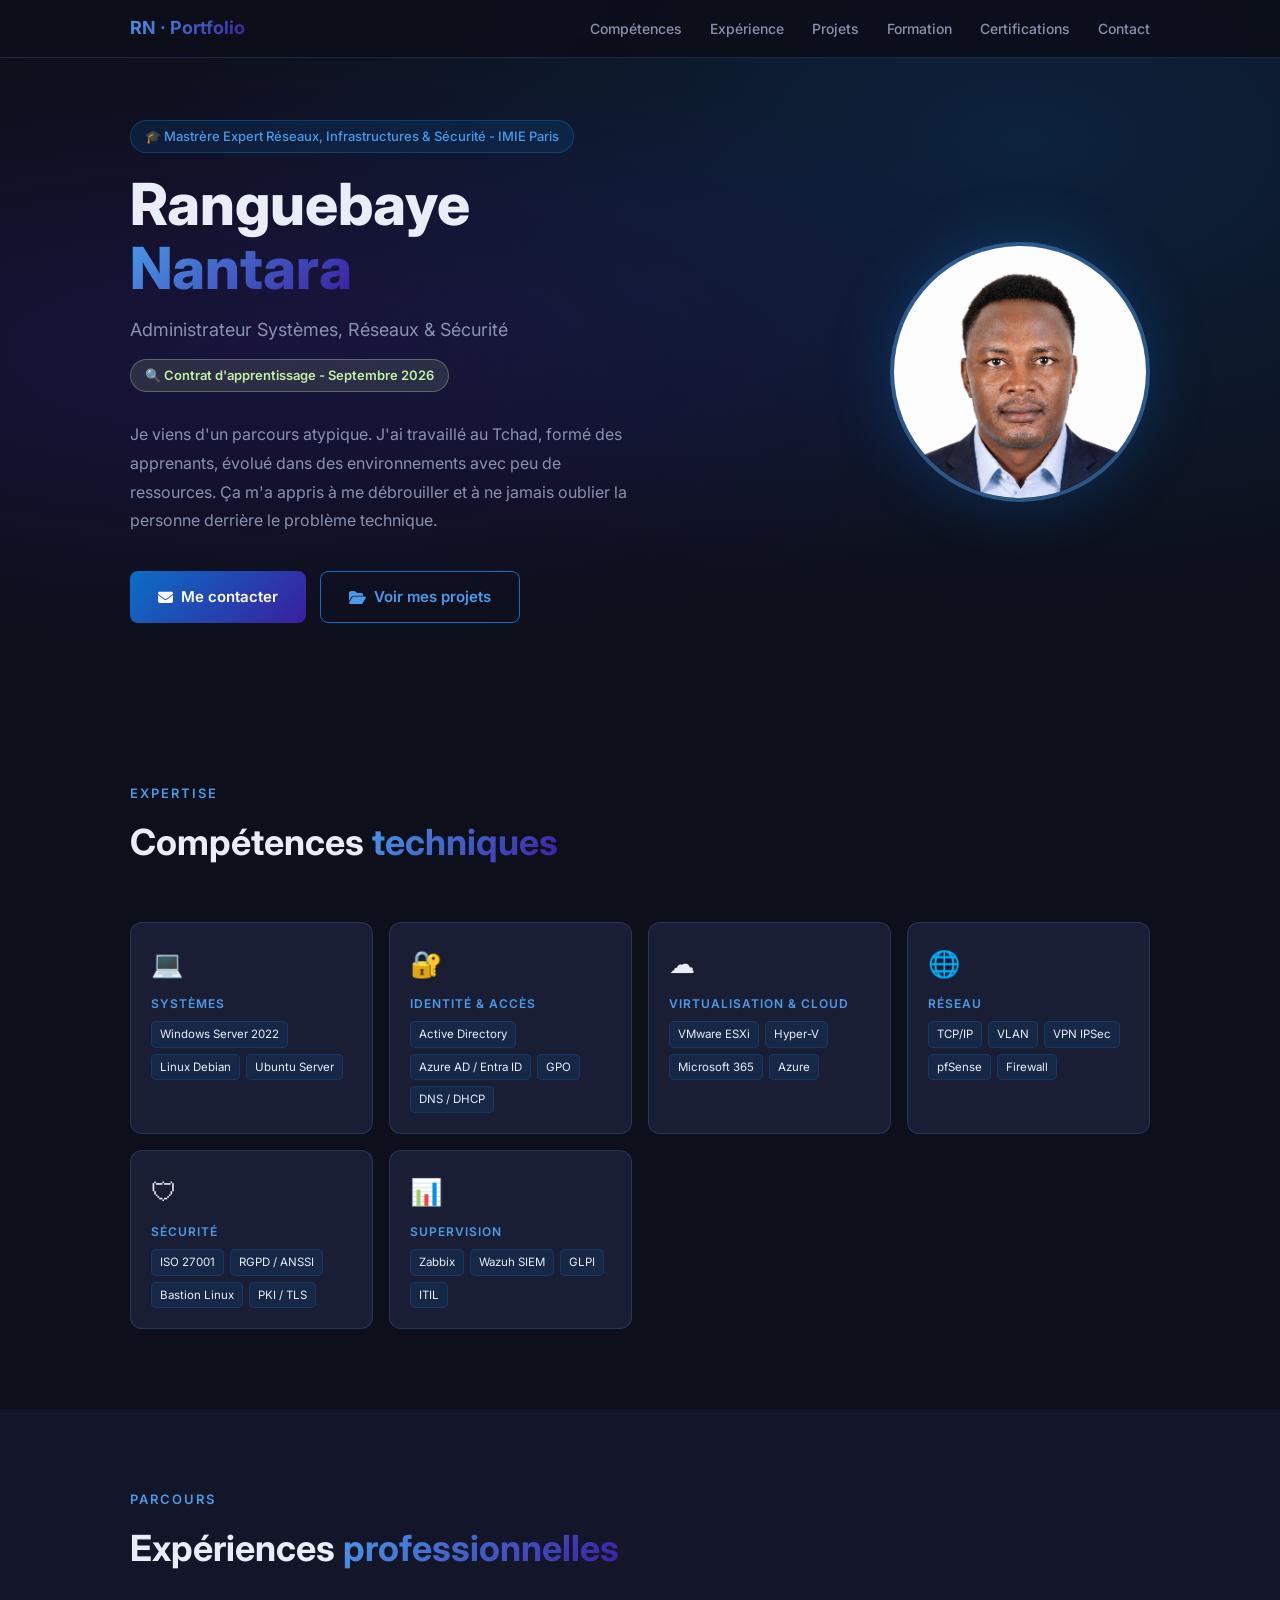
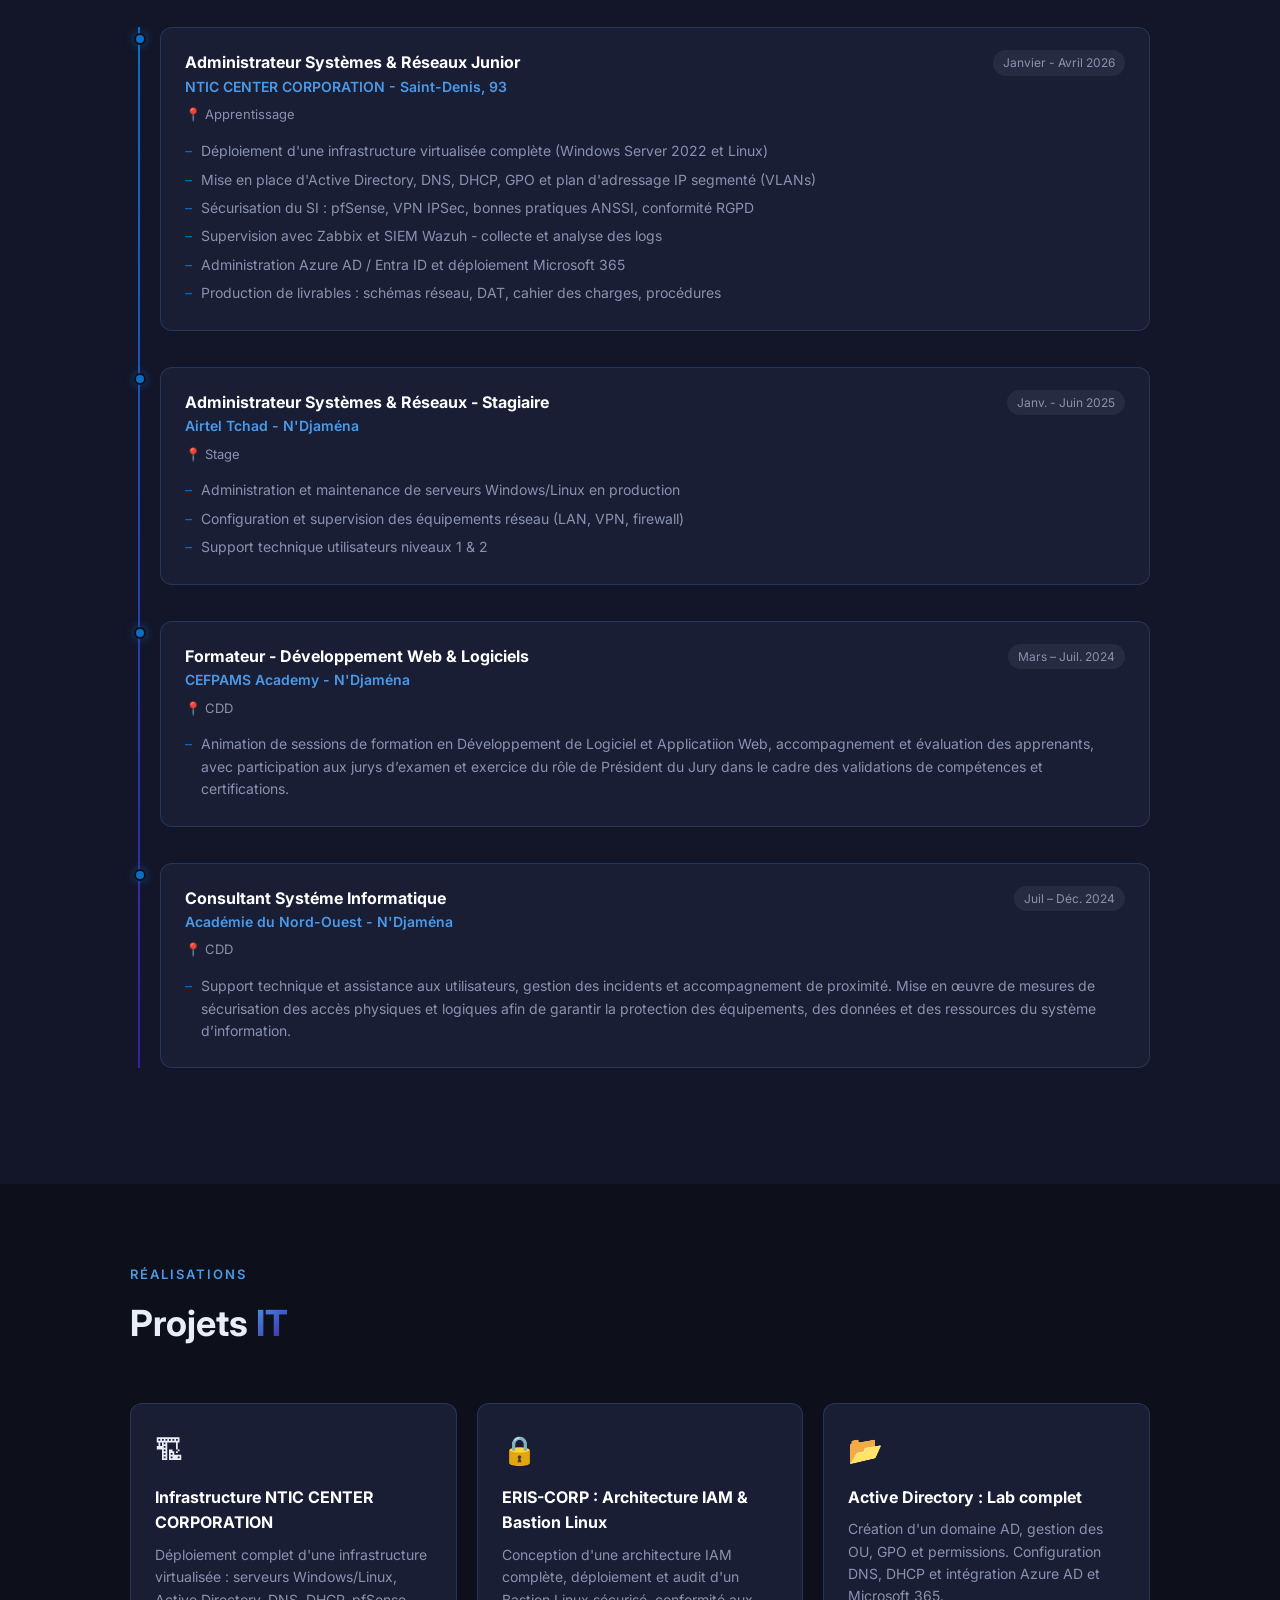
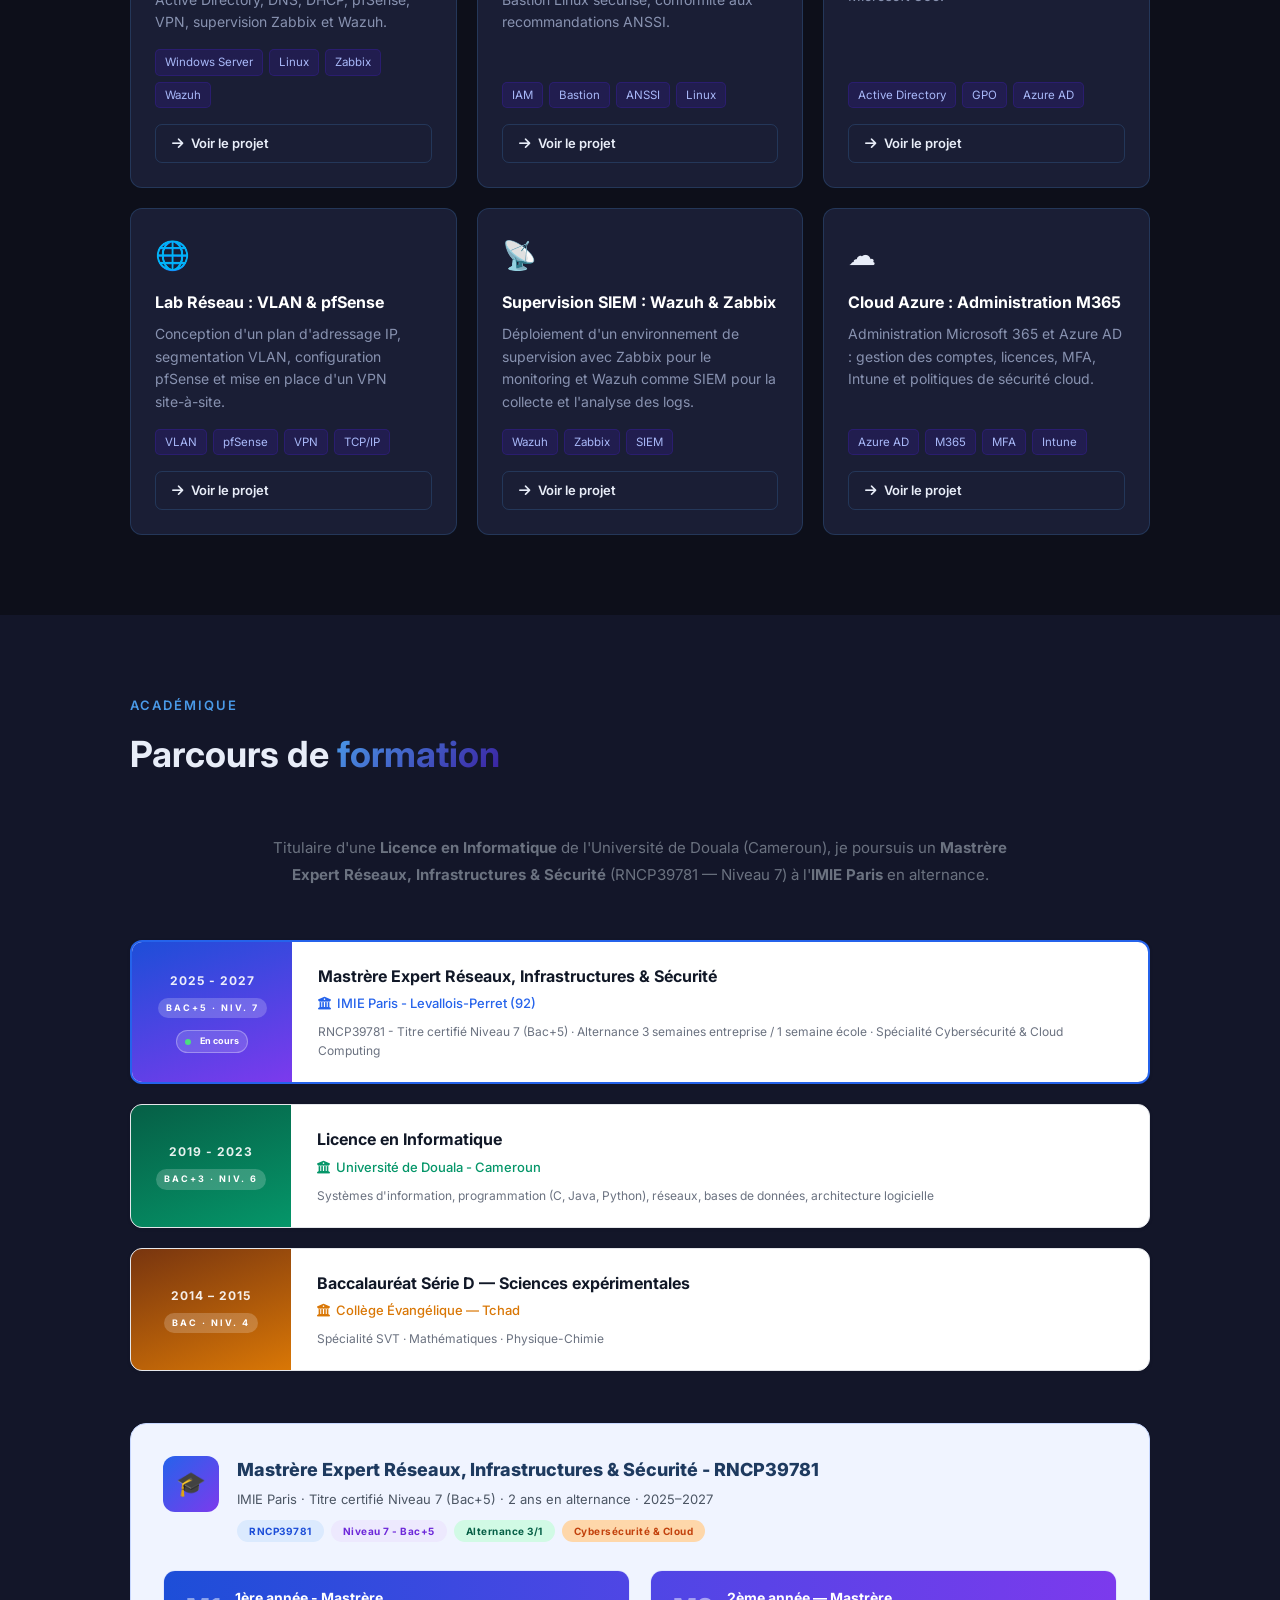
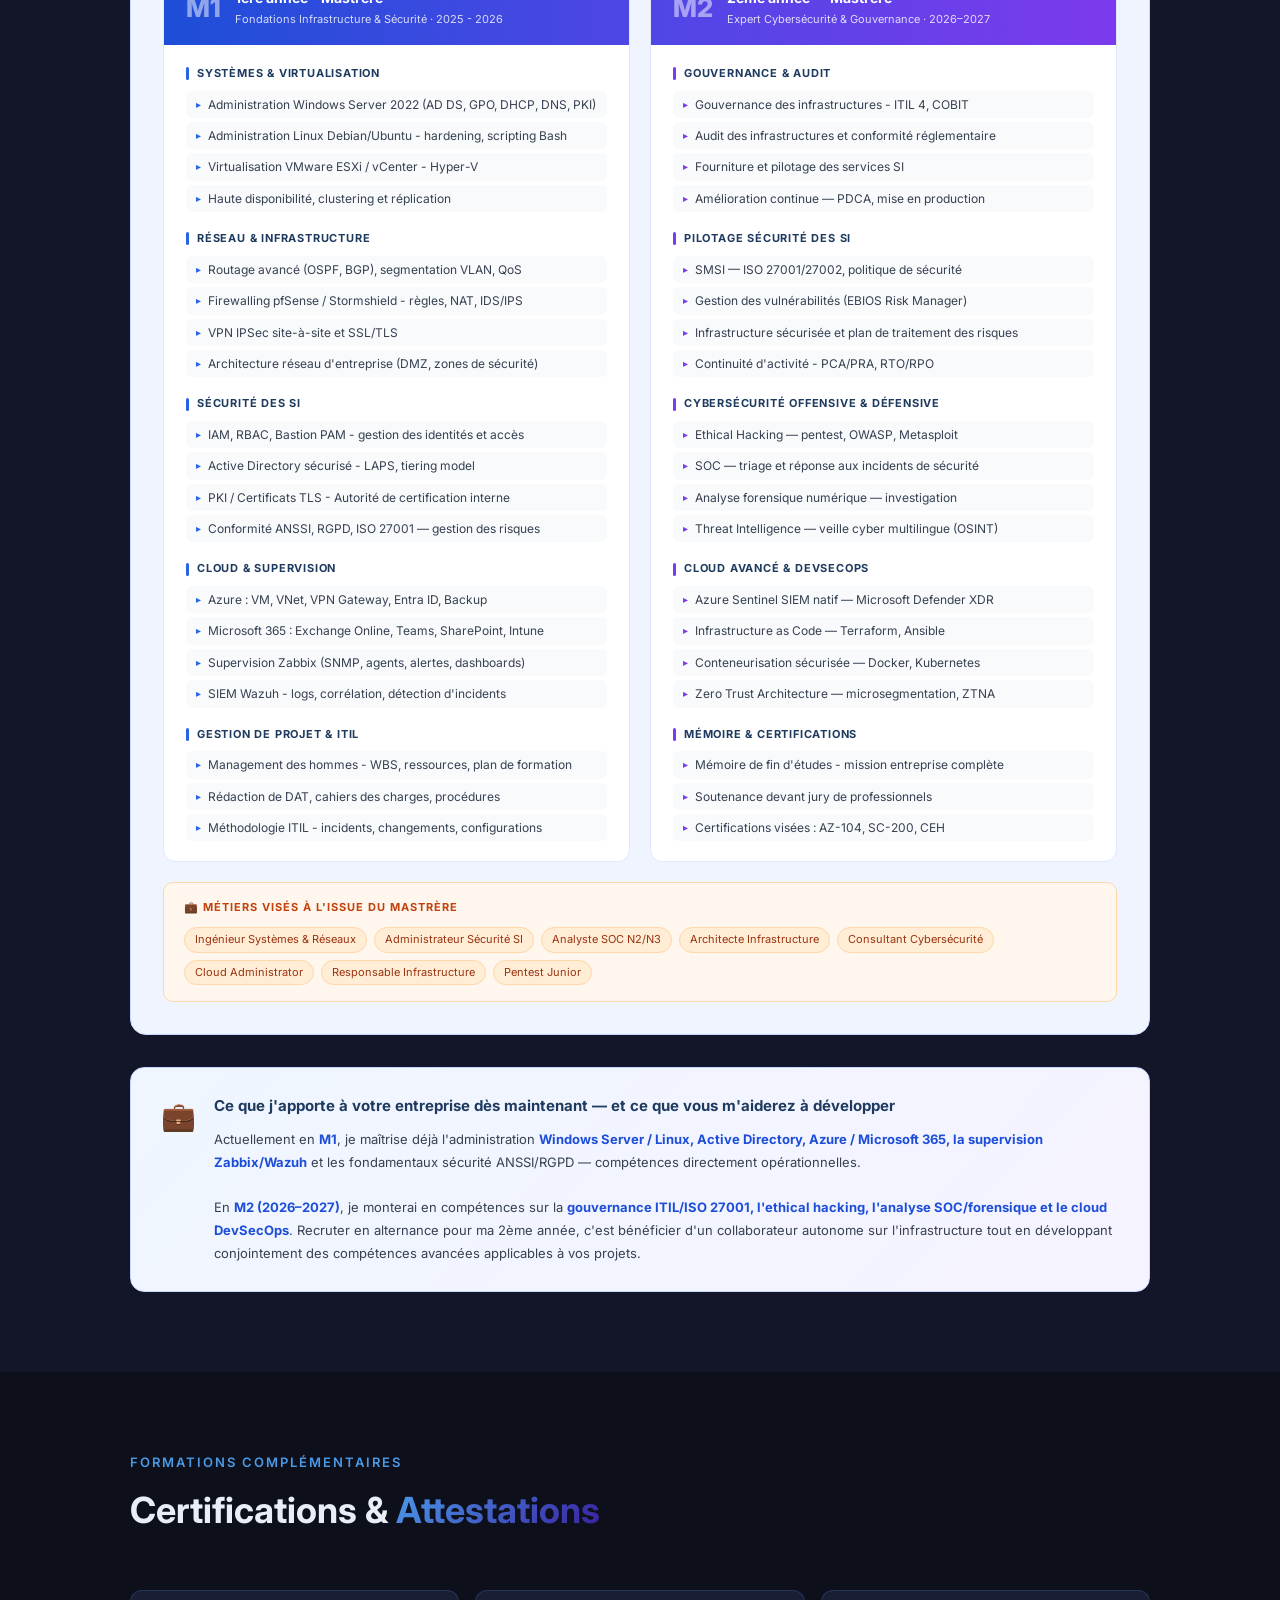
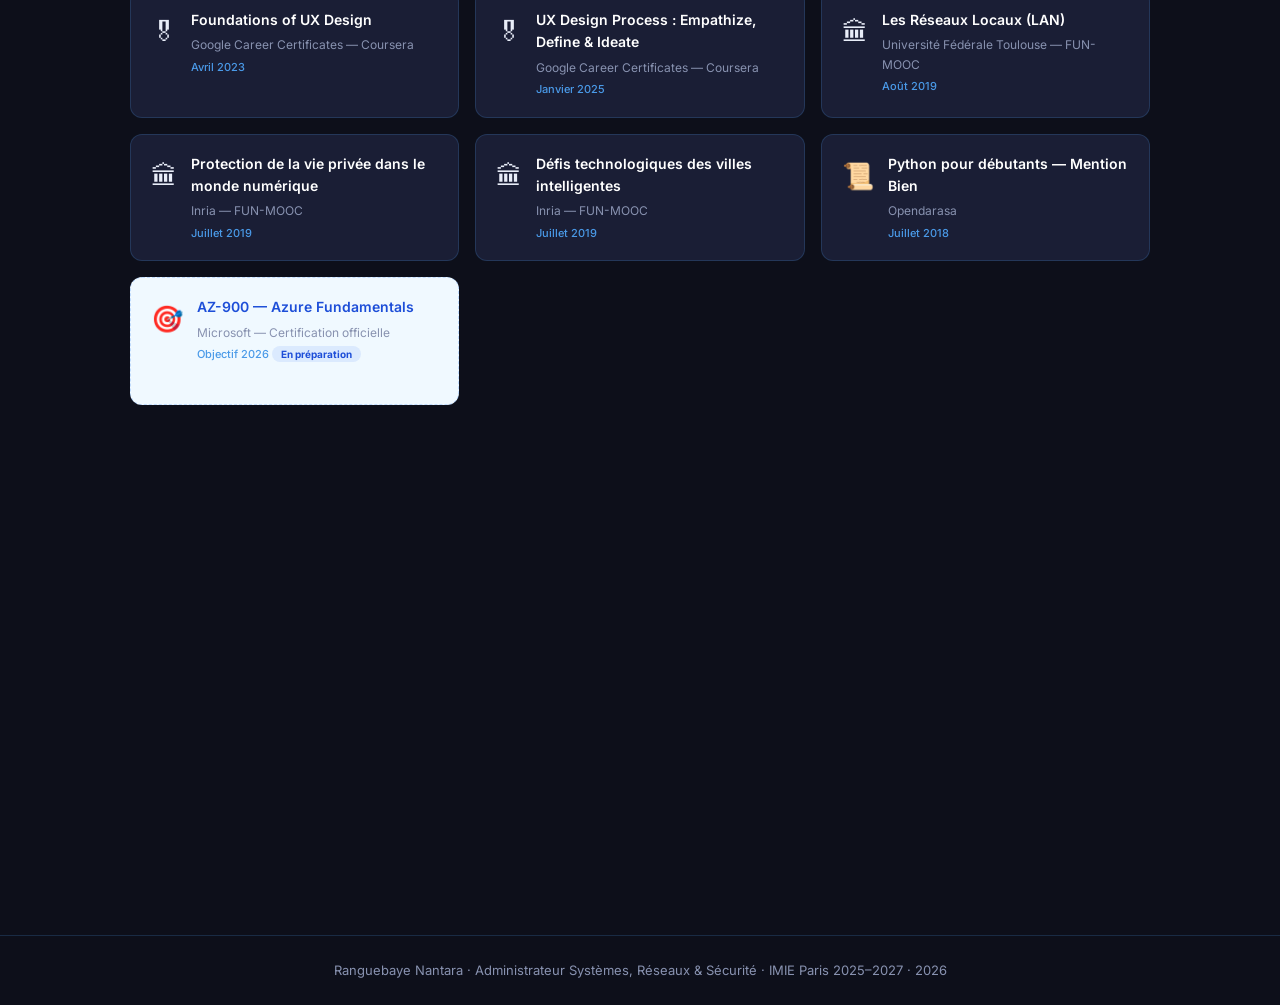
<file: index.html>
<!DOCTYPE html>
<html lang="fr">
<head>
  <meta charset="UTF-8" />
  <meta name="viewport" content="width=device-width, initial-scale=1.0"/>
  <title>Ranguebaye Nantara - Portfolio IT</title>
  <link href="https://fonts.googleapis.com/css2?family=Inter:wght@300;400;500;600;700;800&display=swap" rel="stylesheet"/>
  <link rel="stylesheet" href="https://cdnjs.cloudflare.com/ajax/libs/font-awesome/6.5.0/css/all.min.css"/>
  <link rel="stylesheet" href="assets/css/style.css"/>
  <style>
.formation-intro{font-size:15px;color:#6b7280;line-height:1.8;max-width:740px;margin:0 auto 52px;text-align:center}
.edu-timeline{display:flex;flex-direction:column;gap:20px;margin-bottom:52px}
.edu-item{display:grid;grid-template-columns:160px 1fr;background:#fff;border:1px solid #e5e7eb;border-radius:12px;overflow:hidden;box-shadow:0 1px 4px rgba(0,0,0,.05);transition:box-shadow .25s}
.edu-item:hover{box-shadow:0 6px 24px rgba(0,0,0,.1)}
.edu-left{background:linear-gradient(160deg,#1e3a5f 0%,#2563eb 100%);color:#fff;padding:24px 16px;display:flex;flex-direction:column;justify-content:center;align-items:center;text-align:center;gap:8px}
.edu-year{font-size:12px;font-weight:700;letter-spacing:1px;opacity:.9}
.edu-level-badge{font-size:9px;font-weight:700;letter-spacing:2px;background:rgba(255,255,255,.2);padding:3px 8px;border-radius:20px;text-transform:uppercase}
.edu-right{padding:22px 26px}
.edu-title{font-size:16px;font-weight:700;color:#111827;margin-bottom:4px}
.edu-school{font-size:13px;font-weight:500;color:#2563eb;margin-bottom:8px}
.edu-detail{font-size:12px;color:#6b7280;line-height:1.6}
.edu-current{border:2px solid #2563eb}
.edu-current .edu-left{background:linear-gradient(160deg,#1d4ed8 0%,#7c3aed 100%)}
.badge-enc{display:inline-flex;align-items:center;gap:5px;background:rgba(255,255,255,.15);border:1px solid rgba(255,255,255,.3);color:#fff;font-size:9px;font-weight:700;padding:3px 8px;border-radius:20px;margin-top:4px}
.dot-green{width:6px;height:6px;border-radius:50%;background:#4ade80;animation:pg 1.5s infinite;display:inline-block;margin-right:4px}
@keyframes pg{0%,100%{opacity:1}50%{opacity:.3}}
.rncp-block{background:#f0f4ff;border:1.5px solid #c7d7ff;border-radius:16px;padding:32px;margin-bottom:32px}
.rncp-header{display:flex;align-items:flex-start;gap:18px;margin-bottom:28px}
.rncp-logo{width:56px;height:56px;background:linear-gradient(135deg,#2563eb,#7c3aed);border-radius:12px;display:flex;align-items:center;justify-content:center;color:#fff;font-size:24px;flex-shrink:0}
.rncp-title{font-size:18px;font-weight:800;color:#1e3a5f;margin-bottom:4px}
.rncp-sub{font-size:13px;color:#4b5563;margin-bottom:10px}
.rncp-badges{display:flex;flex-wrap:wrap;gap:7px}
.rb{font-size:10px;font-weight:700;letter-spacing:.5px;padding:3px 12px;border-radius:20px}
.rb.b{background:#dbeafe;color:#1d4ed8}.rb.p{background:#ede9fe;color:#6d28d9}
.rb.g{background:#d1fae5;color:#065f46}.rb.o{background:#fed7aa;color:#c2410c}
.rncp-years{display:grid;grid-template-columns:1fr 1fr;gap:20px}
.yc{background:#fff;border:1px solid #e0e7ff;border-radius:12px;overflow:hidden}
.yh{background:linear-gradient(90deg,#1d4ed8,#4f46e5);color:#fff;padding:16px 22px;display:flex;align-items:center;gap:14px}
.yh.m2{background:linear-gradient(90deg,#4f46e5,#7c3aed)}
.yn{font-size:26px;font-weight:800;opacity:.5;line-height:1}
.yl{font-size:14px;font-weight:700}.ysl{font-size:11px;opacity:.8;margin-top:2px}
.yb{padding:20px 22px}
.mb{margin-bottom:18px}.mb:last-child{margin-bottom:0}
.mn{font-size:11px;font-weight:700;color:#1e3a5f;letter-spacing:.8px;text-transform:uppercase;margin-bottom:8px;display:flex;align-items:center;gap:8px}
.mn::before{content:'';width:3px;height:13px;background:#2563eb;border-radius:2px;flex-shrink:0}
.yc.m2 .mn::before{background:#7c3aed}
.mi{list-style:none;display:flex;flex-direction:column;gap:4px}
.mi li{font-size:12px;color:#374151;padding:5px 10px;background:#f8fafc;border-radius:6px;display:flex;align-items:flex-start;gap:7px;line-height:1.45}
.mi li::before{content:'\25B8';color:#2563eb;flex-shrink:0;margin-top:1px;font-size:10px}
.yc.m2 .mi li::before{color:#7c3aed}
.deb{margin-top:20px;background:#fff7ed;border:1px solid #fed7aa;border-radius:10px;padding:16px 20px}
.debt{font-size:11px;font-weight:700;color:#c2410c;letter-spacing:1px;text-transform:uppercase;margin-bottom:10px}
.debg{display:flex;flex-wrap:wrap;gap:7px}
.debtag{font-size:11px;background:#ffedd5;border:1px solid #fed7aa;color:#9a3412;padding:3px 10px;border-radius:20px}
.enote{background:linear-gradient(135deg,#eff6ff,#f5f3ff);border:1.5px solid #c7d7ff;border-radius:14px;padding:26px 30px;margin-top:28px;display:flex;gap:18px}
.enote-ico{font-size:28px;flex-shrink:0}
.enote-t{font-size:15px;font-weight:700;color:#1e3a5f;margin-bottom:10px}
.enote-b{font-size:13px;color:#374151;line-height:1.75}
.enote-b strong{color:#1d4ed8}
@media(max-width:768px){.edu-item{grid-template-columns:1fr}.rncp-years{grid-template-columns:1fr}.rncp-block{padding:18px}.enote{flex-direction:column}}
  </style>
</head>
<body>

<nav class="nav">
  <div class="container">
    <a href="index.html" class="nav-logo">RN · Portfolio</a>
    <ul class="nav-links">
      <li><a href="#competences">Compétences</a></li>
      <li><a href="#experience">Expérience</a></li>
      <li><a href="#projets">Projets</a></li>
      <li><a href="#formation">Formation</a></li>
      <li><a href="#certifications">Certifications</a></li>
      <li><a href="#contact">Contact</a></li>
    </ul>
    <div class="nav-burger" id="burger"><span></span><span></span><span></span></div>
  </div>
  <div class="nav-mobile" id="nav-mobile">
    <a href="#competences">Compétences</a><a href="#experience">Expérience</a>
    <a href="#projets">Projets</a><a href="#formation">Formation</a>
    <a href="#certifications">Certifications</a><a href="#contact">Contact</a>
  </div>
</nav>

<section class="hero" id="accueil">
  <div class="container">
    <div class="hero-content fade-in">
      <div class="hero-tag">🎓 Mastrère Expert Réseaux, Infrastructures & Sécurité - IMIE Paris</div>
      <h1>Ranguebaye<br><span class="gradient-text">Nantara</span></h1>
      <div class="hero-subtitle">Administrateur Systèmes, Réseaux & Sécurité</div>
      <div class="hero-badge">🔍 Contrat d'apprentissage - Septembre 2026</div>
      <p class="hero-desc">Je viens d'un parcours atypique. J'ai travaillé au Tchad, formé des apprenants, évolué dans des environnements avec peu de ressources. Ça m'a appris à me débrouiller et à ne jamais oublier la personne derrière le problème technique.</p>
      <div class="hero-btns">
        <a href="#contact" class="btn btn-primary"><i class="fa-solid fa-envelope"></i> Me contacter</a>
        <a href="#projets" class="btn btn-secondary"><i class="fa-solid fa-folder-open"></i> Voir mes projets</a>
      </div>
    </div>
    <div class="hero-photo fade-in"><img src="assets/img/photos.png" alt="Ranguebaye Nantara"/></div>
  </div>
</section>

<section id="competences" class="section-pad">
  <div class="container">
    <div class="section-label">Expertise</div>
    <h2 class="section-title">Compétences <span class="gradient-text">techniques</span></h2>
    <div class="skills-grid">
      <div class="card skill-card card-lift fade-in"><div class="skill-icon">💻</div><div class="skill-cat">Systèmes</div><div class="skill-tags"><span class="tag">Windows Server 2022</span><span class="tag">Linux Debian</span><span class="tag">Ubuntu Server</span></div></div>
      <div class="card skill-card card-lift fade-in"><div class="skill-icon">🔐</div><div class="skill-cat">Identité & Accès</div><div class="skill-tags"><span class="tag">Active Directory</span><span class="tag">Azure AD / Entra ID</span><span class="tag">GPO</span><span class="tag">DNS / DHCP</span></div></div>
      <div class="card skill-card card-lift fade-in"><div class="skill-icon">☁</div><div class="skill-cat">Virtualisation & Cloud</div><div class="skill-tags"><span class="tag">VMware ESXi</span><span class="tag">Hyper-V</span><span class="tag">Microsoft 365</span><span class="tag">Azure</span></div></div>
      <div class="card skill-card card-lift fade-in"><div class="skill-icon">🌐</div><div class="skill-cat">Réseau</div><div class="skill-tags"><span class="tag">TCP/IP</span><span class="tag">VLAN</span><span class="tag">VPN IPSec</span><span class="tag">pfSense</span><span class="tag">Firewall</span></div></div>
      <div class="card skill-card card-lift fade-in"><div class="skill-icon">🛡</div><div class="skill-cat">Sécurité</div><div class="skill-tags"><span class="tag">ISO 27001</span><span class="tag">RGPD / ANSSI</span><span class="tag">Bastion Linux</span><span class="tag">PKI / TLS</span></div></div>
      <div class="card skill-card card-lift fade-in"><div class="skill-icon">📊</div><div class="skill-cat">Supervision</div><div class="skill-tags"><span class="tag">Zabbix</span><span class="tag">Wazuh SIEM</span><span class="tag">GLPI</span><span class="tag">ITIL</span></div></div>
    </div>
  </div>
</section>

<div class="bg-alt">
<section id="experience" class="section-pad">
  <div class="container">
    <div class="section-label">Parcours</div>
    <h2 class="section-title">Expériences <span class="gradient-text">professionnelles</span></h2>
    <div class="timeline">

      <div class="timeline-item fade-in">
        <div class="timeline-dot"></div>
        <div class="card timeline-card">
          <div class="timeline-header">
            <div><div class="timeline-title">Administrateur Systèmes & Réseaux Junior</div><div class="timeline-company">NTIC CENTER CORPORATION - Saint-Denis, 93</div></div>
            <span class="timeline-date">Janvier - Avril 2026</span>
          </div>
          <div class="timeline-lieu">📍 Apprentissage</div>
          <ul class="timeline-list">
            <li>Déploiement d'une infrastructure virtualisée complète (Windows Server 2022 et Linux)</li>
            <li>Mise en place d'Active Directory, DNS, DHCP, GPO et plan d'adressage IP segmenté (VLANs)</li>
            <li>Sécurisation du SI : pfSense, VPN IPSec, bonnes pratiques ANSSI, conformité RGPD</li>
            <li>Supervision avec Zabbix et SIEM Wazuh - collecte et analyse des logs</li>
            <li>Administration Azure AD / Entra ID et déploiement Microsoft 365</li>
            <li>Production de livrables : schémas réseau, DAT, cahier des charges, procédures</li>
          </ul>
        </div>
      </div>

      <div class="timeline-item fade-in">
        <div class="timeline-dot"></div>
        <div class="card timeline-card">
          <div class="timeline-header">
            <div><div class="timeline-title">Administrateur Systèmes & Réseaux - Stagiaire</div><div class="timeline-company">Airtel Tchad - N'Djaména</div></div>
            <span class="timeline-date">Janv. - Juin 2025</span>
          </div>
          <div class="timeline-lieu">📍 Stage</div>
          <ul class="timeline-list">
            <li>Administration et maintenance de serveurs Windows/Linux en production</li>
            <li>Configuration et supervision des équipements réseau (LAN, VPN, firewall)</li>
            <li>Support technique utilisateurs niveaux 1 & 2</li>
          </ul>
        </div>
      </div>

      <div class="timeline-item fade-in">
        <div class="timeline-dot"></div>
        <div class="card timeline-card">
          <div class="timeline-header">
            <div><div class="timeline-title">Formateur - Développement Web & Logiciels</div><div class="timeline-company">CEFPAMS Academy - N'Djaména</div></div>
            <span class="timeline-date">Mars – Juil. 2024</span>
          </div>
          <div class="timeline-lieu">📍 CDD</div>
          <ul class="timeline-list">
            <li>Animation de sessions de formation en Développement de Logiciel et Applicatiion Web, accompagnement et évaluation des apprenants, avec participation aux jurys d’examen et exercice du rôle de Président du Jury dans le cadre des validations de compétences et certifications.</li>
           
          </ul>
        </div>
      </div>

      <div class="timeline-item fade-in">
        <div class="timeline-dot"></div>
        <div class="card timeline-card">
          <div class="timeline-header">
            <div><div class="timeline-title">Consultant Systéme Informatique</div><div class="timeline-company">Académie du Nord-Ouest - N'Djaména</div></div>
            <span class="timeline-date">Juil – Déc. 2024</span>
          </div>
          <div class="timeline-lieu">📍 CDD</div>
          <ul class="timeline-list">
            <li>Support technique et assistance aux utilisateurs, gestion des incidents et accompagnement de proximité. Mise en œuvre de mesures de sécurisation des accès physiques et logiques afin de garantir la protection des équipements, des données et des ressources du système d’information.
</li>
            
          </ul>
        </div>
      </div>

    </div>
  </div>
</section>
</div>

<section id="projets" class="section-pad">
  <div class="container">
    <div class="section-label">Réalisations</div>
    <h2 class="section-title">Projets <span class="gradient-text">IT</span></h2>
    <div class="projects-grid">
      <div class="card project-card card-lift fade-in"><div class="project-icon">🏗</div><div class="project-title">Infrastructure NTIC CENTER CORPORATION</div><p class="project-desc">Déploiement complet d'une infrastructure virtualisée : serveurs Windows/Linux, Active Directory, DNS, DHCP, pfSense, VPN, supervision Zabbix et Wazuh.</p><div class="project-tags"><span class="tag-purple">Windows Server</span><span class="tag-purple">Linux</span><span class="tag-purple">Zabbix</span><span class="tag-purple">Wazuh</span></div><a href="projets/infrastructure-ntic.html" class="btn btn-sm btn-outline"><i class="fa-solid fa-arrow-right"></i> Voir le projet</a></div>
      <div class="card project-card card-lift fade-in"><div class="project-icon">🔒</div><div class="project-title">ERIS-CORP : Architecture IAM & Bastion Linux</div><p class="project-desc">Conception d'une architecture IAM complète, déploiement et audit d'un Bastion Linux sécurisé, conformité aux recommandations ANSSI.</p><div class="project-tags"><span class="tag-purple">IAM</span><span class="tag-purple">Bastion</span><span class="tag-purple">ANSSI</span><span class="tag-purple">Linux</span></div><a href="projets/eris-corp-iam.html" class="btn btn-sm btn-outline"><i class="fa-solid fa-arrow-right"></i> Voir le projet</a></div>
      <div class="card project-card card-lift fade-in"><div class="project-icon">📂</div><div class="project-title">Active Directory : Lab complet</div><p class="project-desc">Création d'un domaine AD, gestion des OU, GPO et permissions. Configuration DNS, DHCP et intégration Azure AD et Microsoft 365.</p><div class="project-tags"><span class="tag-purple">Active Directory</span><span class="tag-purple">GPO</span><span class="tag-purple">Azure AD</span></div><a href="projets/active-directory-lab.html" class="btn btn-sm btn-outline"><i class="fa-solid fa-arrow-right"></i> Voir le projet</a></div>
      <div class="card project-card card-lift fade-in"><div class="project-icon">🌐</div><div class="project-title">Lab Réseau : VLAN & pfSense</div><p class="project-desc">Conception d'un plan d'adressage IP, segmentation VLAN, configuration pfSense et mise en place d'un VPN site-à-site.</p><div class="project-tags"><span class="tag-purple">VLAN</span><span class="tag-purple">pfSense</span><span class="tag-purple">VPN</span><span class="tag-purple">TCP/IP</span></div><a href="projets/reseau-vlan-pfsense.html" class="btn btn-sm btn-outline"><i class="fa-solid fa-arrow-right"></i> Voir le projet</a></div>
      <div class="card project-card card-lift fade-in"><div class="project-icon">📡</div><div class="project-title">Supervision SIEM : Wazuh & Zabbix</div><p class="project-desc">Déploiement d'un environnement de supervision avec Zabbix pour le monitoring et Wazuh comme SIEM pour la collecte et l'analyse des logs.</p><div class="project-tags"><span class="tag-purple">Wazuh</span><span class="tag-purple">Zabbix</span><span class="tag-purple">SIEM</span></div><a href="projets/wazuh-zabbix.html" class="btn btn-sm btn-outline"><i class="fa-solid fa-arrow-right"></i> Voir le projet</a></div>
      <div class="card project-card card-lift fade-in"><div class="project-icon">☁</div><div class="project-title">Cloud Azure : Administration M365</div><p class="project-desc">Administration Microsoft 365 et Azure AD : gestion des comptes, licences, MFA, Intune et politiques de sécurité cloud.</p><div class="project-tags"><span class="tag-purple">Azure AD</span><span class="tag-purple">M365</span><span class="tag-purple">MFA</span><span class="tag-purple">Intune</span></div><a href="projets/cloud-azure-m365.html" class="btn btn-sm btn-outline"><i class="fa-solid fa-arrow-right"></i> Voir le projet</a></div>
    </div>
  </div>
</section>

<div class="bg-alt">
<section id="formation" class="section-pad">
  <div class="container">
    <div class="section-label">Académique</div>
    <h2 class="section-title">Parcours de <span class="gradient-text">formation</span></h2>

    <p class="formation-intro">Titulaire d'une <strong>Licence en Informatique</strong> de l'Université de Douala (Cameroun), je poursuis un <strong>Mastrère Expert Réseaux, Infrastructures & Sécurité</strong> (RNCP39781 — Niveau 7) à l'<strong>IMIE Paris</strong> en alternance.</p>

    <div class="edu-timeline">

      <div class="edu-item edu-current fade-in">
        <div class="edu-left">
          <div class="edu-year">2025 - 2027</div>
          <div class="edu-level-badge">Bac+5 · Niv. 7</div>
          <span class="badge-enc"><span class="dot-green"></span>En cours</span>
        </div>
        <div class="edu-right">
          <div class="edu-title">Mastrère Expert Réseaux, Infrastructures & Sécurité</div>
          <div class="edu-school"><i class="fa-solid fa-building-columns" style="margin-right:6px"></i>IMIE Paris - Levallois-Perret (92)</div>
          <div class="edu-detail">RNCP39781 - Titre certifié Niveau 7 (Bac+5) · Alternance 3 semaines entreprise / 1 semaine école · Spécialité Cybersécurité & Cloud Computing</div>
        </div>
      </div>

      <div class="edu-item fade-in">
        <div class="edu-left" style="background:linear-gradient(160deg,#065f46 0%,#059669 100%)">
          <div class="edu-year">2019 - 2023</div>
          <div class="edu-level-badge">Bac+3 · Niv. 6</div>
        </div>
        <div class="edu-right">
          <div class="edu-title">Licence en Informatique</div>
          <div class="edu-school" style="color:#059669"><i class="fa-solid fa-building-columns" style="margin-right:6px"></i>Université de Douala - Cameroun</div>
          <div class="edu-detail">Systèmes d'information, programmation (C, Java, Python), réseaux, bases de données, architecture logicielle</div>
        </div>
      </div>

      <div class="edu-item fade-in">
        <div class="edu-left" style="background:linear-gradient(160deg,#78350f 0%,#d97706 100%)">
          <div class="edu-year">2014 – 2015</div>
          <div class="edu-level-badge">Bac · Niv. 4</div>
        </div>
        <div class="edu-right">
          <div class="edu-title">Baccalauréat Série D — Sciences expérimentales</div>
          <div class="edu-school" style="color:#d97706"><i class="fa-solid fa-building-columns" style="margin-right:6px"></i>Collège Évangélique — Tchad</div>
          <div class="edu-detail">Spécialité SVT · Mathématiques · Physique-Chimie</div>
        </div>
      </div>

    </div>

    <div class="rncp-block fade-in">
      <div class="rncp-header">
        <div class="rncp-logo">🎓</div>
        <div>
          <div class="rncp-title">Mastrère Expert Réseaux, Infrastructures & Sécurité - RNCP39781</div>
          <div class="rncp-sub">IMIE Paris · Titre certifié Niveau 7 (Bac+5) · 2 ans en alternance · 2025–2027</div>
          <div class="rncp-badges">
            <span class="rb b">RNCP39781</span>
            <span class="rb p">Niveau 7 - Bac+5</span>
            <span class="rb g">Alternance 3/1</span>
            <span class="rb o">Cybersécurité & Cloud</span>
          </div>
        </div>
      </div>

      <div class="rncp-years">

        <div class="yc">
          <div class="yh">
            <div class="yn">M1</div>
            <div><div class="yl">1ère année - Mastrère</div><div class="ysl">Fondations Infrastructure & Sécurité · 2025 - 2026</div></div>
          </div>
          <div class="yb">
            <div class="mb">
              <div class="mn">Systèmes & Virtualisation</div>
              <ul class="mi">
                <li>Administration Windows Server 2022 (AD DS, GPO, DHCP, DNS, PKI)</li>
                <li>Administration Linux Debian/Ubuntu - hardening, scripting Bash</li>
                <li>Virtualisation VMware ESXi / vCenter - Hyper-V</li>
                <li>Haute disponibilité, clustering et réplication</li>
              </ul>
            </div>
            <div class="mb">
              <div class="mn">Réseau & Infrastructure</div>
              <ul class="mi">
                <li>Routage avancé (OSPF, BGP), segmentation VLAN, QoS</li>
                <li>Firewalling pfSense / Stormshield - règles, NAT, IDS/IPS</li>
                <li>VPN IPSec site-à-site et SSL/TLS</li>
                <li>Architecture réseau d'entreprise (DMZ, zones de sécurité)</li>
              </ul>
            </div>
            <div class="mb">
              <div class="mn">Sécurité des SI</div>
              <ul class="mi">
                <li>IAM, RBAC, Bastion PAM - gestion des identités et accès</li>
                <li>Active Directory sécurisé - LAPS, tiering model</li>
                <li>PKI / Certificats TLS - Autorité de certification interne</li>
                <li>Conformité ANSSI, RGPD, ISO 27001 — gestion des risques</li>
              </ul>
            </div>
            <div class="mb">
              <div class="mn">Cloud & Supervision</div>
              <ul class="mi">
                <li>Azure : VM, VNet, VPN Gateway, Entra ID, Backup</li>
                <li>Microsoft 365 : Exchange Online, Teams, SharePoint, Intune</li>
                <li>Supervision Zabbix (SNMP, agents, alertes, dashboards)</li>
                <li>SIEM Wazuh - logs, corrélation, détection d'incidents</li>
              </ul>
            </div>
            <div class="mb">
              <div class="mn">Gestion de projet & ITIL</div>
              <ul class="mi">
                <li>Management des hommes - WBS, ressources, plan de formation</li>
                <li>Rédaction de DAT, cahiers des charges, procédures</li>
                <li>Méthodologie ITIL - incidents, changements, configurations</li>
              </ul>
            </div>
          </div>
        </div>

        <div class="yc m2">
          <div class="yh m2">
            <div class="yn">M2</div>
            <div><div class="yl">2ème année — Mastrère</div><div class="ysl">Expert Cybersécurité & Gouvernance · 2026–2027</div></div>
          </div>
          <div class="yb">
            <div class="mb">
              <div class="mn">Gouvernance & Audit</div>
              <ul class="mi">
                <li>Gouvernance des infrastructures - ITIL 4, COBIT</li>
                <li>Audit des infrastructures et conformité réglementaire</li>
                <li>Fourniture et pilotage des services SI</li>
                <li>Amélioration continue — PDCA, mise en production</li>
              </ul>
            </div>
            <div class="mb">
              <div class="mn">Pilotage Sécurité des SI</div>
              <ul class="mi">
                <li>SMSI — ISO 27001/27002, politique de sécurité</li>
                <li>Gestion des vulnérabilités (EBIOS Risk Manager)</li>
                <li>Infrastructure sécurisée et plan de traitement des risques</li>
                <li>Continuité d'activité - PCA/PRA, RTO/RPO</li>
              </ul>
            </div>
            <div class="mb">
              <div class="mn">Cybersécurité offensive & défensive</div>
              <ul class="mi">
                <li>Ethical Hacking — pentest, OWASP, Metasploit</li>
                <li>SOC — triage et réponse aux incidents de sécurité</li>
                <li>Analyse forensique numérique — investigation</li>
                <li>Threat Intelligence — veille cyber multilingue (OSINT)</li>
              </ul>
            </div>
            <div class="mb">
              <div class="mn">Cloud avancé & DevSecOps</div>
              <ul class="mi">
                <li>Azure Sentinel SIEM natif — Microsoft Defender XDR</li>
                <li>Infrastructure as Code — Terraform, Ansible</li>
                <li>Conteneurisation sécurisée — Docker, Kubernetes</li>
                <li>Zero Trust Architecture — microsegmentation, ZTNA</li>
              </ul>
            </div>
            <div class="mb">
              <div class="mn">Mémoire & Certifications</div>
              <ul class="mi">
                <li>Mémoire de fin d'études - mission entreprise complète</li>
                <li>Soutenance devant jury de professionnels</li>
                <li>Certifications visées : AZ-104, SC-200, CEH</li>
              </ul>
            </div>
          </div>
        </div>

      </div>

      <div class="deb" style="margin-top:20px">
        <div class="debt">💼 Métiers visés à l'issue du Mastrère</div>
        <div class="debg">
          <span class="debtag">Ingénieur Systèmes & Réseaux</span>
          <span class="debtag">Administrateur Sécurité SI</span>
          <span class="debtag">Analyste SOC N2/N3</span>
          <span class="debtag">Architecte Infrastructure</span>
          <span class="debtag">Consultant Cybersécurité</span>
          <span class="debtag">Cloud Administrator</span>
          <span class="debtag">Responsable Infrastructure</span>
          <span class="debtag">Pentest Junior</span>
        </div>
      </div>

    </div>

    <div class="enote fade-in">
      <div class="enote-ico">💼</div>
      <div>
        <div class="enote-t">Ce que j'apporte à votre entreprise dès maintenant — et ce que vous m'aiderez à développer</div>
        <div class="enote-b">
          Actuellement en <strong>M1</strong>, je maîtrise déjà l'administration <strong>Windows Server / Linux, Active Directory, Azure / Microsoft 365, la supervision Zabbix/Wazuh</strong> et les fondamentaux sécurité ANSSI/RGPD — compétences directement opérationnelles.<br><br>
          En <strong>M2 (2026–2027)</strong>, je monterai en compétences sur la <strong>gouvernance ITIL/ISO 27001, l'ethical hacking, l'analyse SOC/forensique et le cloud DevSecOps</strong>. Recruter en alternance pour ma 2ème année, c'est bénéficier d'un collaborateur autonome sur l'infrastructure tout en développant conjointement des compétences avancées applicables à vos projets.
        </div>
      </div>
    </div>

  </div>
</section>
</div>

<section id="certifications" class="section-pad">
  <div class="container">
    <div class="section-label">Formations complémentaires</div>
    <h2 class="section-title">Certifications & <span class="gradient-text">Attestations</span></h2>
    <div class="certs-grid">
      <div class="card cert-card fade-in"><div class="cert-icon">🎖</div><div><div class="cert-name">Foundations of UX Design</div><div class="cert-org">Google Career Certificates — Coursera</div><div class="cert-date">Avril 2023</div></div></div>
      <div class="card cert-card fade-in"><div class="cert-icon">🎖</div><div><div class="cert-name">UX Design Process : Empathize, Define & Ideate</div><div class="cert-org">Google Career Certificates — Coursera</div><div class="cert-date">Janvier 2025</div></div></div>
      <div class="card cert-card fade-in"><div class="cert-icon">🏛</div><div><div class="cert-name">Les Réseaux Locaux (LAN)</div><div class="cert-org">Université Fédérale Toulouse — FUN-MOOC</div><div class="cert-date">Août 2019</div></div></div>
      <div class="card cert-card fade-in"><div class="cert-icon">🏛</div><div><div class="cert-name">Protection de la vie privée dans le monde numérique</div><div class="cert-org">Inria — FUN-MOOC</div><div class="cert-date">Juillet 2019</div></div></div>
      <div class="card cert-card fade-in"><div class="cert-icon">🏛</div><div><div class="cert-name">Défis technologiques des villes intelligentes</div><div class="cert-org">Inria — FUN-MOOC</div><div class="cert-date">Juillet 2019</div></div></div>
      <div class="card cert-card fade-in"><div class="cert-icon">📜</div><div><div class="cert-name">Python pour débutants — Mention Bien</div><div class="cert-org">Opendarasa</div><div class="cert-date">Juillet 2018</div></div></div>
      <div class="card cert-card fade-in" style="border:1.5px dashed #bfdbfe;background:#f0f9ff"><div class="cert-icon">🎯</div><div><div class="cert-name" style="color:#1d4ed8">AZ-900 — Azure Fundamentals</div><div class="cert-org">Microsoft — Certification officielle</div><div class="cert-date">Objectif 2026  <span style="background:#dbeafe;color:#1d4ed8;font-size:10px;font-weight:700;padding:2px 9px;border-radius:12px">En préparation</span></div></div></div>
      <div class="card cert-card fade-in" style="border:1.5px dashed #bfdbfe;background:#f0f9ff"><div class="cert-icon">🎯</div><div><div class="cert-name" style="color:#1d4ed8">SC-900 — Security, Compliance & Identity</div><div class="cert-org">Microsoft — Certification officielle</div><div class="cert-date">Objectif 2026  <span style="background:#dbeafe;color:#1d4ed8;font-size:10px;font-weight:700;padding:2px 9px;border-radius:12px">En préparation</span></div></div></div>
    </div>
  </div>
</section>

<section id="contact" class="section-pad">
  <div class="container">
    <div class="contact-box fade-in">
      <h3>Travaillons ensemble</h3>
      <p>Je recherche un contrat d'apprentissage pour septembre 2026.<br>Rythme 3 semaines entreprise / 1 semaine école.</p>
      <div class="contact-links">
        <a href="mailto:rngnan@gmail.com" class="contact-link"><i class="fa-solid fa-envelope"></i> rngnan@gmail.com</a>
        <a href="mailto:nantara.ranguebaye@imie-paris.fr" class="contact-link"><i class="fa-solid fa-envelope"></i> Email IMIE</a>
        <a href="https://www.linkedin.com/in/ranguebaye-nantara-84957b2b6" target="_blank" class="contact-link"><i class="fa-brands fa-linkedin"></i> LinkedIn</a>
        <a href="https://github.com/Rang235" target="_blank" class="contact-link"><i class="fa-brands fa-github"></i> GitHub</a>
        <a href="tel:+33759293953" class="contact-link"><i class="fa-solid fa-phone"></i> +33 7 59 29 39 53</a>
      </div>
    </div>
  </div>
</section>

<footer>
  <p>Ranguebaye Nantara  ·  Administrateur Systèmes, Réseaux & Sécurité  ·  IMIE Paris 2025–2027  ·  <span id="year"></span></p>
</footer>
<script src="assets/js/main.js"></script>
</body>
</html>
</file>
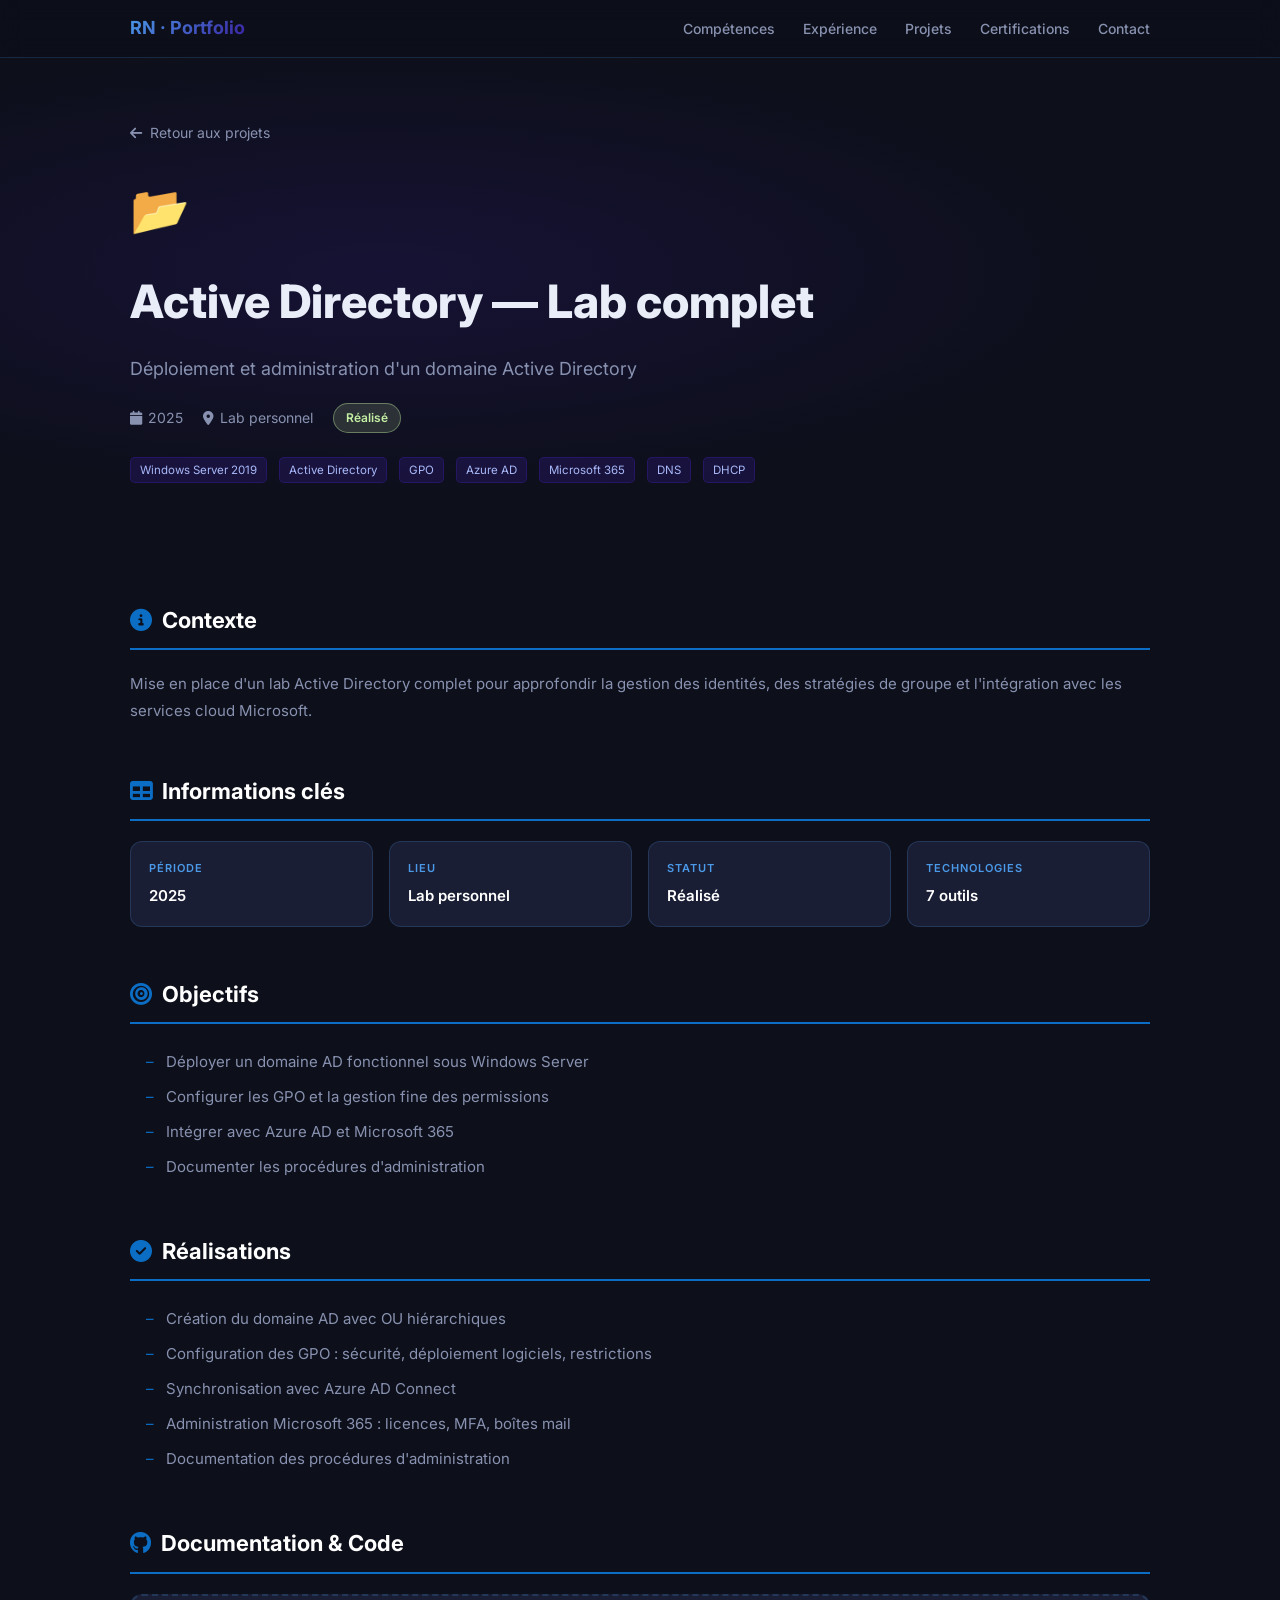
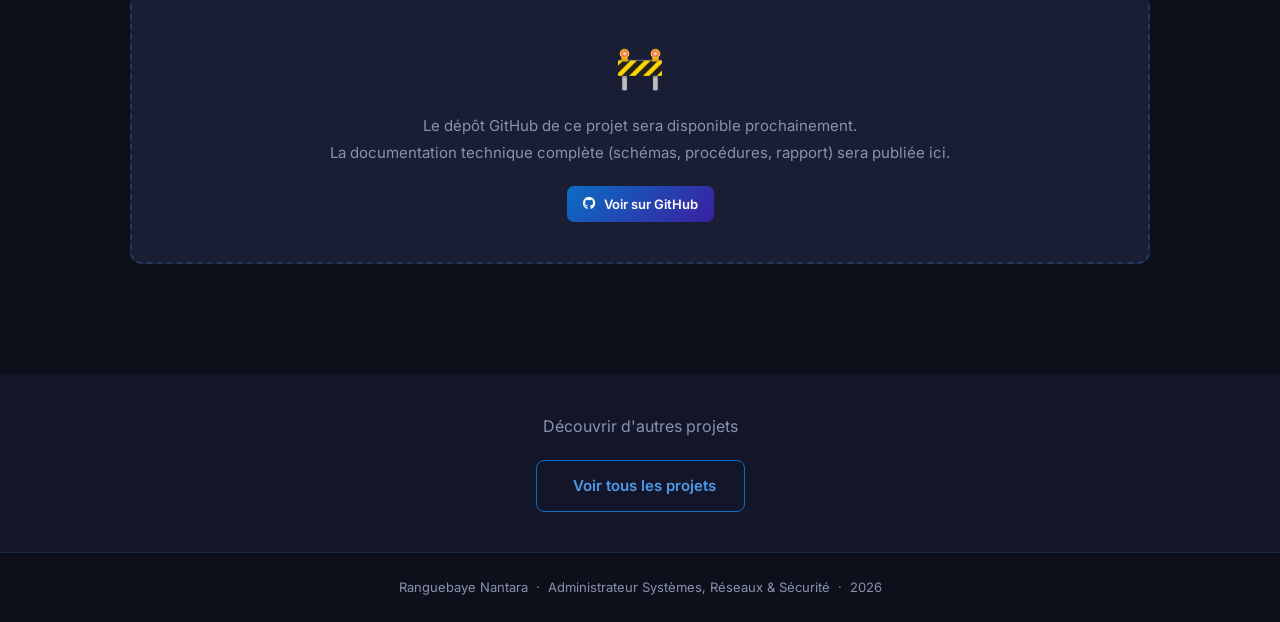
<file: projets/active-directory-lab.html>
<!DOCTYPE html>
<html lang="fr">
<head>
  <meta charset="UTF-8" />
  <meta name="viewport" content="width=device-width, initial-scale=1.0"/>
  <title>Active Directory — Lab complet — Ranguebaye Nantara</title>
  <link href="https://fonts.googleapis.com/css2?family=Inter:wght@300;400;500;600;700;800&display=swap" rel="stylesheet"/>
  <link rel="stylesheet" href="https://cdnjs.cloudflare.com/ajax/libs/font-awesome/6.5.0/css/all.min.css"/>
  <link rel="stylesheet" href="../assets/css/style.css"/>
</head>
<body>

<!-- ══ NAV ══════════════════════════════════════ -->
<nav class="nav">
  <div class="container">
    <a href="../index.html" class="nav-logo">RN · Portfolio</a>
    <ul class="nav-links">
      <li><a href="../index.html#competences">Compétences</a></li>
      <li><a href="../index.html#experience">Expérience</a></li>
      <li><a href="../index.html#projets">Projets</a></li>
      <li><a href="../index.html#certifications">Certifications</a></li>
      <li><a href="../index.html#contact">Contact</a></li>
    </ul>
    <div class="nav-burger" id="burger"><span></span><span></span><span></span></div>
  </div>
  <div class="nav-mobile" id="nav-mobile">
    <a href="../index.html#competences">Compétences</a>
    <a href="../index.html#experience">Expérience</a>
    <a href="../index.html#projets">Projets</a>
    <a href="../index.html#certifications">Certifications</a>
    <a href="../index.html#contact">Contact</a>
  </div>
</nav>

<!-- ══ HERO PROJET ═══════════════════════════════ -->
<section class="project-hero">
  <div class="container">
    <a href="../index.html#projets" class="project-back fade-in">
      <i class="fa-solid fa-arrow-left"></i> Retour aux projets
    </a>
    <div class="fade-in">
      <div style="font-size:48px;margin-bottom:16px;">📂</div>
      <h1>Active Directory — Lab complet</h1>
      <p style="font-size:18px;color:var(--muted);margin-bottom:20px;">Déploiement et administration d'un domaine Active Directory</p>
      <div class="project-hero-meta">
        <span class="meta-item"><i class="fa-solid fa-calendar"></i> 2025</span>
        <span class="meta-item"><i class="fa-solid fa-location-dot"></i> Lab personnel</span>
        <span class="status-badge status-done">Réalisé</span>
      </div>
      <div style="display:flex;gap:12px;flex-wrap:wrap;margin-top:20px;">
        <span class="tag-purple">Windows Server 2019</span><span class="tag-purple">Active Directory</span><span class="tag-purple">GPO</span><span class="tag-purple">Azure AD</span><span class="tag-purple">Microsoft 365</span><span class="tag-purple">DNS</span><span class="tag-purple">DHCP</span>
      </div>
    </div>
  </div>
</section>

<!-- ══ CONTENU ═══════════════════════════════════ -->
<section class="project-content">
  <div class="container">

    <!-- Contexte -->
    <div class="content-section fade-in">
      <h2><i class="fa-solid fa-circle-info" style="color:var(--imie-blue);margin-right:10px;"></i>Contexte</h2>
      <p>Mise en place d'un lab Active Directory complet pour approfondir la gestion des identités, des stratégies de groupe et l'intégration avec les services cloud Microsoft.</p>
    </div>

    <!-- Informations clés -->
    <div class="content-section fade-in">
      <h2><i class="fa-solid fa-table" style="color:var(--imie-blue);margin-right:10px;"></i>Informations clés</h2>
      <div class="info-grid">
        <div class="info-card"><div class="info-label">Période</div><div class="info-value">2025</div></div>
        <div class="info-card"><div class="info-label">Lieu</div><div class="info-value">Lab personnel</div></div>
        <div class="info-card"><div class="info-label">Statut</div><div class="info-value">Réalisé</div></div>
        <div class="info-card"><div class="info-label">Technologies</div><div class="info-value">7 outils</div></div>
      </div>
    </div>

    <!-- Objectifs -->
    <div class="content-section fade-in">
      <h2><i class="fa-solid fa-bullseye" style="color:var(--imie-blue);margin-right:10px;"></i>Objectifs</h2>
      <ul><li>Déployer un domaine AD fonctionnel sous Windows Server</li><li>Configurer les GPO et la gestion fine des permissions</li><li>Intégrer avec Azure AD et Microsoft 365</li><li>Documenter les procédures d'administration</li></ul>
    </div>

    <!-- Réalisations -->
    <div class="content-section fade-in">
      <h2><i class="fa-solid fa-check-circle" style="color:var(--imie-blue);margin-right:10px;"></i>Réalisations</h2>
      <ul><li>Création du domaine AD avec OU hiérarchiques</li><li>Configuration des GPO : sécurité, déploiement logiciels, restrictions</li><li>Synchronisation avec Azure AD Connect</li><li>Administration Microsoft 365 : licences, MFA, boîtes mail</li><li>Documentation des procédures d'administration</li></ul>
    </div>

    <!-- Documentation -->
    <div class="content-section fade-in">
      <h2><i class="fa-brands fa-github" style="color:var(--imie-blue);margin-right:10px;"></i>Documentation & Code</h2>
      <div class="coming-soon-box">
        <div style="font-size:40px;">🚧</div>
        <p>Le dépôt GitHub de ce projet sera disponible prochainement.<br>La documentation technique complète (schémas, procédures, rapport) sera publiée ici.</p>
        <a href="#" class="btn btn-primary btn-sm" style="margin-top:20px;display:inline-flex;" style="opacity:0.5;pointer-events:none;">
          <i class="fa-brands fa-github"></i> Voir sur GitHub
        </a>
      </div>
    </div>

  </div>
</section>

<!-- ══ NAVIGATION PROJETS ════════════════════════ -->
<div class="bg-alt" style="padding:40px 0;">
  <div class="container" style="text-align:center;">
    <p style="color:var(--muted);margin-bottom:20px;">Découvrir d'autres projets</p>
    <a href="../index.html#projets" class="btn btn-secondary"><i class="fa-solid fa-grid-2"></i> Voir tous les projets</a>
  </div>
</div>

<!-- ══ FOOTER ════════════════════════════════════ -->
<footer>
  <p>Ranguebaye Nantara &nbsp;·&nbsp; Administrateur Systèmes, Réseaux & Sécurité &nbsp;·&nbsp; <span id="year"></span></p>
</footer>

<script src="../assets/js/main.js"></script>
</body>
</html>
</file>
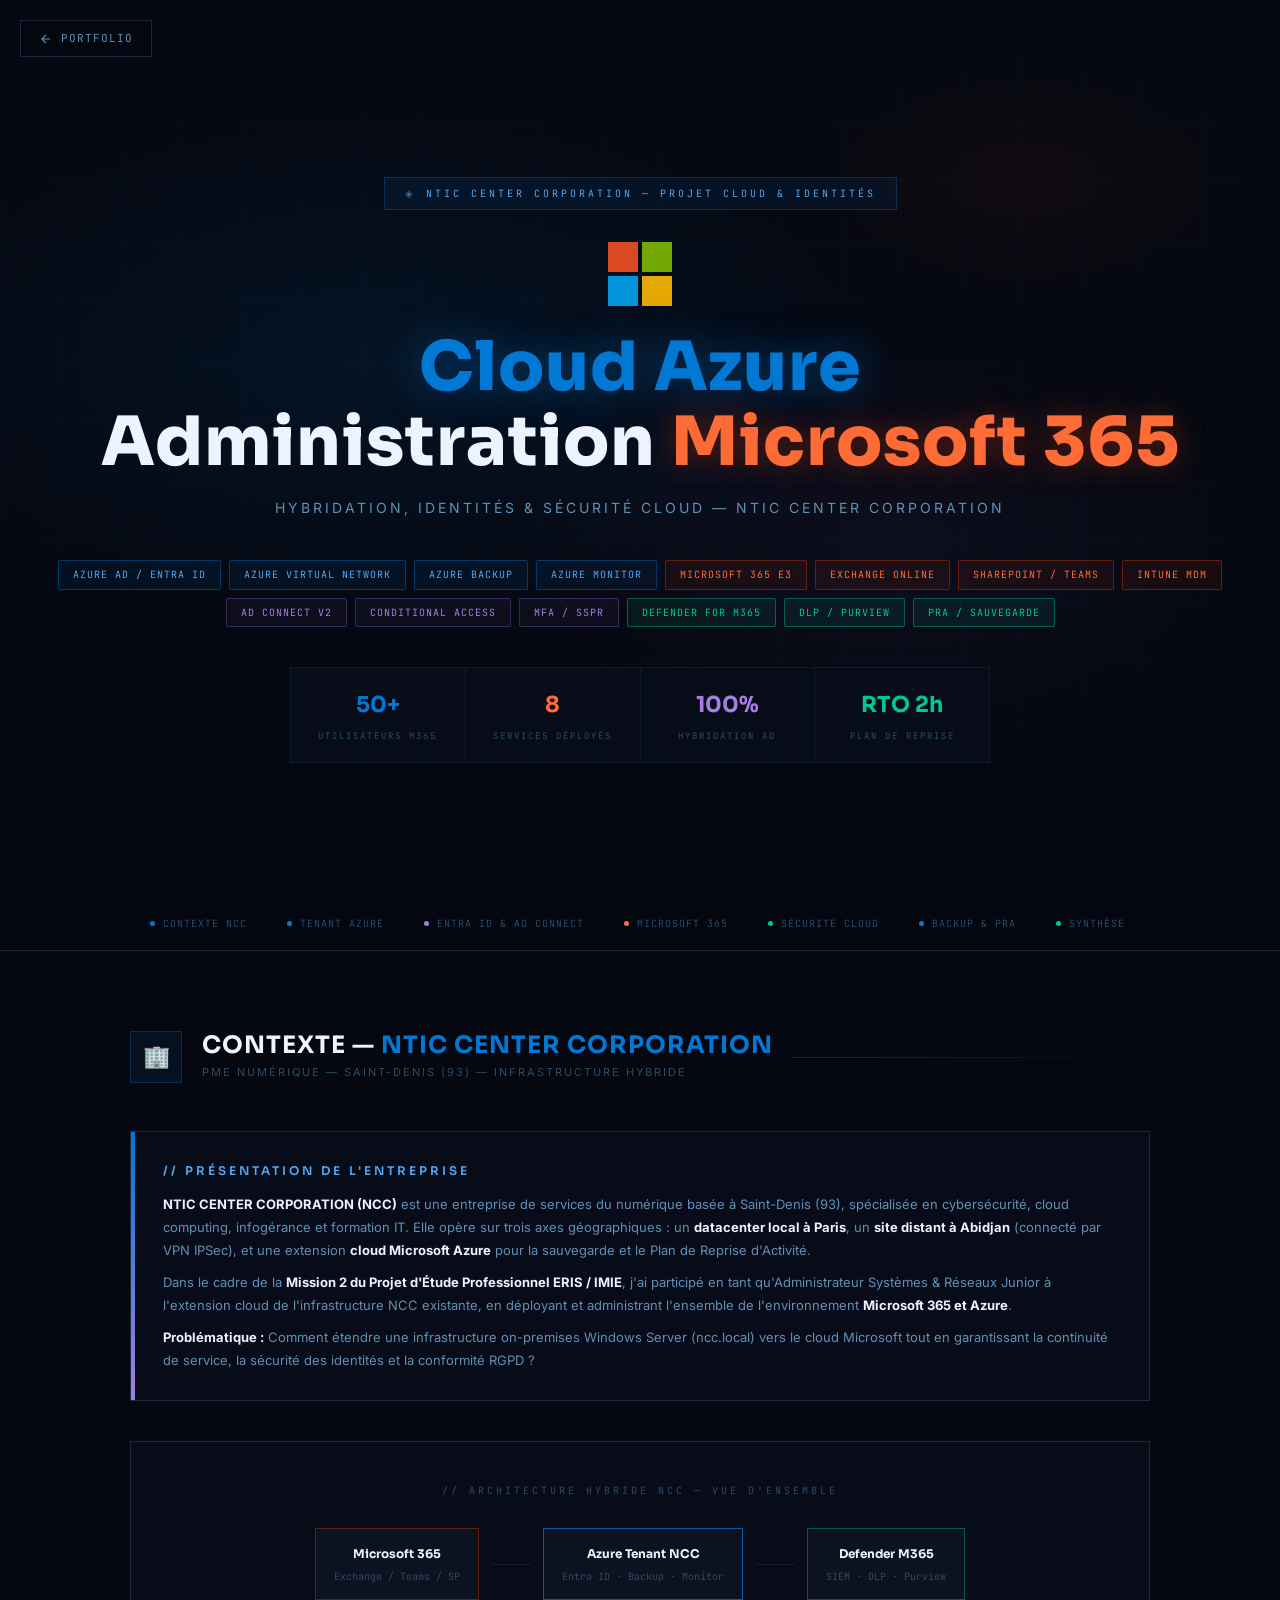
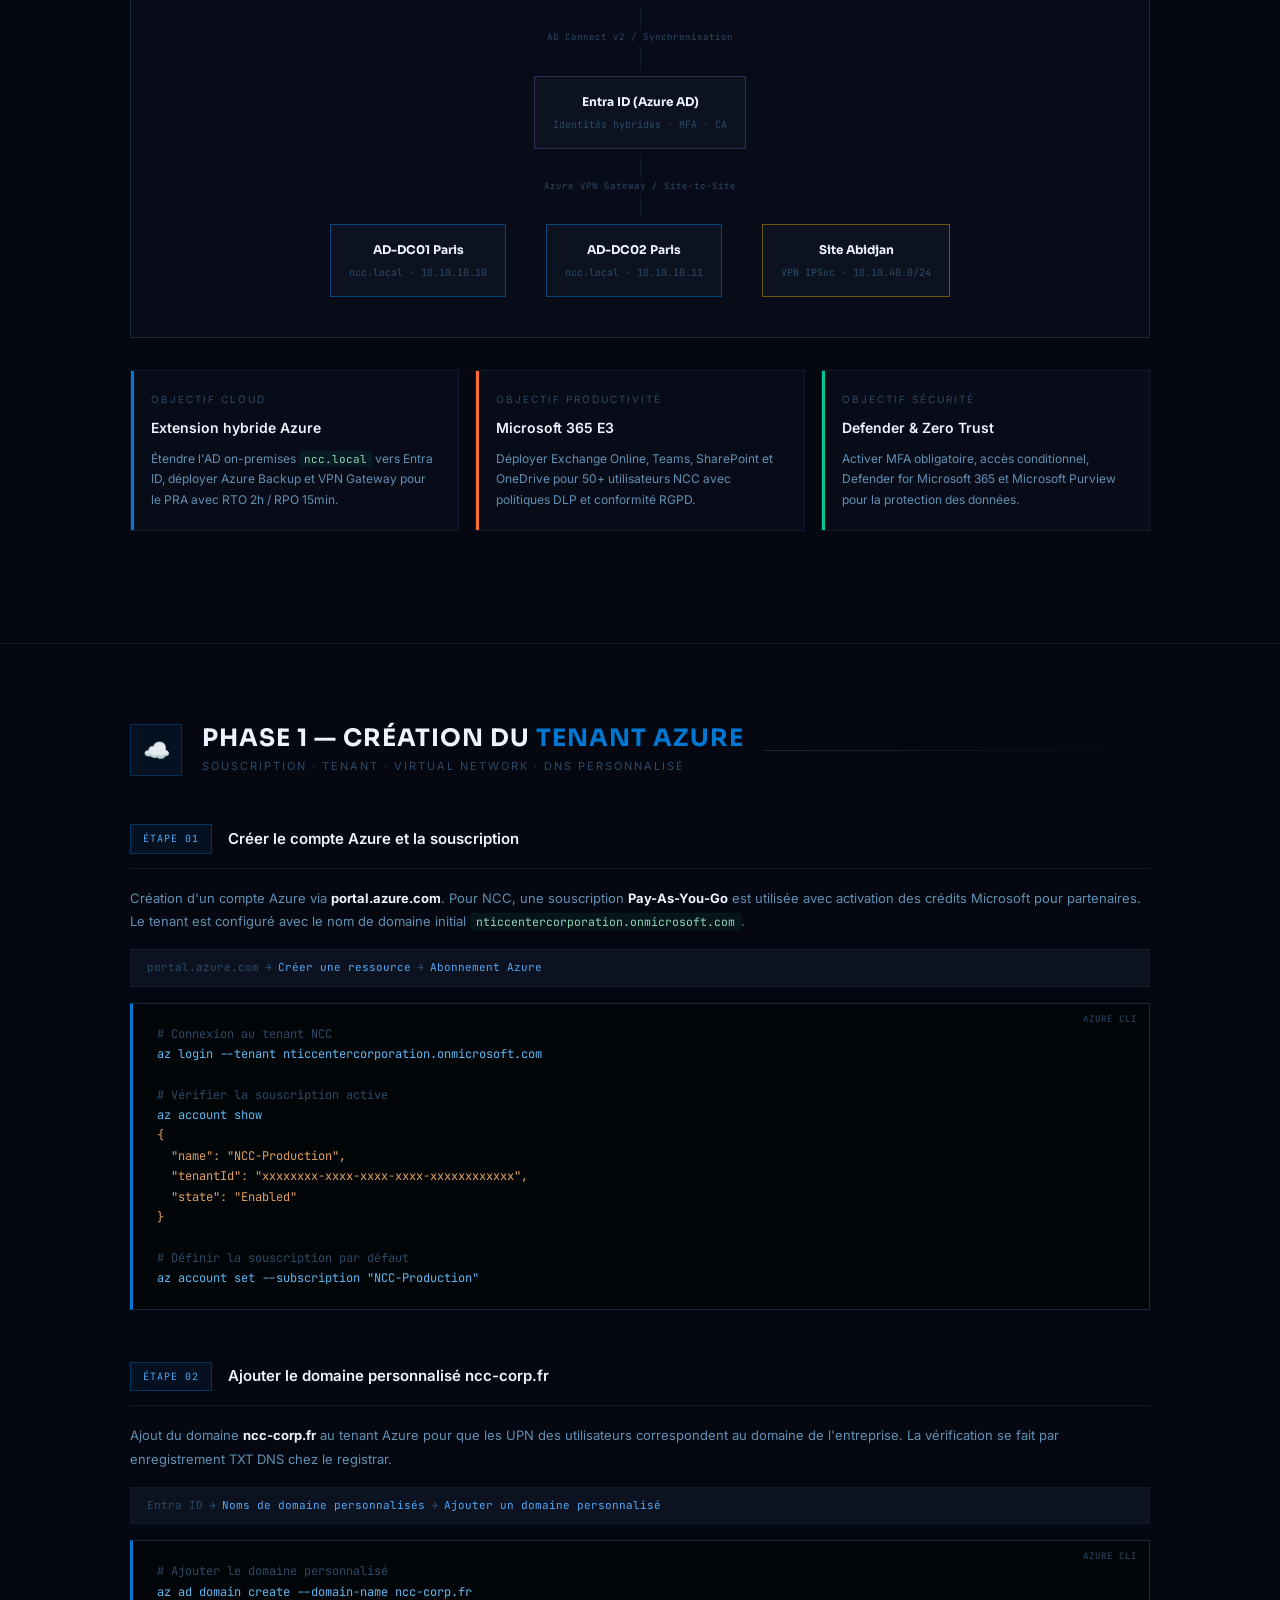
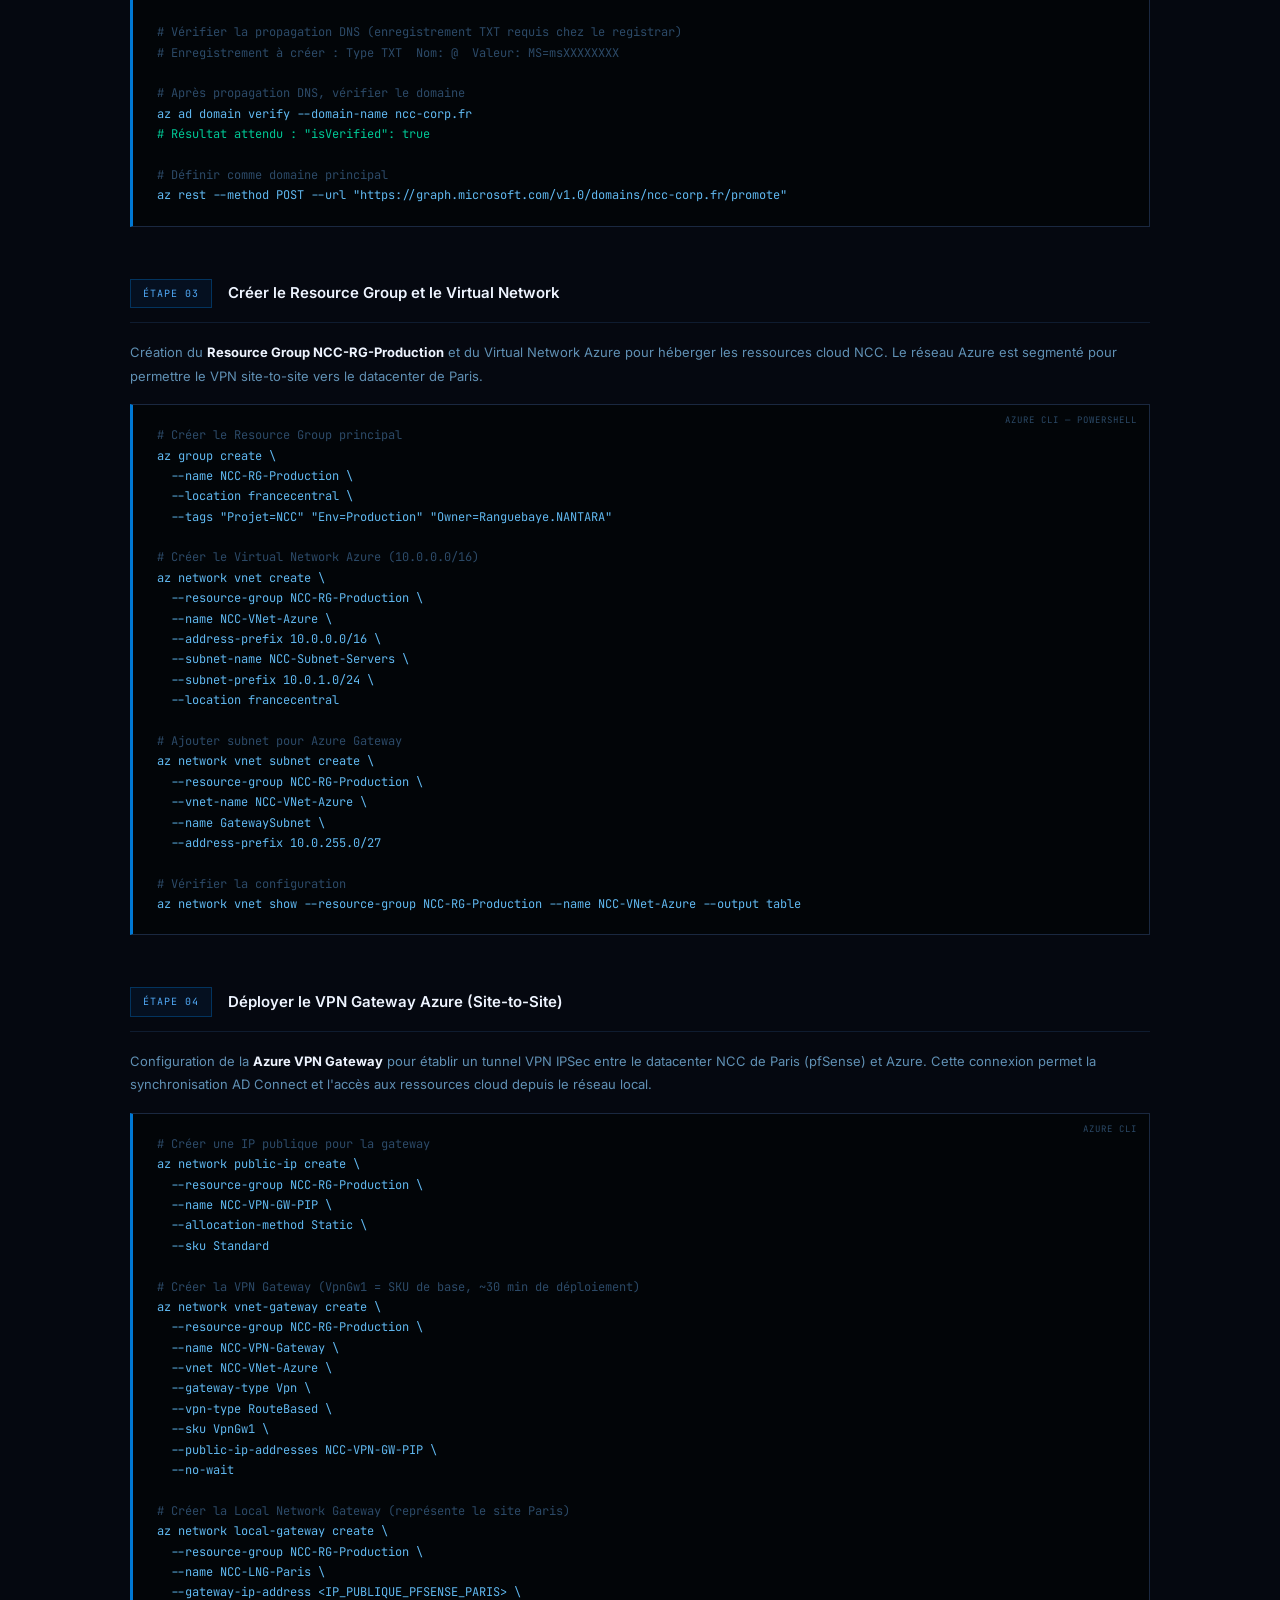
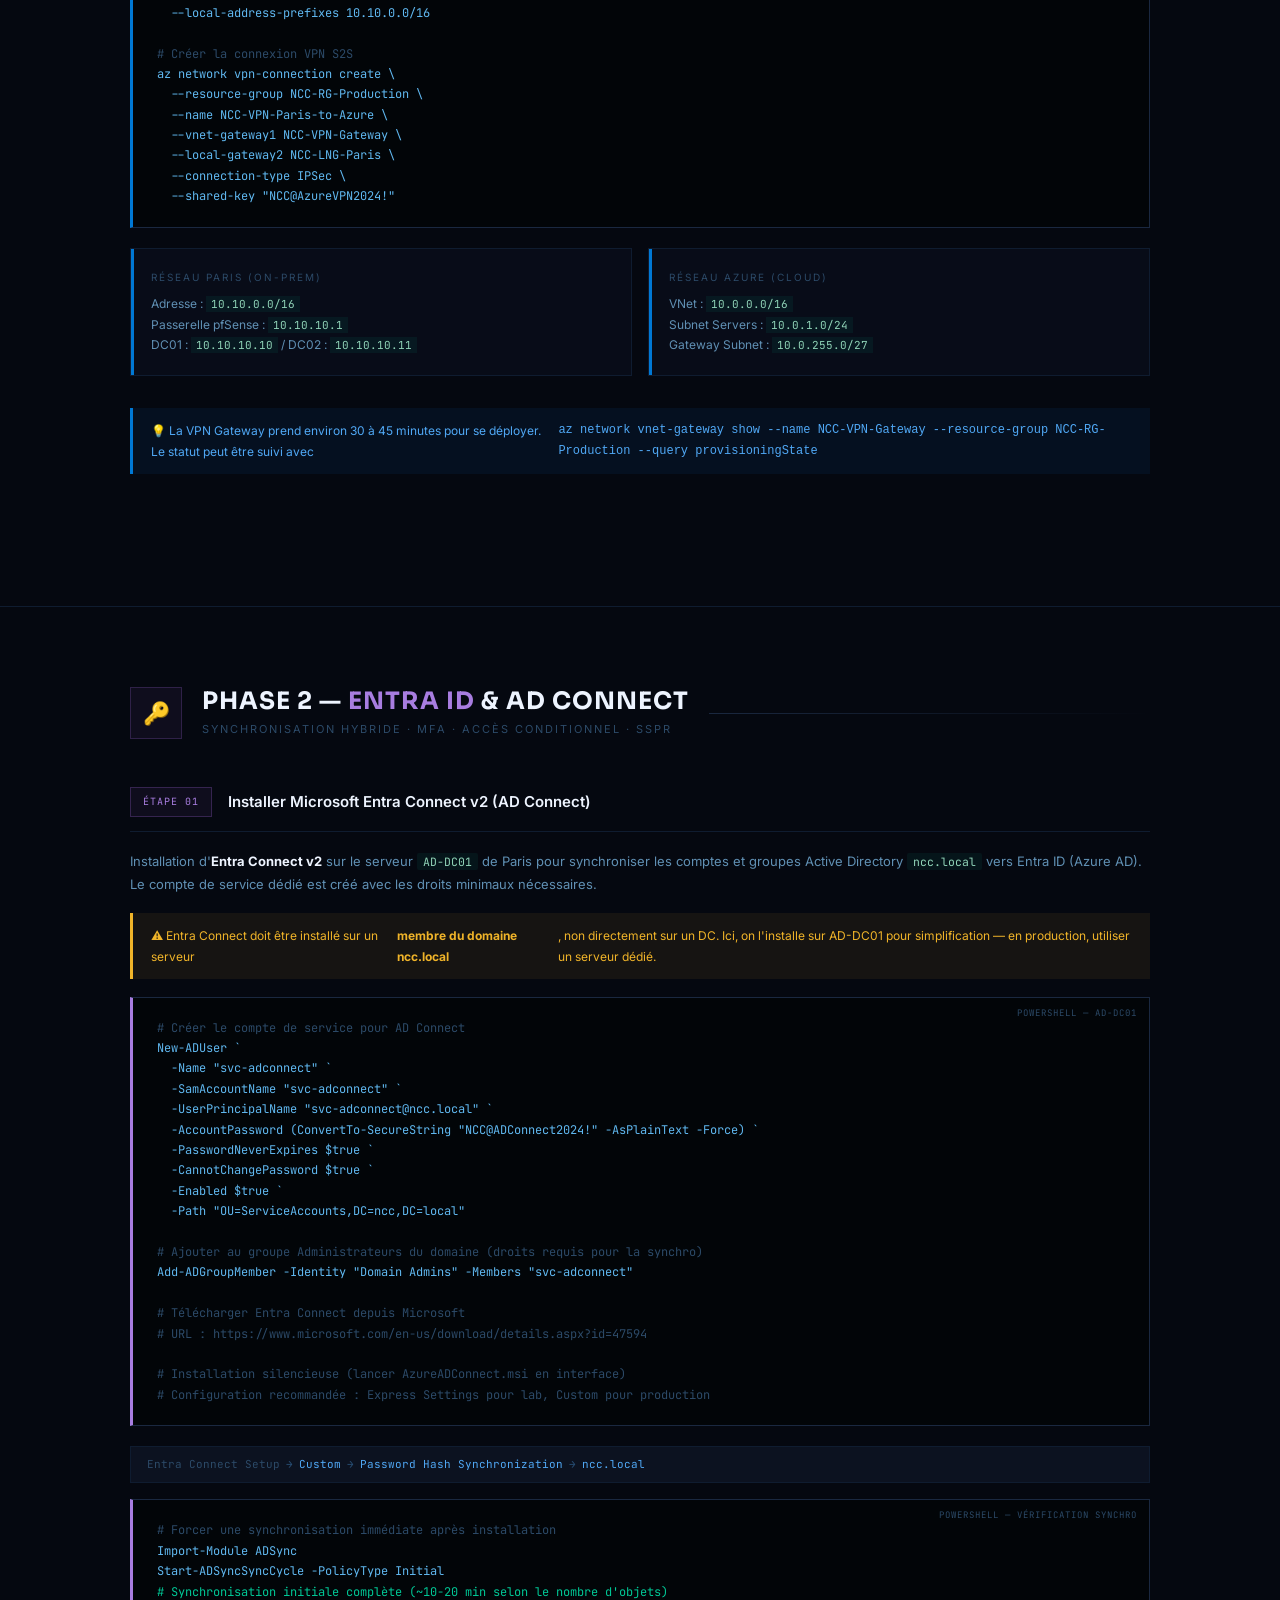
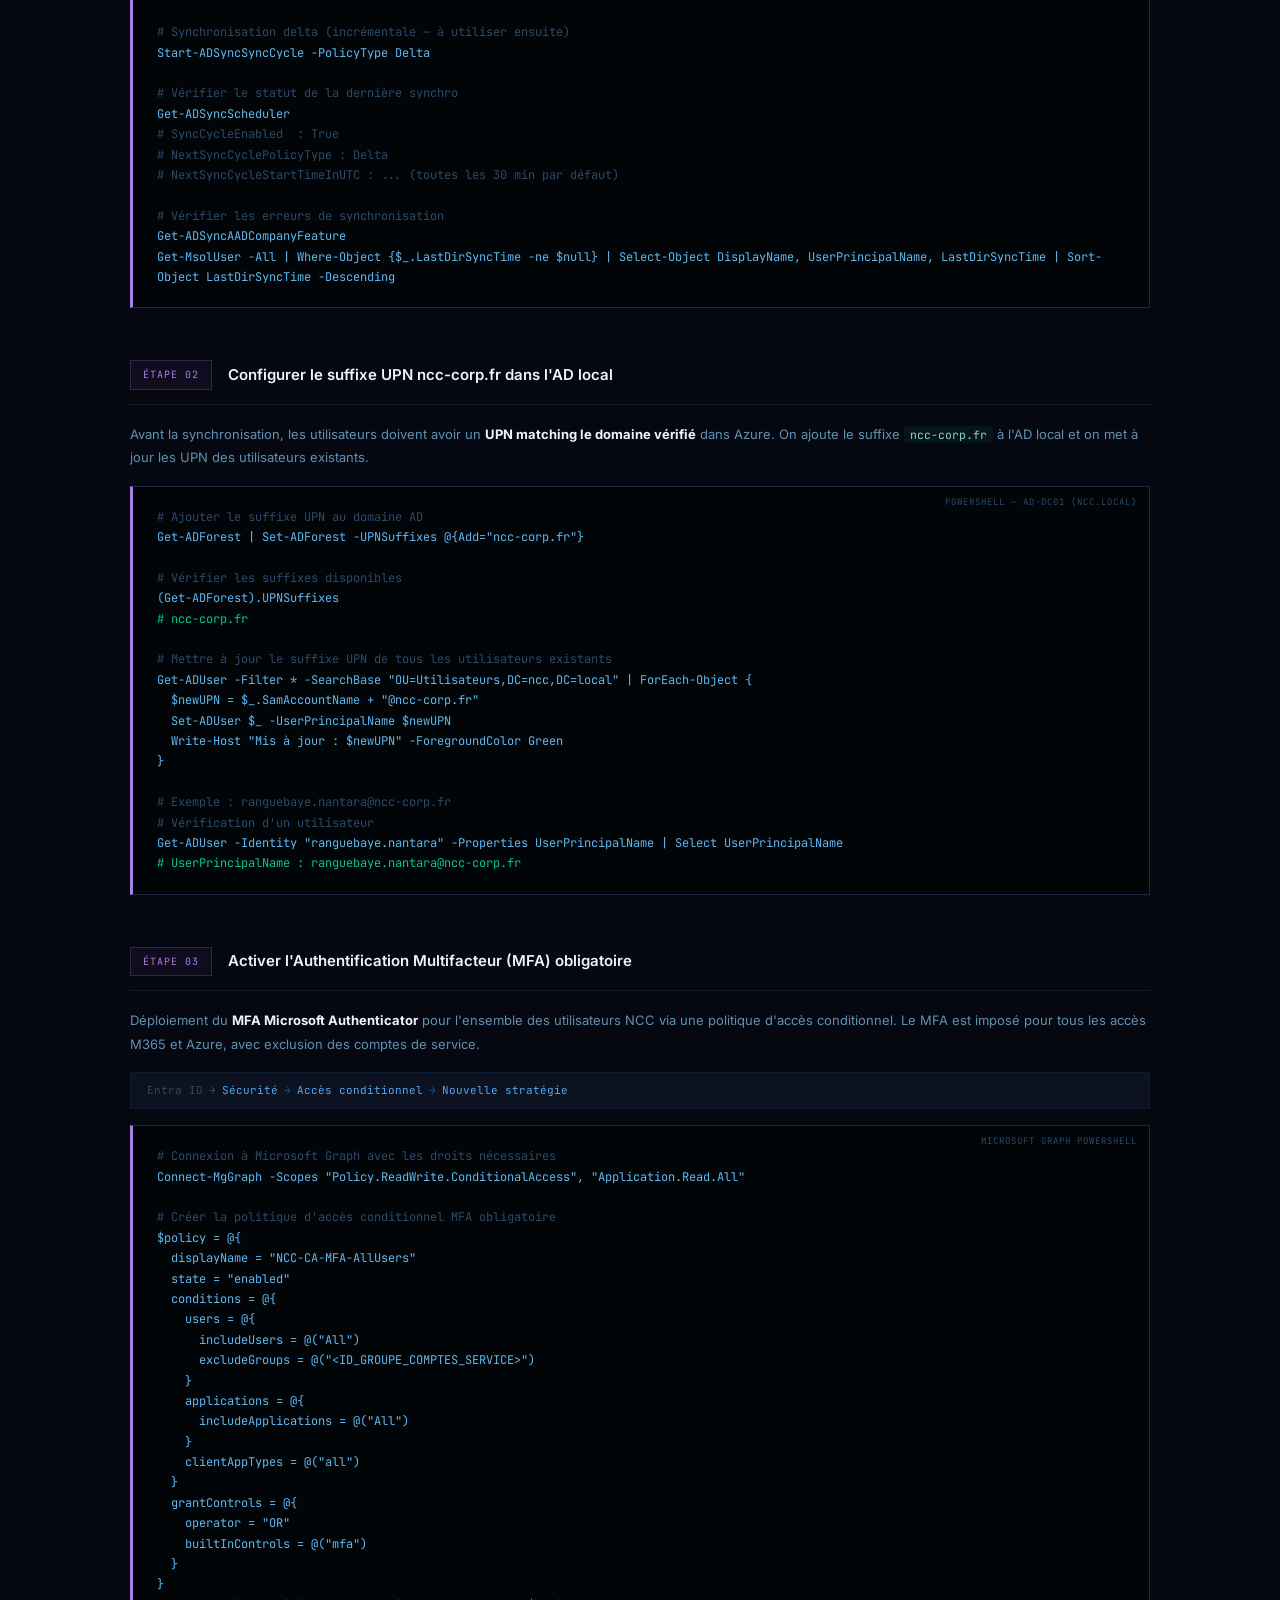
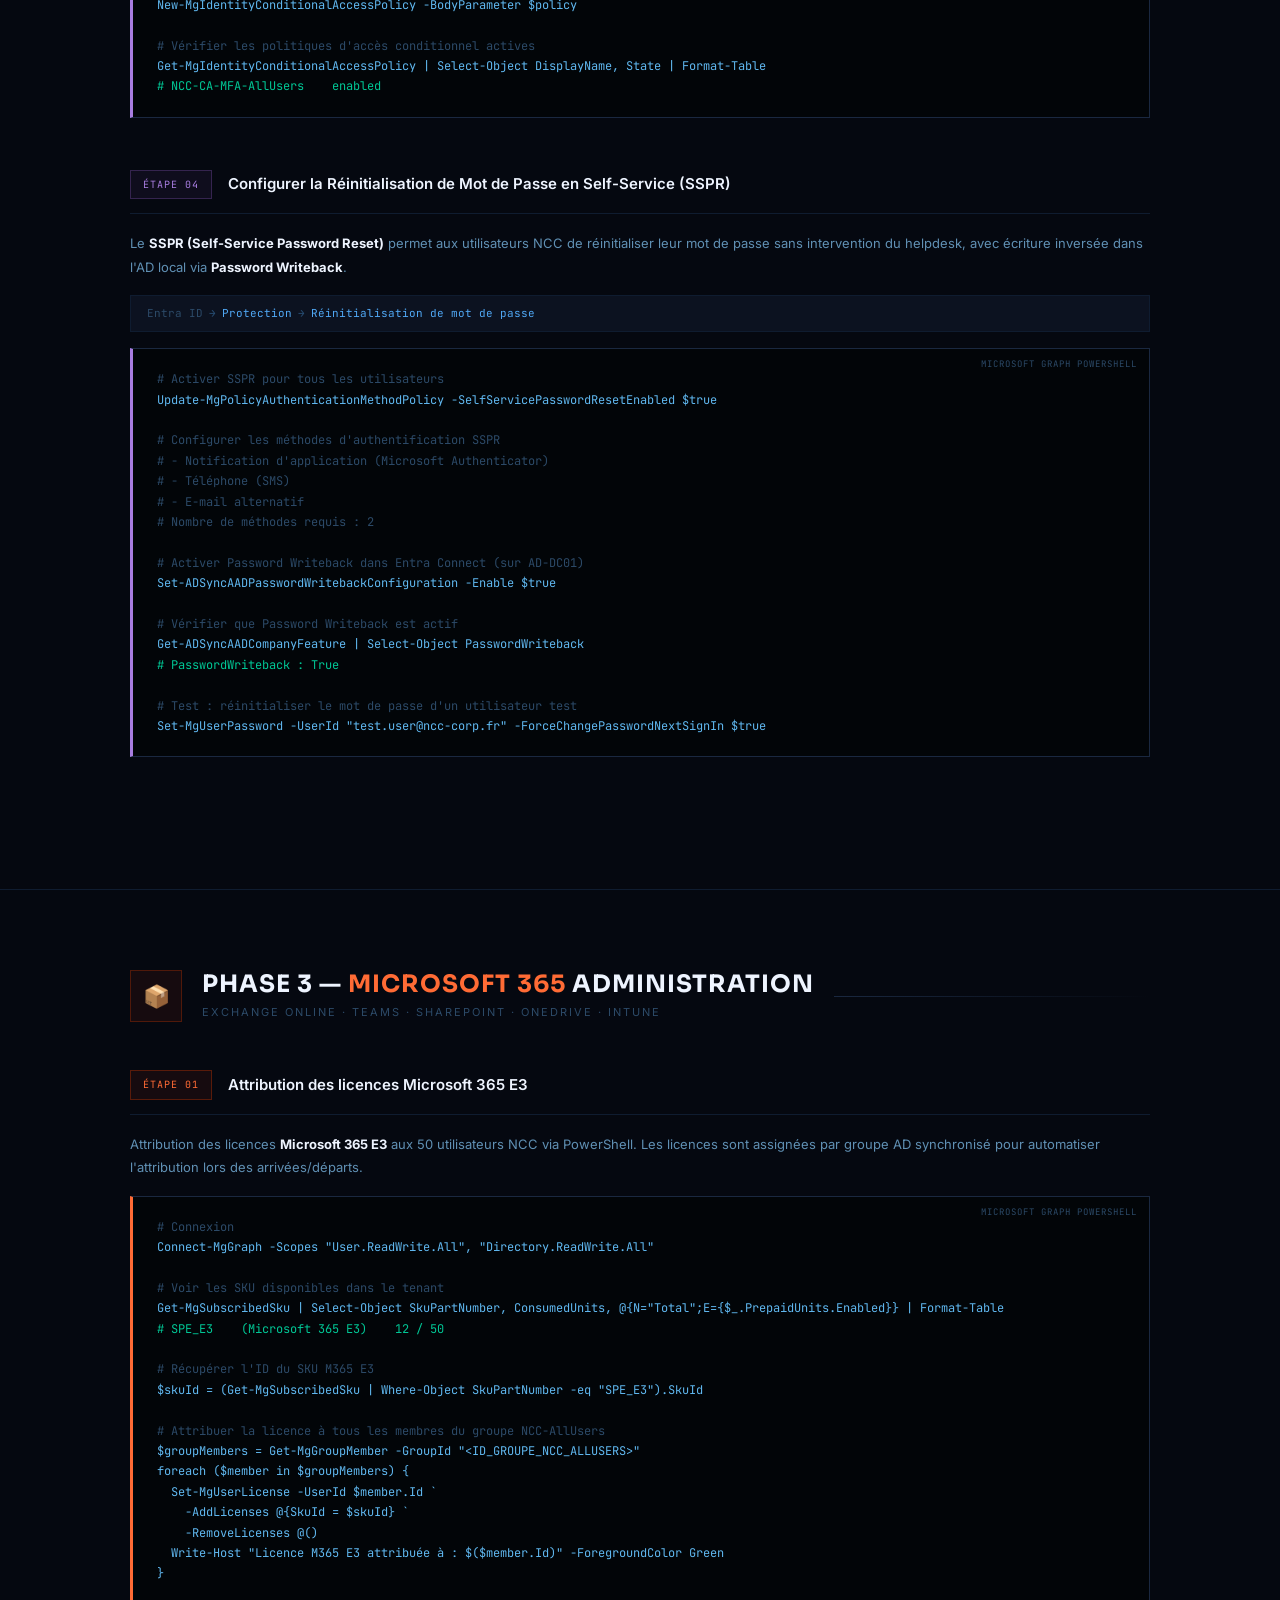
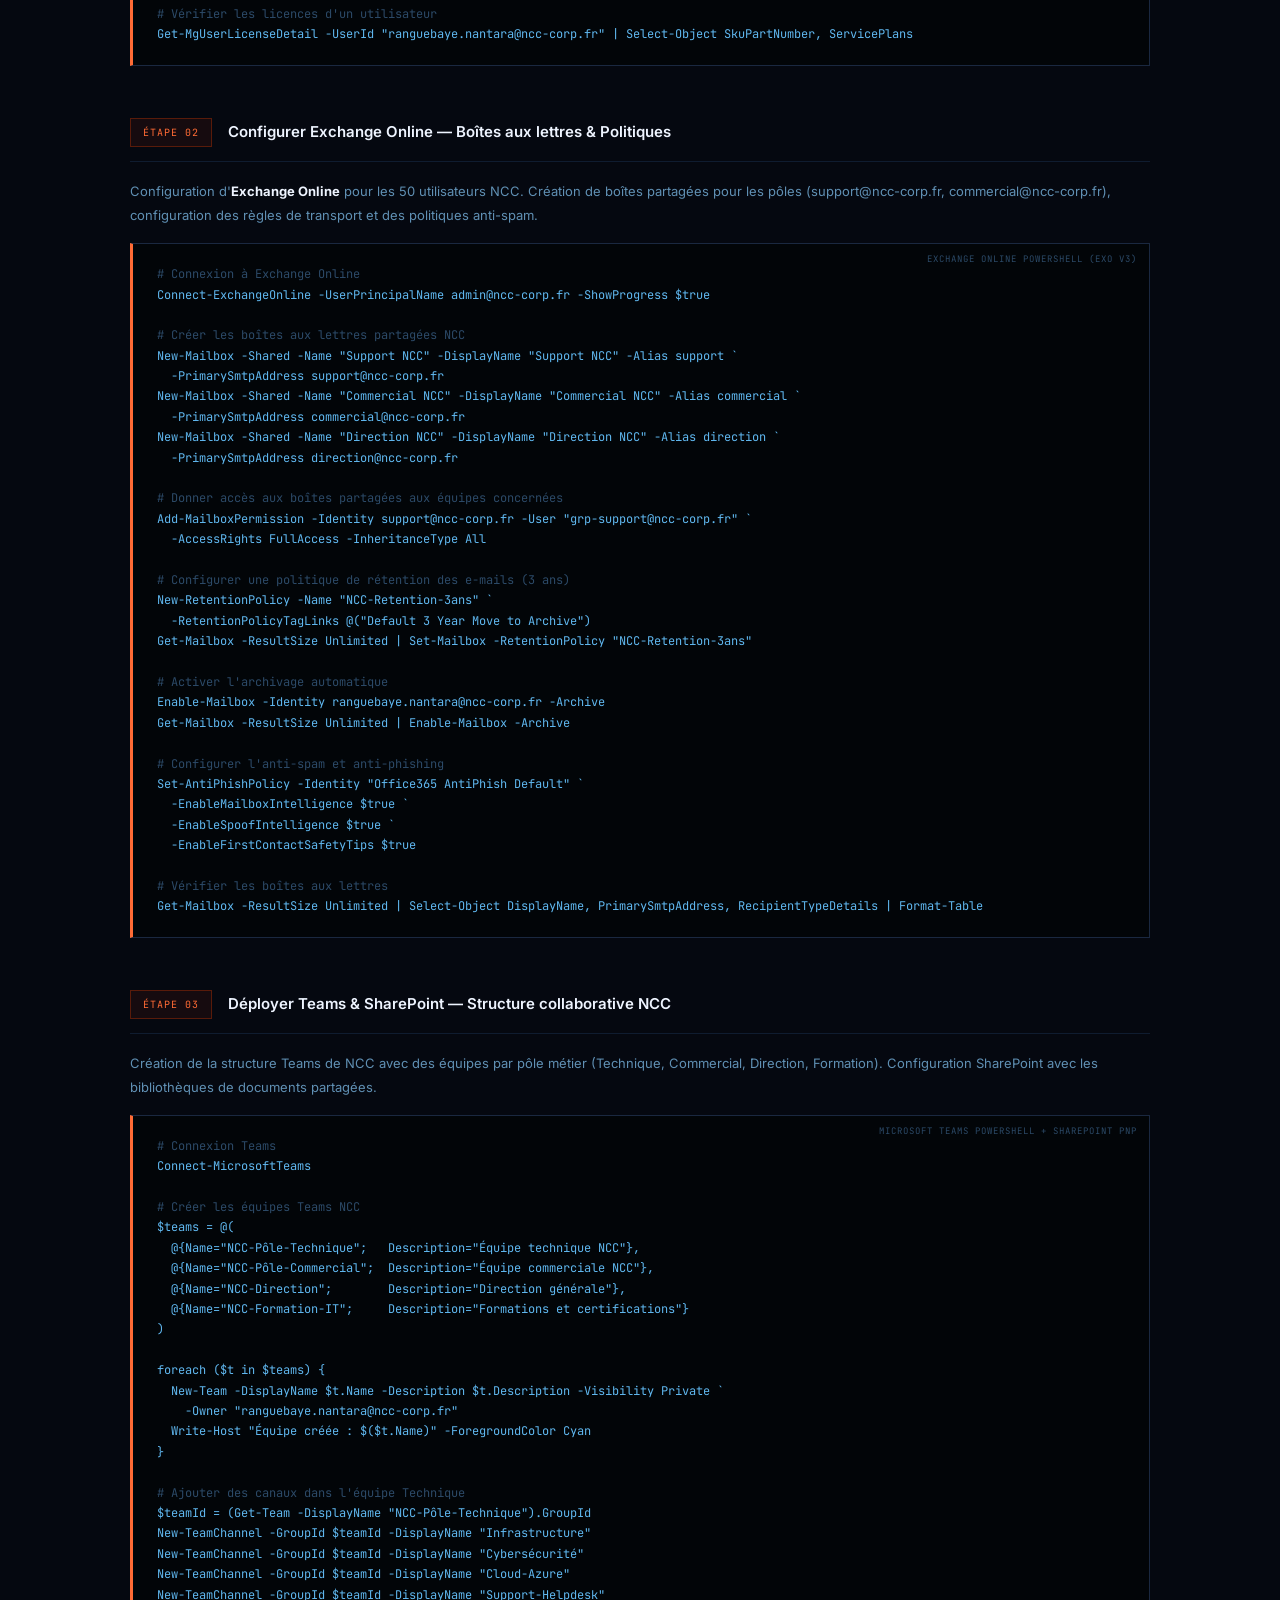
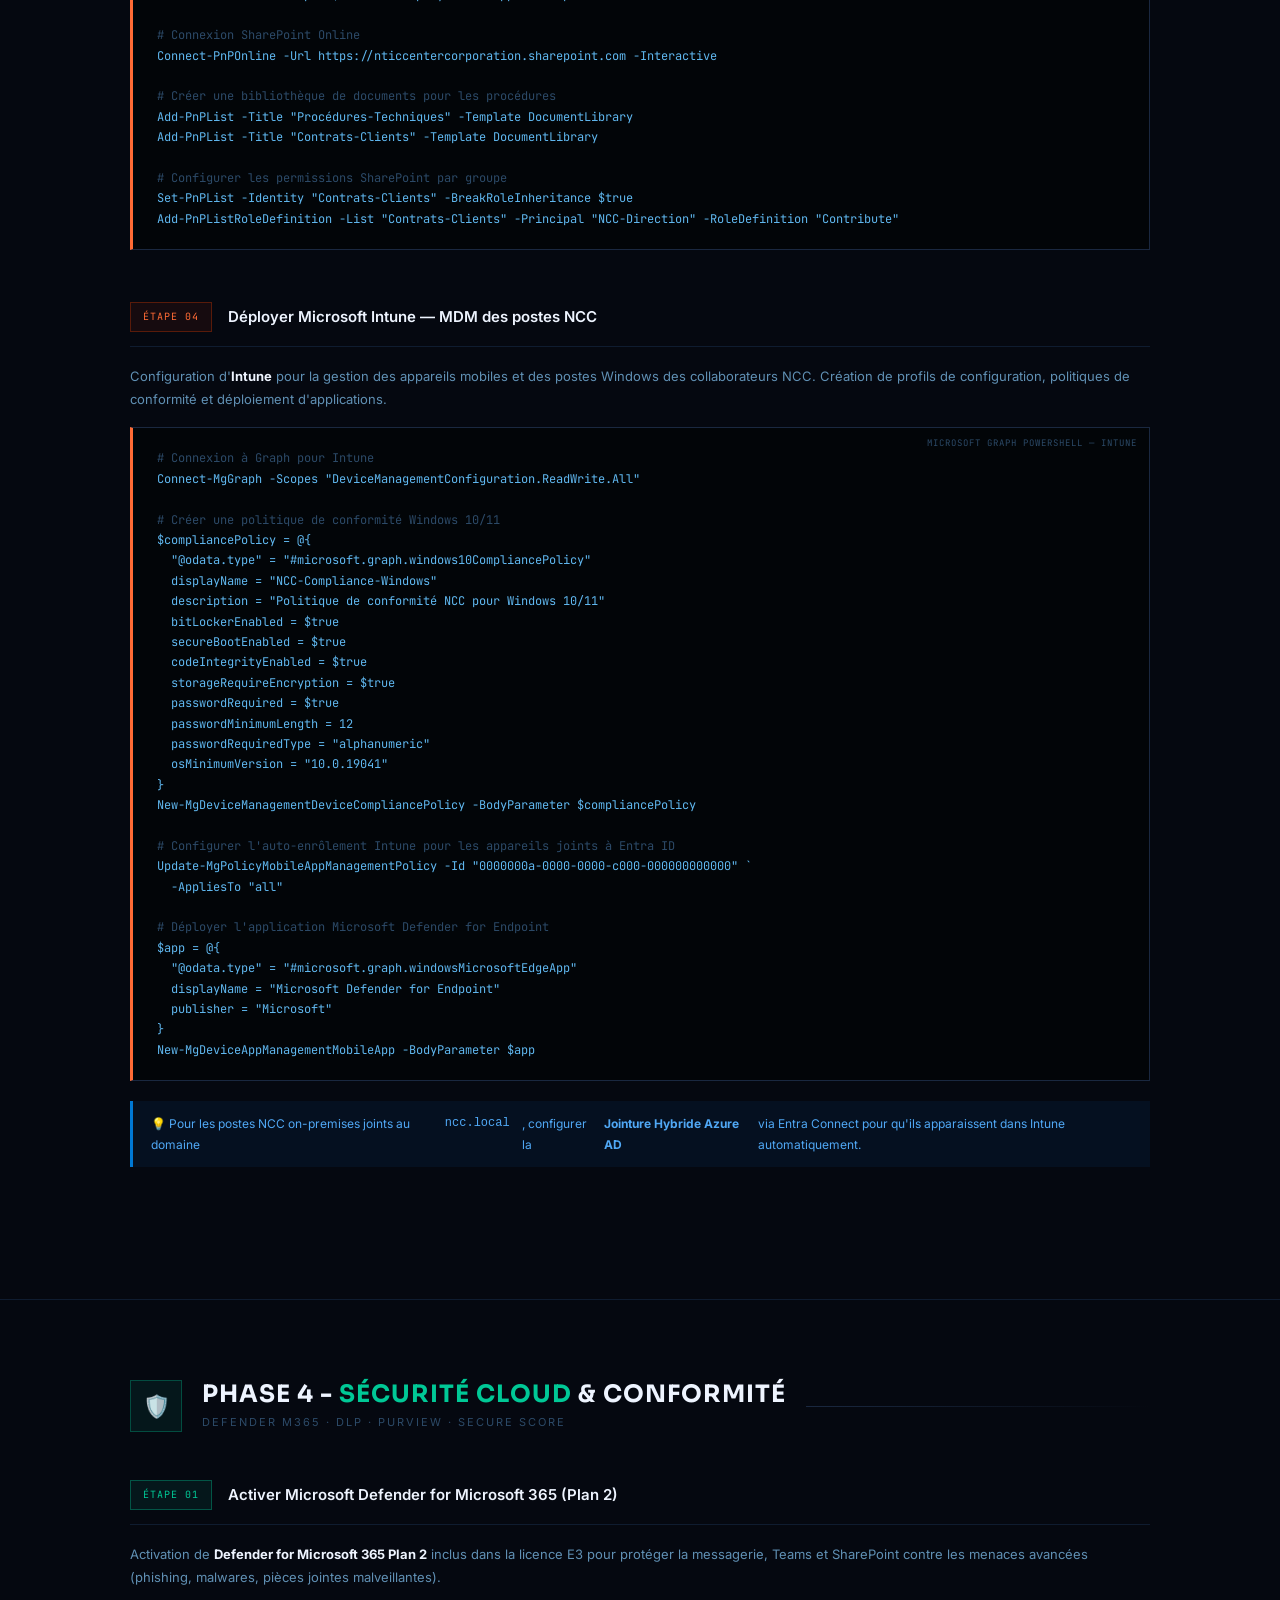
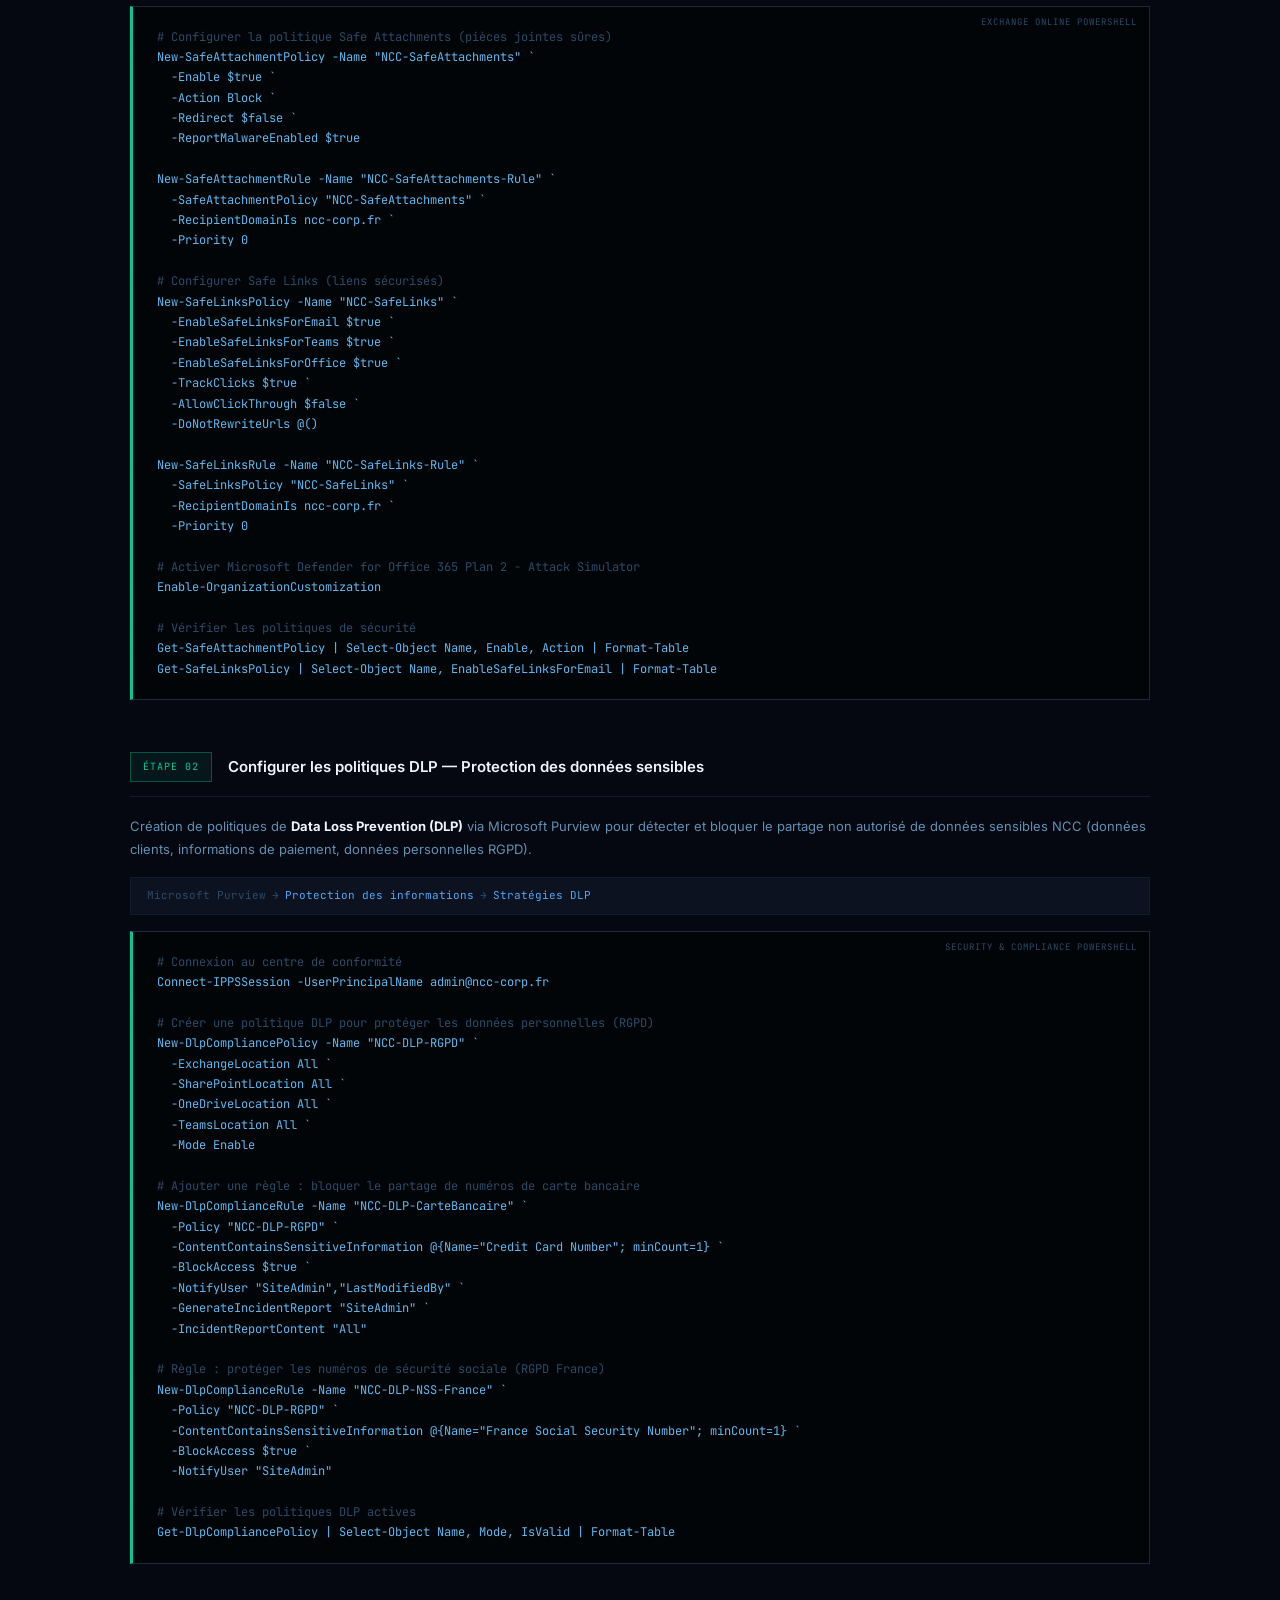
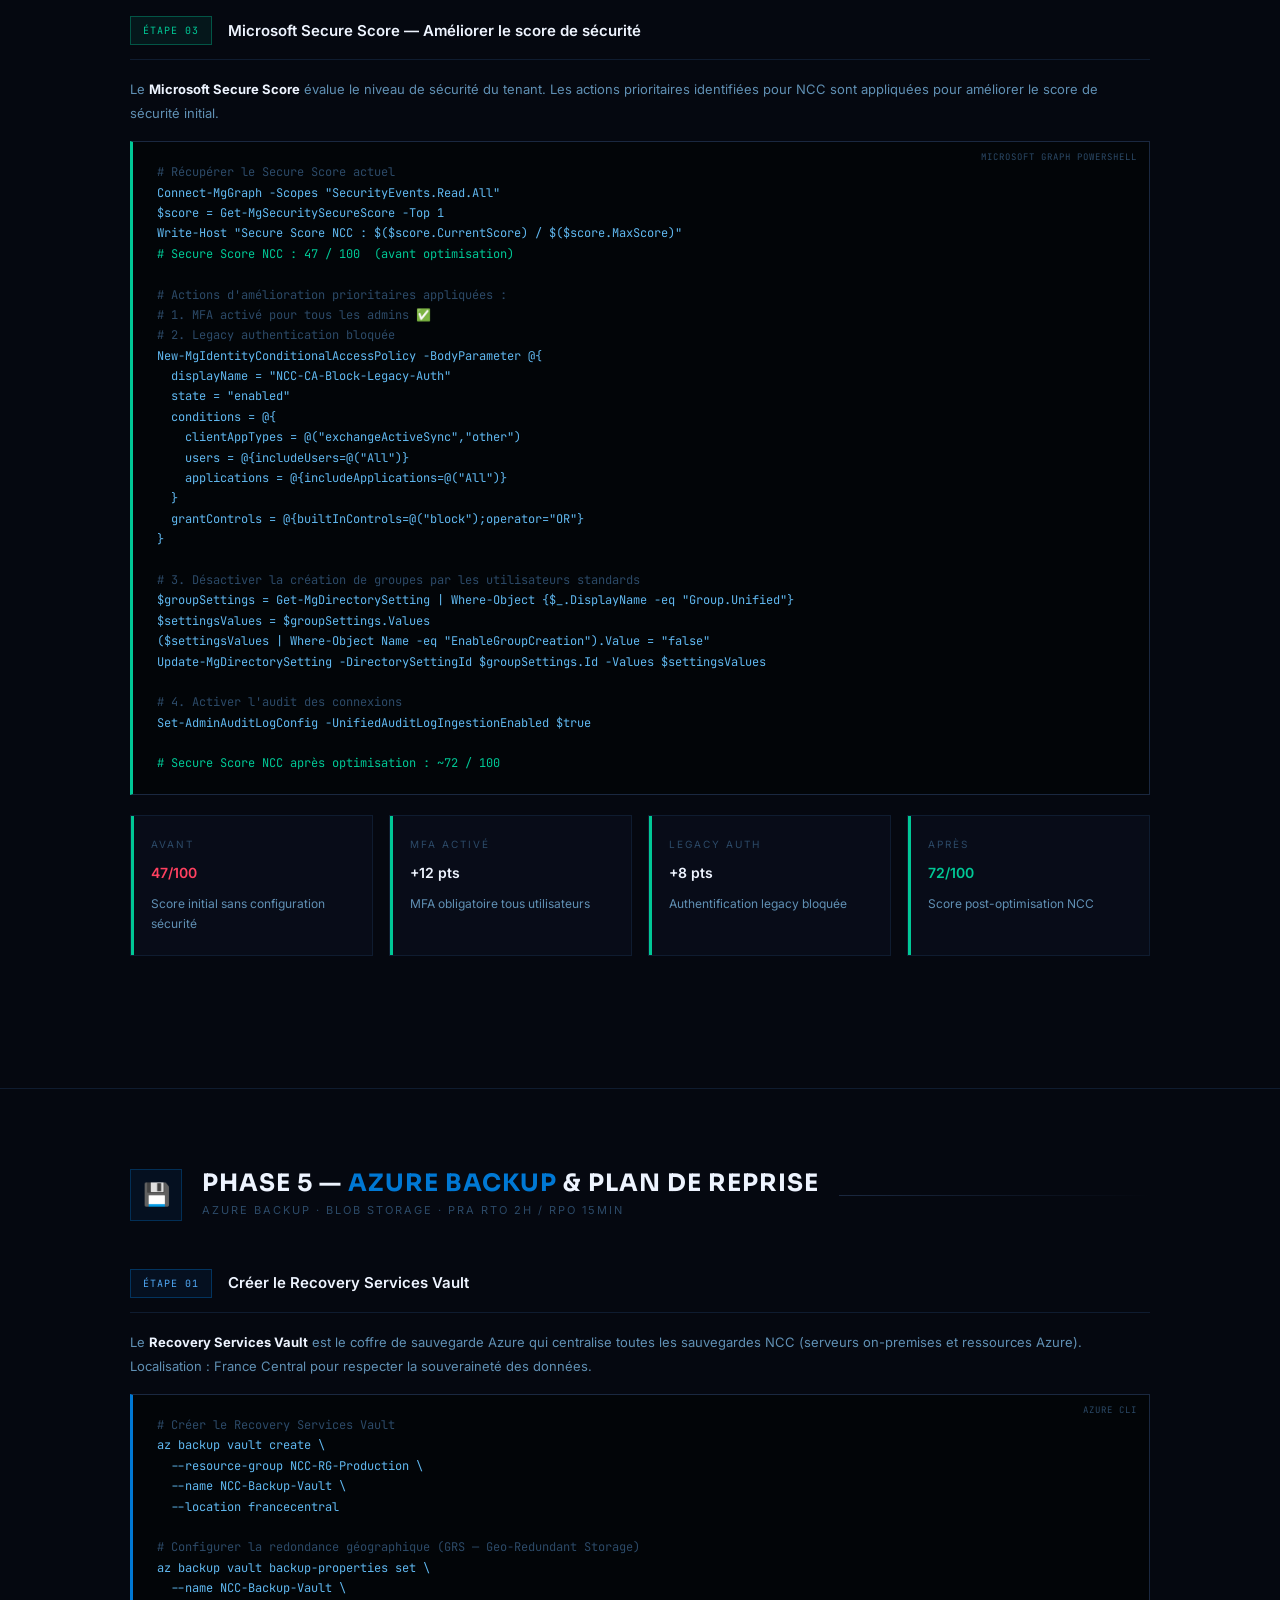
<file: projets/cloud-azure-m365.html>
<!DOCTYPE html>
<html lang="fr">
<head>
<meta charset="UTF-8">
<meta name="viewport" content="width=device-width, initial-scale=1.0">
<title>Cloud Azure & Administration M365 — NTIC CENTER CORPORATION</title>
<link href="https://fonts.googleapis.com/css2?family=Sora:wght@300;400;500;600;700;800&family=JetBrains+Mono:wght@300;400;600&family=Inter:wght@300;400;500;600&display=swap" rel="stylesheet">
<style>
:root{
  --bg:#050810;--bg2:#080c18;--bg3:#0c1220;--bg4:#101828;
  --border:#1a2840;--border2:#0f1c30;
  --azure:#0078d4;--azure2:#005a9e;--azure-l:#50a8f5;
  --azure-bg:rgba(0,120,212,.08);
  --m365:#d83b01;--m365-l:#ff6b35;--m365-bg:rgba(216,59,1,.08);
  --entra:#7b52ab;--entra-l:#a87de0;--entra-bg:rgba(123,82,171,.08);
  --green:#00c896;--green-bg:rgba(0,200,150,.08);
  --gold:#f0b429;--red:#ff4060;
  --text:#c4d8f0;--text2:#6090b4;--text3:#2c4a68;
  --white:#eef4ff;
  --mono:'JetBrains Mono',monospace;
  --head:'Sora',sans-serif;
  --body:'Inter',sans-serif;
}
*{margin:0;padding:0;box-sizing:border-box}
html{scroll-behavior:smooth}
body{background:var(--bg);color:var(--text);font-family:var(--body);font-size:13.5px;line-height:1.75;overflow-x:hidden}
body::after{content:'';position:fixed;inset:0;background:repeating-linear-gradient(0deg,transparent,transparent 3px,rgba(0,120,212,.01) 3px,rgba(0,120,212,.01) 4px);pointer-events:none;z-index:9999}

/* BACK */
.back-btn{position:fixed;top:20px;left:20px;z-index:200;display:flex;align-items:center;gap:8px;background:rgba(5,8,16,.92);border:1px solid var(--border);color:var(--text2);font-family:var(--mono);font-size:11px;letter-spacing:1px;padding:8px 18px;text-decoration:none;text-transform:uppercase;transition:all .3s;backdrop-filter:blur(12px)}
.back-btn:hover{border-color:var(--azure);color:var(--azure)}
.back-btn svg{width:14px;height:14px;flex-shrink:0}

/* HERO */
.hero{position:relative;min-height:100vh;display:flex;flex-direction:column;justify-content:center;align-items:center;text-align:center;padding:120px 40px 80px;overflow:hidden}
.hero-bg{position:absolute;inset:0;
  background:
    radial-gradient(ellipse 70% 50% at 30% 40%,rgba(0,120,212,.1) 0%,transparent 60%),
    radial-gradient(ellipse 50% 40% at 70% 60%,rgba(123,82,171,.08) 0%,transparent 60%),
    radial-gradient(ellipse 40% 30% at 80% 20%,rgba(216,59,1,.06) 0%,transparent 50%)}
.hero-grid{position:absolute;inset:0;
  background-image:linear-gradient(rgba(0,120,212,.04) 1px,transparent 1px),linear-gradient(90deg,rgba(0,120,212,.04) 1px,transparent 1px);
  background-size:60px 60px}

.hero-badge{position:relative;display:inline-flex;align-items:center;gap:10px;background:var(--azure-bg);border:1px solid rgba(0,120,212,.3);color:var(--azure-l);font-family:var(--mono);font-size:10px;letter-spacing:3px;padding:7px 20px;margin-bottom:28px;text-transform:uppercase}
.hero-badge::before{content:'◈';opacity:.6}

.hero-logo{position:relative;display:flex;align-items:center;justify-content:center;gap:16px;margin-bottom:20px}
.hero-cloud-icon{width:72px;height:72px;opacity:.9}

.hero-title{position:relative;font-family:var(--head);font-size:clamp(30px,6vw,68px);font-weight:800;color:var(--white);letter-spacing:1px;line-height:1.1;margin-bottom:16px}
.hero-title .azure{color:var(--azure);text-shadow:0 0 40px rgba(0,120,212,.5)}
.hero-title .m365{color:var(--m365-l);text-shadow:0 0 30px rgba(216,59,1,.4)}

.hero-subtitle{position:relative;font-size:14px;font-weight:400;color:var(--text2);letter-spacing:3px;text-transform:uppercase;margin-bottom:40px}

.hero-chips{position:relative;display:flex;flex-wrap:wrap;gap:8px;justify-content:center;margin-bottom:40px}
.chip{font-family:var(--mono);font-size:10px;letter-spacing:1px;padding:5px 14px;border:1px solid var(--border);color:var(--text2);text-transform:uppercase;border-radius:2px}
.chip.a{border-color:rgba(0,120,212,.4);color:var(--azure-l);background:var(--azure-bg)}
.chip.m{border-color:rgba(216,59,1,.4);color:var(--m365-l);background:var(--m365-bg)}
.chip.e{border-color:rgba(123,82,171,.4);color:var(--entra-l);background:var(--entra-bg)}
.chip.g{border-color:rgba(0,200,150,.4);color:var(--green);background:var(--green-bg)}

.hero-kpis{position:relative;display:grid;grid-template-columns:repeat(4,1fr);gap:1px;background:var(--border2);max-width:700px;width:100%;border:1px solid var(--border2)}
.kpi{background:var(--bg2);padding:18px 16px;text-align:center}
.kpi-val{font-family:var(--head);font-size:22px;font-weight:700;margin-bottom:4px}
.kpi-val.a{color:var(--azure)}.kpi-val.m{color:var(--m365-l)}.kpi-val.e{color:var(--entra-l)}.kpi-val.g{color:var(--green)}
.kpi-label{font-family:var(--mono);font-size:9px;color:var(--text3);text-transform:uppercase;letter-spacing:2px}

/* NAV */
.nav{position:sticky;top:0;z-index:100;background:rgba(5,8,16,.95);border-bottom:1px solid var(--border);backdrop-filter:blur(16px)}
.nav-inner{max-width:1100px;margin:0 auto;padding:0 40px;display:flex;gap:0;overflow-x:auto}
.nav-a{font-family:var(--mono);font-size:10px;letter-spacing:1px;text-transform:uppercase;padding:15px 20px;color:var(--text3);text-decoration:none;border-bottom:2px solid transparent;transition:all .3s;display:flex;align-items:center;gap:8px;white-space:nowrap}
.nav-a:hover{color:var(--text)}.nav-a.a:hover{color:var(--azure);border-bottom-color:var(--azure)}
.nav-a.m:hover{color:var(--m365-l);border-bottom-color:var(--m365-l)}
.nav-a.e:hover{color:var(--entra-l);border-bottom-color:var(--entra-l)}
.nav-a.g:hover{color:var(--green);border-bottom-color:var(--green)}
.ndot{width:5px;height:5px;border-radius:50%;flex-shrink:0}
.ndot.a{background:var(--azure)}.ndot.m{background:var(--m365-l)}.ndot.e{background:var(--entra-l)}.ndot.g{background:var(--green)}

/* LAYOUT */
.container{max-width:1100px;margin:0 auto;padding:0 40px}
.section{padding:80px 0;border-bottom:1px solid var(--border2)}
.section:last-child{border-bottom:none}

/* SECTION HEADER */
.sh{display:flex;align-items:flex-start;gap:20px;margin-bottom:48px}
.sh-icon{width:52px;height:52px;display:flex;align-items:center;justify-content:center;font-size:22px;flex-shrink:0}
.sh-icon.a{background:var(--azure-bg);border:1px solid rgba(0,120,212,.3)}
.sh-icon.m{background:var(--m365-bg);border:1px solid rgba(216,59,1,.3)}
.sh-icon.e{background:var(--entra-bg);border:1px solid rgba(123,82,171,.3)}
.sh-icon.g{background:var(--green-bg);border:1px solid rgba(0,200,150,.3)}
.sh-text{}
.sh-title{font-family:var(--head);font-size:clamp(16px,3vw,24px);font-weight:700;color:var(--white);letter-spacing:1px;text-transform:uppercase;line-height:1.2}
.sh-title .a{color:var(--azure)}.sh-title .m{color:var(--m365-l)}.sh-title .e{color:var(--entra-l)}.sh-title .g{color:var(--green)}
.sh-sub{font-size:11px;color:var(--text3);letter-spacing:2px;margin-top:4px;text-transform:uppercase}
.sh-line{flex:1;height:1px;background:linear-gradient(90deg,var(--border) 0%,transparent 100%);margin-top:26px}

/* CONTEXT BOX */
.ctx{background:var(--bg2);border:1px solid var(--border);padding:28px 32px;margin-bottom:40px;position:relative;overflow:hidden}
.ctx::before{content:'';position:absolute;top:0;left:0;width:4px;height:100%;background:linear-gradient(180deg,var(--azure),var(--entra-l))}
.ctx-title{font-family:var(--head);font-size:12px;font-weight:600;color:var(--azure-l);letter-spacing:3px;text-transform:uppercase;margin-bottom:12px}
.ctx p{font-size:13px;color:var(--text2);line-height:1.8;margin-bottom:8px}
.ctx p:last-child{margin-bottom:0}
.ctx strong{color:var(--white)}

/* STEP */
.step{margin-bottom:52px}
.step-hd{display:flex;align-items:center;gap:16px;margin-bottom:18px;padding-bottom:14px;border-bottom:1px solid var(--border2)}
.sn{font-family:var(--mono);font-size:10px;padding:5px 12px;flex-shrink:0;letter-spacing:1px}
.sn.a{background:var(--azure-bg);border:1px solid rgba(0,120,212,.35);color:var(--azure-l)}
.sn.m{background:var(--m365-bg);border:1px solid rgba(216,59,1,.35);color:var(--m365-l)}
.sn.e{background:var(--entra-bg);border:1px solid rgba(123,82,171,.35);color:var(--entra-l)}
.sn.g{background:var(--green-bg);border:1px solid rgba(0,200,150,.35);color:var(--green)}
.st{font-family:var(--body);font-size:15px;font-weight:600;color:var(--white)}
.sb{font-size:13px;color:var(--text2);line-height:1.8;margin-bottom:16px;padding-left:0}
.sb strong{color:var(--white)}.sb code{font-family:var(--mono);color:#90d4b8;background:rgba(0,200,150,.07);padding:1px 6px;font-size:11.5px;border-radius:2px}

/* CODE */
.code{background:#020508;border:1px solid var(--border);padding:20px 24px;margin:0 0 20px;overflow-x:auto;position:relative}
.code.a{border-left:3px solid var(--azure)}.code.m{border-left:3px solid var(--m365-l)}.code.e{border-left:3px solid var(--entra-l)}.code.g{border-left:3px solid var(--green)}
.code pre{font-family:var(--mono);font-size:12px;color:#90cce8;white-space:pre-wrap;line-height:1.7}
.code pre .cmd{color:#60b8f0}.code pre .cmt{color:var(--text3)}.code pre .val{color:#f0c060}.code pre .kw{color:var(--azure-l)}.code pre .ok{color:var(--green)}.code pre .ps1{color:#a87de0}.code pre .json{color:#e0a060}
.clabel{position:absolute;top:8px;right:12px;font-family:var(--mono);font-size:9px;letter-spacing:1px;color:var(--text3);text-transform:uppercase}

/* PATH */
.path{display:flex;align-items:center;gap:6px;font-family:var(--mono);font-size:11px;color:var(--text3);padding:8px 16px;background:var(--bg3);border:1px solid var(--border2);margin-bottom:16px}
.path span{color:var(--azure-l)}.path .sep{opacity:.4}

/* CARDS */
.cards{display:grid;gap:16px;margin-bottom:32px}
.cards.two{grid-template-columns:1fr 1fr}.cards.three{grid-template-columns:1fr 1fr 1fr}.cards.four{grid-template-columns:repeat(4,1fr)}
.card{background:var(--bg2);border:1px solid var(--border2);padding:20px;position:relative;overflow:hidden}
.card::before{content:'';position:absolute;top:0;left:0;width:3px;height:100%}
.card.a::before{background:var(--azure)}.card.m::before{background:var(--m365-l)}.card.e::before{background:var(--entra-l)}.card.g::before{background:var(--green)}.card.gold::before{background:var(--gold)}
.cl{font-size:10px;letter-spacing:2px;color:var(--text3);text-transform:uppercase;margin-bottom:8px}
.ct{font-size:14px;font-weight:600;color:var(--white);margin-bottom:8px}
.cb{font-size:12px;color:var(--text2);line-height:1.7}
.cb code{font-family:var(--mono);color:#90d4b8;background:rgba(0,200,150,.07);padding:1px 5px;font-size:11px}

/* TABLE */
.tbl{width:100%;border-collapse:collapse;margin-bottom:28px;font-size:12px}
.tbl th{background:var(--azure-bg);border:1px solid rgba(0,120,212,.2);color:var(--azure-l);font-weight:600;letter-spacing:1px;padding:10px 16px;text-align:left;text-transform:uppercase}
.tbl td{border:1px solid var(--border2);padding:10px 16px;color:var(--text2)}
.tbl tr:hover td{background:rgba(0,120,212,.03)}.tbl .mono{font-family:var(--mono);color:#90d4b8}.tbl .tag{display:inline-block;font-family:var(--mono);font-size:10px;padding:2px 8px;margin:1px;border:1px solid}
.tag.a{border-color:rgba(0,120,212,.3);color:var(--azure-l)}.tag.m{border-color:rgba(216,59,1,.3);color:var(--m365-l)}.tag.g{border-color:rgba(0,200,150,.3);color:var(--green)}

/* NOTE */
.note{display:flex;gap:12px;padding:12px 18px;margin-bottom:18px;font-size:12px}
.note.warn{background:rgba(240,180,41,.07);border-left:3px solid var(--gold);color:var(--gold)}
.note.info{background:var(--azure-bg);border-left:3px solid var(--azure);color:var(--azure-l)}
.note.ok{background:var(--green-bg);border-left:3px solid var(--green);color:var(--green)}
.note.danger{background:rgba(255,64,96,.07);border-left:3px solid var(--red);color:var(--red)}

/* ARCH */
.arch{background:var(--bg2);border:1px solid var(--border);padding:40px;margin-bottom:32px}
.arch-title{font-family:var(--mono);font-size:10px;letter-spacing:3px;color:var(--text3);text-transform:uppercase;margin-bottom:28px;text-align:center}
.arch-rows{display:flex;flex-direction:column;align-items:center;gap:0}
.arch-row{display:flex;align-items:center;justify-content:center;gap:12px;width:100%}
.arch-node{background:var(--bg3);border:1px solid var(--border);padding:14px 18px;text-align:center;min-width:150px}
.arch-node.a{border-color:rgba(0,120,212,.5)}.arch-node.m{border-color:rgba(216,59,1,.4)}.arch-node.e{border-color:rgba(123,82,171,.4)}.arch-node.g{border-color:rgba(0,200,150,.4)}
.an-title{font-family:var(--head);font-size:12px;font-weight:700;color:var(--white);margin-bottom:4px}
.an-sub{font-family:var(--mono);font-size:10px;color:var(--text3)}
.arch-arr{display:flex;flex-direction:column;align-items:center;padding:6px 0}
.arch-arr-line{width:1px;height:24px;background:var(--border);opacity:.6}
.arch-arr-lbl{font-family:var(--mono);font-size:9px;color:var(--text3);letter-spacing:1px;text-align:center}
.arch-h{width:40px;height:1px;background:var(--border);opacity:.6}

/* CHECKLIST */
.chk{list-style:none;margin-bottom:24px}
.chk li{display:flex;gap:12px;align-items:flex-start;padding:8px 0;border-bottom:1px solid var(--border2);font-size:12px;color:var(--text2)}
.ck{font-size:13px;flex-shrink:0;margin-top:1px}
.ck.a{color:var(--azure)}.ck.m{color:var(--m365-l)}.ck.e{color:var(--entra-l)}.ck.g{color:var(--green)}

/* DIV */
.div{height:1px;background:linear-gradient(90deg,transparent,var(--border),transparent);margin:40px 0}

/* FOOTER */
.footer{padding:60px 0;text-align:center;border-top:1px solid var(--border2)}
.footer-logo{font-family:var(--head);font-size:26px;font-weight:800;letter-spacing:3px;margin-bottom:12px}
.footer-logo .a{color:var(--azure)}.footer-logo .m{color:var(--m365-l)}
.footer-sub{font-size:11px;color:var(--text3);letter-spacing:1px}

@media(max-width:768px){
  .cards.two,.cards.three,.cards.four{grid-template-columns:1fr}
  .container{padding:0 20px}.hero{padding:90px 20px 60px}
  .hero-kpis{grid-template-columns:1fr 1fr}.nav-inner{overflow-x:auto}
  .back-btn{top:10px;left:10px;padding:6px 12px}
}
</style>
</head>
<body>

<!-- BACK -->
<a href="../index.html" class="back-btn">
  <svg viewBox="0 0 24 24" fill="none" stroke="currentColor" stroke-width="2"><path d="M19 12H5M12 19l-7-7 7-7"/></svg>
  Portfolio
</a>

<!-- HERO -->
<section class="hero">
  <div class="hero-bg"></div>
  <div class="hero-grid"></div>

  <div class="hero-badge">NTIC CENTER CORPORATION — Projet Cloud &amp; Identités</div>

  <div class="hero-logo">
    <svg class="hero-cloud-icon" viewBox="0 0 72 72" fill="none" xmlns="http://www.w3.org/2000/svg">
      <rect x="4" y="4" width="30" height="30" fill="#f25022"/><rect x="38" y="4" width="30" height="30" fill="#7fba00"/>
      <rect x="4" y="38" width="30" height="30" fill="#00a4ef"/><rect x="38" y="38" width="30" height="30" fill="#ffb900"/>
    </svg>
  </div>

  <h1 class="hero-title">
    <span class="azure">Cloud Azure</span><br>
    Administration <span class="m365">Microsoft 365</span>
  </h1>

  <p class="hero-subtitle">Hybridation, Identités &amp; Sécurité Cloud — NTIC CENTER CORPORATION</p>

  <div class="hero-chips">
    <span class="chip a">Azure AD / Entra ID</span>
    <span class="chip a">Azure Virtual Network</span>
    <span class="chip a">Azure Backup</span>
    <span class="chip a">Azure Monitor</span>
    <span class="chip m">Microsoft 365 E3</span>
    <span class="chip m">Exchange Online</span>
    <span class="chip m">SharePoint / Teams</span>
    <span class="chip m">Intune MDM</span>
    <span class="chip e">AD Connect v2</span>
    <span class="chip e">Conditional Access</span>
    <span class="chip e">MFA / SSPR</span>
    <span class="chip g">Defender for M365</span>
    <span class="chip g">DLP / Purview</span>
    <span class="chip g">PRA / Sauvegarde</span>
  </div>

  <div class="hero-kpis">
    <div class="kpi"><div class="kpi-val a">50+</div><div class="kpi-label">Utilisateurs M365</div></div>
    <div class="kpi"><div class="kpi-val m">8</div><div class="kpi-label">Services déployés</div></div>
    <div class="kpi"><div class="kpi-val e">100%</div><div class="kpi-label">Hybridation AD</div></div>
    <div class="kpi"><div class="kpi-val g">RTO 2h</div><div class="kpi-label">Plan de reprise</div></div>
  </div>
</section>

<!-- NAV -->
<nav class="nav">
  <div class="nav-inner">
    <a href="#contexte"   class="nav-a a"><span class="ndot a"></span>Contexte NCC</a>
    <a href="#tenant"     class="nav-a a"><span class="ndot a"></span>Tenant Azure</a>
    <a href="#entra"      class="nav-a e"><span class="ndot e"></span>Entra ID &amp; AD Connect</a>
    <a href="#m365"       class="nav-a m"><span class="ndot m"></span>Microsoft 365</a>
    <a href="#securite"   class="nav-a g"><span class="ndot g"></span>Sécurité Cloud</a>
    <a href="#backup"     class="nav-a a"><span class="ndot a"></span>Backup &amp; PRA</a>
    <a href="#synthese"   class="nav-a g"><span class="ndot g"></span>Synthèse</a>
  </div>
</nav>

<main>

<!-- ════ CONTEXTE NCC ════ -->
<section class="section" id="contexte">
<div class="container">

  <div class="sh">
    <div class="sh-icon a">🏢</div>
    <div class="sh-text">
      <h2 class="sh-title">Contexte — <span class="a">NTIC CENTER CORPORATION</span></h2>
      <p class="sh-sub">PME numérique — Saint-Denis (93) — Infrastructure hybride</p>
    </div>
    <div class="sh-line"></div>
  </div>

  <div class="ctx">
    <div class="ctx-title">// Présentation de l'entreprise</div>
    <p><strong>NTIC CENTER CORPORATION (NCC)</strong> est une entreprise de services du numérique basée à Saint-Denis (93), spécialisée en cybersécurité, cloud computing, infogérance et formation IT. Elle opère sur trois axes géographiques : un <strong>datacenter local à Paris</strong>, un <strong>site distant à Abidjan</strong> (connecté par VPN IPSec), et une extension <strong>cloud Microsoft Azure</strong> pour la sauvegarde et le Plan de Reprise d'Activité.</p>
    <p>Dans le cadre de la <strong>Mission 2 du Projet d'Étude Professionnel ERIS / IMIE</strong>, j'ai participé en tant qu'Administrateur Systèmes &amp; Réseaux Junior à l'extension cloud de l'infrastructure NCC existante, en déployant et administrant l'ensemble de l'environnement <strong>Microsoft 365 et Azure</strong>.</p>
    <p><strong>Problématique :</strong> Comment étendre une infrastructure on-premises Windows Server (ncc.local) vers le cloud Microsoft tout en garantissant la continuité de service, la sécurité des identités et la conformité RGPD ?</p>
  </div>

  <div class="arch">
    <div class="arch-title">// Architecture hybride NCC — Vue d'ensemble</div>
    <div class="arch-rows">
      <div class="arch-row">
        <div class="arch-node m">
          <div class="an-title">Microsoft 365</div>
          <div class="an-sub">Exchange / Teams / SP</div>
        </div>
        <div class="arch-h"></div>
        <div class="arch-node a" style="min-width:200px;border-color:rgba(0,120,212,.7)">
          <div class="an-title">Azure Tenant NCC</div>
          <div class="an-sub">Entra ID · Backup · Monitor</div>
        </div>
        <div class="arch-h"></div>
        <div class="arch-node g">
          <div class="an-title">Defender M365</div>
          <div class="an-sub">SIEM · DLP · Purview</div>
        </div>
      </div>
      <div class="arch-arr"><div class="arch-arr-line"></div><div class="arch-arr-lbl">AD Connect v2 / Synchronisation</div><div class="arch-arr-line"></div></div>
      <div class="arch-row">
        <div class="arch-node e" style="min-width:200px">
          <div class="an-title">Entra ID (Azure AD)</div>
          <div class="an-sub">Identités hybrides · MFA · CA</div>
        </div>
      </div>
      <div class="arch-arr"><div class="arch-arr-line"></div><div class="arch-arr-lbl">Azure VPN Gateway / Site-to-Site</div><div class="arch-arr-line"></div></div>
      <div class="arch-row" style="gap:40px">
        <div class="arch-node a">
          <div class="an-title">AD-DC01 Paris</div>
          <div class="an-sub">ncc.local · 10.10.10.10</div>
        </div>
        <div class="arch-node a">
          <div class="an-title">AD-DC02 Paris</div>
          <div class="an-sub">ncc.local · 10.10.10.11</div>
        </div>
        <div class="arch-node" style="border-color:rgba(255,185,0,.4)">
          <div class="an-title">Site Abidjan</div>
          <div class="an-sub">VPN IPSec · 10.10.40.0/24</div>
        </div>
      </div>
    </div>
  </div>

  <div class="cards three">
    <div class="card a"><div class="cl">Objectif Cloud</div><div class="ct">Extension hybride Azure</div><div class="cb">Étendre l'AD on-premises <code>ncc.local</code> vers Entra ID, déployer Azure Backup et VPN Gateway pour le PRA avec RTO 2h / RPO 15min.</div></div>
    <div class="card m"><div class="cl">Objectif Productivité</div><div class="ct">Microsoft 365 E3</div><div class="cb">Déployer Exchange Online, Teams, SharePoint et OneDrive pour 50+ utilisateurs NCC avec politiques DLP et conformité RGPD.</div></div>
    <div class="card g"><div class="cl">Objectif Sécurité</div><div class="ct">Defender &amp; Zero Trust</div><div class="cb">Activer MFA obligatoire, accès conditionnel, Defender for Microsoft 365 et Microsoft Purview pour la protection des données.</div></div>
  </div>

</div>
</section>

<!-- ════ TENANT AZURE ════ -->
<section class="section" id="tenant">
<div class="container">

  <div class="sh">
    <div class="sh-icon a">☁️</div>
    <div class="sh-text">
      <h2 class="sh-title">Phase 1 — Création du <span class="a">Tenant Azure</span></h2>
      <p class="sh-sub">Souscription · Tenant · Virtual Network · DNS personnalisé</p>
    </div>
    <div class="sh-line"></div>
  </div>

  <!-- ÉTAPE 1 -->
  <div class="step">
    <div class="step-hd"><span class="sn a">ÉTAPE 01</span><span class="st">Créer le compte Azure et la souscription</span></div>
    <p class="sb">Création d'un compte Azure via <strong>portal.azure.com</strong>. Pour NCC, une souscription <strong>Pay-As-You-Go</strong> est utilisée avec activation des crédits Microsoft pour partenaires. Le tenant est configuré avec le nom de domaine initial <code>nticcentercorporation.onmicrosoft.com</code>.</p>
    <div class="path">portal.azure.com <span class="sep">→</span> <span>Créer une ressource</span> <span class="sep">→</span> <span>Abonnement Azure</span></div>
    <div class="code a">
      <div class="clabel">Azure CLI</div>
      <pre><span class="cmt"># Connexion au tenant NCC</span>
<span class="cmd">az login --tenant nticcentercorporation.onmicrosoft.com</span>

<span class="cmt"># Vérifier la souscription active</span>
<span class="cmd">az account show</span>
<span class="json">{
  "name": "NCC-Production",
  "tenantId": "xxxxxxxx-xxxx-xxxx-xxxx-xxxxxxxxxxxx",
  "state": "Enabled"
}</span>

<span class="cmt"># Définir la souscription par défaut</span>
<span class="cmd">az account set --subscription "NCC-Production"</span></pre>
    </div>
  </div>

  <!-- ÉTAPE 2 -->
  <div class="step">
    <div class="step-hd"><span class="sn a">ÉTAPE 02</span><span class="st">Ajouter le domaine personnalisé ncc-corp.fr</span></div>
    <p class="sb">Ajout du domaine <strong>ncc-corp.fr</strong> au tenant Azure pour que les UPN des utilisateurs correspondent au domaine de l'entreprise. La vérification se fait par enregistrement TXT DNS chez le registrar.</p>
    <div class="path">Entra ID <span class="sep">→</span> <span>Noms de domaine personnalisés</span> <span class="sep">→</span> <span>Ajouter un domaine personnalisé</span></div>
    <div class="code a">
      <div class="clabel">Azure CLI</div>
      <pre><span class="cmt"># Ajouter le domaine personnalisé</span>
<span class="cmd">az ad domain create --domain-name ncc-corp.fr</span>

<span class="cmt"># Vérifier la propagation DNS (enregistrement TXT requis chez le registrar)</span>
<span class="cmt"># Enregistrement à créer : Type TXT  Nom: @  Valeur: MS=msXXXXXXXX</span>

<span class="cmt"># Après propagation DNS, vérifier le domaine</span>
<span class="cmd">az ad domain verify --domain-name ncc-corp.fr</span>
<span class="ok"># Résultat attendu : "isVerified": true</span>

<span class="cmt"># Définir comme domaine principal</span>
<span class="cmd">az rest --method POST --url "https://graph.microsoft.com/v1.0/domains/ncc-corp.fr/promote"</span></pre>
    </div>
  </div>

  <!-- ÉTAPE 3 -->
  <div class="step">
    <div class="step-hd"><span class="sn a">ÉTAPE 03</span><span class="st">Créer le Resource Group et le Virtual Network</span></div>
    <p class="sb">Création du <strong>Resource Group NCC-RG-Production</strong> et du Virtual Network Azure pour héberger les ressources cloud NCC. Le réseau Azure est segmenté pour permettre le VPN site-to-site vers le datacenter de Paris.</p>
    <div class="code a">
      <div class="clabel">Azure CLI — PowerShell</div>
      <pre><span class="cmt"># Créer le Resource Group principal</span>
<span class="cmd">az group create \
  --name NCC-RG-Production \
  --location francecentral \
  --tags "Projet=NCC" "Env=Production" "Owner=Ranguebaye.NANTARA"</span>

<span class="cmt"># Créer le Virtual Network Azure (10.0.0.0/16)</span>
<span class="cmd">az network vnet create \
  --resource-group NCC-RG-Production \
  --name NCC-VNet-Azure \
  --address-prefix 10.0.0.0/16 \
  --subnet-name NCC-Subnet-Servers \
  --subnet-prefix 10.0.1.0/24 \
  --location francecentral</span>

<span class="cmt"># Ajouter subnet pour Azure Gateway</span>
<span class="cmd">az network vnet subnet create \
  --resource-group NCC-RG-Production \
  --vnet-name NCC-VNet-Azure \
  --name GatewaySubnet \
  --address-prefix 10.0.255.0/27</span>

<span class="cmt"># Vérifier la configuration</span>
<span class="cmd">az network vnet show --resource-group NCC-RG-Production --name NCC-VNet-Azure --output table</span></pre>
    </div>
  </div>

  <!-- ÉTAPE 4 : VPN Gateway -->
  <div class="step">
    <div class="step-hd"><span class="sn a">ÉTAPE 04</span><span class="st">Déployer le VPN Gateway Azure (Site-to-Site)</span></div>
    <p class="sb">Configuration de la <strong>Azure VPN Gateway</strong> pour établir un tunnel VPN IPSec entre le datacenter NCC de Paris (pfSense) et Azure. Cette connexion permet la synchronisation AD Connect et l'accès aux ressources cloud depuis le réseau local.</p>
    <div class="code a">
      <div class="clabel">Azure CLI</div>
      <pre><span class="cmt"># Créer une IP publique pour la gateway</span>
<span class="cmd">az network public-ip create \
  --resource-group NCC-RG-Production \
  --name NCC-VPN-GW-PIP \
  --allocation-method Static \
  --sku Standard</span>

<span class="cmt"># Créer la VPN Gateway (VpnGw1 = SKU de base, ~30 min de déploiement)</span>
<span class="cmd">az network vnet-gateway create \
  --resource-group NCC-RG-Production \
  --name NCC-VPN-Gateway \
  --vnet NCC-VNet-Azure \
  --gateway-type Vpn \
  --vpn-type RouteBased \
  --sku VpnGw1 \
  --public-ip-addresses NCC-VPN-GW-PIP \
  --no-wait</span>

<span class="cmt"># Créer la Local Network Gateway (représente le site Paris)</span>
<span class="cmd">az network local-gateway create \
  --resource-group NCC-RG-Production \
  --name NCC-LNG-Paris \
  --gateway-ip-address &lt;IP_PUBLIQUE_PFSENSE_PARIS&gt; \
  --local-address-prefixes 10.10.0.0/16</span>

<span class="cmt"># Créer la connexion VPN S2S</span>
<span class="cmd">az network vpn-connection create \
  --resource-group NCC-RG-Production \
  --name NCC-VPN-Paris-to-Azure \
  --vnet-gateway1 NCC-VPN-Gateway \
  --local-gateway2 NCC-LNG-Paris \
  --connection-type IPSec \
  --shared-key "NCC@AzureVPN2024!"</span></pre>
    </div>

    <div class="cards two">
      <div class="card a"><div class="cl">Réseau Paris (On-Prem)</div><div class="cb">Adresse : <code>10.10.0.0/16</code><br>Passerelle pfSense : <code>10.10.10.1</code><br>DC01 : <code>10.10.10.10</code> / DC02 : <code>10.10.10.11</code></div></div>
      <div class="card a"><div class="cl">Réseau Azure (Cloud)</div><div class="cb">VNet : <code>10.0.0.0/16</code><br>Subnet Servers : <code>10.0.1.0/24</code><br>Gateway Subnet : <code>10.0.255.0/27</code></div></div>
    </div>

    <div class="note info">💡 La VPN Gateway prend environ 30 à 45 minutes pour se déployer. Le statut peut être suivi avec <code>az network vnet-gateway show --name NCC-VPN-Gateway --resource-group NCC-RG-Production --query provisioningState</code></div>
  </div>

</div>
</section>

<!-- ════ ENTRA ID / AD CONNECT ════ -->
<section class="section" id="entra">
<div class="container">

  <div class="sh">
    <div class="sh-icon e">🔑</div>
    <div class="sh-text">
      <h2 class="sh-title">Phase 2 — <span class="e">Entra ID</span> &amp; AD Connect</h2>
      <p class="sh-sub">Synchronisation hybride · MFA · Accès conditionnel · SSPR</p>
    </div>
    <div class="sh-line"></div>
  </div>

  <!-- ÉTAPE 1 : AD Connect -->
  <div class="step">
    <div class="step-hd"><span class="sn e">ÉTAPE 01</span><span class="st">Installer Microsoft Entra Connect v2 (AD Connect)</span></div>
    <p class="sb">Installation d'<strong>Entra Connect v2</strong> sur le serveur <code>AD-DC01</code> de Paris pour synchroniser les comptes et groupes Active Directory <code>ncc.local</code> vers Entra ID (Azure AD). Le compte de service dédié est créé avec les droits minimaux nécessaires.</p>
    <div class="note warn">⚠ Entra Connect doit être installé sur un serveur <strong>membre du domaine ncc.local</strong>, non directement sur un DC. Ici, on l'installe sur AD-DC01 pour simplification — en production, utiliser un serveur dédié.</div>
    <div class="code e">
      <div class="clabel">PowerShell — AD-DC01</div>
      <pre><span class="cmt"># Créer le compte de service pour AD Connect</span>
<span class="cmd">New-ADUser `
  -Name "svc-adconnect" `
  -SamAccountName "svc-adconnect" `
  -UserPrincipalName "svc-adconnect@ncc.local" `
  -AccountPassword (ConvertTo-SecureString "NCC@ADConnect2024!" -AsPlainText -Force) `
  -PasswordNeverExpires $true `
  -CannotChangePassword $true `
  -Enabled $true `
  -Path "OU=ServiceAccounts,DC=ncc,DC=local"</span>

<span class="cmt"># Ajouter au groupe Administrateurs du domaine (droits requis pour la synchro)</span>
<span class="cmd">Add-ADGroupMember -Identity "Domain Admins" -Members "svc-adconnect"</span>

<span class="cmt"># Télécharger Entra Connect depuis Microsoft</span>
<span class="cmt"># URL : https://www.microsoft.com/en-us/download/details.aspx?id=47594</span>

<span class="cmt"># Installation silencieuse (lancer AzureADConnect.msi en interface)</span>
<span class="cmt"># Configuration recommandée : Express Settings pour lab, Custom pour production</span></pre>
    </div>

    <div class="path">Entra Connect Setup <span class="sep">→</span> <span>Custom</span> <span class="sep">→</span> <span>Password Hash Synchronization</span> <span class="sep">→</span> <span>ncc.local</span></div>

    <div class="code e">
      <div class="clabel">PowerShell — Vérification synchro</div>
      <pre><span class="cmt"># Forcer une synchronisation immédiate après installation</span>
<span class="cmd">Import-Module ADSync</span>
<span class="cmd">Start-ADSyncSyncCycle -PolicyType Initial</span>
<span class="ok"># Synchronisation initiale complète (~10-20 min selon le nombre d'objets)</span>

<span class="cmt"># Synchronisation delta (incrémentale — à utiliser ensuite)</span>
<span class="cmd">Start-ADSyncSyncCycle -PolicyType Delta</span>

<span class="cmt"># Vérifier le statut de la dernière synchro</span>
<span class="cmd">Get-ADSyncScheduler</span>
<span class="cmt"># SyncCycleEnabled  : True</span>
<span class="cmt"># NextSyncCyclePolicyType : Delta</span>
<span class="cmt"># NextSyncCycleStartTimeInUTC : ... (toutes les 30 min par défaut)</span>

<span class="cmt"># Vérifier les erreurs de synchronisation</span>
<span class="cmd">Get-ADSyncAADCompanyFeature</span>
<span class="cmd">Get-MsolUser -All | Where-Object {$_.LastDirSyncTime -ne $null} | Select-Object DisplayName, UserPrincipalName, LastDirSyncTime | Sort-Object LastDirSyncTime -Descending</span></pre>
    </div>
  </div>

  <!-- ÉTAPE 2 : UPN suffix -->
  <div class="step">
    <div class="step-hd"><span class="sn e">ÉTAPE 02</span><span class="st">Configurer le suffixe UPN ncc-corp.fr dans l'AD local</span></div>
    <p class="sb">Avant la synchronisation, les utilisateurs doivent avoir un <strong>UPN matching le domaine vérifié</strong> dans Azure. On ajoute le suffixe <code>ncc-corp.fr</code> à l'AD local et on met à jour les UPN des utilisateurs existants.</p>
    <div class="code e">
      <div class="clabel">PowerShell — AD-DC01 (ncc.local)</div>
      <pre><span class="cmt"># Ajouter le suffixe UPN au domaine AD</span>
<span class="cmd">Get-ADForest | Set-ADForest -UPNSuffixes @{Add="ncc-corp.fr"}</span>

<span class="cmt"># Vérifier les suffixes disponibles</span>
<span class="cmd">(Get-ADForest).UPNSuffixes</span>
<span class="ok"># ncc-corp.fr</span>

<span class="cmt"># Mettre à jour le suffixe UPN de tous les utilisateurs existants</span>
<span class="cmd">Get-ADUser -Filter * -SearchBase "OU=Utilisateurs,DC=ncc,DC=local" | ForEach-Object {
  $newUPN = $_.SamAccountName + "@ncc-corp.fr"
  Set-ADUser $_ -UserPrincipalName $newUPN
  Write-Host "Mis à jour : $newUPN" -ForegroundColor Green
}</span>

<span class="cmt"># Exemple : ranguebaye.nantara@ncc-corp.fr</span>
<span class="cmt"># Vérification d'un utilisateur</span>
<span class="cmd">Get-ADUser -Identity "ranguebaye.nantara" -Properties UserPrincipalName | Select UserPrincipalName</span>
<span class="ok"># UserPrincipalName : ranguebaye.nantara@ncc-corp.fr</span></pre>
    </div>
  </div>

  <!-- ÉTAPE 3 : MFA -->
  <div class="step">
    <div class="step-hd"><span class="sn e">ÉTAPE 03</span><span class="st">Activer l'Authentification Multifacteur (MFA) obligatoire</span></div>
    <p class="sb">Déploiement du <strong>MFA Microsoft Authenticator</strong> pour l'ensemble des utilisateurs NCC via une politique d'accès conditionnel. Le MFA est imposé pour tous les accès M365 et Azure, avec exclusion des comptes de service.</p>
    <div class="path">Entra ID <span class="sep">→</span> <span>Sécurité</span> <span class="sep">→</span> <span>Accès conditionnel</span> <span class="sep">→</span> <span>Nouvelle stratégie</span></div>
    <div class="code e">
      <div class="clabel">Microsoft Graph PowerShell</div>
      <pre><span class="cmt"># Connexion à Microsoft Graph avec les droits nécessaires</span>
<span class="cmd">Connect-MgGraph -Scopes "Policy.ReadWrite.ConditionalAccess", "Application.Read.All"</span>

<span class="cmt"># Créer la politique d'accès conditionnel MFA obligatoire</span>
<span class="cmd">$policy = @{
  displayName = "NCC-CA-MFA-AllUsers"
  state = "enabled"
  conditions = @{
    users = @{
      includeUsers = @("All")
      excludeGroups = @("&lt;ID_GROUPE_COMPTES_SERVICE&gt;")
    }
    applications = @{
      includeApplications = @("All")
    }
    clientAppTypes = @("all")
  }
  grantControls = @{
    operator = "OR"
    builtInControls = @("mfa")
  }
}
New-MgIdentityConditionalAccessPolicy -BodyParameter $policy</span>

<span class="cmt"># Vérifier les politiques d'accès conditionnel actives</span>
<span class="cmd">Get-MgIdentityConditionalAccessPolicy | Select-Object DisplayName, State | Format-Table</span>
<span class="ok"># NCC-CA-MFA-AllUsers    enabled</span></pre>
    </div>
  </div>

  <!-- ÉTAPE 4 : SSPR -->
  <div class="step">
    <div class="step-hd"><span class="sn e">ÉTAPE 04</span><span class="st">Configurer la Réinitialisation de Mot de Passe en Self-Service (SSPR)</span></div>
    <p class="sb">Le <strong>SSPR (Self-Service Password Reset)</strong> permet aux utilisateurs NCC de réinitialiser leur mot de passe sans intervention du helpdesk, avec écriture inversée dans l'AD local via <strong>Password Writeback</strong>.</p>
    <div class="path">Entra ID <span class="sep">→</span> <span>Protection</span> <span class="sep">→</span> <span>Réinitialisation de mot de passe</span></div>
    <div class="code e">
      <div class="clabel">Microsoft Graph PowerShell</div>
      <pre><span class="cmt"># Activer SSPR pour tous les utilisateurs</span>
<span class="cmd">Update-MgPolicyAuthenticationMethodPolicy -SelfServicePasswordResetEnabled $true</span>

<span class="cmt"># Configurer les méthodes d'authentification SSPR</span>
<span class="cmt"># - Notification d'application (Microsoft Authenticator)</span>
<span class="cmt"># - Téléphone (SMS)</span>
<span class="cmt"># - E-mail alternatif</span>
<span class="cmt"># Nombre de méthodes requis : 2</span>

<span class="cmt"># Activer Password Writeback dans Entra Connect (sur AD-DC01)</span>
<span class="cmd">Set-ADSyncAADPasswordWritebackConfiguration -Enable $true</span>

<span class="cmt"># Vérifier que Password Writeback est actif</span>
<span class="cmd">Get-ADSyncAADCompanyFeature | Select-Object PasswordWriteback</span>
<span class="ok"># PasswordWriteback : True</span>

<span class="cmt"># Test : réinitialiser le mot de passe d'un utilisateur test</span>
<span class="cmd">Set-MgUserPassword -UserId "test.user@ncc-corp.fr" -ForceChangePasswordNextSignIn $true</span></pre>
    </div>
  </div>

</div>
</section>

<!-- ════ MICROSOFT 365 ════ -->
<section class="section" id="m365">
<div class="container">

  <div class="sh">
    <div class="sh-icon m">📦</div>
    <div class="sh-text">
      <h2 class="sh-title">Phase 3 — <span class="m">Microsoft 365</span> Administration</h2>
      <p class="sh-sub">Exchange Online · Teams · SharePoint · OneDrive · Intune</p>
    </div>
    <div class="sh-line"></div>
  </div>

  <!-- ÉTAPE 1 : Licences -->
  <div class="step">
    <div class="step-hd"><span class="sn m">ÉTAPE 01</span><span class="st">Attribution des licences Microsoft 365 E3</span></div>
    <p class="sb">Attribution des licences <strong>Microsoft 365 E3</strong> aux 50 utilisateurs NCC via PowerShell. Les licences sont assignées par groupe AD synchronisé pour automatiser l'attribution lors des arrivées/départs.</p>
    <div class="code m">
      <div class="clabel">Microsoft Graph PowerShell</div>
      <pre><span class="cmt"># Connexion</span>
<span class="cmd">Connect-MgGraph -Scopes "User.ReadWrite.All", "Directory.ReadWrite.All"</span>

<span class="cmt"># Voir les SKU disponibles dans le tenant</span>
<span class="cmd">Get-MgSubscribedSku | Select-Object SkuPartNumber, ConsumedUnits, @{N="Total";E={$_.PrepaidUnits.Enabled}} | Format-Table</span>
<span class="ok"># SPE_E3    (Microsoft 365 E3)    12 / 50</span>

<span class="cmt"># Récupérer l'ID du SKU M365 E3</span>
<span class="cmd">$skuId = (Get-MgSubscribedSku | Where-Object SkuPartNumber -eq "SPE_E3").SkuId</span>

<span class="cmt"># Attribuer la licence à tous les membres du groupe NCC-AllUsers</span>
<span class="cmd">$groupMembers = Get-MgGroupMember -GroupId "&lt;ID_GROUPE_NCC_ALLUSERS&gt;"
foreach ($member in $groupMembers) {
  Set-MgUserLicense -UserId $member.Id `
    -AddLicenses @{SkuId = $skuId} `
    -RemoveLicenses @()
  Write-Host "Licence M365 E3 attribuée à : $($member.Id)" -ForegroundColor Green
}</span>

<span class="cmt"># Vérifier les licences d'un utilisateur</span>
<span class="cmd">Get-MgUserLicenseDetail -UserId "ranguebaye.nantara@ncc-corp.fr" | Select-Object SkuPartNumber, ServicePlans</span></pre>
    </div>
  </div>

  <!-- ÉTAPE 2 : Exchange Online -->
  <div class="step">
    <div class="step-hd"><span class="sn m">ÉTAPE 02</span><span class="st">Configurer Exchange Online — Boîtes aux lettres &amp; Politiques</span></div>
    <p class="sb">Configuration d'<strong>Exchange Online</strong> pour les 50 utilisateurs NCC. Création de boîtes partagées pour les pôles (support@ncc-corp.fr, commercial@ncc-corp.fr), configuration des règles de transport et des politiques anti-spam.</p>
    <div class="code m">
      <div class="clabel">Exchange Online PowerShell (EXO v3)</div>
      <pre><span class="cmt"># Connexion à Exchange Online</span>
<span class="cmd">Connect-ExchangeOnline -UserPrincipalName admin@ncc-corp.fr -ShowProgress $true</span>

<span class="cmt"># Créer les boîtes aux lettres partagées NCC</span>
<span class="cmd">New-Mailbox -Shared -Name "Support NCC" -DisplayName "Support NCC" -Alias support `
  -PrimarySmtpAddress support@ncc-corp.fr</span>
<span class="cmd">New-Mailbox -Shared -Name "Commercial NCC" -DisplayName "Commercial NCC" -Alias commercial `
  -PrimarySmtpAddress commercial@ncc-corp.fr</span>
<span class="cmd">New-Mailbox -Shared -Name "Direction NCC" -DisplayName "Direction NCC" -Alias direction `
  -PrimarySmtpAddress direction@ncc-corp.fr</span>

<span class="cmt"># Donner accès aux boîtes partagées aux équipes concernées</span>
<span class="cmd">Add-MailboxPermission -Identity support@ncc-corp.fr -User "grp-support@ncc-corp.fr" `
  -AccessRights FullAccess -InheritanceType All</span>

<span class="cmt"># Configurer une politique de rétention des e-mails (3 ans)</span>
<span class="cmd">New-RetentionPolicy -Name "NCC-Retention-3ans" `
  -RetentionPolicyTagLinks @("Default 3 Year Move to Archive")</span>
<span class="cmd">Get-Mailbox -ResultSize Unlimited | Set-Mailbox -RetentionPolicy "NCC-Retention-3ans"</span>

<span class="cmt"># Activer l'archivage automatique</span>
<span class="cmd">Enable-Mailbox -Identity ranguebaye.nantara@ncc-corp.fr -Archive</span>
<span class="cmd">Get-Mailbox -ResultSize Unlimited | Enable-Mailbox -Archive</span>

<span class="cmt"># Configurer l'anti-spam et anti-phishing</span>
<span class="cmd">Set-AntiPhishPolicy -Identity "Office365 AntiPhish Default" `
  -EnableMailboxIntelligence $true `
  -EnableSpoofIntelligence $true `
  -EnableFirstContactSafetyTips $true</span>

<span class="cmt"># Vérifier les boîtes aux lettres</span>
<span class="cmd">Get-Mailbox -ResultSize Unlimited | Select-Object DisplayName, PrimarySmtpAddress, RecipientTypeDetails | Format-Table</span></pre>
    </div>
  </div>

  <!-- ÉTAPE 3 : Teams & SharePoint -->
  <div class="step">
    <div class="step-hd"><span class="sn m">ÉTAPE 03</span><span class="st">Déployer Teams &amp; SharePoint — Structure collaborative NCC</span></div>
    <p class="sb">Création de la structure Teams de NCC avec des équipes par pôle métier (Technique, Commercial, Direction, Formation). Configuration SharePoint avec les bibliothèques de documents partagées.</p>
    <div class="code m">
      <div class="clabel">Microsoft Teams PowerShell + SharePoint PnP</div>
      <pre><span class="cmt"># Connexion Teams</span>
<span class="cmd">Connect-MicrosoftTeams</span>

<span class="cmt"># Créer les équipes Teams NCC</span>
<span class="cmd">$teams = @(
  @{Name="NCC-Pôle-Technique";   Description="Équipe technique NCC"},
  @{Name="NCC-Pôle-Commercial";  Description="Équipe commerciale NCC"},
  @{Name="NCC-Direction";        Description="Direction générale"},
  @{Name="NCC-Formation-IT";     Description="Formations et certifications"}
)

foreach ($t in $teams) {
  New-Team -DisplayName $t.Name -Description $t.Description -Visibility Private `
    -Owner "ranguebaye.nantara@ncc-corp.fr"
  Write-Host "Équipe créée : $($t.Name)" -ForegroundColor Cyan
}</span>

<span class="cmt"># Ajouter des canaux dans l'équipe Technique</span>
<span class="cmd">$teamId = (Get-Team -DisplayName "NCC-Pôle-Technique").GroupId
New-TeamChannel -GroupId $teamId -DisplayName "Infrastructure"
New-TeamChannel -GroupId $teamId -DisplayName "Cybersécurité"
New-TeamChannel -GroupId $teamId -DisplayName "Cloud-Azure"
New-TeamChannel -GroupId $teamId -DisplayName "Support-Helpdesk"</span>

<span class="cmt"># Connexion SharePoint Online</span>
<span class="cmd">Connect-PnPOnline -Url https://nticcentercorporation.sharepoint.com -Interactive</span>

<span class="cmt"># Créer une bibliothèque de documents pour les procédures</span>
<span class="cmd">Add-PnPList -Title "Procédures-Techniques" -Template DocumentLibrary
Add-PnPList -Title "Contrats-Clients" -Template DocumentLibrary</span>

<span class="cmt"># Configurer les permissions SharePoint par groupe</span>
<span class="cmd">Set-PnPList -Identity "Contrats-Clients" -BreakRoleInheritance $true
Add-PnPListRoleDefinition -List "Contrats-Clients" -Principal "NCC-Direction" -RoleDefinition "Contribute"</span></pre>
    </div>
  </div>

  <!-- ÉTAPE 4 : Intune -->
  <div class="step">
    <div class="step-hd"><span class="sn m">ÉTAPE 04</span><span class="st">Déployer Microsoft Intune — MDM des postes NCC</span></div>
    <p class="sb">Configuration d'<strong>Intune</strong> pour la gestion des appareils mobiles et des postes Windows des collaborateurs NCC. Création de profils de configuration, politiques de conformité et déploiement d'applications.</p>
    <div class="code m">
      <div class="clabel">Microsoft Graph PowerShell — Intune</div>
      <pre><span class="cmt"># Connexion à Graph pour Intune</span>
<span class="cmd">Connect-MgGraph -Scopes "DeviceManagementConfiguration.ReadWrite.All"</span>

<span class="cmt"># Créer une politique de conformité Windows 10/11</span>
<span class="cmd">$compliancePolicy = @{
  "@odata.type" = "#microsoft.graph.windows10CompliancePolicy"
  displayName = "NCC-Compliance-Windows"
  description = "Politique de conformité NCC pour Windows 10/11"
  bitLockerEnabled = $true
  secureBootEnabled = $true
  codeIntegrityEnabled = $true
  storageRequireEncryption = $true
  passwordRequired = $true
  passwordMinimumLength = 12
  passwordRequiredType = "alphanumeric"
  osMinimumVersion = "10.0.19041"
}
New-MgDeviceManagementDeviceCompliancePolicy -BodyParameter $compliancePolicy</span>

<span class="cmt"># Configurer l'auto-enrôlement Intune pour les appareils joints à Entra ID</span>
<span class="cmd">Update-MgPolicyMobileAppManagementPolicy -Id "0000000a-0000-0000-c000-000000000000" `
  -AppliesTo "all"</span>

<span class="cmt"># Déployer l'application Microsoft Defender for Endpoint</span>
<span class="cmd">$app = @{
  "@odata.type" = "#microsoft.graph.windowsMicrosoftEdgeApp"
  displayName = "Microsoft Defender for Endpoint"
  publisher = "Microsoft"
}
New-MgDeviceAppManagementMobileApp -BodyParameter $app</span></pre>
    </div>
    <div class="note info">💡 Pour les postes NCC on-premises joints au domaine <code>ncc.local</code>, configurer la <strong>Jointure Hybride Azure AD</strong> via Entra Connect pour qu'ils apparaissent dans Intune automatiquement.</div>
  </div>

</div>
</section>

<!-- ════ SÉCURITÉ CLOUD ════ -->
<section class="section" id="securite">
<div class="container">

  <div class="sh">
    <div class="sh-icon g">🛡️</div>
    <div class="sh-text">
      <h2 class="sh-title">Phase 4 - <span class="g">Sécurité Cloud</span> &amp; Conformité</h2>
      <p class="sh-sub">Defender M365 · DLP · Purview · Secure Score</p>
    </div>
    <div class="sh-line"></div>
  </div>

  <!-- ÉTAPE 1 : Defender -->
  <div class="step">
    <div class="step-hd"><span class="sn g">ÉTAPE 01</span><span class="st">Activer Microsoft Defender for Microsoft 365 (Plan 2)</span></div>
    <p class="sb">Activation de <strong>Defender for Microsoft 365 Plan 2</strong> inclus dans la licence E3 pour protéger la messagerie, Teams et SharePoint contre les menaces avancées (phishing, malwares, pièces jointes malveillantes).</p>
    <div class="code g">
      <div class="clabel">Exchange Online PowerShell</div>
      <pre><span class="cmt"># Configurer la politique Safe Attachments (pièces jointes sûres)</span>
<span class="cmd">New-SafeAttachmentPolicy -Name "NCC-SafeAttachments" `
  -Enable $true `
  -Action Block `
  -Redirect $false `
  -ReportMalwareEnabled $true</span>

<span class="cmd">New-SafeAttachmentRule -Name "NCC-SafeAttachments-Rule" `
  -SafeAttachmentPolicy "NCC-SafeAttachments" `
  -RecipientDomainIs ncc-corp.fr `
  -Priority 0</span>

<span class="cmt"># Configurer Safe Links (liens sécurisés)</span>
<span class="cmd">New-SafeLinksPolicy -Name "NCC-SafeLinks" `
  -EnableSafeLinksForEmail $true `
  -EnableSafeLinksForTeams $true `
  -EnableSafeLinksForOffice $true `
  -TrackClicks $true `
  -AllowClickThrough $false `
  -DoNotRewriteUrls @()</span>

<span class="cmd">New-SafeLinksRule -Name "NCC-SafeLinks-Rule" `
  -SafeLinksPolicy "NCC-SafeLinks" `
  -RecipientDomainIs ncc-corp.fr `
  -Priority 0</span>

<span class="cmt"># Activer Microsoft Defender for Office 365 Plan 2 - Attack Simulator</span>
<span class="cmd">Enable-OrganizationCustomization</span>

<span class="cmt"># Vérifier les politiques de sécurité</span>
<span class="cmd">Get-SafeAttachmentPolicy | Select-Object Name, Enable, Action | Format-Table</span>
<span class="cmd">Get-SafeLinksPolicy | Select-Object Name, EnableSafeLinksForEmail | Format-Table</span></pre>
    </div>
  </div>

  <!-- ÉTAPE 2 : DLP -->
  <div class="step">
    <div class="step-hd"><span class="sn g">ÉTAPE 02</span><span class="st">Configurer les politiques DLP — Protection des données sensibles</span></div>
    <p class="sb">Création de politiques de <strong>Data Loss Prevention (DLP)</strong> via Microsoft Purview pour détecter et bloquer le partage non autorisé de données sensibles NCC (données clients, informations de paiement, données personnelles RGPD).</p>
    <div class="path">Microsoft Purview <span class="sep">→</span> <span>Protection des informations</span> <span class="sep">→</span> <span>Stratégies DLP</span></div>
    <div class="code g">
      <div class="clabel">Security & Compliance PowerShell</div>
      <pre><span class="cmt"># Connexion au centre de conformité</span>
<span class="cmd">Connect-IPPSSession -UserPrincipalName admin@ncc-corp.fr</span>

<span class="cmt"># Créer une politique DLP pour protéger les données personnelles (RGPD)</span>
<span class="cmd">New-DlpCompliancePolicy -Name "NCC-DLP-RGPD" `
  -ExchangeLocation All `
  -SharePointLocation All `
  -OneDriveLocation All `
  -TeamsLocation All `
  -Mode Enable</span>

<span class="cmt"># Ajouter une règle : bloquer le partage de numéros de carte bancaire</span>
<span class="cmd">New-DlpComplianceRule -Name "NCC-DLP-CarteBancaire" `
  -Policy "NCC-DLP-RGPD" `
  -ContentContainsSensitiveInformation @{Name="Credit Card Number"; minCount=1} `
  -BlockAccess $true `
  -NotifyUser "SiteAdmin","LastModifiedBy" `
  -GenerateIncidentReport "SiteAdmin" `
  -IncidentReportContent "All"</span>

<span class="cmt"># Règle : protéger les numéros de sécurité sociale (RGPD France)</span>
<span class="cmd">New-DlpComplianceRule -Name "NCC-DLP-NSS-France" `
  -Policy "NCC-DLP-RGPD" `
  -ContentContainsSensitiveInformation @{Name="France Social Security Number"; minCount=1} `
  -BlockAccess $true `
  -NotifyUser "SiteAdmin"</span>

<span class="cmt"># Vérifier les politiques DLP actives</span>
<span class="cmd">Get-DlpCompliancePolicy | Select-Object Name, Mode, IsValid | Format-Table</span></pre>
    </div>
  </div>

  <!-- ÉTAPE 3 : Secure Score -->
  <div class="step">
    <div class="step-hd"><span class="sn g">ÉTAPE 03</span><span class="st">Microsoft Secure Score — Améliorer le score de sécurité</span></div>
    <p class="sb">Le <strong>Microsoft Secure Score</strong> évalue le niveau de sécurité du tenant. Les actions prioritaires identifiées pour NCC sont appliquées pour améliorer le score de sécurité initial.</p>
    <div class="code g">
      <div class="clabel">Microsoft Graph PowerShell</div>
      <pre><span class="cmt"># Récupérer le Secure Score actuel</span>
<span class="cmd">Connect-MgGraph -Scopes "SecurityEvents.Read.All"
$score = Get-MgSecuritySecureScore -Top 1
Write-Host "Secure Score NCC : $($score.CurrentScore) / $($score.MaxScore)"</span>
<span class="ok"># Secure Score NCC : 47 / 100  (avant optimisation)</span>

<span class="cmt"># Actions d'amélioration prioritaires appliquées :</span>
<span class="cmt"># 1. MFA activé pour tous les admins ✅</span>
<span class="cmt"># 2. Legacy authentication bloquée</span>
<span class="cmd">New-MgIdentityConditionalAccessPolicy -BodyParameter @{
  displayName = "NCC-CA-Block-Legacy-Auth"
  state = "enabled"
  conditions = @{
    clientAppTypes = @("exchangeActiveSync","other")
    users = @{includeUsers=@("All")}
    applications = @{includeApplications=@("All")}
  }
  grantControls = @{builtInControls=@("block");operator="OR"}
}</span>

<span class="cmt"># 3. Désactiver la création de groupes par les utilisateurs standards</span>
<span class="cmd">$groupSettings = Get-MgDirectorySetting | Where-Object {$_.DisplayName -eq "Group.Unified"}
$settingsValues = $groupSettings.Values
($settingsValues | Where-Object Name -eq "EnableGroupCreation").Value = "false"
Update-MgDirectorySetting -DirectorySettingId $groupSettings.Id -Values $settingsValues</span>

<span class="cmt"># 4. Activer l'audit des connexions</span>
<span class="cmd">Set-AdminAuditLogConfig -UnifiedAuditLogIngestionEnabled $true</span>

<span class="ok"># Secure Score NCC après optimisation : ~72 / 100</span></pre>
    </div>

    <div class="cards four">
      <div class="card g"><div class="cl">Avant</div><div class="ct" style="color:var(--red)">47/100</div><div class="cb">Score initial sans configuration sécurité</div></div>
      <div class="card g"><div class="cl">MFA activé</div><div class="ct">+12 pts</div><div class="cb">MFA obligatoire tous utilisateurs</div></div>
      <div class="card g"><div class="cl">Legacy Auth</div><div class="ct">+8 pts</div><div class="cb">Authentification legacy bloquée</div></div>
      <div class="card g"><div class="cl">Après</div><div class="ct" style="color:var(--green)">72/100</div><div class="cb">Score post-optimisation NCC</div></div>
    </div>
  </div>

</div>
</section>

<!-- ════ BACKUP & PRA ════ -->
<section class="section" id="backup">
<div class="container">

  <div class="sh">
    <div class="sh-icon a">💾</div>
    <div class="sh-text">
      <h2 class="sh-title">Phase 5 — <span class="a">Azure Backup</span> &amp; Plan de Reprise</h2>
      <p class="sh-sub">Azure Backup · Blob Storage · PRA RTO 2h / RPO 15min</p>
    </div>
    <div class="sh-line"></div>
  </div>

  <!-- ÉTAPE 1 : Recovery Vault -->
  <div class="step">
    <div class="step-hd"><span class="sn a">ÉTAPE 01</span><span class="st">Créer le Recovery Services Vault</span></div>
    <p class="sb">Le <strong>Recovery Services Vault</strong> est le coffre de sauvegarde Azure qui centralise toutes les sauvegardes NCC (serveurs on-premises et ressources Azure). Localisation : France Central pour respecter la souveraineté des données.</p>
    <div class="code a">
      <div class="clabel">Azure CLI</div>
      <pre><span class="cmt"># Créer le Recovery Services Vault</span>
<span class="cmd">az backup vault create \
  --resource-group NCC-RG-Production \
  --name NCC-Backup-Vault \
  --location francecentral</span>

<span class="cmt"># Configurer la redondance géographique (GRS — Geo-Redundant Storage)</span>
<span class="cmd">az backup vault backup-properties set \
  --name NCC-Backup-Vault \
  --resource-group NCC-RG-Production \
  --backup-storage-redundancy GeoRedundant</span>

<span class="cmt"># Créer le compte de stockage Blob pour les sauvegardes complémentaires</span>
<span class="cmd">az storage account create \
  --name nccbackupstorage2024 \
  --resource-group NCC-RG-Production \
  --location francecentral \
  --sku Standard_GRS \
  --kind StorageV2 \
  --access-tier Cool</span>

<span class="cmt"># Créer le container Blob pour les sauvegardes</span>
<span class="cmd">az storage container create \
  --name ncc-backups \
  --account-name nccbackupstorage2024 \
  --public-access off</span>

<span class="ok"># Vault créé : NCC-Backup-Vault — France Central — GRS</span></pre>
    </div>
  </div>

  <!-- ÉTAPE 2 : Sauvegarde serveurs -->
  <div class="step">
    <div class="step-hd"><span class="sn a">ÉTAPE 02</span><span class="st">Configurer la sauvegarde des serveurs on-premises (MARS Agent)</span></div>
    <p class="sb">Installation de l'agent <strong>MARS (Microsoft Azure Recovery Services)</strong> sur les serveurs NCC Paris pour sauvegarder les fichiers système, les données AD et les configurations vers Azure Backup.</p>
    <div class="code a">
      <div class="clabel">PowerShell — AD-DC01 Paris</div>
      <pre><span class="cmt"># Télécharger et installer l'agent MARS</span>
<span class="cmt"># URL : https://aka.ms/azurebackup_agent</span>
<span class="cmt"># Installation via interface graphique ou silencieuse :</span>
<span class="cmd">.\MARSAgentInstaller.exe /q /nu</span>

<span class="cmt"># Enregistrer le serveur auprès du Recovery Services Vault</span>
<span class="cmd">$vaultCredentials = "&lt;Chemin_vers_fichier_vault_credentials.vaultcredentials&gt;"
Start-OBRegistration -VaultCredentials $vaultCredentials -Confirm:$false</span>

<span class="cmt"># Configurer la stratégie de sauvegarde</span>
<span class="cmd">$policy = New-OBPolicy
$schedule = New-OBSchedule -DaysOfWeek Monday,Tuesday,Wednesday,Thursday,Friday -TimesOfDay 22:00
Set-OBSchedule -Policy $policy -Schedule $schedule
$retentionPolicy = New-OBRetentionPolicy -RetentionDays 30
Set-OBRetentionPolicy -Policy $policy -RetentionPolicy $retentionPolicy</span>

<span class="cmt"># Ajouter les éléments à sauvegarder</span>
<span class="cmd">$fileSpec = New-OBFileSpec -FileSpec "C:\", "D:\Data", "C:\Windows\NTDS"
Add-OBFileSpec -Policy $policy -FileSpec $fileSpec
Set-OBPolicy -Policy $policy</span>

<span class="cmt"># Lancer une sauvegarde manuelle immédiate (test)</span>
<span class="cmd">Get-OBPolicy | Start-OBBackup</span>

<span class="cmt"># Vérifier le statut de la sauvegarde</span>
<span class="cmd">Get-OBJob | Select-Object Status, StartTime, EndTime, BytesTransferred | Format-Table</span>
<span class="ok"># Completed    2024-03-15 22:00    2024-03-15 23:14    45.2 GB</span></pre>
    </div>
  </div>

  <!-- ÉTAPE 3 : PRA -->
  <div class="step">
    <div class="step-hd"><span class="sn a">ÉTAPE 03</span><span class="st">Plan de Reprise d'Activité — RTO 2h / RPO 15min</span></div>
    <p class="sb">Définition et test du <strong>Plan de Reprise d'Activité (PRA)</strong> NCC avec Azure Site Recovery pour les VMs critiques. Objectifs : <strong>RTO 2 heures</strong> (temps de reprise maximum) et <strong>RPO 15 minutes</strong> (perte de données maximum acceptable).</p>
    <div class="code a">
      <div class="clabel">Azure CLI — Azure Site Recovery</div>
      <pre><span class="cmt"># Créer le vault ASR dédié au PRA</span>
<span class="cmd">az backup vault create \
  --resource-group NCC-RG-Production \
  --name NCC-ASR-Vault \
  --location francecentral</span>

<span class="cmt"># Configurer la réplication des VMs critiques Paris → Azure</span>
<span class="cmt"># (via interface portail : Recovery Services Vault → Site Recovery → Enable Replication)</span>
<span class="cmt"># VMs priorité P1 (RTO 2h) :</span>
<span class="cmt">#   - AD-DC01 (Contrôleur de domaine principal)</span>
<span class="cmt">#   - SRV-FILE (Serveur de fichiers)</span>
<span class="cmt">#   - SRV-APP (Applications métier)</span>

<span class="cmt"># Créer un plan de récupération ordonné</span>
<span class="cmd">az site-recovery recovery-plan create \
  --resource-group NCC-RG-Production \
  --vault-name NCC-ASR-Vault \
  --name NCC-PRA-Plan \
  --failover-deployment-model ResourceManager</span>

<span class="cmt"># Configurer les sauvegardes M365 (Exchange, SharePoint, OneDrive)</span>
<span class="cmt"># Utiliser Microsoft 365 Backup (Preview) ou solution tierce (Veeam for M365)</span>
<span class="cmd">az backup protection enable-for-mssql --resource-group NCC-RG-Production --vault-name NCC-Backup-Vault</span></pre>
    </div>

    <table class="tbl">
      <thead><tr><th>Service</th><th>Priorité</th><th>RTO</th><th>RPO</th><th>Méthode de reprise</th></tr></thead>
      <tbody>
        <tr><td><strong>AD-DC01 / DC02</strong></td><td><span class="tag g">P1</span></td><td class="mono">1h</td><td class="mono">15 min</td><td>ASR + snapshot Azure</td></tr>
        <tr><td><strong>Exchange Online</strong></td><td><span class="tag g">P1</span></td><td class="mono">30 min</td><td class="mono">0 min</td><td>Réplication M365 native</td></tr>
        <tr><td><strong>SharePoint / OneDrive</strong></td><td><span class="tag a">P2</span></td><td class="mono">2h</td><td class="mono">1h</td><td>M365 Backup / Recycle Bin</td></tr>
        <tr><td><strong>Serveur de fichiers</strong></td><td><span class="tag a">P2</span></td><td class="mono">2h</td><td class="mono">15 min</td><td>MARS Agent + Azure Backup</td></tr>
        <tr><td><strong>Applications métier</strong></td><td><span class="tag m">P3</span></td><td class="mono">4h</td><td class="mono">1h</td><td>ASR + restore Azure VM</td></tr>
      </tbody>
    </table>

    <!-- Azure Monitor -->
    <div class="step-hd" style="margin-top:32px;"><span class="sn a">ÉTAPE 04</span><span class="st">Configurer Azure Monitor &amp; Log Analytics</span></div>
    <p class="sb">Configuration d'<strong>Azure Monitor</strong> et d'un workspace <strong>Log Analytics</strong> pour la supervision centralisée des ressources Azure NCC, avec alertes automatiques et tableaux de bord.</p>
    <div class="code a">
      <div class="clabel">Azure CLI</div>
      <pre><span class="cmt"># Créer le workspace Log Analytics</span>
<span class="cmd">az monitor log-analytics workspace create \
  --resource-group NCC-RG-Production \
  --workspace-name NCC-LogAnalytics \
  --location francecentral \
  --retention-time 90</span>

<span class="cmt"># Connecter le VPN Gateway aux diagnostics</span>
<span class="cmd">az monitor diagnostic-settings create \
  --name NCC-VPN-Diagnostics \
  --resource /subscriptions/&lt;ID&gt;/resourceGroups/NCC-RG-Production/providers/Microsoft.Network/virtualNetworkGateways/NCC-VPN-Gateway \
  --workspace NCC-LogAnalytics \
  --logs '[{"category":"GatewayDiagnosticLog","enabled":true},{"category":"TunnelDiagnosticLog","enabled":true}]'</span>

<span class="cmt"># Créer une alerte : CPU > 80% sur les VMs Azure</span>
<span class="cmd">az monitor metrics alert create \
  --name "NCC-Alert-HighCPU" \
  --resource-group NCC-RG-Production \
  --scopes /subscriptions/&lt;ID&gt;/resourceGroups/NCC-RG-Production \
  --condition "avg Percentage CPU > 80" \
  --window-size 5m \
  --evaluation-frequency 1m \
  --action-group NCC-ActionGroup \
  --description "CPU > 80% détecté sur VM NCC"</span>

<span class="cmt"># Créer un Action Group pour les notifications e-mail</span>
<span class="cmd">az monitor action-group create \
  --name NCC-ActionGroup \
  --resource-group NCC-RG-Production \
  --short-name NCC-Alert \
  --email-receiver name="Admin NCC" email-address="admin@ncc-corp.fr"</span></pre>
    </div>
  </div>

</div>
</section>

<!-- ════ SYNTHÈSE ════ -->
<section class="section" id="synthese">
<div class="container">

  <div class="sh">
    <div class="sh-icon g">📊</div>
    <h2 class="sh-title">Synthèse — <span class="g">Bilan du projet Cloud NCC</span></h2>
    <div class="sh-line"></div>
  </div>

  <div class="cards three">
    <div class="card a"><div class="cl">Infrastructure Azure</div><div class="ct">Tenant + VPN + Vault</div><div class="cb">Tenant <code>ncc-corp.fr</code> créé, VPN S2S Paris ↔ Azure opérationnel, Recovery Services Vault avec redondance GRS, Log Analytics workspace configuré.</div></div>
    <div class="card e"><div class="cl">Identités hybrides</div><div class="ct">Entra ID + AD Connect</div><div class="cb">50+ utilisateurs synchronisés depuis <code>ncc.local</code>, MFA obligatoire, SSPR avec Password Writeback, accès conditionnel et blocage legacy auth.</div></div>
    <div class="card m"><div class="cl">Microsoft 365</div><div class="ct">E3 — 8 services</div><div class="cb">Exchange Online, Teams (4 équipes), SharePoint, OneDrive, Intune MDM, Defender M365, Purview DLP, Microsoft Secure Score 72/100.</div></div>
  </div>

  <div class="div"></div>

  <h3 style="font-family:var(--head);font-size:13px;font-weight:600;color:var(--gold);letter-spacing:2px;text-transform:uppercase;margin-bottom:20px;">Checklist de réalisation</h3>

  <ul class="chk">
    <li><span class="ck a">✔</span> Tenant Azure <code>nticcentercorporation.onmicrosoft.com</code> créé — Domaine <code>ncc-corp.fr</code> vérifié</li>
    <li><span class="ck a">✔</span> Virtual Network <code>10.0.0.0/16</code> — VPN Gateway Site-to-Site Paris ↔ Azure opérationnel</li>
    <li><span class="ck e">✔</span> Entra Connect v2 installé sur AD-DC01 — Synchronisation delta toutes les 30 min</li>
    <li><span class="ck e">✔</span> Suffixe UPN <code>ncc-corp.fr</code> configuré — 50 utilisateurs migrés</li>
    <li><span class="ck e">✔</span> MFA obligatoire via accès conditionnel — Authenticator déployé</li>
    <li><span class="ck e">✔</span> SSPR + Password Writeback activés — Réinitialisation autonome des mots de passe</li>
    <li><span class="ck m">✔</span> Licences M365 E3 attribuées — Exchange Online, Teams, SharePoint, OneDrive actifs</li>
    <li><span class="ck m">✔</span> Boîtes partagées créées : support@, commercial@, direction@ncc-corp.fr</li>
    <li><span class="ck m">✔</span> Intune MDM — Politique de conformité Windows 10/11 déployée</li>
    <li><span class="ck g">✔</span> Defender for M365 — Safe Attachments + Safe Links activés</li>
    <li><span class="ck g">✔</span> DLP Purview — Protection données RGPD (CB, NSS) — Mode Enable</li>
    <li><span class="ck g">✔</span> Microsoft Secure Score : 47 → 72/100 après optimisation</li>
    <li><span class="ck a">✔</span> Recovery Services Vault — Sauvegarde MARS Agent — Rétention 30 jours</li>
    <li><span class="ck a">✔</span> PRA documenté — RTO 2h / RPO 15min — Azure Site Recovery configuré</li>
    <li><span class="ck a">✔</span> Azure Monitor + Log Analytics — Alertes CPU/Disponibilité — Notifications e-mail</li>
  </ul>

  <div class="div"></div>

  <div class="cards two">
    <div class="card gold"><div class="cl">Compétences développées</div><div class="ct">Admin Azure &amp; M365</div><div class="cb">Administration Entra ID, Exchange Online PowerShell, Microsoft Graph PowerShell, Azure CLI, Intune MDM, Microsoft Purview, Azure Backup et ASR.</div></div>
    <div class="card gold"><div class="cl">Perspectives Mission 3</div><div class="ct">Évolutions prévues</div><div class="cb">Déploiement Azure AD DS pour les ressources cloud autonomes, Sentinel SIEM cloud natif, extension du PRA au site Abidjan, Autopilot pour les nouveaux postes.</div></div>
  </div>

</div>
</section>

</main>

<footer class="footer">
  <div class="container">
    <div class="footer-logo">
      <span class="a">Azure</span> <span style="color:var(--text3);font-size:16px;font-weight:300">&amp;</span> <span class="m">M365</span>
    </div>
    <p class="footer-sub">Ranguebaye NANTARA - Admin Sys &amp; Réseaux Junior - NTIC CENTER CORPORATION - Mastère ERIS / IMIE Paris</p>
  </div>
</footer>

</body>
</html>
</file>
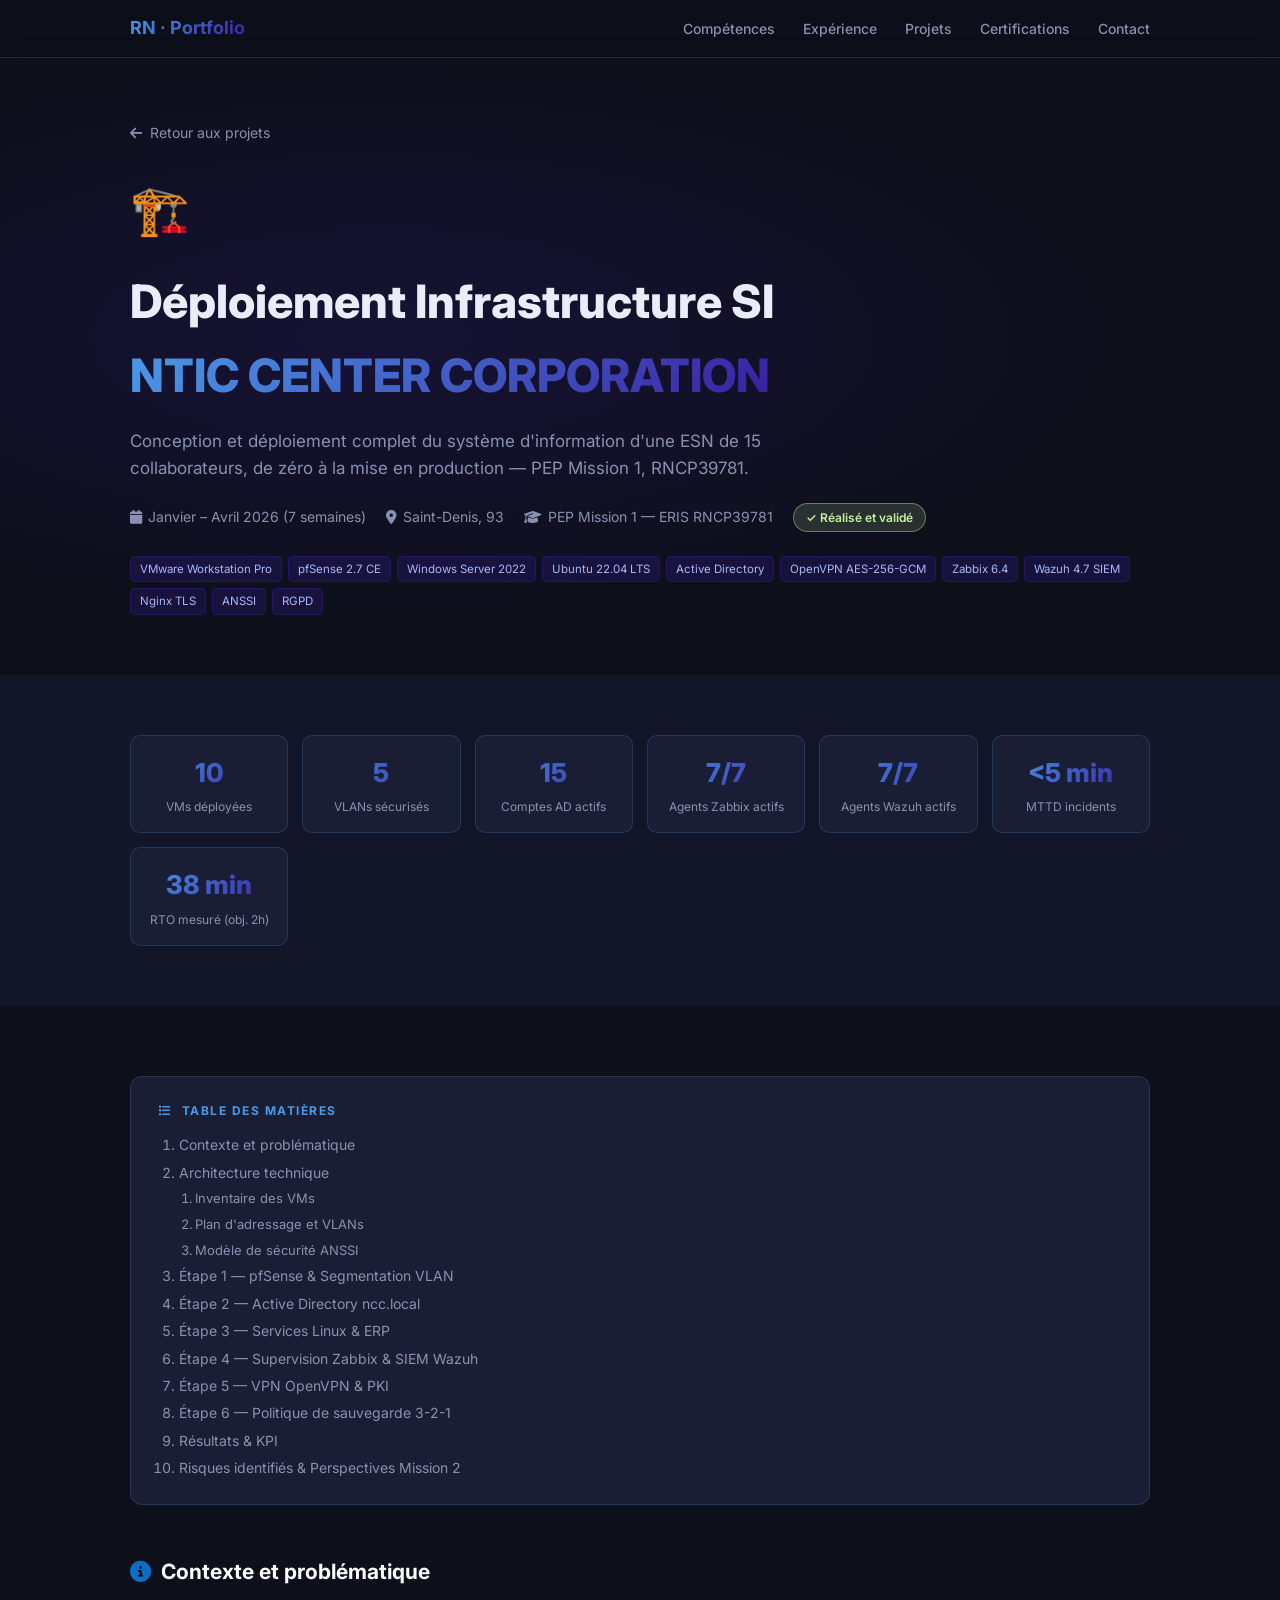
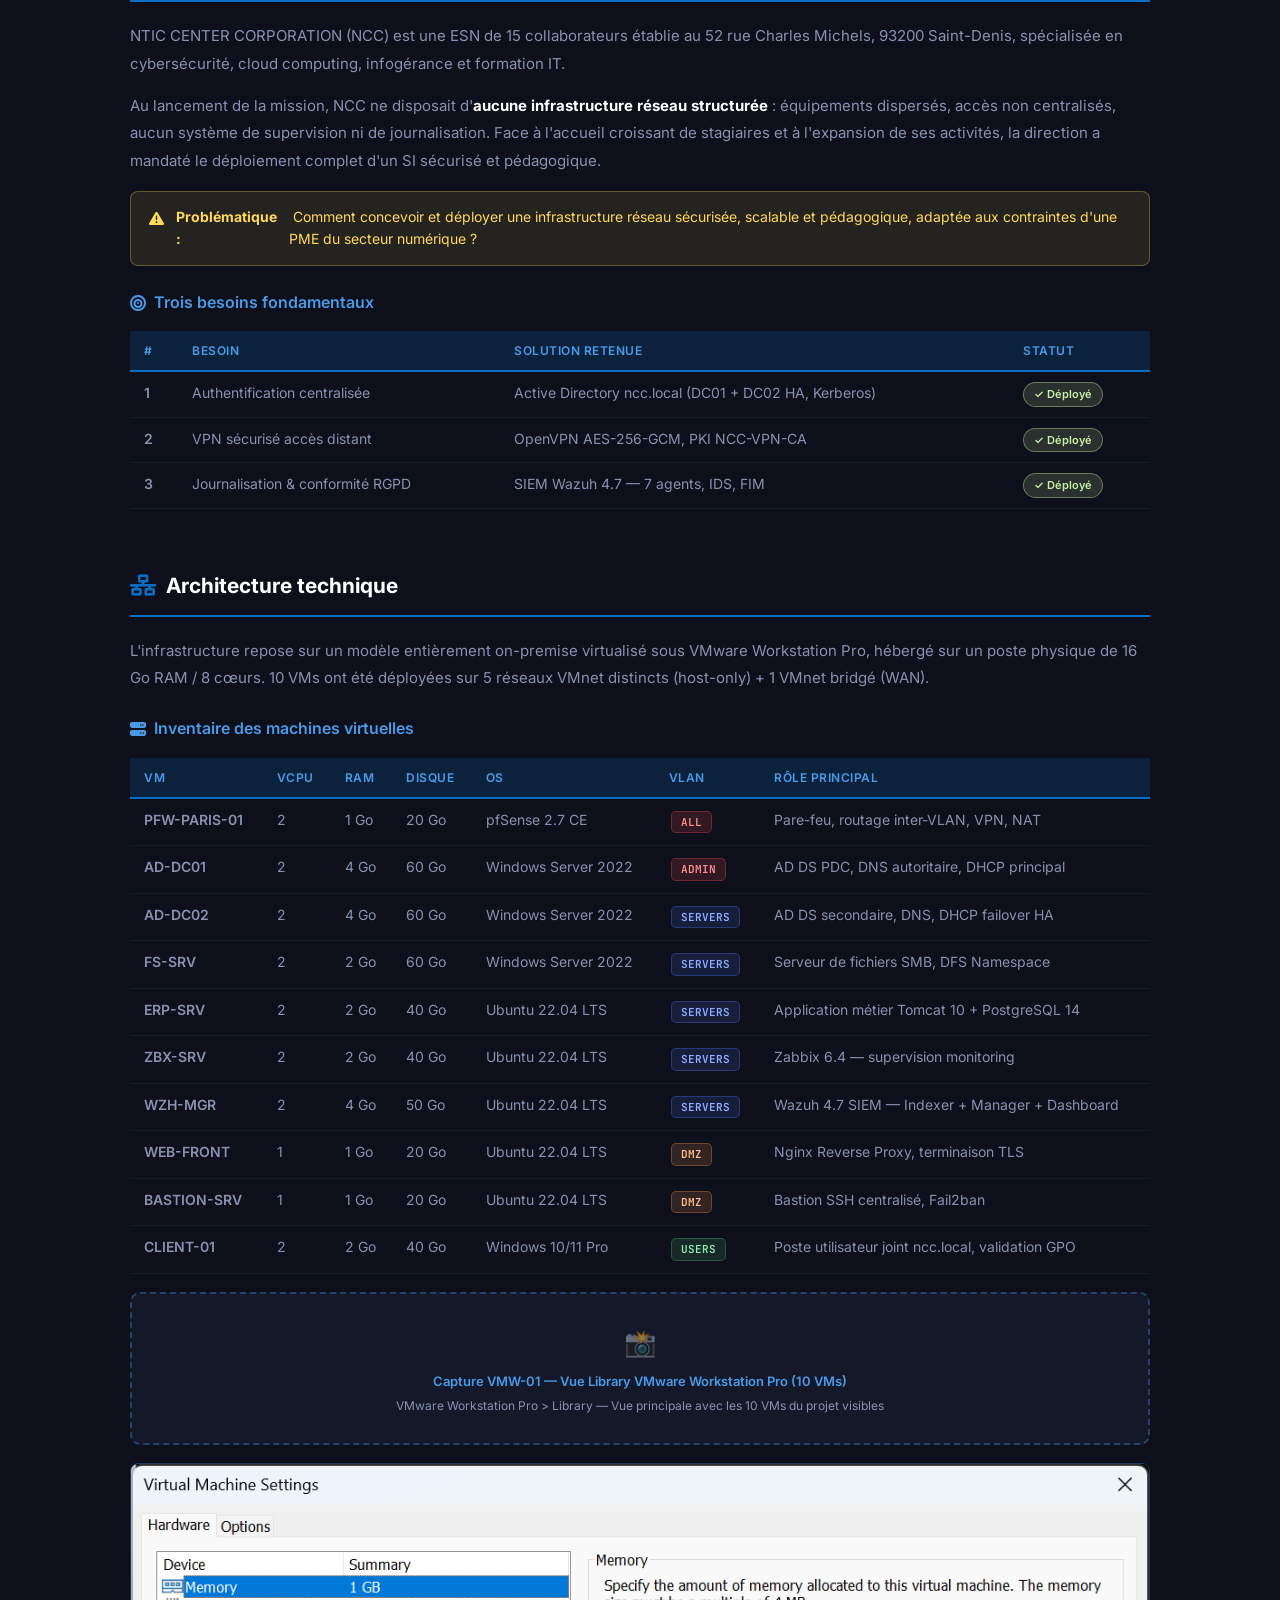
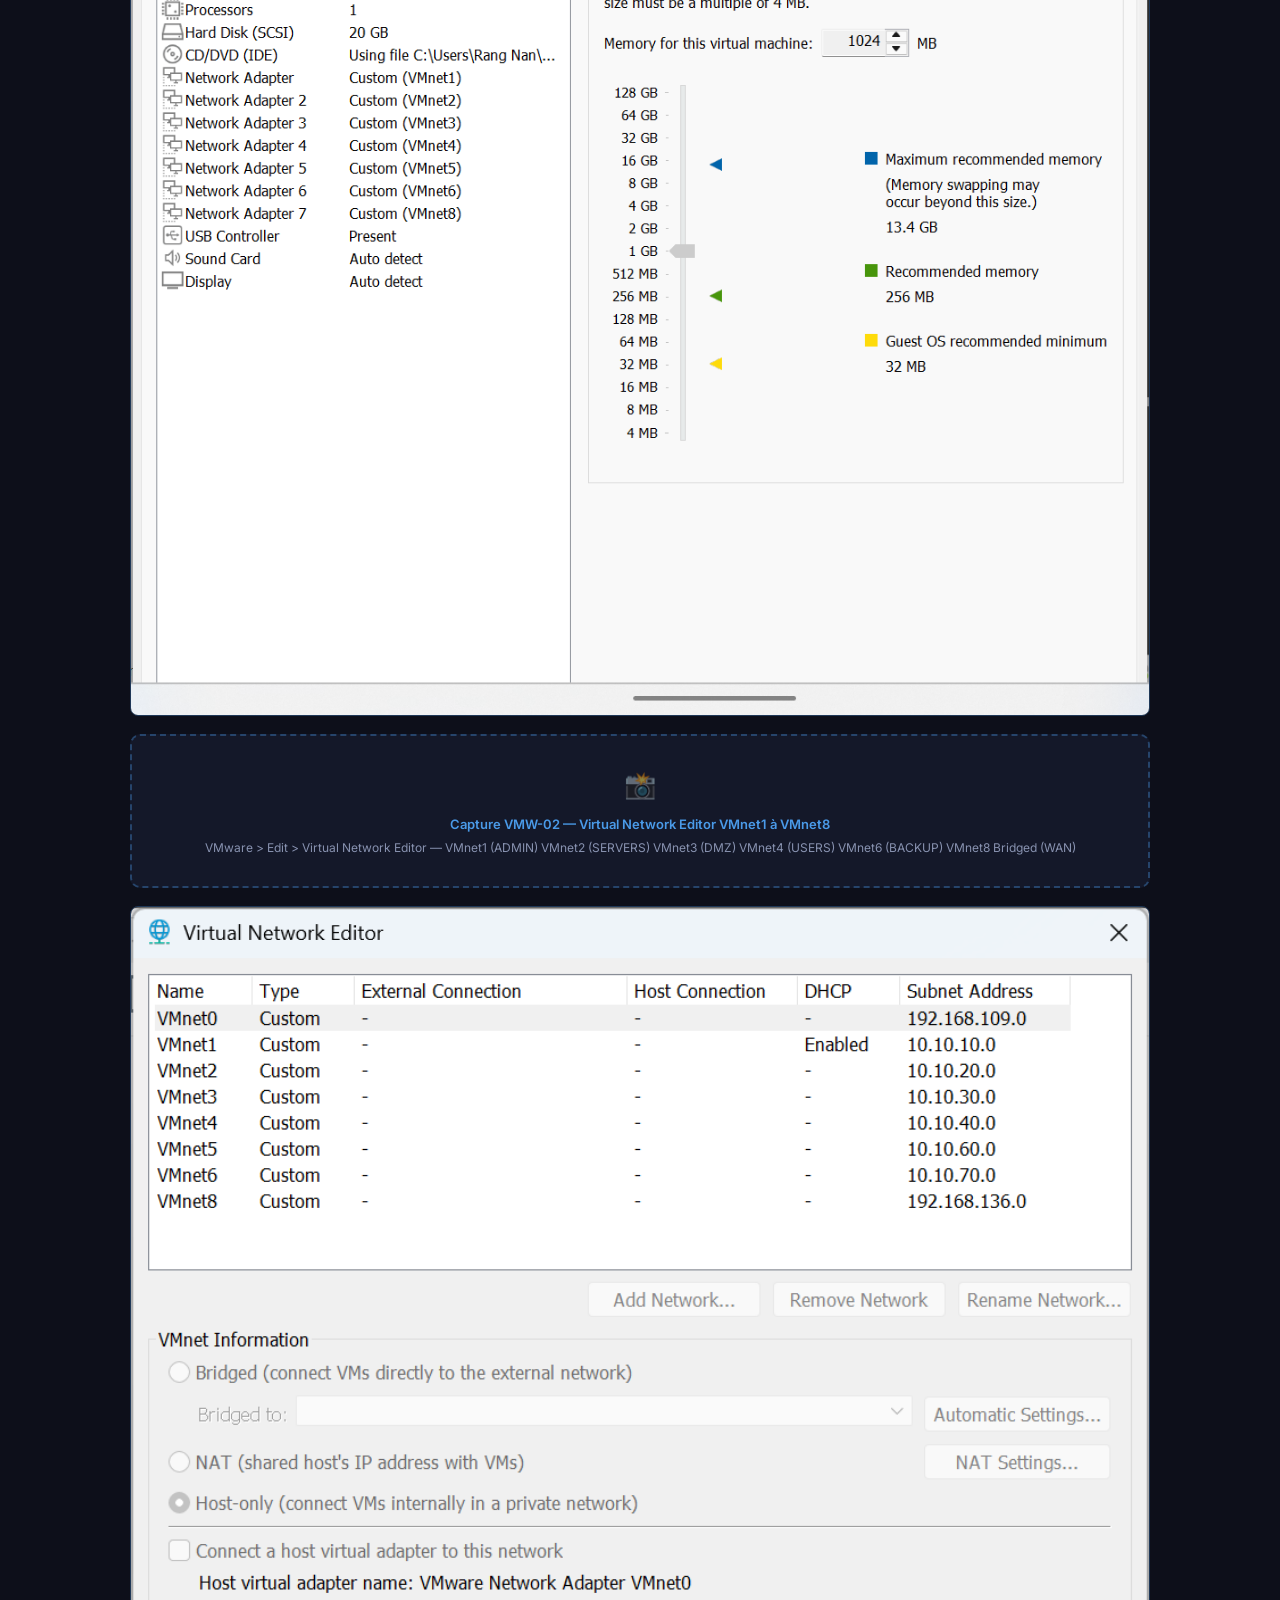
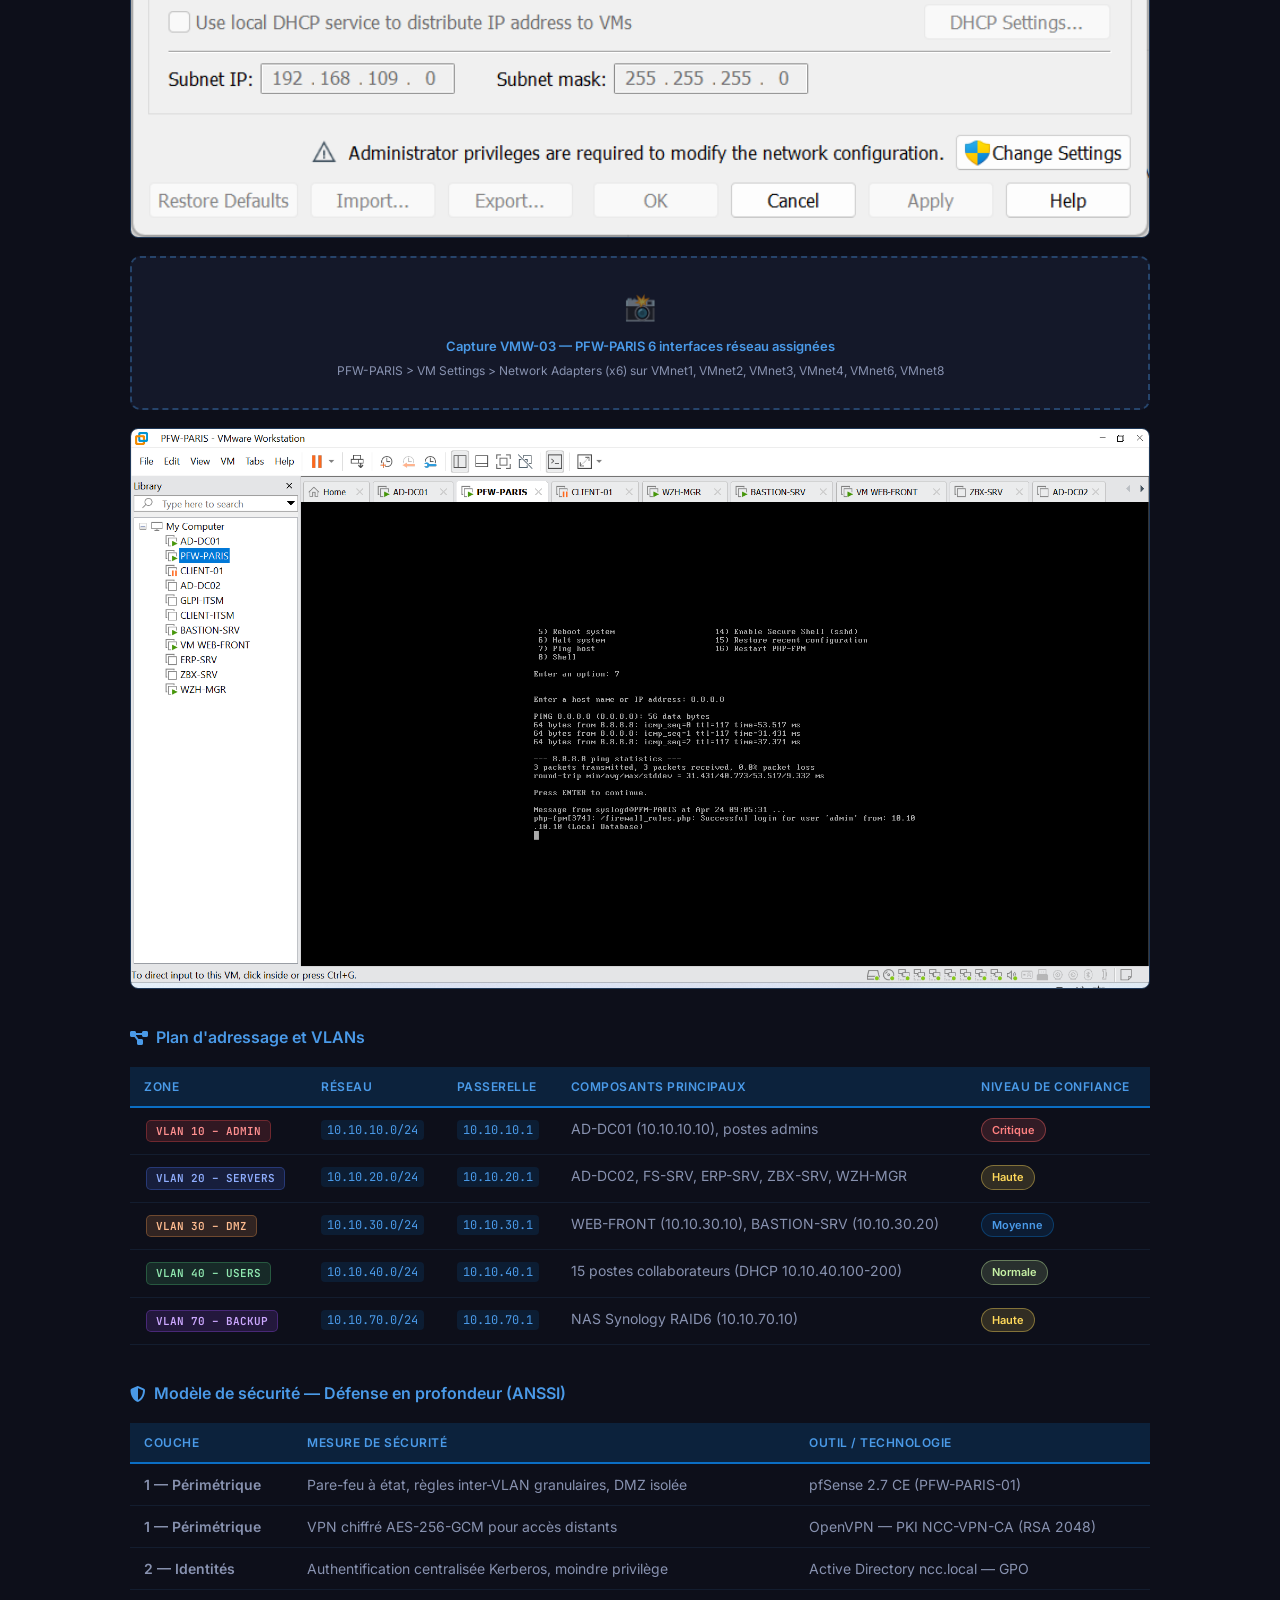
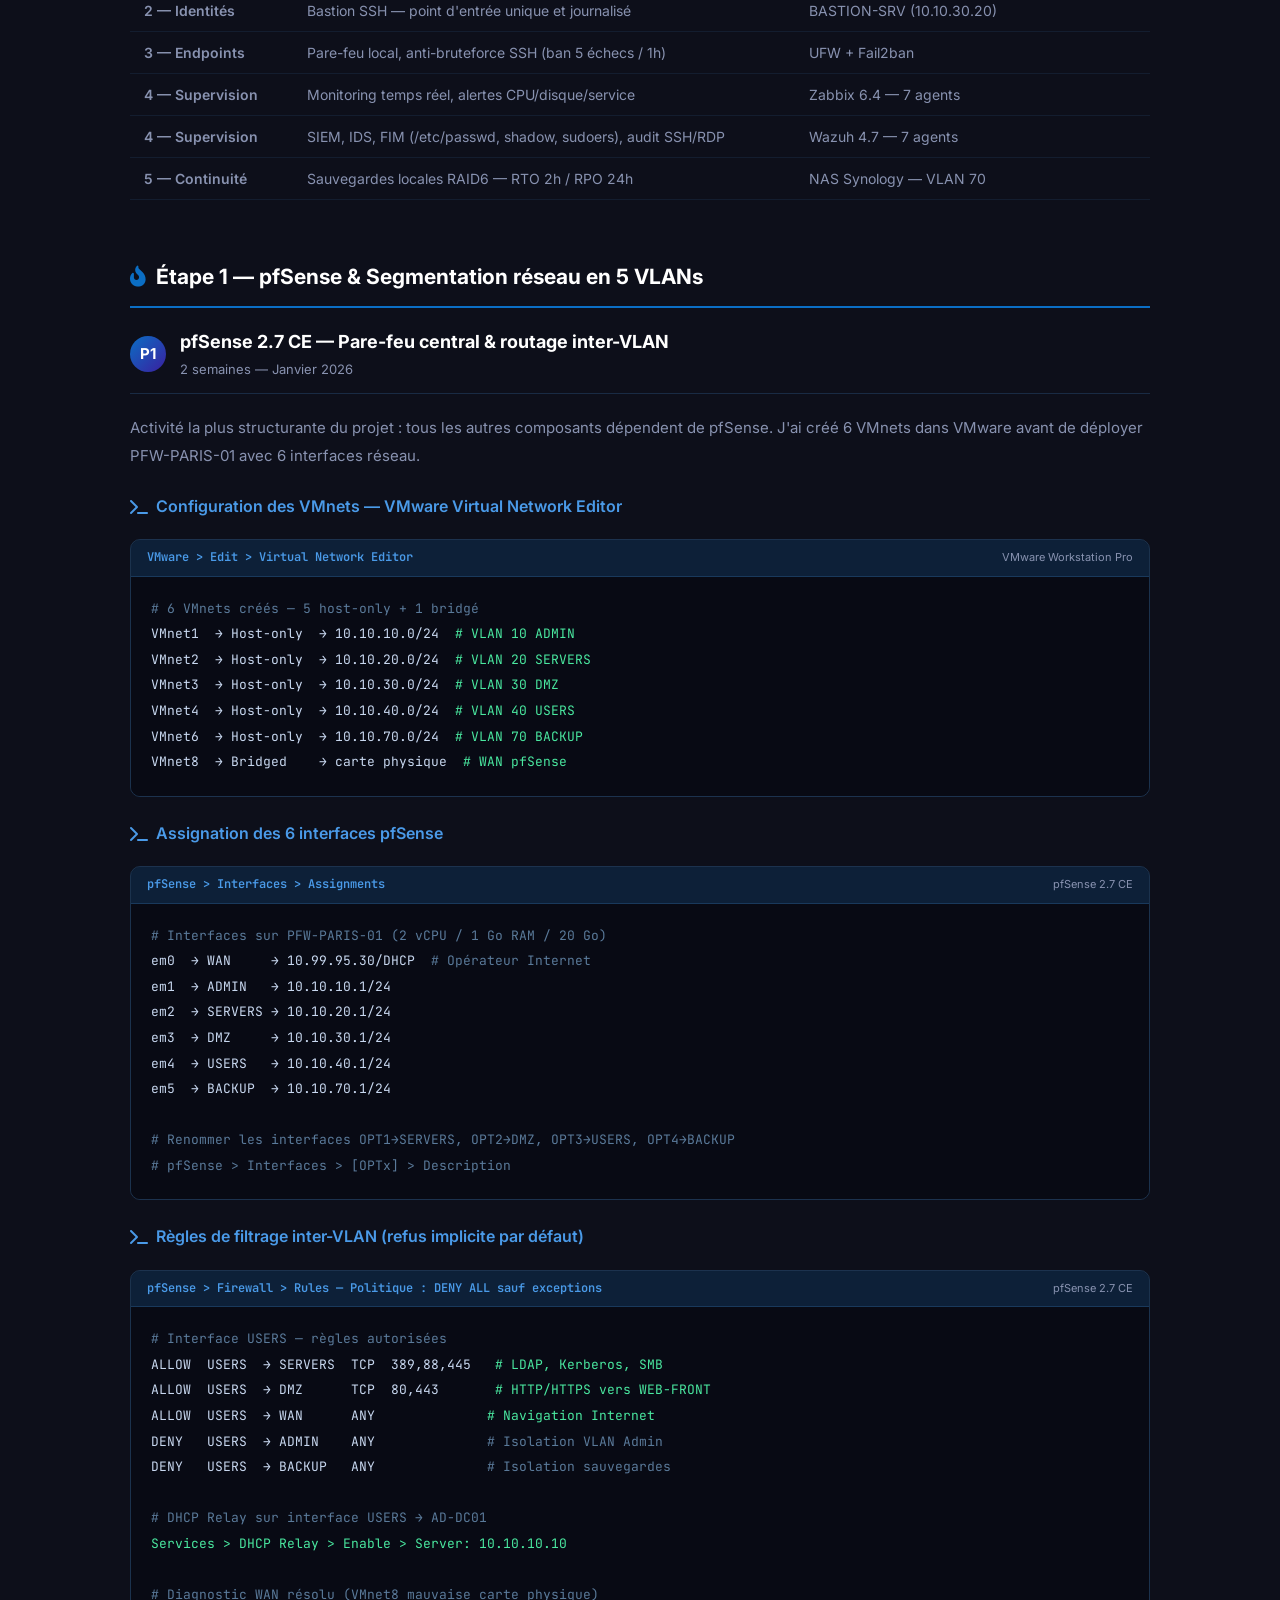
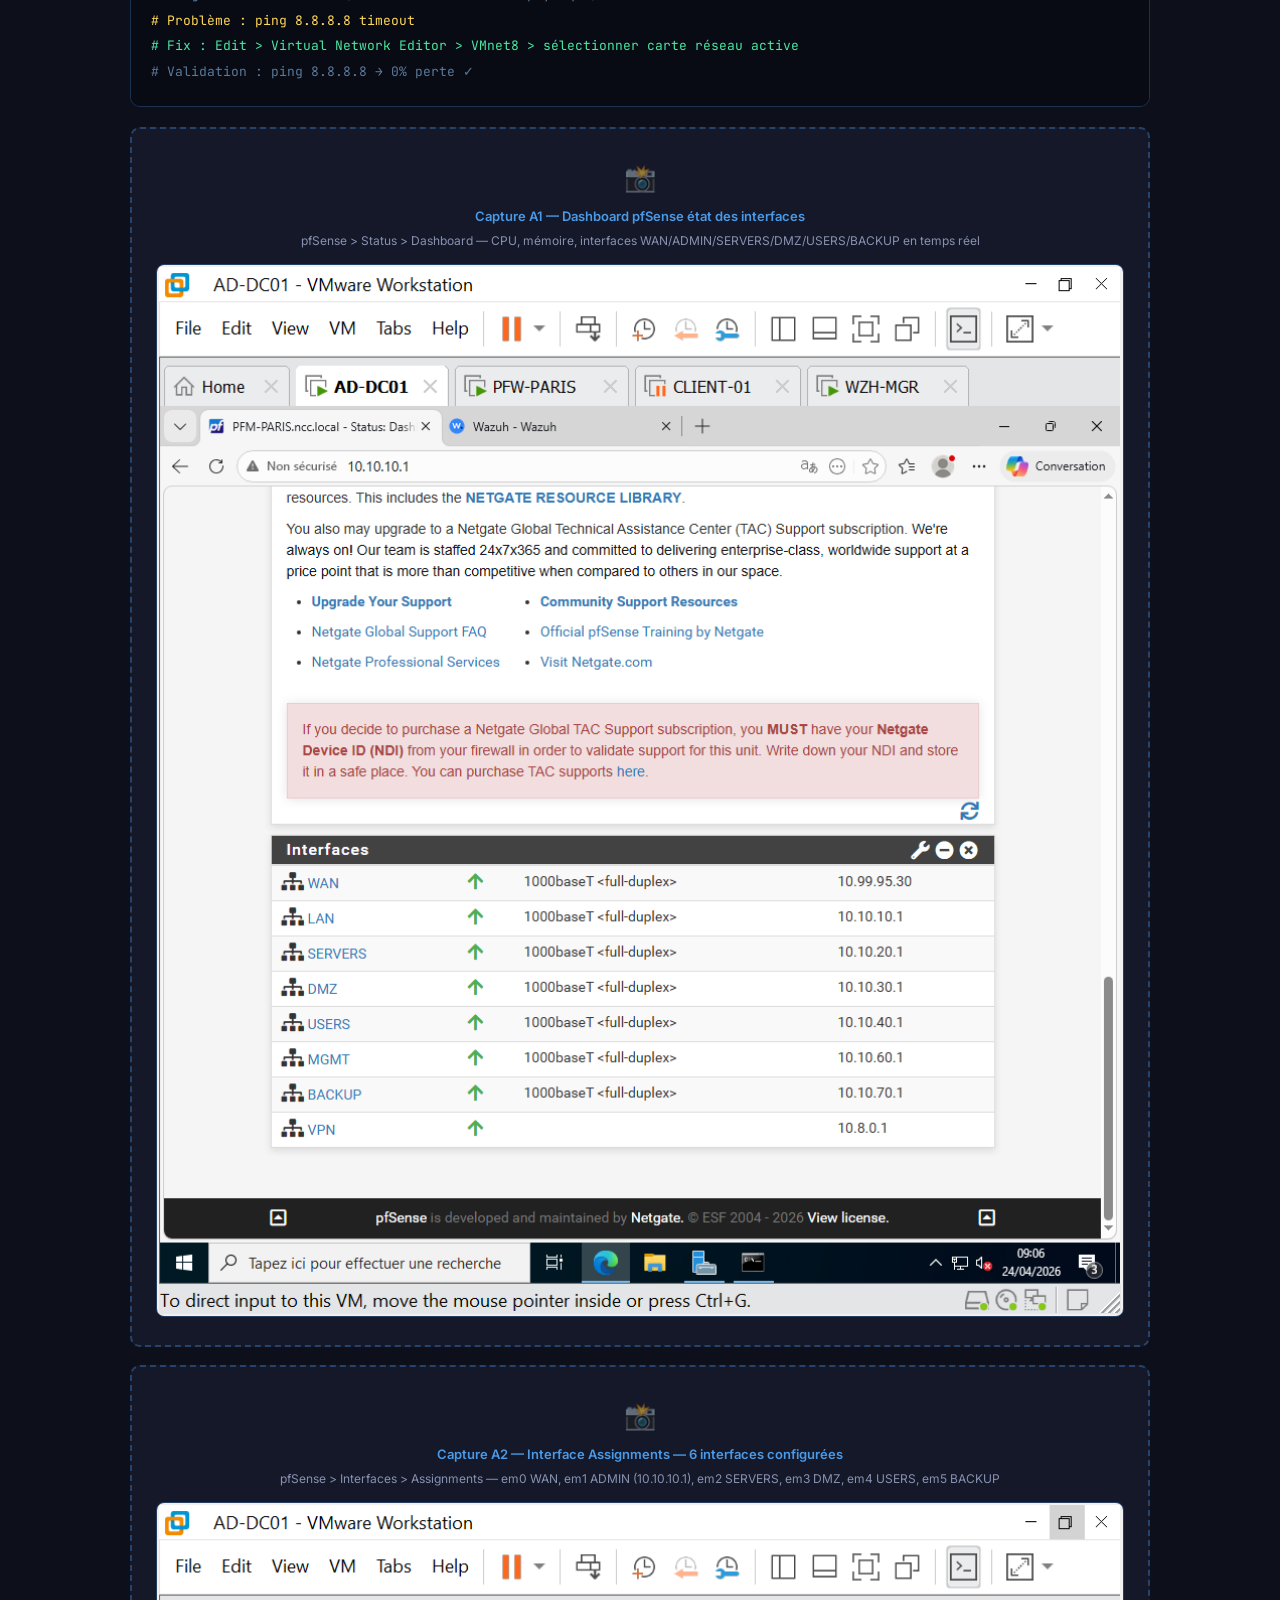
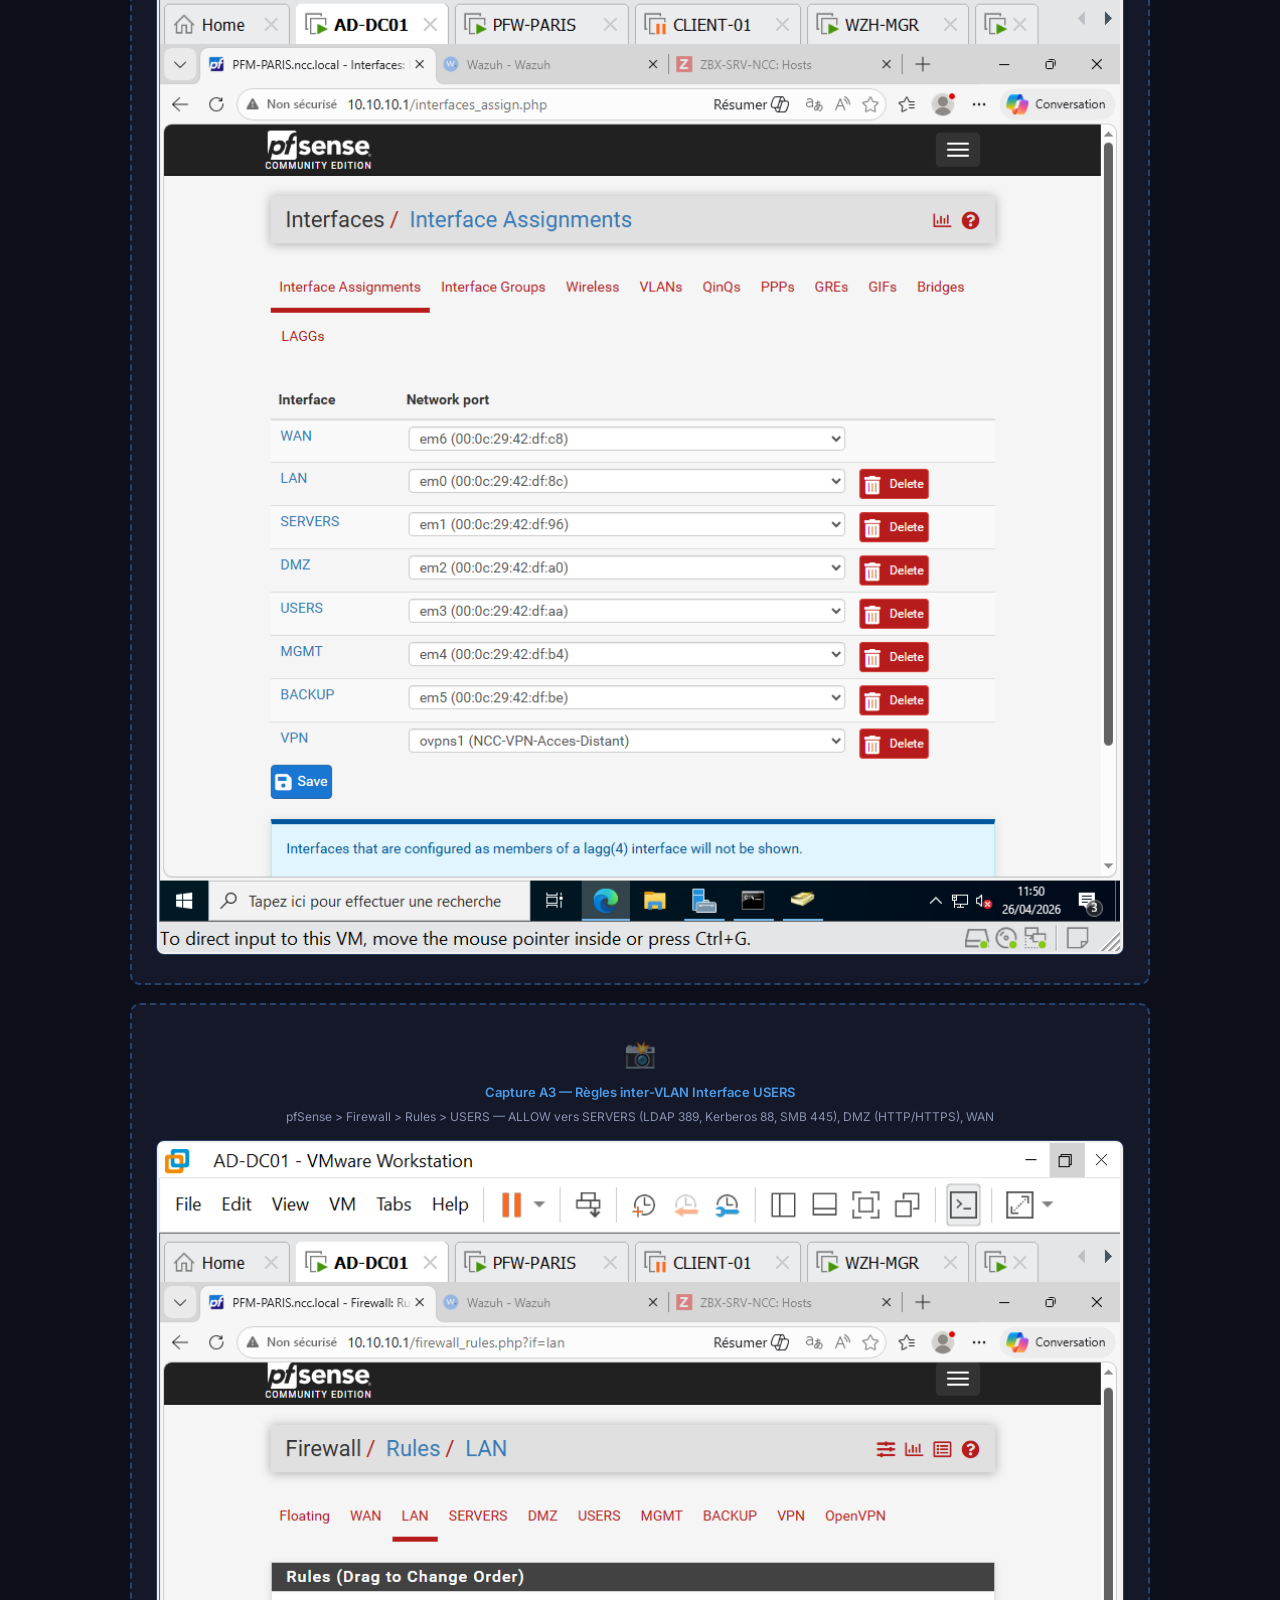
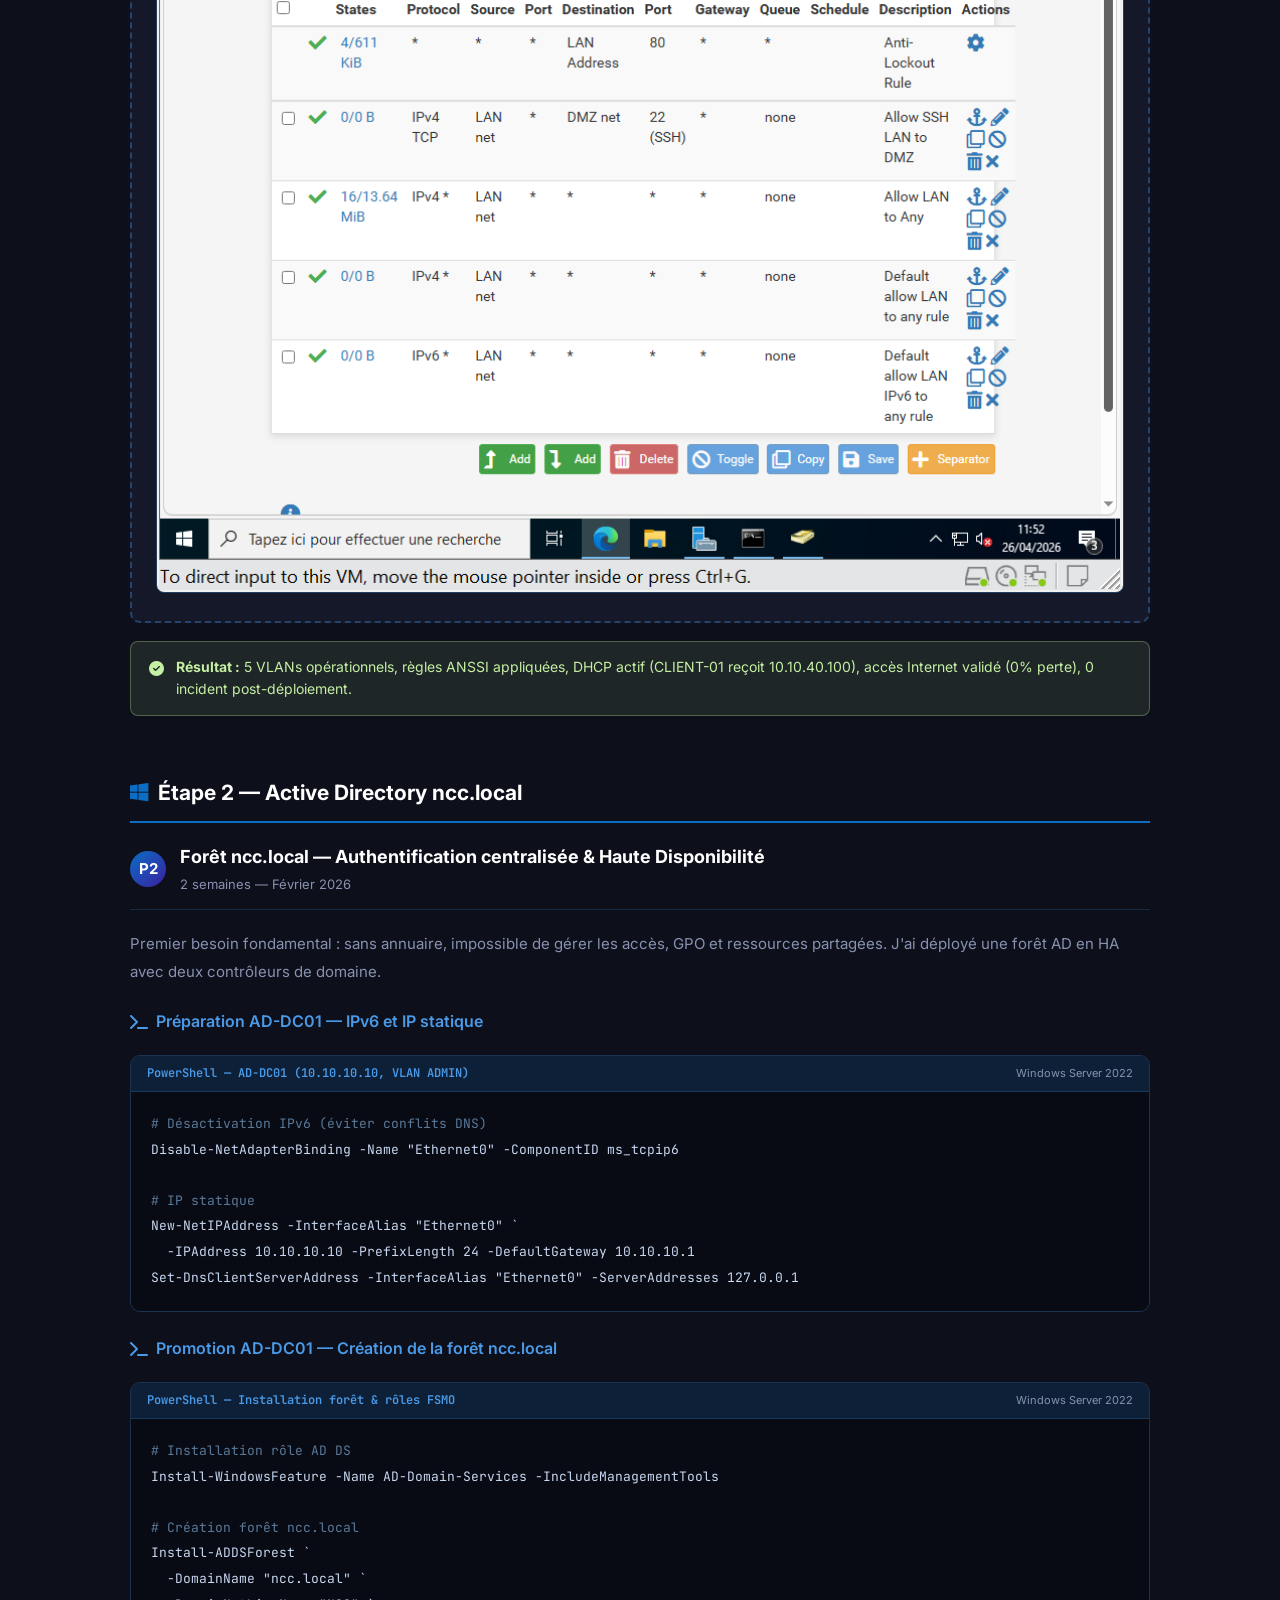
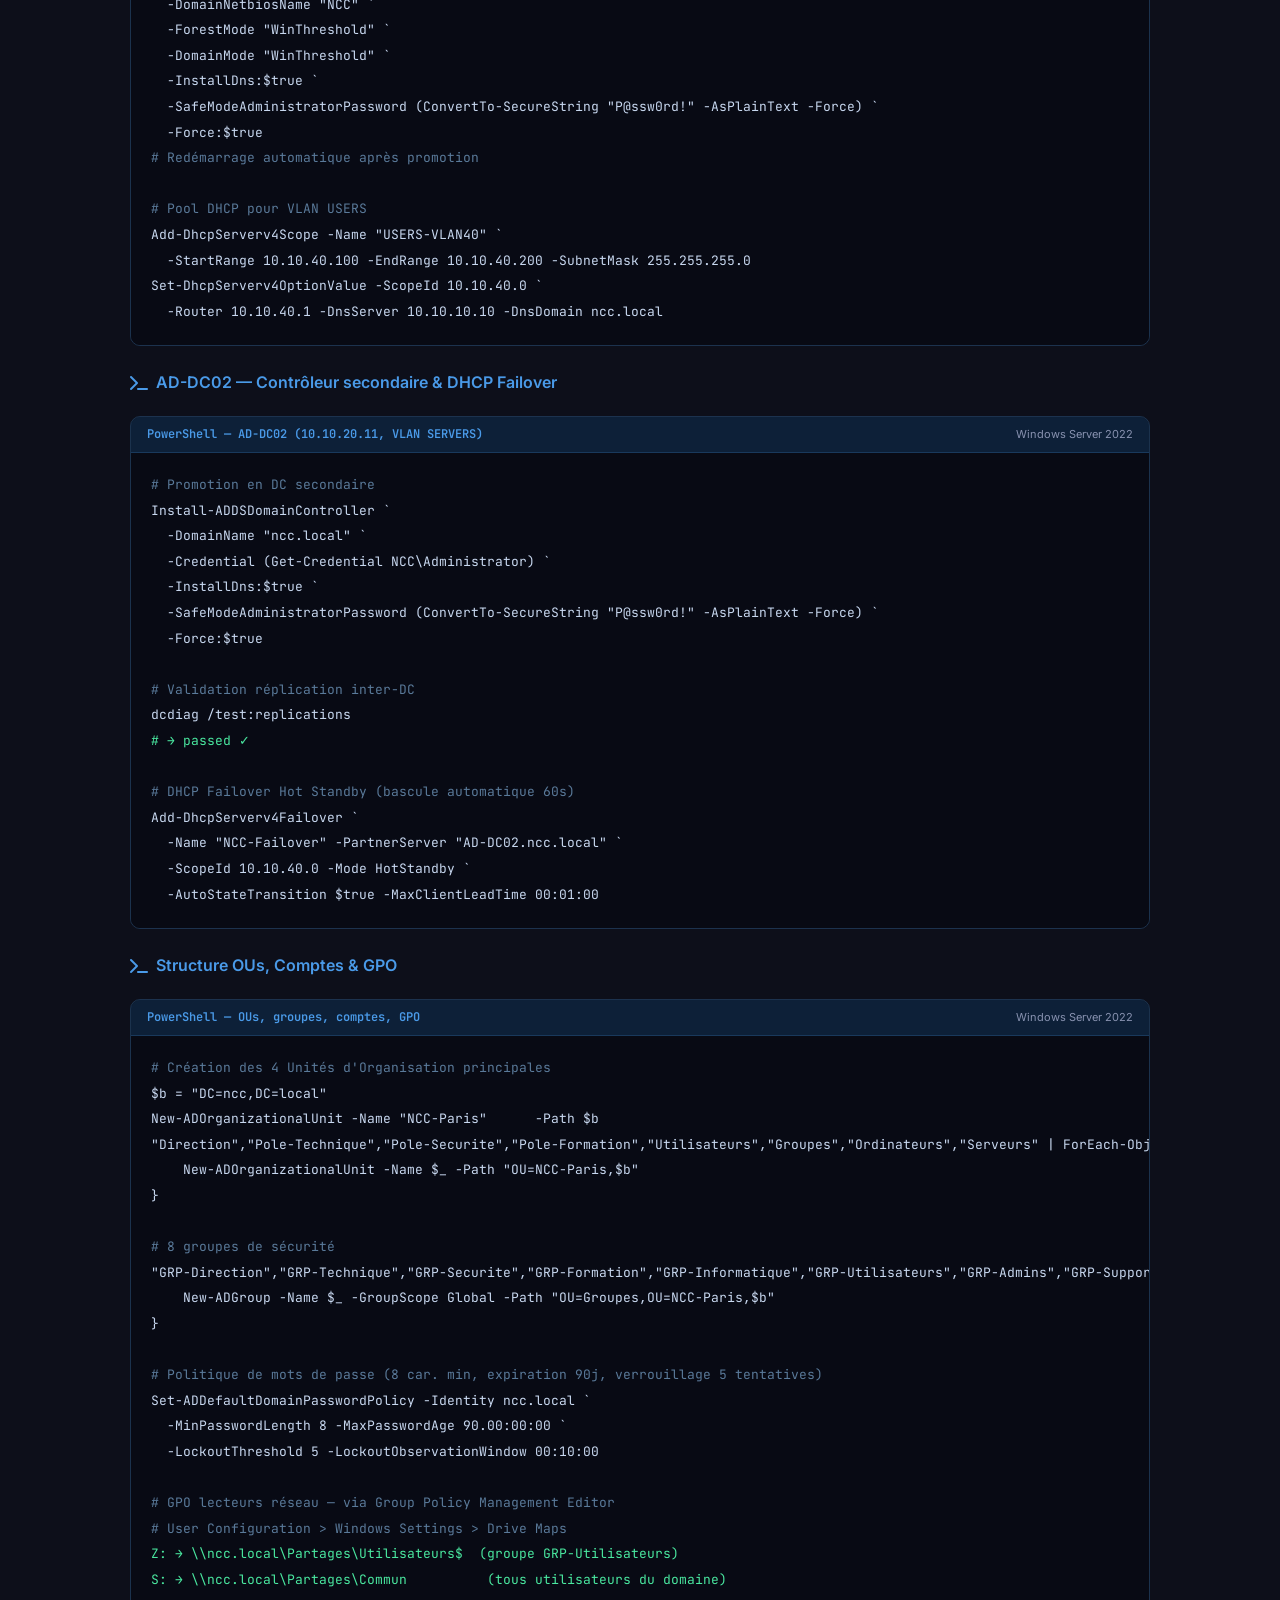
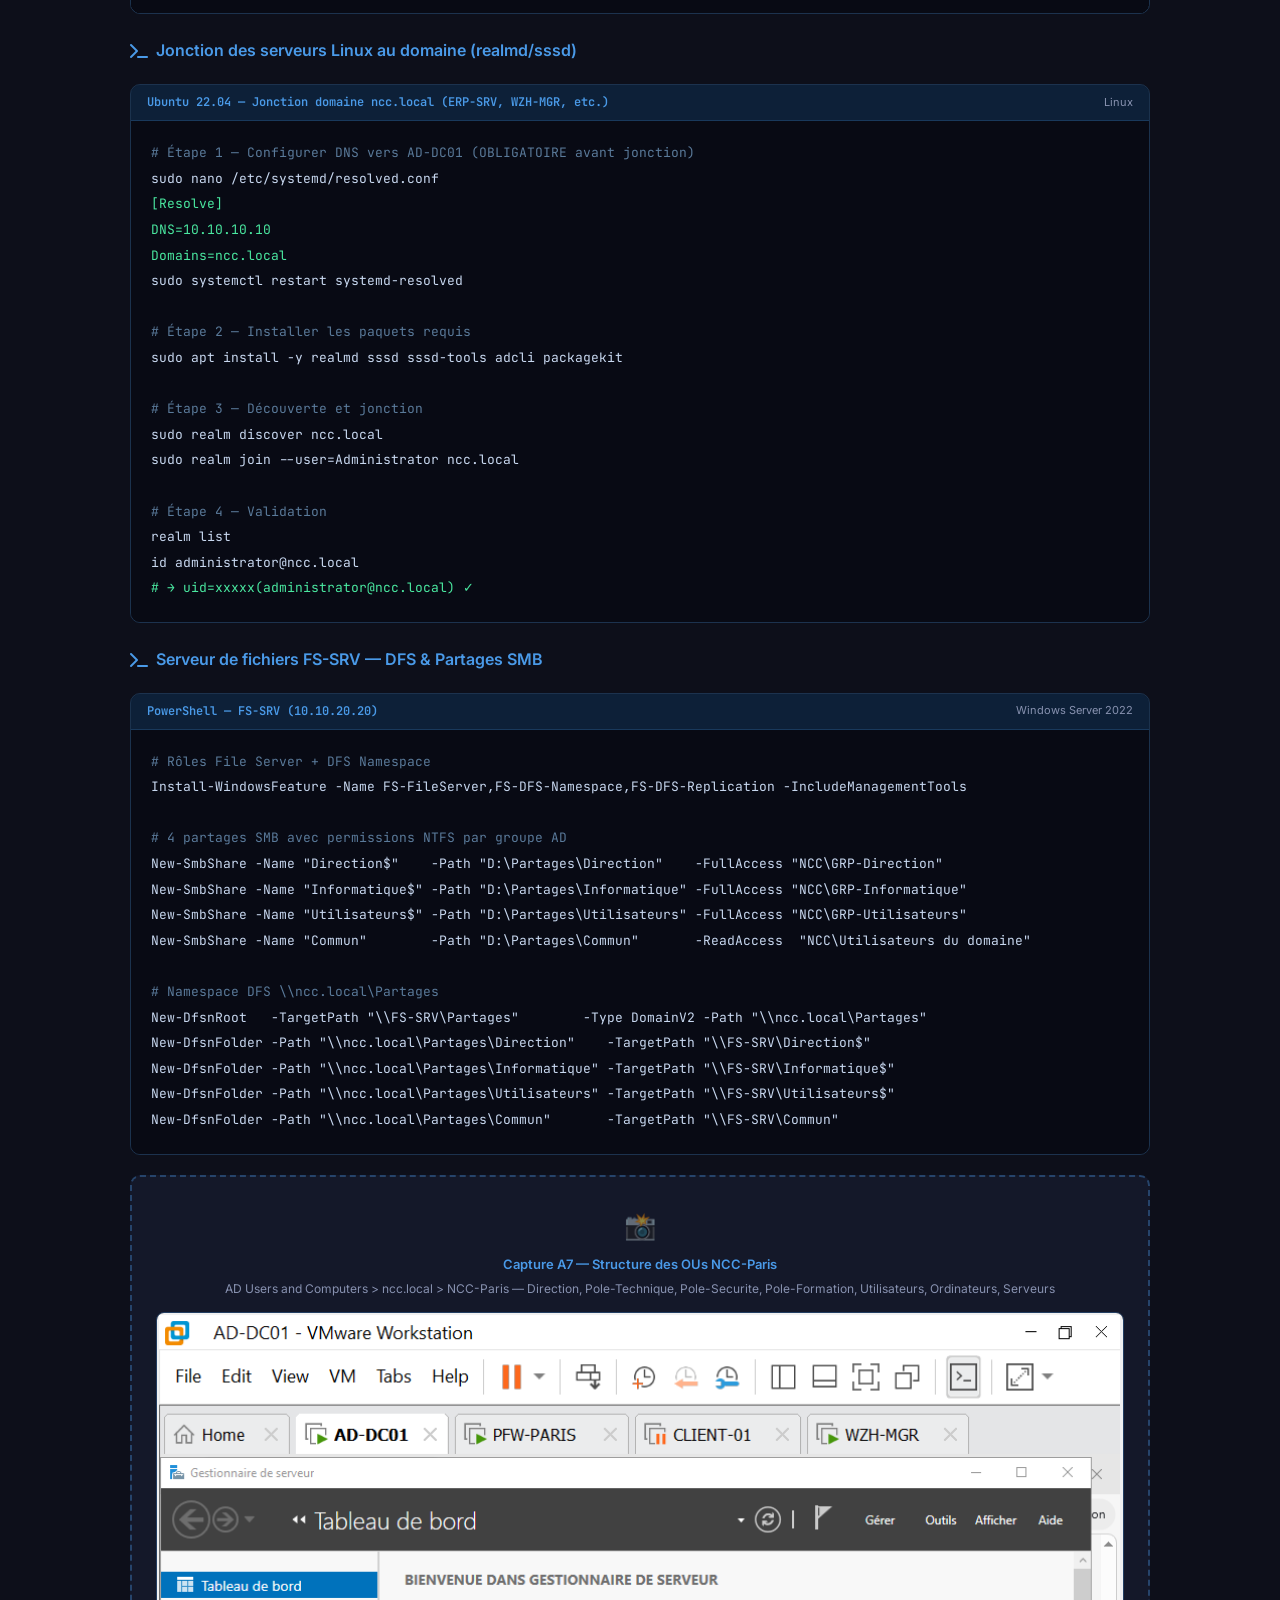
<file: projets/infrastructure-ntic.html>
<!DOCTYPE html>
<html lang="fr">
<head>
  <meta charset="UTF-8" />
  <meta name="viewport" content="width=device-width, initial-scale=1.0"/>
  <title>Infrastructure NTIC CENTER CORPORATION — Ranguebaye Nantara</title>
  <link href="https://fonts.googleapis.com/css2?family=Inter:wght@300;400;500;600;700;800&family=JetBrains+Mono:wght@400;500&display=swap" rel="stylesheet"/>
  <link rel="stylesheet" href="https://cdnjs.cloudflare.com/ajax/libs/font-awesome/6.5.0/css/all.min.css"/>
  <link rel="stylesheet" href="../assets/css/style.css"/>
  <style>
    .toc { background: var(--card); border: 1px solid var(--border); border-radius: 12px; padding: 24px 28px; margin-bottom: 50px; }
    .toc-title { font-size: 12px; font-weight: 700; color: var(--imie-light); text-transform: uppercase; letter-spacing: 1.5px; margin-bottom: 14px; }
    .toc ol { padding-left: 20px; display: flex; flex-direction: column; gap: 5px; }
    .toc li { font-size: 14px; color: var(--muted); }
    .toc a { color: var(--muted); transition: color .2s; }
    .toc a:hover { color: var(--imie-light); }
    .toc ol ol { margin-top: 4px; padding-left: 16px; }
    .toc ol ol li { font-size: 13px; }

    .cs { margin-bottom: 60px; scroll-margin-top: 85px; }
    .cs h2 { font-size: 21px; font-weight: 700; color: var(--white); margin-bottom: 20px; padding-bottom: 12px; border-bottom: 2px solid var(--imie-blue); display: flex; align-items: center; gap: 10px; }
    .cs h3 { font-size: 16px; font-weight: 600; color: var(--imie-light); margin: 24px 0 12px; display: flex; align-items: center; gap: 8px; }
    .cs p { font-size: 15px; color: var(--muted); line-height: 1.85; margin-bottom: 14px; }
    .cs ul, .cs ol { padding-left: 0; display: flex; flex-direction: column; gap: 5px; margin-bottom: 14px; }
    .cs li { font-size: 15px; color: var(--muted); padding: 4px 0 4px 22px; position: relative; line-height: 1.6; }
    .cs li::before { content: "–"; position: absolute; left: 0; color: var(--imie-blue); font-weight: 700; }

    .code-block { margin: 20px 0; border-radius: 10px; overflow: hidden; border: 1px solid rgba(74,154,232,0.25); }
    .code-header { background: rgba(11,110,196,0.18); padding: 8px 16px; display: flex; justify-content: space-between; align-items: center; border-bottom: 1px solid rgba(74,154,232,0.2); }
    .code-label { font-size: 12px; font-weight: 600; color: var(--imie-light); font-family: 'JetBrains Mono', monospace; }
    .code-os { font-size: 11px; color: var(--muted); }
    pre { background: #080A14; padding: 20px; margin: 0; overflow-x: auto; }
    pre code { font-family: 'JetBrains Mono', monospace; font-size: 13px; color: #C8D8F0; line-height: 1.7; white-space: pre; }
    .cm { color: #5A7A9A; }
    .hl { color: #4AE8A0; }
    .wn { color: #FFD95A; }

    .screenshot-zone { background: rgba(26,30,53,0.6); border: 2px dashed rgba(74,154,232,0.35); border-radius: 10px; padding: 28px 24px; text-align: center; margin: 18px 0; }
    .screenshot-zone:hover { border-color: var(--imie-blue); }
    .ss-icon { font-size: 26px; margin-bottom: 8px; opacity: 0.5; }
    .ss-label { font-size: 13px; font-weight: 600; color: var(--imie-light); margin-bottom: 4px; }
    .ss-desc { font-size: 12px; color: var(--muted); }

    .data-table { width: 100%; border-collapse: collapse; margin: 16px 0; font-size: 14px; }
    .data-table th { background: rgba(11,110,196,0.2); color: var(--imie-light); font-weight: 600; padding: 10px 14px; text-align: left; font-size: 12px; text-transform: uppercase; letter-spacing: 0.5px; border-bottom: 2px solid var(--imie-blue); }
    .data-table td { padding: 10px 14px; color: var(--muted); border-bottom: 1px solid rgba(74,154,232,0.1); vertical-align: top; line-height: 1.5; }
    .data-table tr:hover td { background: rgba(74,154,232,0.04); }
    .data-table code { font-family: 'JetBrains Mono', monospace; font-size: 12px; background: rgba(11,110,196,0.15); padding: 2px 6px; border-radius: 4px; color: var(--imie-light); }
    .tdb { font-weight: 600; color: var(--white); }

    .badge { display: inline-block; padding: 3px 10px; border-radius: 20px; font-size: 11px; font-weight: 600; }
    .bg { background: rgba(197,240,164,0.15); border: 1px solid rgba(197,240,164,0.4); color: #C5F0A4; }
    .bb { background: rgba(11,110,196,0.15); border: 1px solid rgba(11,110,196,0.4); color: var(--imie-light); }
    .by { background: rgba(255,217,90,0.15); border: 1px solid rgba(255,217,90,0.4); color: #FFD95A; }
    .br { background: rgba(255,100,100,0.15); border: 1px solid rgba(255,100,100,0.4); color: #FF8080; }

    .kpi-grid { display: grid; grid-template-columns: repeat(auto-fill, minmax(155px, 1fr)); gap: 14px; margin: 20px 0; }
    .kpi-card { background: var(--card); border: 1px solid var(--border); border-radius: 10px; padding: 16px; text-align: center; }
    .kpi-v { font-size: 26px; font-weight: 800; background: linear-gradient(135deg, var(--imie-light), var(--imie-purple)); -webkit-background-clip: text; -webkit-text-fill-color: transparent; }
    .kpi-l { font-size: 12px; color: var(--muted); margin-top: 4px; }

    .alert { border-radius: 8px; padding: 14px 18px; margin: 16px 0; display: flex; gap: 12px; align-items: flex-start; font-size: 14px; }
    .al-info { background: rgba(11,110,196,0.1); border: 1px solid rgba(11,110,196,0.3); color: #A8D8F8; }
    .al-warn { background: rgba(255,217,90,0.1); border: 1px solid rgba(255,217,90,0.3); color: #FFD95A; }
    .al-ok { background: rgba(197,240,164,0.1); border: 1px solid rgba(197,240,164,0.3); color: #C5F0A4; }
    .al-icon { font-size: 15px; margin-top: 1px; flex-shrink: 0; }

    .step-header { display: flex; align-items: center; gap: 14px; margin-bottom: 20px; padding-bottom: 14px; border-bottom: 1px solid var(--border); }
    .step-num { width: 36px; height: 36px; border-radius: 50%; background: linear-gradient(135deg, var(--imie-blue), var(--imie-purple)); display: flex; align-items: center; justify-content: center; font-size: 15px; font-weight: 700; color: #fff; flex-shrink: 0; }
    .step-title { font-size: 18px; font-weight: 700; color: var(--white); }
    .step-sub { font-size: 13px; color: var(--muted); margin-top: 2px; }

    .vc { display: inline-block; padding: 2px 9px; border-radius: 5px; font-size: 11px; font-weight: 600; font-family: 'JetBrains Mono', monospace; margin: 2px; }
    .v10 { background: rgba(255,80,80,0.15); color: #FF9090; border: 1px solid rgba(255,80,80,0.3); }
    .v20 { background: rgba(80,120,255,0.15); color: #90AEFF; border: 1px solid rgba(80,120,255,0.3); }
    .v30 { background: rgba(255,160,80,0.15); color: #FFBC90; border: 1px solid rgba(255,160,80,0.3); }
    .v40 { background: rgba(80,200,120,0.15); color: #90E8B0; border: 1px solid rgba(80,200,120,0.3); }
    .v70 { background: rgba(160,80,255,0.15); color: #CCA8FF; border: 1px solid rgba(160,80,255,0.3); }
  </style>
</head>
<body>

<nav class="nav">
  <div class="container">
    <a href="../index.html" class="nav-logo">RN · Portfolio</a>
    <ul class="nav-links">
      <li><a href="../index.html#competences">Compétences</a></li>
      <li><a href="../index.html#experience">Expérience</a></li>
      <li><a href="../index.html#projets">Projets</a></li>
      <li><a href="../index.html#certifications">Certifications</a></li>
      <li><a href="../index.html#contact">Contact</a></li>
    </ul>
    <div class="nav-burger" id="burger"><span></span><span></span><span></span></div>
  </div>
  <div class="nav-mobile" id="nav-mobile">
    <a href="../index.html#competences">Compétences</a>
    <a href="../index.html#experience">Expérience</a>
    <a href="../index.html#projets">Projets</a>
    <a href="../index.html#certifications">Certifications</a>
    <a href="../index.html#contact">Contact</a>
  </div>
</nav>

<section class="project-hero">
  <div class="container">
    <a href="../index.html#projets" class="project-back fade-in"><i class="fa-solid fa-arrow-left"></i> Retour aux projets</a>
    <div class="fade-in">
      <div style="font-size:48px;margin-bottom:16px;">🏗️</div>
      <h1>Déploiement Infrastructure SI<br><span class="gradient-text">NTIC CENTER CORPORATION</span></h1>
      <p style="font-size:17px;color:var(--muted);margin-bottom:20px;max-width:700px;">Conception et déploiement complet du système d'information d'une ESN de 15 collaborateurs, de zéro à la mise en production — PEP Mission 1, RNCP39781.</p>
      <div class="project-hero-meta">
        <span class="meta-item"><i class="fa-solid fa-calendar"></i> Janvier – Avril 2026 (7 semaines)</span>
        <span class="meta-item"><i class="fa-solid fa-location-dot"></i> Saint-Denis, 93</span>
        <span class="meta-item"><i class="fa-solid fa-graduation-cap"></i> PEP Mission 1 — ERIS RNCP39781</span>
        <span class="status-badge status-done">✓ Réalisé et validé</span>
      </div>
      <div style="display:flex;flex-wrap:wrap;gap:6px;margin-top:20px;">
        <span class="tag-purple">VMware Workstation Pro</span><span class="tag-purple">pfSense 2.7 CE</span>
        <span class="tag-purple">Windows Server 2022</span><span class="tag-purple">Ubuntu 22.04 LTS</span>
        <span class="tag-purple">Active Directory</span><span class="tag-purple">OpenVPN AES-256-GCM</span>
        <span class="tag-purple">Zabbix 6.4</span><span class="tag-purple">Wazuh 4.7 SIEM</span>
        <span class="tag-purple">Nginx TLS</span><span class="tag-purple">ANSSI</span><span class="tag-purple">RGPD</span>
      </div>
    </div>
  </div>
</section>

<div style="background:var(--bg2);padding:40px 0;">
  <div class="container">
    <div class="kpi-grid">
      <div class="kpi-card fade-in"><div class="kpi-v">10</div><div class="kpi-l">VMs déployées</div></div>
      <div class="kpi-card fade-in"><div class="kpi-v">5</div><div class="kpi-l">VLANs sécurisés</div></div>
      <div class="kpi-card fade-in"><div class="kpi-v">15</div><div class="kpi-l">Comptes AD actifs</div></div>
      <div class="kpi-card fade-in"><div class="kpi-v">7/7</div><div class="kpi-l">Agents Zabbix actifs</div></div>
      <div class="kpi-card fade-in"><div class="kpi-v">7/7</div><div class="kpi-l">Agents Wazuh actifs</div></div>
      <div class="kpi-card fade-in"><div class="kpi-v">&lt;5 min</div><div class="kpi-l">MTTD incidents</div></div>
      <div class="kpi-card fade-in"><div class="kpi-v">38 min</div><div class="kpi-l">RTO mesuré (obj. 2h)</div></div>
    </div>
  </div>
</div>

<section style="padding:70px 0;">
  <div class="container">

    <div class="toc fade-in">
      <div class="toc-title"><i class="fa-solid fa-list"></i>&nbsp; Table des matières</div>
      <ol>
        <li><a href="#contexte">Contexte et problématique</a></li>
        <li><a href="#architecture">Architecture technique</a>
          <ol>
            <li><a href="#arch-vms">Inventaire des VMs</a></li>
            <li><a href="#arch-vlan">Plan d'adressage et VLANs</a></li>
            <li><a href="#arch-secu">Modèle de sécurité ANSSI</a></li>
          </ol>
        </li>
        <li><a href="#p1">Étape 1 — pfSense &amp; Segmentation VLAN</a></li>
        <li><a href="#p2">Étape 2 — Active Directory ncc.local</a></li>
        <li><a href="#p3">Étape 3 — Services Linux &amp; ERP</a></li>
        <li><a href="#p4">Étape 4 — Supervision Zabbix &amp; SIEM Wazuh</a></li>
        <li><a href="#p5">Étape 5 — VPN OpenVPN &amp; PKI</a></li>
        <li><a href="#p6">Étape 6 — Politique de sauvegarde 3-2-1</a></li>
        <li><a href="#resultats">Résultats &amp; KPI</a></li>
        <li><a href="#perspectives">Risques identifiés &amp; Perspectives Mission 2</a></li>
      </ol>
    </div>

    <!-- 1. CONTEXTE -->
    <div class="cs fade-in" id="contexte">
      <h2><i class="fa-solid fa-circle-info" style="color:var(--imie-blue)"></i> Contexte et problématique</h2>
      <p>NTIC CENTER CORPORATION (NCC) est une ESN de 15 collaborateurs établie au 52 rue Charles Michels, 93200 Saint-Denis, spécialisée en cybersécurité, cloud computing, infogérance et formation IT.</p>
      <p>Au lancement de la mission, NCC ne disposait d'<strong style="color:var(--white)">aucune infrastructure réseau structurée</strong> : équipements dispersés, accès non centralisés, aucun système de supervision ni de journalisation. Face à l'accueil croissant de stagiaires et à l'expansion de ses activités, la direction a mandaté le déploiement complet d'un SI sécurisé et pédagogique.</p>
      <div class="alert al-warn">
        <span class="al-icon"><i class="fa-solid fa-triangle-exclamation"></i></span>
        <strong>Problématique :</strong>&nbsp;Comment concevoir et déployer une infrastructure réseau sécurisée, scalable et pédagogique, adaptée aux contraintes d'une PME du secteur numérique ?
      </div>
      <h3><i class="fa-solid fa-bullseye"></i> Trois besoins fondamentaux</h3>
      <table class="data-table">
        <thead><tr><th>#</th><th>Besoin</th><th>Solution retenue</th><th>Statut</th></tr></thead>
        <tbody>
          <tr><td class="tdb">1</td><td>Authentification centralisée</td><td>Active Directory ncc.local (DC01 + DC02 HA, Kerberos)</td><td><span class="badge bg">✓ Déployé</span></td></tr>
          <tr><td class="tdb">2</td><td>VPN sécurisé accès distant</td><td>OpenVPN AES-256-GCM, PKI NCC-VPN-CA</td><td><span class="badge bg">✓ Déployé</span></td></tr>
          <tr><td class="tdb">3</td><td>Journalisation &amp; conformité RGPD</td><td>SIEM Wazuh 4.7 — 7 agents, IDS, FIM</td><td><span class="badge bg">✓ Déployé</span></td></tr>
        </tbody>
      </table>
    </div>

    <!-- 2. ARCHITECTURE -->
    <div class="cs fade-in" id="architecture">
      <h2><i class="fa-solid fa-network-wired" style="color:var(--imie-blue)"></i> Architecture technique</h2>
      <p>L'infrastructure repose sur un modèle entièrement on-premise virtualisé sous VMware Workstation Pro, hébergé sur un poste physique de 16 Go RAM / 8 cœurs. 10 VMs ont été déployées sur 5 réseaux VMnet distincts (host-only) + 1 VMnet bridgé (WAN).</p>

      <div id="arch-vms">
        <h3><i class="fa-solid fa-server"></i> Inventaire des machines virtuelles</h3>
        <table class="data-table">
          <thead><tr><th>VM</th><th>vCPU</th><th>RAM</th><th>Disque</th><th>OS</th><th>VLAN</th><th>Rôle principal</th></tr></thead>
          <tbody>
            <tr><td class="tdb">PFW-PARIS-01</td><td>2</td><td>1 Go</td><td>20 Go</td><td>pfSense 2.7 CE</td><td><span class="vc v10">ALL</span></td><td>Pare-feu, routage inter-VLAN, VPN, NAT</td></tr>
            <tr><td class="tdb">AD-DC01</td><td>2</td><td>4 Go</td><td>60 Go</td><td>Windows Server 2022</td><td><span class="vc v10">ADMIN</span></td><td>AD DS PDC, DNS autoritaire, DHCP principal</td></tr>
            <tr><td class="tdb">AD-DC02</td><td>2</td><td>4 Go</td><td>60 Go</td><td>Windows Server 2022</td><td><span class="vc v20">SERVERS</span></td><td>AD DS secondaire, DNS, DHCP failover HA</td></tr>
            <tr><td class="tdb">FS-SRV</td><td>2</td><td>2 Go</td><td>60 Go</td><td>Windows Server 2022</td><td><span class="vc v20">SERVERS</span></td><td>Serveur de fichiers SMB, DFS Namespace</td></tr>
            <tr><td class="tdb">ERP-SRV</td><td>2</td><td>2 Go</td><td>40 Go</td><td>Ubuntu 22.04 LTS</td><td><span class="vc v20">SERVERS</span></td><td>Application métier Tomcat 10 + PostgreSQL 14</td></tr>
            <tr><td class="tdb">ZBX-SRV</td><td>2</td><td>2 Go</td><td>40 Go</td><td>Ubuntu 22.04 LTS</td><td><span class="vc v20">SERVERS</span></td><td>Zabbix 6.4 — supervision monitoring</td></tr>
            <tr><td class="tdb">WZH-MGR</td><td>2</td><td>4 Go</td><td>50 Go</td><td>Ubuntu 22.04 LTS</td><td><span class="vc v20">SERVERS</span></td><td>Wazuh 4.7 SIEM — Indexer + Manager + Dashboard</td></tr>
            <tr><td class="tdb">WEB-FRONT</td><td>1</td><td>1 Go</td><td>20 Go</td><td>Ubuntu 22.04 LTS</td><td><span class="vc v30">DMZ</span></td><td>Nginx Reverse Proxy, terminaison TLS</td></tr>
            <tr><td class="tdb">BASTION-SRV</td><td>1</td><td>1 Go</td><td>20 Go</td><td>Ubuntu 22.04 LTS</td><td><span class="vc v30">DMZ</span></td><td>Bastion SSH centralisé, Fail2ban</td></tr>
            <tr><td class="tdb">CLIENT-01</td><td>2</td><td>2 Go</td><td>40 Go</td><td>Windows 10/11 Pro</td><td><span class="vc v40">USERS</span></td><td>Poste utilisateur joint ncc.local, validation GPO</td></tr>
          </tbody>
        </table>
        <div class="screenshot-zone"><div class="ss-icon">📸</div><div class="ss-label">Capture VMW-01 — Vue Library VMware Workstation Pro (10 VMs)</div><div class="ss-desc">VMware Workstation Pro > Library — Vue principale avec les 10 VMs du projet visibles</div></div>
        <img src="../assets/img/vmw-01.png" alt="Capture VMW-01 — Vue Library VMware Workstation Pro (10 VMs)" style="width:100%;border-radius:8px;margin-top:14px;border:1px solid rgba(74,154,232,0.3);display:block;">
        <div class="screenshot-zone"><div class="ss-icon">📸</div><div class="ss-label">Capture VMW-02 — Virtual Network Editor VMnet1 à VMnet8</div><div class="ss-desc">VMware > Edit > Virtual Network Editor — VMnet1 (ADMIN) VMnet2 (SERVERS) VMnet3 (DMZ) VMnet4 (USERS) VMnet6 (BACKUP) VMnet8 Bridged (WAN)</div></div>
        <img src="../assets/img/vmw-02.png" alt="Capture VMW-02 — Virtual Network Editor VMnet1 à VMnet8" style="width:100%;border-radius:8px;margin-top:14px;border:1px solid rgba(74,154,232,0.3);display:block;">
        <div class="screenshot-zone"><div class="ss-icon">📸</div><div class="ss-label">Capture VMW-03 — PFW-PARIS 6 interfaces réseau assignées</div><div class="ss-desc">PFW-PARIS > VM Settings > Network Adapters (x6) sur VMnet1, VMnet2, VMnet3, VMnet4, VMnet6, VMnet8</div></div>
        <img src="../assets/img/vmw-03.png" alt="Capture VMW-03 — PFW-PARIS 6 interfaces réseau assignées" style="width:100%;border-radius:8px;margin-top:14px;border:1px solid rgba(74,154,232,0.3);display:block;">
      </div>

      <div id="arch-vlan" style="margin-top:36px;">
        <h3><i class="fa-solid fa-diagram-project"></i> Plan d'adressage et VLANs</h3>
        <table class="data-table">
          <thead><tr><th>Zone</th><th>Réseau</th><th>Passerelle</th><th>Composants principaux</th><th>Niveau de confiance</th></tr></thead>
          <tbody>
            <tr><td><span class="vc v10">VLAN 10 – ADMIN</span></td><td><code>10.10.10.0/24</code></td><td><code>10.10.10.1</code></td><td>AD-DC01 (10.10.10.10), postes admins</td><td><span class="badge br">Critique</span></td></tr>
            <tr><td><span class="vc v20">VLAN 20 – SERVERS</span></td><td><code>10.10.20.0/24</code></td><td><code>10.10.20.1</code></td><td>AD-DC02, FS-SRV, ERP-SRV, ZBX-SRV, WZH-MGR</td><td><span class="badge by">Haute</span></td></tr>
            <tr><td><span class="vc v30">VLAN 30 – DMZ</span></td><td><code>10.10.30.0/24</code></td><td><code>10.10.30.1</code></td><td>WEB-FRONT (10.10.30.10), BASTION-SRV (10.10.30.20)</td><td><span class="badge bb">Moyenne</span></td></tr>
            <tr><td><span class="vc v40">VLAN 40 – USERS</span></td><td><code>10.10.40.0/24</code></td><td><code>10.10.40.1</code></td><td>15 postes collaborateurs (DHCP 10.10.40.100-200)</td><td><span class="badge bg">Normale</span></td></tr>
            <tr><td><span class="vc v70">VLAN 70 – BACKUP</span></td><td><code>10.10.70.0/24</code></td><td><code>10.10.70.1</code></td><td>NAS Synology RAID6 (10.10.70.10)</td><td><span class="badge by">Haute</span></td></tr>
          </tbody>
        </table>
      </div>

      <div id="arch-secu" style="margin-top:36px;">
        <h3><i class="fa-solid fa-shield-halved"></i> Modèle de sécurité — Défense en profondeur (ANSSI)</h3>
        <table class="data-table">
          <thead><tr><th>Couche</th><th>Mesure de sécurité</th><th>Outil / Technologie</th></tr></thead>
          <tbody>
            <tr><td class="tdb">1 — Périmétrique</td><td>Pare-feu à état, règles inter-VLAN granulaires, DMZ isolée</td><td>pfSense 2.7 CE (PFW-PARIS-01)</td></tr>
            <tr><td class="tdb">1 — Périmétrique</td><td>VPN chiffré AES-256-GCM pour accès distants</td><td>OpenVPN — PKI NCC-VPN-CA (RSA 2048)</td></tr>
            <tr><td class="tdb">2 — Identités</td><td>Authentification centralisée Kerberos, moindre privilège</td><td>Active Directory ncc.local — GPO</td></tr>
            <tr><td class="tdb">2 — Identités</td><td>Bastion SSH — point d'entrée unique et journalisé</td><td>BASTION-SRV (10.10.30.20)</td></tr>
            <tr><td class="tdb">3 — Endpoints</td><td>Pare-feu local, anti-bruteforce SSH (ban 5 échecs / 1h)</td><td>UFW + Fail2ban</td></tr>
            <tr><td class="tdb">4 — Supervision</td><td>Monitoring temps réel, alertes CPU/disque/service</td><td>Zabbix 6.4 — 7 agents</td></tr>
            <tr><td class="tdb">4 — Supervision</td><td>SIEM, IDS, FIM (/etc/passwd, shadow, sudoers), audit SSH/RDP</td><td>Wazuh 4.7 — 7 agents</td></tr>
            <tr><td class="tdb">5 — Continuité</td><td>Sauvegardes locales RAID6 — RTO 2h / RPO 24h</td><td>NAS Synology — VLAN 70</td></tr>
          </tbody>
        </table>
      </div>
    </div>

    <!-- ÉTAPE 1 PFSENSE -->
    <div class="cs fade-in" id="p1">
      <h2><i class="fa-solid fa-fire-flame-curved" style="color:var(--imie-blue)"></i> Étape 1 — pfSense &amp; Segmentation réseau en 5 VLANs</h2>
      <div class="step-header">
        <div class="step-num">P1</div>
        <div><div class="step-title">pfSense 2.7 CE — Pare-feu central &amp; routage inter-VLAN</div><div class="step-sub">2 semaines — Janvier 2026</div></div>
      </div>
      <p>Activité la plus structurante du projet : tous les autres composants dépendent de pfSense. J'ai créé 6 VMnets dans VMware avant de déployer PFW-PARIS-01 avec 6 interfaces réseau.</p>

      <h3><i class="fa-solid fa-terminal"></i> Configuration des VMnets — VMware Virtual Network Editor</h3>
      <div class="code-block">
        <div class="code-header"><span class="code-label">VMware > Edit > Virtual Network Editor</span><span class="code-os">VMware Workstation Pro</span></div>
        <pre><code><span class="cm"># 6 VMnets créés — 5 host-only + 1 bridgé</span>
VMnet1  → Host-only  → 10.10.10.0/24  <span class="hl"># VLAN 10 ADMIN</span>
VMnet2  → Host-only  → 10.10.20.0/24  <span class="hl"># VLAN 20 SERVERS</span>
VMnet3  → Host-only  → 10.10.30.0/24  <span class="hl"># VLAN 30 DMZ</span>
VMnet4  → Host-only  → 10.10.40.0/24  <span class="hl"># VLAN 40 USERS</span>
VMnet6  → Host-only  → 10.10.70.0/24  <span class="hl"># VLAN 70 BACKUP</span>
VMnet8  → Bridged    → carte physique  <span class="hl"># WAN pfSense</span></code></pre>
      </div>

      <h3><i class="fa-solid fa-terminal"></i> Assignation des 6 interfaces pfSense</h3>
      <div class="code-block">
        <div class="code-header"><span class="code-label">pfSense > Interfaces > Assignments</span><span class="code-os">pfSense 2.7 CE</span></div>
        <pre><code><span class="cm"># Interfaces sur PFW-PARIS-01 (2 vCPU / 1 Go RAM / 20 Go)</span>
em0  → WAN     → 10.99.95.30/DHCP  <span class="cm"># Opérateur Internet</span>
em1  → ADMIN   → 10.10.10.1/24
em2  → SERVERS → 10.10.20.1/24
em3  → DMZ     → 10.10.30.1/24
em4  → USERS   → 10.10.40.1/24
em5  → BACKUP  → 10.10.70.1/24

<span class="cm"># Renommer les interfaces OPT1→SERVERS, OPT2→DMZ, OPT3→USERS, OPT4→BACKUP</span>
<span class="cm"># pfSense > Interfaces > [OPTx] > Description</span></code></pre>
      </div>

      <h3><i class="fa-solid fa-terminal"></i> Règles de filtrage inter-VLAN (refus implicite par défaut)</h3>
      <div class="code-block">
        <div class="code-header"><span class="code-label">pfSense > Firewall > Rules — Politique : DENY ALL sauf exceptions</span><span class="code-os">pfSense 2.7 CE</span></div>
        <pre><code><span class="cm"># Interface USERS — règles autorisées</span>
ALLOW  USERS  → SERVERS  TCP  389,88,445   <span class="hl"># LDAP, Kerberos, SMB</span>
ALLOW  USERS  → DMZ      TCP  80,443       <span class="hl"># HTTP/HTTPS vers WEB-FRONT</span>
ALLOW  USERS  → WAN      ANY              <span class="hl"># Navigation Internet</span>
DENY   USERS  → ADMIN    ANY              <span class="cm"># Isolation VLAN Admin</span>
DENY   USERS  → BACKUP   ANY              <span class="cm"># Isolation sauvegardes</span>

<span class="cm"># DHCP Relay sur interface USERS → AD-DC01</span>
<span class="hl">Services > DHCP Relay > Enable > Server: 10.10.10.10</span>

<span class="cm"># Diagnostic WAN résolu (VMnet8 mauvaise carte physique)</span>
<span class="wn"># Problème : ping 8.8.8.8 timeout</span>
<span class="hl"># Fix : Edit > Virtual Network Editor > VMnet8 > sélectionner carte réseau active</span>
<span class="cm"># Validation : ping 8.8.8.8 → 0% perte ✓</span></code></pre>
      </div>

      <div class="screenshot-zone"><div class="ss-icon">📸</div><div class="ss-label">Capture A1 — Dashboard pfSense état des interfaces</div><div class="ss-desc">pfSense > Status > Dashboard — CPU, mémoire, interfaces WAN/ADMIN/SERVERS/DMZ/USERS/BACKUP en temps réel</div>
        <img src="../assets/img/pfsense-a1.png" alt="Capture A1 — Dashboard pfSense état des interfaces" style="width:100%;border-radius:8px;margin-top:14px;border:1px solid rgba(74,154,232,0.3);display:block;"></div>
      <div class="screenshot-zone"><div class="ss-icon">📸</div><div class="ss-label">Capture A2 — Interface Assignments — 6 interfaces configurées</div><div class="ss-desc">pfSense > Interfaces > Assignments — em0 WAN, em1 ADMIN (10.10.10.1), em2 SERVERS, em3 DMZ, em4 USERS, em5 BACKUP</div>
        <img src="../assets/img/pfsense-a2.png" alt="Capture A2 — Interface Assignments — 6 interfaces configurées" style="width:100%;border-radius:8px;margin-top:14px;border:1px solid rgba(74,154,232,0.3);display:block;"></div>
      <div class="screenshot-zone"><div class="ss-icon">📸</div><div class="ss-label">Capture A3 — Règles inter-VLAN Interface USERS</div><div class="ss-desc">pfSense > Firewall > Rules > USERS — ALLOW vers SERVERS (LDAP 389, Kerberos 88, SMB 445), DMZ (HTTP/HTTPS), WAN</div>
        <img src="../assets/img/pfsense-a3.png" alt="Capture A3 — Règles inter-VLAN Interface USERS" style="width:100%;border-radius:8px;margin-top:14px;border:1px solid rgba(74,154,232,0.3);display:block;"></div>

      <div class="alert al-ok"><span class="al-icon"><i class="fa-solid fa-check-circle"></i></span><span><strong>Résultat :</strong> 5 VLANs opérationnels, règles ANSSI appliquées, DHCP actif (CLIENT-01 reçoit 10.10.40.100), accès Internet validé (0% perte), 0 incident post-déploiement.</span></div>
    </div>

    <!-- ÉTAPE 2 AD -->
    <div class="cs fade-in" id="p2">
      <h2><i class="fa-brands fa-windows" style="color:var(--imie-blue)"></i> Étape 2 — Active Directory ncc.local</h2>
      <div class="step-header">
        <div class="step-num">P2</div>
        <div><div class="step-title">Forêt ncc.local — Authentification centralisée &amp; Haute Disponibilité</div><div class="step-sub">2 semaines — Février 2026</div></div>
      </div>
      <p>Premier besoin fondamental : sans annuaire, impossible de gérer les accès, GPO et ressources partagées. J'ai déployé une forêt AD en HA avec deux contrôleurs de domaine.</p>

      <h3><i class="fa-solid fa-terminal"></i> Préparation AD-DC01 — IPv6 et IP statique</h3>
      <div class="code-block">
        <div class="code-header"><span class="code-label">PowerShell — AD-DC01 (10.10.10.10, VLAN ADMIN)</span><span class="code-os">Windows Server 2022</span></div>
        <pre><code><span class="cm"># Désactivation IPv6 (éviter conflits DNS)</span>
Disable-NetAdapterBinding -Name "Ethernet0" -ComponentID ms_tcpip6

<span class="cm"># IP statique</span>
New-NetIPAddress -InterfaceAlias "Ethernet0" `
  -IPAddress 10.10.10.10 -PrefixLength 24 -DefaultGateway 10.10.10.1
Set-DnsClientServerAddress -InterfaceAlias "Ethernet0" -ServerAddresses 127.0.0.1</code></pre>
      </div>

      <h3><i class="fa-solid fa-terminal"></i> Promotion AD-DC01 — Création de la forêt ncc.local</h3>
      <div class="code-block">
        <div class="code-header"><span class="code-label">PowerShell — Installation forêt &amp; rôles FSMO</span><span class="code-os">Windows Server 2022</span></div>
        <pre><code><span class="cm"># Installation rôle AD DS</span>
Install-WindowsFeature -Name AD-Domain-Services -IncludeManagementTools

<span class="cm"># Création forêt ncc.local</span>
Install-ADDSForest `
  -DomainName "ncc.local" `
  -DomainNetbiosName "NCC" `
  -ForestMode "WinThreshold" `
  -DomainMode "WinThreshold" `
  -InstallDns:$true `
  -SafeModeAdministratorPassword (ConvertTo-SecureString "P@ssw0rd!" -AsPlainText -Force) `
  -Force:$true
<span class="cm"># Redémarrage automatique après promotion</span>

<span class="cm"># Pool DHCP pour VLAN USERS</span>
Add-DhcpServerv4Scope -Name "USERS-VLAN40" `
  -StartRange 10.10.40.100 -EndRange 10.10.40.200 -SubnetMask 255.255.255.0
Set-DhcpServerv4OptionValue -ScopeId 10.10.40.0 `
  -Router 10.10.40.1 -DnsServer 10.10.10.10 -DnsDomain ncc.local</code></pre>
      </div>

      <h3><i class="fa-solid fa-terminal"></i> AD-DC02 — Contrôleur secondaire &amp; DHCP Failover</h3>
      <div class="code-block">
        <div class="code-header"><span class="code-label">PowerShell — AD-DC02 (10.10.20.11, VLAN SERVERS)</span><span class="code-os">Windows Server 2022</span></div>
        <pre><code><span class="cm"># Promotion en DC secondaire</span>
Install-ADDSDomainController `
  -DomainName "ncc.local" `
  -Credential (Get-Credential NCC\Administrator) `
  -InstallDns:$true `
  -SafeModeAdministratorPassword (ConvertTo-SecureString "P@ssw0rd!" -AsPlainText -Force) `
  -Force:$true

<span class="cm"># Validation réplication inter-DC</span>
dcdiag /test:replications
<span class="hl"># → passed ✓</span>

<span class="cm"># DHCP Failover Hot Standby (bascule automatique 60s)</span>
Add-DhcpServerv4Failover `
  -Name "NCC-Failover" -PartnerServer "AD-DC02.ncc.local" `
  -ScopeId 10.10.40.0 -Mode HotStandby `
  -AutoStateTransition $true -MaxClientLeadTime 00:01:00</code></pre>
      </div>

      <h3><i class="fa-solid fa-terminal"></i> Structure OUs, Comptes &amp; GPO</h3>
      <div class="code-block">
        <div class="code-header"><span class="code-label">PowerShell — OUs, groupes, comptes, GPO</span><span class="code-os">Windows Server 2022</span></div>
        <pre><code><span class="cm"># Création des 4 Unités d'Organisation principales</span>
$b = "DC=ncc,DC=local"
New-ADOrganizationalUnit -Name "NCC-Paris"      -Path $b
"Direction","Pole-Technique","Pole-Securite","Pole-Formation","Utilisateurs","Groupes","Ordinateurs","Serveurs" | ForEach-Object {
    New-ADOrganizationalUnit -Name $_ -Path "OU=NCC-Paris,$b"
}

<span class="cm"># 8 groupes de sécurité</span>
"GRP-Direction","GRP-Technique","GRP-Securite","GRP-Formation","GRP-Informatique","GRP-Utilisateurs","GRP-Admins","GRP-Support" | ForEach-Object {
    New-ADGroup -Name $_ -GroupScope Global -Path "OU=Groupes,OU=NCC-Paris,$b"
}

<span class="cm"># Politique de mots de passe (8 car. min, expiration 90j, verrouillage 5 tentatives)</span>
Set-ADDefaultDomainPasswordPolicy -Identity ncc.local `
  -MinPasswordLength 8 -MaxPasswordAge 90.00:00:00 `
  -LockoutThreshold 5 -LockoutObservationWindow 00:10:00

<span class="cm"># GPO lecteurs réseau — via Group Policy Management Editor</span>
<span class="cm"># User Configuration > Windows Settings > Drive Maps</span>
<span class="hl">Z: → \\ncc.local\Partages\Utilisateurs$  (groupe GRP-Utilisateurs)</span>
<span class="hl">S: → \\ncc.local\Partages\Commun          (tous utilisateurs du domaine)</span></code></pre>
      </div>

      <h3><i class="fa-solid fa-terminal"></i> Jonction des serveurs Linux au domaine (realmd/sssd)</h3>
      <div class="code-block">
        <div class="code-header"><span class="code-label">Ubuntu 22.04 — Jonction domaine ncc.local (ERP-SRV, WZH-MGR, etc.)</span><span class="code-os">Linux</span></div>
        <pre><code><span class="cm"># Étape 1 — Configurer DNS vers AD-DC01 (OBLIGATOIRE avant jonction)</span>
sudo nano /etc/systemd/resolved.conf
<span class="hl">[Resolve]
DNS=10.10.10.10
Domains=ncc.local</span>
sudo systemctl restart systemd-resolved

<span class="cm"># Étape 2 — Installer les paquets requis</span>
sudo apt install -y realmd sssd sssd-tools adcli packagekit

<span class="cm"># Étape 3 — Découverte et jonction</span>
sudo realm discover ncc.local
sudo realm join --user=Administrator ncc.local

<span class="cm"># Étape 4 — Validation</span>
realm list
id administrator@ncc.local
<span class="hl"># → uid=xxxxx(administrator@ncc.local) ✓</span></code></pre>
      </div>

      <h3><i class="fa-solid fa-terminal"></i> Serveur de fichiers FS-SRV — DFS &amp; Partages SMB</h3>
      <div class="code-block">
        <div class="code-header"><span class="code-label">PowerShell — FS-SRV (10.10.20.20)</span><span class="code-os">Windows Server 2022</span></div>
        <pre><code><span class="cm"># Rôles File Server + DFS Namespace</span>
Install-WindowsFeature -Name FS-FileServer,FS-DFS-Namespace,FS-DFS-Replication -IncludeManagementTools

<span class="cm"># 4 partages SMB avec permissions NTFS par groupe AD</span>
New-SmbShare -Name "Direction$"    -Path "D:\Partages\Direction"    -FullAccess "NCC\GRP-Direction"
New-SmbShare -Name "Informatique$" -Path "D:\Partages\Informatique" -FullAccess "NCC\GRP-Informatique"
New-SmbShare -Name "Utilisateurs$" -Path "D:\Partages\Utilisateurs" -FullAccess "NCC\GRP-Utilisateurs"
New-SmbShare -Name "Commun"        -Path "D:\Partages\Commun"       -ReadAccess  "NCC\Utilisateurs du domaine"

<span class="cm"># Namespace DFS \\ncc.local\Partages</span>
New-DfsnRoot   -TargetPath "\\FS-SRV\Partages"        -Type DomainV2 -Path "\\ncc.local\Partages"
New-DfsnFolder -Path "\\ncc.local\Partages\Direction"    -TargetPath "\\FS-SRV\Direction$"
New-DfsnFolder -Path "\\ncc.local\Partages\Informatique" -TargetPath "\\FS-SRV\Informatique$"
New-DfsnFolder -Path "\\ncc.local\Partages\Utilisateurs" -TargetPath "\\FS-SRV\Utilisateurs$"
New-DfsnFolder -Path "\\ncc.local\Partages\Commun"       -TargetPath "\\FS-SRV\Commun"</code></pre>
      </div>

      <div class="screenshot-zone"><div class="ss-icon">📸</div><div class="ss-label">Capture A7 — Structure des OUs NCC-Paris</div><div class="ss-desc">AD Users and Computers > ncc.local > NCC-Paris — Direction, Pole-Technique, Pole-Securite, Pole-Formation, Utilisateurs, Ordinateurs, Serveurs</div>
        <img src="../assets/img/ad-a7.png" alt="Capture A7 — Structure des OUs NCC-Paris" style="width:100%;border-radius:8px;margin-top:14px;border:1px solid rgba(74,154,232,0.3);display:block;"></div>
      <div class="screenshot-zone"><div class="ss-icon">📸</div><div class="ss-label">Capture A8 — Groupe GRP-Direction membres</div><div class="ss-desc">AD Users and Computers > NCC-Paris > Groupes > GRP-Direction > Propriétés > Membres</div>
        <img src="../assets/img/ad-a8.png" alt="Capture A8 — Groupe GRP-Direction membres" style="width:100%;border-radius:8px;margin-top:14px;border:1px solid rgba(74,154,232,0.3);display:block;"></div>
      <div class="screenshot-zone"><div class="ss-icon">📸</div><div class="ss-label">Capture A9 — DFS namespace ncc.local opérationnel</div><div class="ss-desc">FS-SRV (10.10.20.20) > DFS Management > Namespaces > ncc.local > Partages avec 4 dossiers</div>
        <img src="../assets/img/dfs-a9.png" alt="Capture A9 — DFS namespace ncc.local opérationnel" style="width:100%;border-radius:8px;margin-top:14px;border:1px solid rgba(74,154,232,0.3);display:block;"></div>

      <div class="alert al-ok"><span class="al-icon"><i class="fa-solid fa-check-circle"></i></span><span><strong>Résultat :</strong> 15 comptes AD actifs, 8 groupes, 4 OUs. 5 serveurs Ubuntu + 1 Windows joints au domaine. Réplication DC validée (dcdiag passed). Namespace DFS et GPO opérationnels.</span></div>
    </div>

    <!-- ÉTAPE 3 LINUX -->
    <div class="cs fade-in" id="p3">
      <h2><i class="fa-brands fa-linux" style="color:var(--imie-blue)"></i> Étape 3 — Services Linux &amp; Applicatif ERP</h2>
      <div class="step-header">
        <div class="step-num">P3</div>
        <div><div class="step-title">ERP-SRV · WEB-FRONT · BASTION-SRV</div><div class="step-sub">1 semaine — Mars 2026</div></div>
      </div>

      <h3><i class="fa-solid fa-terminal"></i> ERP-SRV — Tomcat 10 &amp; PostgreSQL 14</h3>
      <div class="code-block">
        <div class="code-header"><span class="code-label">Ubuntu 22.04 — ERP-SRV (10.10.20.30)</span><span class="code-os">Linux</span></div>
        <pre><code><span class="cm"># IP statique via Netplan</span>
sudo nano /etc/netplan/00-installer-config.yaml
<span class="hl">network:
  version: 2
  ethernets:
    ens33:
      addresses: [10.10.20.30/24]
      gateway4: 10.10.20.1
      nameservers:
        addresses: [10.10.10.10]
        search: [ncc.local]</span>
sudo netplan apply

<span class="cm"># Java 17 + Tomcat 10</span>
sudo apt install -y openjdk-17-jdk
sudo useradd -r -m -U -d /opt/tomcat -s /bin/false tomcat
<span class="cm"># Télécharger et extraire Tomcat 10 dans /opt/tomcat</span>
<span class="cm"># Créer service systemd tomcat.service</span>
sudo systemctl daemon-reload && sudo systemctl enable --now tomcat

<span class="cm"># PostgreSQL 14</span>
sudo apt install -y postgresql postgresql-contrib
sudo -u postgres psql -c "CREATE DATABASE erp_ncc;"
sudo -u postgres psql -c "CREATE USER erp_user WITH ENCRYPTED PASSWORD 'P@ssERP!';"
sudo -u postgres psql -c "GRANT ALL PRIVILEGES ON DATABASE erp_ncc TO erp_user;"

<span class="cm"># UFW — TCP 8080 depuis SERVERS et DMZ uniquement</span>
sudo ufw allow from 10.10.20.0/24 to any port 8080
sudo ufw allow from 10.10.30.0/24 to any port 8080 && sudo ufw enable</code></pre>
      </div>

      <h3><i class="fa-solid fa-terminal"></i> WEB-FRONT — Nginx Reverse Proxy + TLS (DMZ)</h3>
      <div class="code-block">
        <div class="code-header"><span class="code-label">Ubuntu 22.04 — WEB-FRONT (10.10.30.10)</span><span class="code-os">Linux</span></div>
        <pre><code><span class="cm"># Installation Nginx</span>
sudo apt install -y nginx

<span class="cm"># Certificat TLS auto-signé</span>
sudo openssl req -x509 -nodes -days 365 -newkey rsa:2048 \
  -keyout /etc/ssl/private/ncc-selfsigned.key \
  -out /etc/ssl/certs/ncc-selfsigned.crt \
  -subj "/C=FR/ST=IDF/L=Saint-Denis/O=NCC/CN=ncc.local"

<span class="cm"># Virtual host Nginx — /etc/nginx/sites-available/ncc</span>
<span class="hl">server {
    listen 80;
    return 301 https://$host$request_uri;
}
server {
    listen 443 ssl;
    ssl_certificate     /etc/ssl/certs/ncc-selfsigned.crt;
    ssl_certificate_key /etc/ssl/private/ncc-selfsigned.key;
    location / {
        proxy_pass http://10.10.20.30:8080;
        proxy_set_header X-Real-IP $remote_addr;
        proxy_set_header X-Forwarded-For $proxy_add_x_forwarded_for;
    }
    location /monitoring {
        proxy_pass http://10.10.20.40/zabbix;
    }
}</span>
sudo ln -s /etc/nginx/sites-available/ncc /etc/nginx/sites-enabled/
sudo nginx -t && sudo systemctl reload nginx</code></pre>
      </div>

      <h3><i class="fa-solid fa-terminal"></i> BASTION-SRV — SSH sécurisé centralisé (DMZ)</h3>
      <div class="code-block">
        <div class="code-header"><span class="code-label">Ubuntu 22.04 — BASTION-SRV (10.10.30.20)</span><span class="code-os">Linux</span></div>
        <pre><code><span class="cm"># Durcissement sshd_config</span>
sudo nano /etc/ssh/sshd_config
<span class="hl">PasswordAuthentication no
PermitRootLogin no
PubkeyAuthentication yes
MaxAuthTries 3</span>
sudo systemctl reload ssh

<span class="cm"># Fail2ban — ban SSH après 5 échecs en 10 min, durée 1h</span>
sudo apt install -y fail2ban
sudo nano /etc/fail2ban/jail.local
<span class="hl">[sshd]
enabled  = true
maxretry = 5
findtime = 600
bantime  = 3600</span>
sudo systemctl enable --now fail2ban

<span class="cm"># Validation</span>
sudo systemctl status fail2ban
<span class="hl"># → Active: active (running) ✓</span>
sudo fail2ban-client status sshd</code></pre>
      </div>

      <div class="screenshot-zone"><div class="ss-icon">📸</div><div class="ss-label">Capture Bastion-01 — Statut Fail2ban Active (running)</div><div class="ss-desc">admin-bastion@bastion > sudo systemctl status fail2ban</div>
        <img src="../assets/img/bastion-01.png" alt="Capture Bastion-01 — Statut Fail2ban Active (running)" style="width:100%;border-radius:8px;margin-top:14px;border:1px solid rgba(74,154,232,0.3);display:block;"></div>
      <div class="screenshot-zone"><div class="ss-icon">📸</div><div class="ss-label">Capture Bastion-02 — Connexion admin SSH &amp; statut UFW actif</div><div class="ss-desc">admin-bastion@bastion > sudo systemctl status ufw verbose</div>
        <img src="../assets/img/bastion-02.png" alt="Capture Bastion-02 — Connexion admin SSH &amp; statut UFW actif" style="width:100%;border-radius:8px;margin-top:14px;border:1px solid rgba(74,154,232,0.3);display:block;"></div>

      <div class="alert al-ok"><span class="al-icon"><i class="fa-solid fa-check-circle"></i></span><span><strong>Résultat :</strong> Tomcat 10 et PostgreSQL 14 opérationnels. Nginx avec TLS actif, reverse proxy fonctionnel. Bastion SSH opérationnel, Fail2ban actif, sessions SSH journalisées dans Wazuh.</span></div>
    </div>

    <!-- ÉTAPE 4 SUPERVISION -->
    <div class="cs fade-in" id="p4">
      <h2><i class="fa-solid fa-gauge-high" style="color:var(--imie-blue)"></i> Étape 4 — Supervision Zabbix 6.4 &amp; SIEM Wazuh 4.7</h2>
      <div class="step-header">
        <div class="step-num">P4</div>
        <div><div class="step-title">Monitoring temps réel &amp; Détection d'incidents de sécurité</div><div class="step-sub">1 semaine — Mars 2026</div></div>
      </div>

      <h3><i class="fa-solid fa-terminal"></i> Déploiement Zabbix Server 6.4</h3>
      <div class="code-block">
        <div class="code-header"><span class="code-label">Ubuntu 22.04 — ZBX-SRV (10.10.20.40)</span><span class="code-os">Linux</span></div>
        <pre><code><span class="cm"># Ajout dépôt officiel Zabbix 6.4</span>
wget https://repo.zabbix.com/zabbix/6.4/ubuntu/pool/main/z/zabbix-release/zabbix-release_6.4-1+ubuntu22.04_all.deb
sudo dpkg -i zabbix-release_6.4-1+ubuntu22.04_all.deb && sudo apt update

<span class="cm"># Installation</span>
sudo apt install -y zabbix-server-mysql zabbix-frontend-php zabbix-apache-conf zabbix-sql-scripts zabbix-agent mariadb-server

<span class="cm"># Base de données MariaDB</span>
sudo mysql -uroot -e "CREATE DATABASE zabbix CHARACTER SET utf8mb4 COLLATE utf8mb4_bin;"
sudo mysql -uroot -e "CREATE USER 'zabbix'@'localhost' IDENTIFIED BY 'P@ssZBX!';"
sudo mysql -uroot -e "GRANT ALL PRIVILEGES ON zabbix.* TO 'zabbix'@'localhost';"
zcat /usr/share/zabbix-sql-scripts/mysql/server.sql.gz | mysql -uzabbix -p zabbix

<span class="cm"># Démarrage Zabbix Server</span>
sudo systemctl enable --now zabbix-server zabbix-agent apache2
<span class="hl"># WebUI accessible : http://10.10.20.40/zabbix</span>

<span class="cm"># Seuils d'alerte configurés dans WebUI</span>
<span class="hl">CPU > 80%     → WARNING</span>
<span class="hl">Disque < 10%  → HIGH</span>
<span class="hl">Service down  → DISASTER</span>
<span class="cm"># Templates : "Windows by Zabbix agent" + "Linux by Zabbix agent"</span></code></pre>
      </div>

      <h3><i class="fa-solid fa-terminal"></i> Agent Zabbix — Déploiement sur les 7 hôtes</h3>
      <div class="code-block">
        <div class="code-header"><span class="code-label">Agent Zabbix — Ubuntu (identique sur chaque VM Linux)</span><span class="code-os">Linux</span></div>
        <pre><code><span class="cm"># Installation agent</span>
sudo apt install -y zabbix-agent

<span class="cm"># Configuration /etc/zabbix/zabbix_agentd.conf</span>
<span class="hl">Server=10.10.20.40
ServerActive=10.10.20.40
Hostname=[NOM_DE_LA_VM]</span>

sudo systemctl enable --now zabbix-agent
<span class="cm"># Vérification depuis ZBX-SRV : Monitoring > Hosts > statut vert</span></code></pre>
      </div>

      <h3><i class="fa-solid fa-terminal"></i> Déploiement Wazuh 4.7 All-in-One</h3>
      <div class="code-block">
        <div class="code-header"><span class="code-label">Ubuntu 22.04 — WZH-MGR (10.10.20.50)</span><span class="code-os">Linux</span></div>
        <pre><code><span class="cm"># Installation Wazuh 4.7 (Indexer + Manager + Dashboard)</span>
curl -sO https://packages.wazuh.com/4.7/wazuh-install.sh
sudo bash wazuh-install.sh -a

<span class="wn"># Problème 1 : JVM heap insuffisant (RAM limitée à 4 Go)</span>
<span class="cm"># Correction /etc/wazuh-indexer/jvm.options</span>
<span class="hl">-Xms512m
-Xmx512m</span>

<span class="wn"># Problème 2 : répertoire manquant</span>
sudo mkdir -p /var/log/wazuh-indexer/
sudo chown -R wazuh-indexer: /var/log/wazuh-indexer/
sudo systemctl restart wazuh-indexer wazuh-manager
<span class="hl"># Dashboard accessible : https://10.10.20.50</span></code></pre>
      </div>

      <h3><i class="fa-solid fa-terminal"></i> Configuration FIM &amp; Audit Wazuh (7 agents)</h3>
      <div class="code-block">
        <div class="code-header"><span class="code-label">ossec.conf — FIM (File Integrity Monitoring)</span><span class="code-os">Linux / Windows</span></div>
        <pre><code><span class="cm"># FIM Linux — fichiers critiques surveillés</span>
<span class="hl">&lt;syscheck&gt;
  &lt;frequency&gt;43200&lt;/frequency&gt;
  &lt;directories check_all="yes"&gt;/etc/passwd&lt;/directories&gt;
  &lt;directories check_all="yes"&gt;/etc/shadow&lt;/directories&gt;
  &lt;directories check_all="yes"&gt;/etc/sudoers&lt;/directories&gt;
  &lt;directories check_all="yes"&gt;/etc/ssh/sshd_config&lt;/directories&gt;
&lt;/syscheck&gt;</span>

<span class="cm"># FIM Windows</span>
<span class="hl">&lt;directories check_all="yes"&gt;C:\Windows\System32&lt;/directories&gt;</span>

<span class="cm"># Audit connexions SSH</span>
<span class="hl">&lt;localfile&gt;
  &lt;log_format&gt;syslog&lt;/log_format&gt;
  &lt;location&gt;/var/log/auth.log&lt;/location&gt;
&lt;/localfile&gt;</span>

<span class="cm"># Intégration logs Nginx (WEB-FRONT)</span>
<span class="hl">&lt;localfile&gt;
  &lt;log_format&gt;apache&lt;/log_format&gt;
  &lt;location&gt;/var/log/nginx/access.log&lt;/location&gt;
&lt;/localfile&gt;</span></code></pre>
      </div>

      <div class="screenshot-zone"><div class="ss-icon">📸</div><div class="ss-label">Capture A10 — Zabbix Dashboard 7 hôtes supervisés</div><div class="ss-desc">http://10.10.20.40/zabbix > Monitoring > Dashboard — AD-DC01, AD-DC02, FS-SRV, ERP-SRV, ZBX-SRV, WZH-MGR, BASTION-SRV — statut vert</div>
        <img src="../assets/img/zabbix-a10.png" alt="Capture A10 — Zabbix Dashboard 7 hôtes supervisés" style="width:100%;border-radius:8px;margin-top:14px;border:1px solid rgba(74,154,232,0.3);display:block;"></div>
      <div class="screenshot-zone"><div class="ss-icon">📸</div><div class="ss-label">Capture A11 — Wazuh Dashboard 7 agents actifs</div><div class="ss-desc">https://10.10.20.50 > Agents — 7 agents actifs, FIM et IDS opérationnels, alertes de sécurité récentes</div>
        <img src="../assets/img/wazuh-a11.png" alt="Capture A11 — Wazuh Dashboard 7 agents actifs" style="width:100%;border-radius:8px;margin-top:14px;border:1px solid rgba(74,154,232,0.3);display:block;"></div>

      <div class="alert al-ok"><span class="al-icon"><i class="fa-solid fa-check-circle"></i></span><span><strong>Résultat :</strong> 7/7 agents Zabbix actifs, 7/7 agents Wazuh actifs, FIM opérationnel sur tous les fichiers critiques, MTTD &lt; 5 min, tableaux de bord temps réel opérationnels.</span></div>
    </div>

    <!-- ÉTAPE 5 VPN -->
    <div class="cs fade-in" id="p5">
      <h2><i class="fa-solid fa-lock" style="color:var(--imie-blue)"></i> Étape 5 — VPN OpenVPN &amp; PKI NCC-VPN-CA</h2>
      <div class="step-header">
        <div class="step-num">P5</div>
        <div><div class="step-title">Accès distant sécurisé AES-256-GCM — Configuration manuelle intégrale</div><div class="step-sub">1 semaine — Avril 2026</div></div>
      </div>

      <div class="alert al-warn"><span class="al-icon"><i class="fa-solid fa-triangle-exclamation"></i></span><span><strong>Contrainte technique :</strong> Le package <code>openvpn-client-export</code> était indisponible (incompatibilité <code>libssl.so.30</code>). L'intégralité de la PKI et du VPN a été configurée manuellement — ce qui a abouti à une maîtrise concrète des PKI et de la cryptographie appliquée.</span></div>

      <h3><i class="fa-solid fa-terminal"></i> Création PKI NCC-VPN-CA</h3>
      <div class="code-block">
        <div class="code-header"><span class="code-label">pfSense > System > Cert. Manager > CAs</span><span class="code-os">pfSense 2.7 CE</span></div>
        <pre><code><span class="cm"># Autorité de Certification interne</span>
Descriptive name : NCC-VPN-CA
Method           : Create an internal Certificate Authority
Key type         : RSA / Key length : 2048 bits
Digest algorithm : SHA256
Lifetime         : 3650 jours (10 ans)
Common Name      : NCC-VPN-CA
C=FR / ST=IDF / L=Saint-Denis / O=NCC

<span class="cm"># Certificat serveur VPN</span>
<span class="hl">Name: NCC-VPN-Server | CA: NCC-VPN-CA | RSA 2048 | SHA256 | 3650j</span>

<span class="cm"># Certificat client VPN</span>
<span class="hl">Name: NCC-VPN-Client | Type: User Certificate | CA: NCC-VPN-CA</span></code></pre>
      </div>

      <h3><i class="fa-solid fa-terminal"></i> Configuration serveur OpenVPN</h3>
      <div class="code-block">
        <div class="code-header"><span class="code-label">pfSense > VPN > OpenVPN > Servers</span><span class="code-os">pfSense 2.7 CE</span></div>
        <pre><code><span class="cm"># Paramètres serveur</span>
Server Mode         : Remote Access (SSL/TLS)
Protocol            : UDP on IPv4 only / Interface : WAN / Port : 1194
CA                  : NCC-VPN-CA
Certificate         : NCC-VPN-Server
Data Encryption     : AES-256-GCM, AES-128-GCM, CHACHA20-POLY1305
Auth digest         : SHA256
DH Parameters       : 2048 bits
Tunnel Network      : 10.8.0.0/24

<span class="cm"># Réseaux accessibles par les clients VPN</span>
Local Network       : 10.10.10.0/24, 10.10.20.0/24, 10.10.30.0/24, 10.10.40.0/24
<span class="hl">DNS Server          : 10.10.10.10  # Résolution ncc.local</span>
DNS Domain          : ncc.local

<span class="cm"># Règle pfSense WAN — UDP/1194</span>
<span class="hl">Firewall > Rules > WAN : ALLOW UDP 1194 → pfSense</span>

<span class="cm"># Interface ovpns1</span>
<span class="hl">Interfaces > Assignments > ovpns1 : activer et nommer</span></code></pre>
      </div>

      <div class="screenshot-zone"><div class="ss-icon">📸</div><div class="ss-label">Capture A4 — Serveur OpenVPN NCC-VPN-Acces-Distant</div><div class="ss-desc">pfSense > VPN > OpenVPN > Servers — mode SSL/TLS, UDP/1194, AES-256-GCM, tunnel 10.8.0.0/24</div>
        <img src="../assets/img/openvpn-a4.png" alt="Capture A4 — Serveur OpenVPN NCC-VPN-Acces-Distant" style="width:100%;border-radius:8px;margin-top:14px;border:1px solid rgba(74,154,232,0.3);display:block;"></div>
      <div class="screenshot-zone"><div class="ss-icon">📸</div><div class="ss-label">Capture A5 — Statut OpenVPN service ovpns1 UP</div><div class="ss-desc">pfSense > Status > OpenVPN — NCC-VPN-Acces-Distant UP, UDP4:1194, interface ovpns1</div>
        <img src="../assets/img/openvpn-a5.png" alt="Capture A5 — Statut OpenVPN service ovpns1 UP" style="width:100%;border-radius:8px;margin-top:14px;border:1px solid rgba(74,154,232,0.3);display:block;"></div>
      <div class="screenshot-zone"><div class="ss-icon">📸</div><div class="ss-label">Capture A6 — Cert. Manager PKI NCC-VPN-CA</div><div class="ss-desc">pfSense > System > Cert. Manager — CA NCC-VPN-CA (RSA 2048, SHA256, 10 ans) + NCC-VPN-Server + NCC-VPN-Client</div>
        <img src="../assets/img/openvpn-a6.png" alt="Capture A6 — Cert. Manager PKI NCC-VPN-CA" style="width:100%;border-radius:8px;margin-top:14px;border:1px solid rgba(74,154,232,0.3);display:block;"></div>

      <div class="alert al-ok"><span class="al-icon"><i class="fa-solid fa-check-circle"></i></span><span><strong>Résultat :</strong> VPN OpenVPN opérationnel, chiffrement AES-256-GCM actif, PKI NCC-VPN-CA fonctionnelle, accès distant validé depuis un poste extérieur.</span></div>
    </div>

    <!-- ÉTAPE 6 BACKUP -->
    <div class="cs fade-in" id="p6">
      <h2><i class="fa-solid fa-database" style="color:var(--imie-blue)"></i> Étape 6 — Politique de sauvegarde 3-2-1</h2>
      <div class="step-header">
        <div class="step-num">P6</div>
        <div><div class="step-title">NAS Synology RAID6 — Continuité d'activité (RTO ≤ 2h)</div><div class="step-sub">Continu — Janvier–Avril 2026</div></div>
      </div>
      <p>Aucun plan de sauvegarde n'existait. J'ai mis en place la politique 3-2-1 : 3 copies des données, sur 2 supports différents, dont 1 hors site (Azure Blob Storage, prévu Mission 2).</p>
      <table class="data-table">
        <thead><tr><th>Serveur</th><th>Type sauvegarde</th><th>Fréquence</th><th>Heure</th><th>Rétention</th></tr></thead>
        <tbody>
          <tr><td class="tdb">AD-DC01</td><td>Système complet + AD</td><td>Incrémentielle quotidienne</td><td>02h00</td><td>30 jours</td></tr>
          <tr><td class="tdb">AD-DC02</td><td>Système complet + AD</td><td>Incrémentielle quotidienne</td><td>02h00</td><td>30 jours</td></tr>
          <tr><td class="tdb">FS-SRV</td><td>Données DFS / Partages</td><td>Complète hebdomadaire</td><td>Dim 03h00</td><td>30 jours</td></tr>
          <tr><td class="tdb">ERP-SRV</td><td>BDD PostgreSQL + config</td><td>Incrémentielle quotidienne</td><td>02h30</td><td>30 jours</td></tr>
          <tr><td class="tdb">WZH-MGR</td><td>Logs SIEM + config</td><td>Incrémentielle quotidienne</td><td>03h30</td><td>30 jours</td></tr>
        </tbody>
      </table>
      <div class="kpi-grid" style="max-width:440px;">
        <div class="kpi-card"><div class="kpi-v">38 min</div><div class="kpi-l">RTO mesuré (objectif ≤ 2h)</div></div>
        <div class="kpi-card"><div class="kpi-v">24h</div><div class="kpi-l">RPO actuel (cible 15 min en M2)</div></div>
      </div>
      <div class="alert al-info"><span class="al-icon"><i class="fa-solid fa-circle-info"></i></span><span><strong>Perspective Mission 2 :</strong> Extension Azure Blob Storage pour 3e copie hors site. RPO cible ≤ 15 minutes avec sauvegarde continue.</span></div>
    </div>

    <!-- RÉSULTATS -->
    <div class="cs fade-in" id="resultats">
      <h2><i class="fa-solid fa-chart-bar" style="color:var(--imie-blue)"></i> Résultats &amp; KPI</h2>
      <table class="data-table">
        <thead><tr><th>Activité</th><th>KPI / Résultat mesuré</th><th>Statut</th></tr></thead>
        <tbody>
          <tr><td class="tdb">pfSense + 5 VLANs</td><td>5 VLANs actifs, règles ANSSI appliquées, 0 incident</td><td><span class="badge bg">✓</span></td></tr>
          <tr><td class="tdb">Active Directory HA</td><td>15 comptes, 8 groupes, 4 OUs, dcdiag replications passed</td><td><span class="badge bg">✓</span></td></tr>
          <tr><td class="tdb">ERP-SRV Tomcat/PostgreSQL</td><td>Tomcat 10 UP, PostgreSQL 14 UP, application accessible</td><td><span class="badge bg">✓</span></td></tr>
          <tr><td class="tdb">WEB-FRONT Nginx + TLS</td><td>TLS actif, reverse proxy fonctionnel, logs Nginx dans Wazuh</td><td><span class="badge bg">✓</span></td></tr>
          <tr><td class="tdb">BASTION-SRV</td><td>Fail2ban actif, SSH journalisé, agent Wazuh actif</td><td><span class="badge bg">✓</span></td></tr>
          <tr><td class="tdb">Supervision Zabbix + Wazuh</td><td>7/7 agents Zabbix, 7/7 Wazuh, FIM actif, MTTD &lt; 5 min</td><td><span class="badge bg">✓</span></td></tr>
          <tr><td class="tdb">VPN OpenVPN PKI</td><td>AES-256-GCM actif, PKI NCC-VPN-CA, accès distant validé</td><td><span class="badge bg">✓</span></td></tr>
          <tr><td class="tdb">Sauvegarde NAS 3-2-1</td><td>RTO mesuré 38 min, tests restauration AD-DC01 + FS-SRV validés</td><td><span class="badge bg">✓</span></td></tr>
          <tr><td class="tdb">CLIENT-01</td><td>GPO appliquées, lecteurs Z:/S: mappés, Kerberos validé</td><td><span class="badge bg">✓</span></td></tr>
          <tr><td class="tdb">Documentation DAT/DEX/DSR</td><td>DAT v1.0 + DEX + DSR + Plan IP livrés sur DFS \\ncc.local\Partages\Informatique</td><td><span class="badge bg">✓</span></td></tr>
        </tbody>
      </table>
      <div class="screenshot-zone"><div class="ss-icon">📸</div><div class="ss-label">Capture A12 — CLIENT-01 intégration domaine ncc.local</div><div class="ss-desc">CLIENT-01 > Panneau de configuration > Système > Nom de l'ordinateur — Domaine ncc.local confirmé</div>
        <img src="../assets/img/client-a12.png" alt="Capture A12 — CLIENT-01 intégration domaine ncc.local" style="width:100%;border-radius:8px;margin-top:14px;border:1px solid rgba(74,154,232,0.3);display:block;"></div>
    </div>

    <!-- RISQUES & PERSPECTIVES -->
    <div class="cs fade-in" id="perspectives">
      <h2><i class="fa-solid fa-road" style="color:var(--imie-blue)"></i> Risques identifiés &amp; Perspectives Mission 2</h2>
      <table class="data-table">
        <thead><tr><th>Constat</th><th>Risque associé</th><th>Criticité</th><th>Plan Mission 2</th></tr></thead>
        <tbody>
          <tr><td class="tdb">Hôte VMware unique (SPOF)</td><td>Panne matérielle = arrêt total SI</td><td><span class="badge br">HAUTE</span></td><td>Migration ESXi 8 + vCenter 8 (vMotion, DRS, HA)</td></tr>
          <tr><td class="tdb">Absence ticketing GLPI</td><td>Incidents non tracés, KPIs indisponibles</td><td><span class="badge by">MOYENNE</span></td><td>Déploiement GLPI + CMDB</td></tr>
          <tr><td class="tdb">RPO 24h</td><td>Perte données jusqu'à 24h</td><td><span class="badge by">MOYENNE</span></td><td>Azure Blob Storage — RPO cible 15 min</td></tr>
          <tr><td class="tdb">MFA non implémenté</td><td>Authentification mot de passe uniquement</td><td><span class="badge by">MOYENNE</span></td><td>Azure MFA ou TOTP</td></tr>
          <tr><td class="tdb">openvpn-client-export indisponible</td><td>Déploiement client VPN manuel complexe</td><td><span class="badge bg">FAIBLE</span></td><td>Upgrade pfSense ou script .ovpn automatisé</td></tr>
        </tbody>
      </table>
      <h3><i class="fa-solid fa-arrow-right-long"></i> Objectifs Mission 2</h3>
      <table class="data-table">
        <thead><tr><th>Objectif</th><th>Description</th><th>Priorité</th></tr></thead>
        <tbody>
          <tr><td class="tdb">Site Abidjan + VPN IPSec site-à-site</td><td>Infrastructure secondaire + VPN IPSec (AES-256/SHA-256/DH14)</td><td><span class="badge br">HAUTE</span></td></tr>
          <tr><td class="tdb">Migration ESXi 8 + vCenter 8</td><td>Virtualisation production — suppression SPOF physique</td><td><span class="badge br">HAUTE</span></td></tr>
          <tr><td class="tdb">Déploiement GLPI + CMDB</td><td>Gestion des tickets, inventaire automatique</td><td><span class="badge by">MOYENNE</span></td></tr>
          <tr><td class="tdb">Sauvegarde cloud Azure</td><td>Règle 3-2-1 complète avec 1 copie hors site</td><td><span class="badge by">MOYENNE</span></td></tr>
          <tr><td class="tdb">MFA &amp; sécurité avancée</td><td>Azure MFA / TOTP, EDR, PAM</td><td><span class="badge by">MOYENNE</span></td></tr>
        </tbody>
      </table>
    </div>

    <div style="text-align:center;margin-top:60px;padding-top:40px;border-top:1px solid var(--border);">
      <p style="color:var(--muted);margin-bottom:20px;font-size:15px;">Découvrir d'autres projets</p>
      <div style="display:flex;justify-content:center;gap:14px;flex-wrap:wrap;">
        <a href="eris-corp-iam.html" class="btn btn-secondary"><i class="fa-solid fa-arrow-right"></i> Projet suivant : ERIS-CORP IAM</a>
        <a href="../index.html#projets" class="btn btn-outline"><i class="fa-solid fa-grid-2"></i> Tous les projets</a>
      </div>
    </div>

  </div>
</section>

<footer>
  <p>Ranguebaye Nantara &nbsp;·&nbsp; Administrateur Systèmes, Réseaux &amp; Sécurité &nbsp;·&nbsp; <span id="year"></span></p>
</footer>
<script src="../assets/js/main.js"></script>
</body>
</html>
</file>
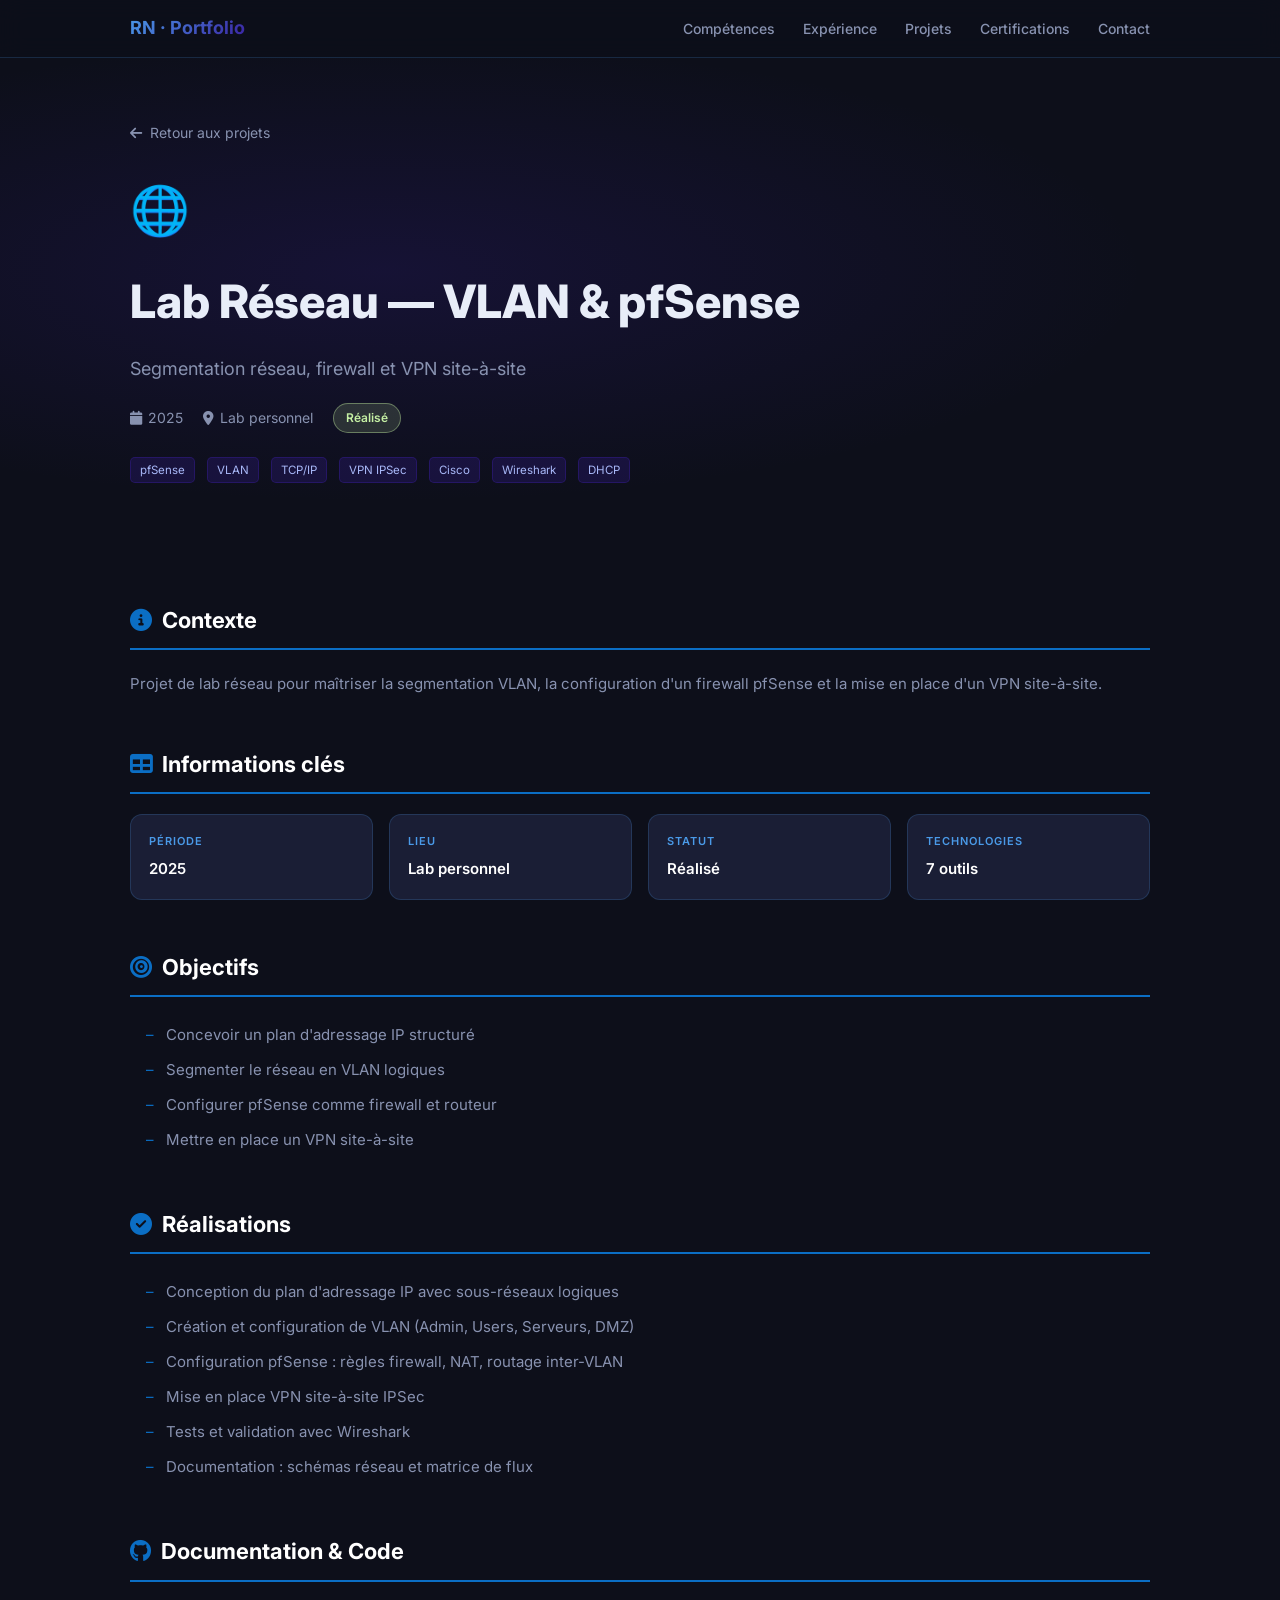
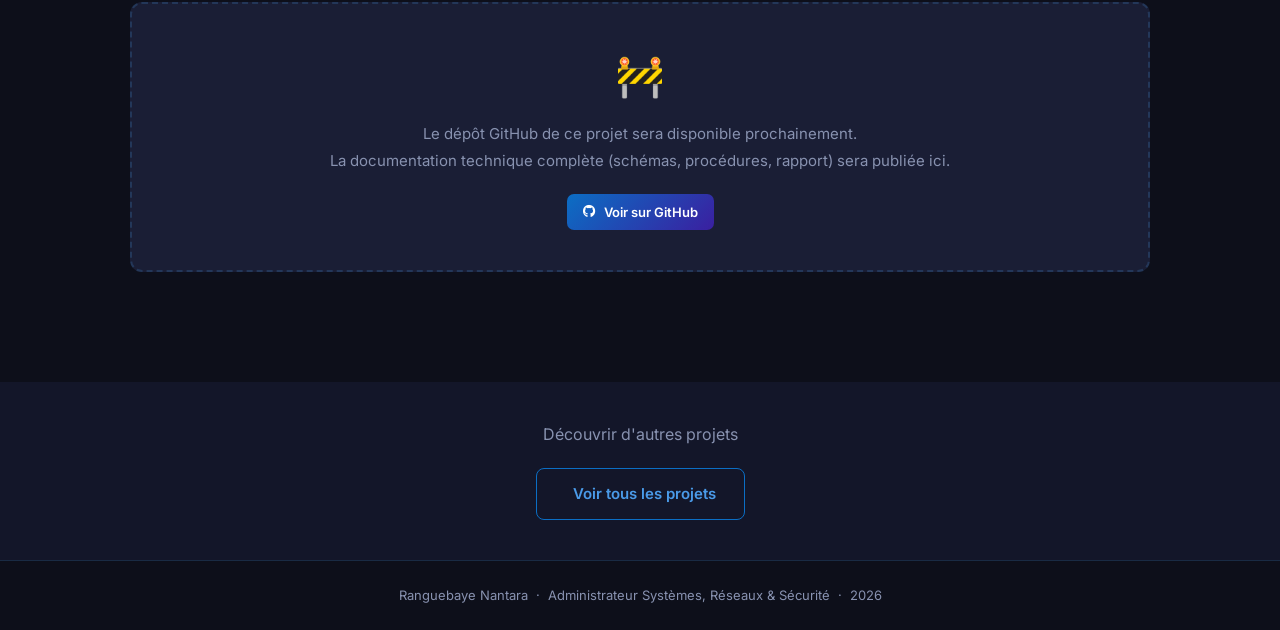
<file: projets/reseau-vlan-pfsense.html>
<!DOCTYPE html>
<html lang="fr">
<head>
  <meta charset="UTF-8" />
  <meta name="viewport" content="width=device-width, initial-scale=1.0"/>
  <title>Lab Réseau — VLAN & pfSense — Ranguebaye Nantara</title>
  <link href="https://fonts.googleapis.com/css2?family=Inter:wght@300;400;500;600;700;800&display=swap" rel="stylesheet"/>
  <link rel="stylesheet" href="https://cdnjs.cloudflare.com/ajax/libs/font-awesome/6.5.0/css/all.min.css"/>
  <link rel="stylesheet" href="../assets/css/style.css"/>
</head>
<body>

<!-- ══ NAV ══════════════════════════════════════ -->
<nav class="nav">
  <div class="container">
    <a href="../index.html" class="nav-logo">RN · Portfolio</a>
    <ul class="nav-links">
      <li><a href="../index.html#competences">Compétences</a></li>
      <li><a href="../index.html#experience">Expérience</a></li>
      <li><a href="../index.html#projets">Projets</a></li>
      <li><a href="../index.html#certifications">Certifications</a></li>
      <li><a href="../index.html#contact">Contact</a></li>
    </ul>
    <div class="nav-burger" id="burger"><span></span><span></span><span></span></div>
  </div>
  <div class="nav-mobile" id="nav-mobile">
    <a href="../index.html#competences">Compétences</a>
    <a href="../index.html#experience">Expérience</a>
    <a href="../index.html#projets">Projets</a>
    <a href="../index.html#certifications">Certifications</a>
    <a href="../index.html#contact">Contact</a>
  </div>
</nav>

<!-- ══ HERO PROJET ═══════════════════════════════ -->
<section class="project-hero">
  <div class="container">
    <a href="../index.html#projets" class="project-back fade-in">
      <i class="fa-solid fa-arrow-left"></i> Retour aux projets
    </a>
    <div class="fade-in">
      <div style="font-size:48px;margin-bottom:16px;">🌐</div>
      <h1>Lab Réseau — VLAN & pfSense</h1>
      <p style="font-size:18px;color:var(--muted);margin-bottom:20px;">Segmentation réseau, firewall et VPN site-à-site</p>
      <div class="project-hero-meta">
        <span class="meta-item"><i class="fa-solid fa-calendar"></i> 2025</span>
        <span class="meta-item"><i class="fa-solid fa-location-dot"></i> Lab personnel</span>
        <span class="status-badge status-done">Réalisé</span>
      </div>
      <div style="display:flex;gap:12px;flex-wrap:wrap;margin-top:20px;">
        <span class="tag-purple">pfSense</span><span class="tag-purple">VLAN</span><span class="tag-purple">TCP/IP</span><span class="tag-purple">VPN IPSec</span><span class="tag-purple">Cisco</span><span class="tag-purple">Wireshark</span><span class="tag-purple">DHCP</span>
      </div>
    </div>
  </div>
</section>

<!-- ══ CONTENU ═══════════════════════════════════ -->
<section class="project-content">
  <div class="container">

    <!-- Contexte -->
    <div class="content-section fade-in">
      <h2><i class="fa-solid fa-circle-info" style="color:var(--imie-blue);margin-right:10px;"></i>Contexte</h2>
      <p>Projet de lab réseau pour maîtriser la segmentation VLAN, la configuration d'un firewall pfSense et la mise en place d'un VPN site-à-site.</p>
    </div>

    <!-- Informations clés -->
    <div class="content-section fade-in">
      <h2><i class="fa-solid fa-table" style="color:var(--imie-blue);margin-right:10px;"></i>Informations clés</h2>
      <div class="info-grid">
        <div class="info-card"><div class="info-label">Période</div><div class="info-value">2025</div></div>
        <div class="info-card"><div class="info-label">Lieu</div><div class="info-value">Lab personnel</div></div>
        <div class="info-card"><div class="info-label">Statut</div><div class="info-value">Réalisé</div></div>
        <div class="info-card"><div class="info-label">Technologies</div><div class="info-value">7 outils</div></div>
      </div>
    </div>

    <!-- Objectifs -->
    <div class="content-section fade-in">
      <h2><i class="fa-solid fa-bullseye" style="color:var(--imie-blue);margin-right:10px;"></i>Objectifs</h2>
      <ul><li>Concevoir un plan d'adressage IP structuré</li><li>Segmenter le réseau en VLAN logiques</li><li>Configurer pfSense comme firewall et routeur</li><li>Mettre en place un VPN site-à-site</li></ul>
    </div>

    <!-- Réalisations -->
    <div class="content-section fade-in">
      <h2><i class="fa-solid fa-check-circle" style="color:var(--imie-blue);margin-right:10px;"></i>Réalisations</h2>
      <ul><li>Conception du plan d'adressage IP avec sous-réseaux logiques</li><li>Création et configuration de VLAN (Admin, Users, Serveurs, DMZ)</li><li>Configuration pfSense : règles firewall, NAT, routage inter-VLAN</li><li>Mise en place VPN site-à-site IPSec</li><li>Tests et validation avec Wireshark</li><li>Documentation : schémas réseau et matrice de flux</li></ul>
    </div>

    <!-- Documentation -->
    <div class="content-section fade-in">
      <h2><i class="fa-brands fa-github" style="color:var(--imie-blue);margin-right:10px;"></i>Documentation & Code</h2>
      <div class="coming-soon-box">
        <div style="font-size:40px;">🚧</div>
        <p>Le dépôt GitHub de ce projet sera disponible prochainement.<br>La documentation technique complète (schémas, procédures, rapport) sera publiée ici.</p>
        <a href="#" class="btn btn-primary btn-sm" style="margin-top:20px;display:inline-flex;" style="opacity:0.5;pointer-events:none;">
          <i class="fa-brands fa-github"></i> Voir sur GitHub
        </a>
      </div>
    </div>

  </div>
</section>

<!-- ══ NAVIGATION PROJETS ════════════════════════ -->
<div class="bg-alt" style="padding:40px 0;">
  <div class="container" style="text-align:center;">
    <p style="color:var(--muted);margin-bottom:20px;">Découvrir d'autres projets</p>
    <a href="../index.html#projets" class="btn btn-secondary"><i class="fa-solid fa-grid-2"></i> Voir tous les projets</a>
  </div>
</div>

<!-- ══ FOOTER ════════════════════════════════════ -->
<footer>
  <p>Ranguebaye Nantara &nbsp;·&nbsp; Administrateur Systèmes, Réseaux & Sécurité &nbsp;·&nbsp; <span id="year"></span></p>
</footer>

<script src="../assets/js/main.js"></script>
</body>
</html>
</file>
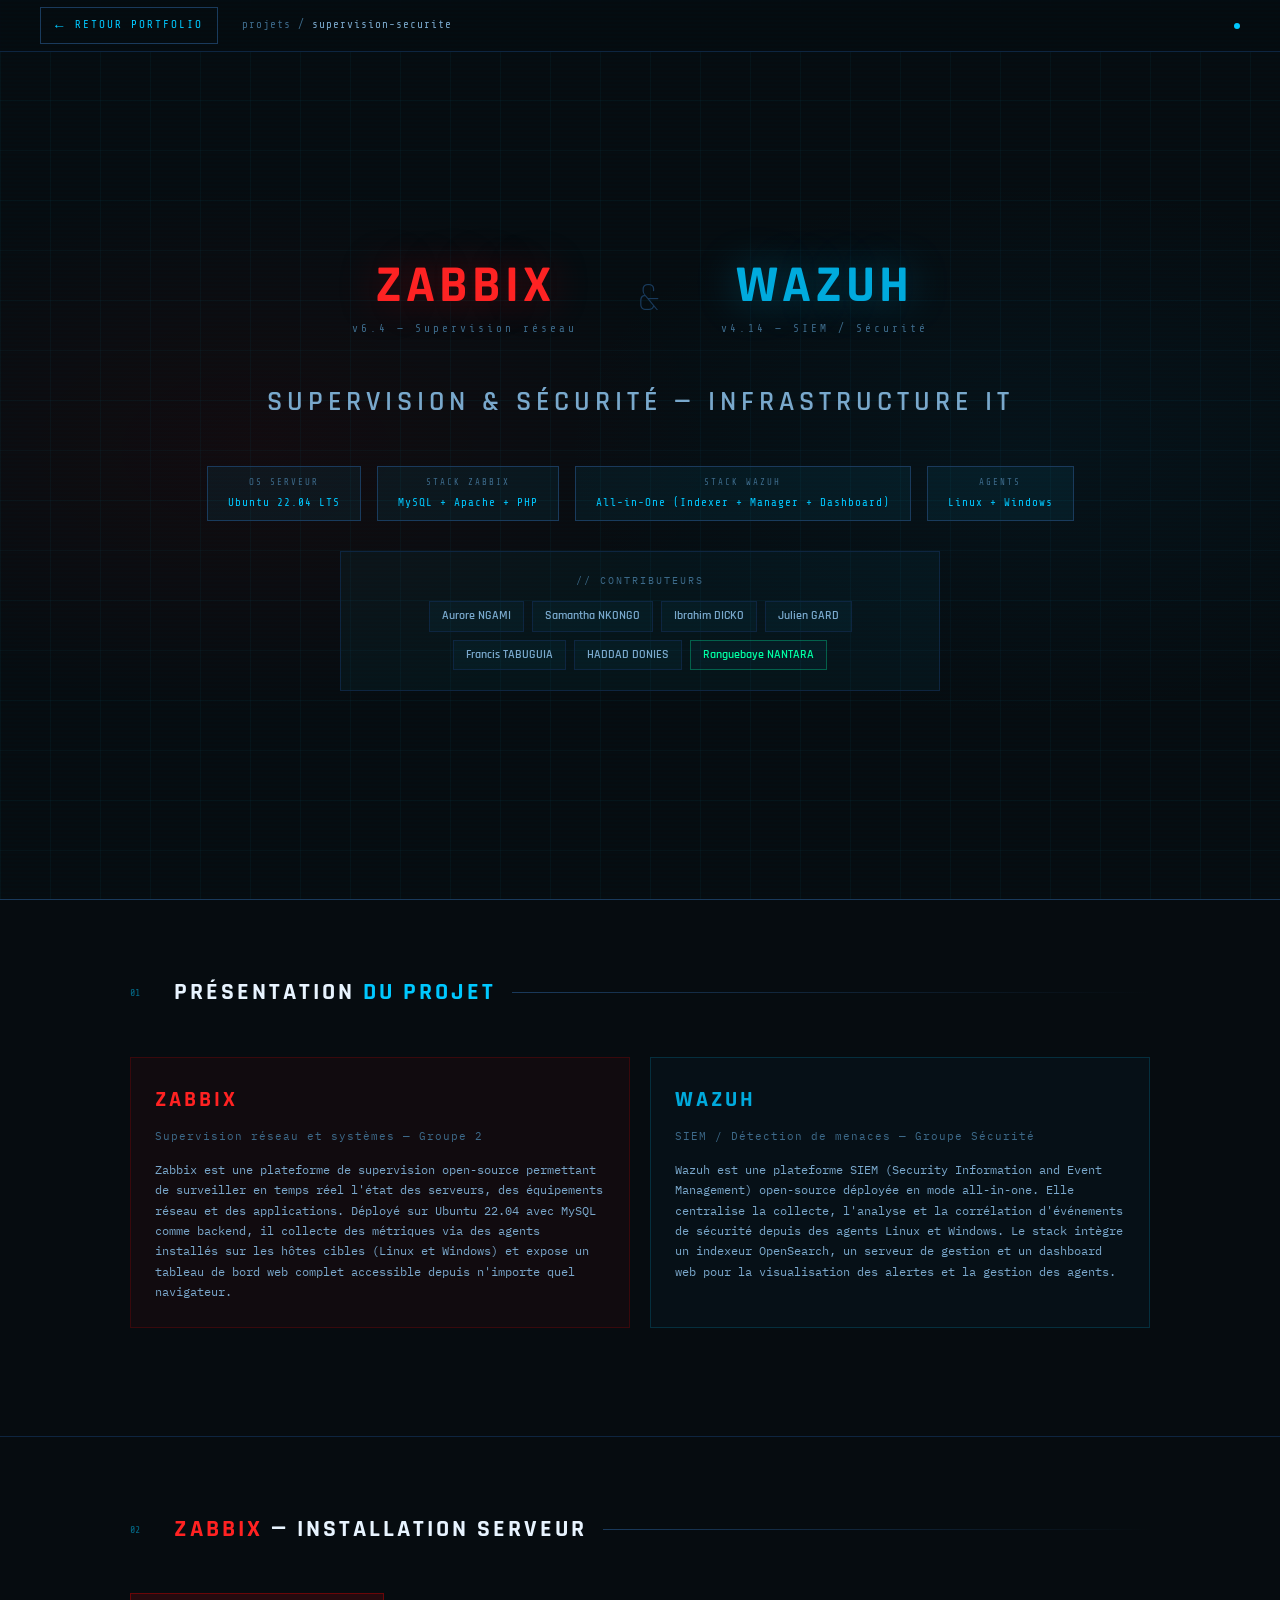
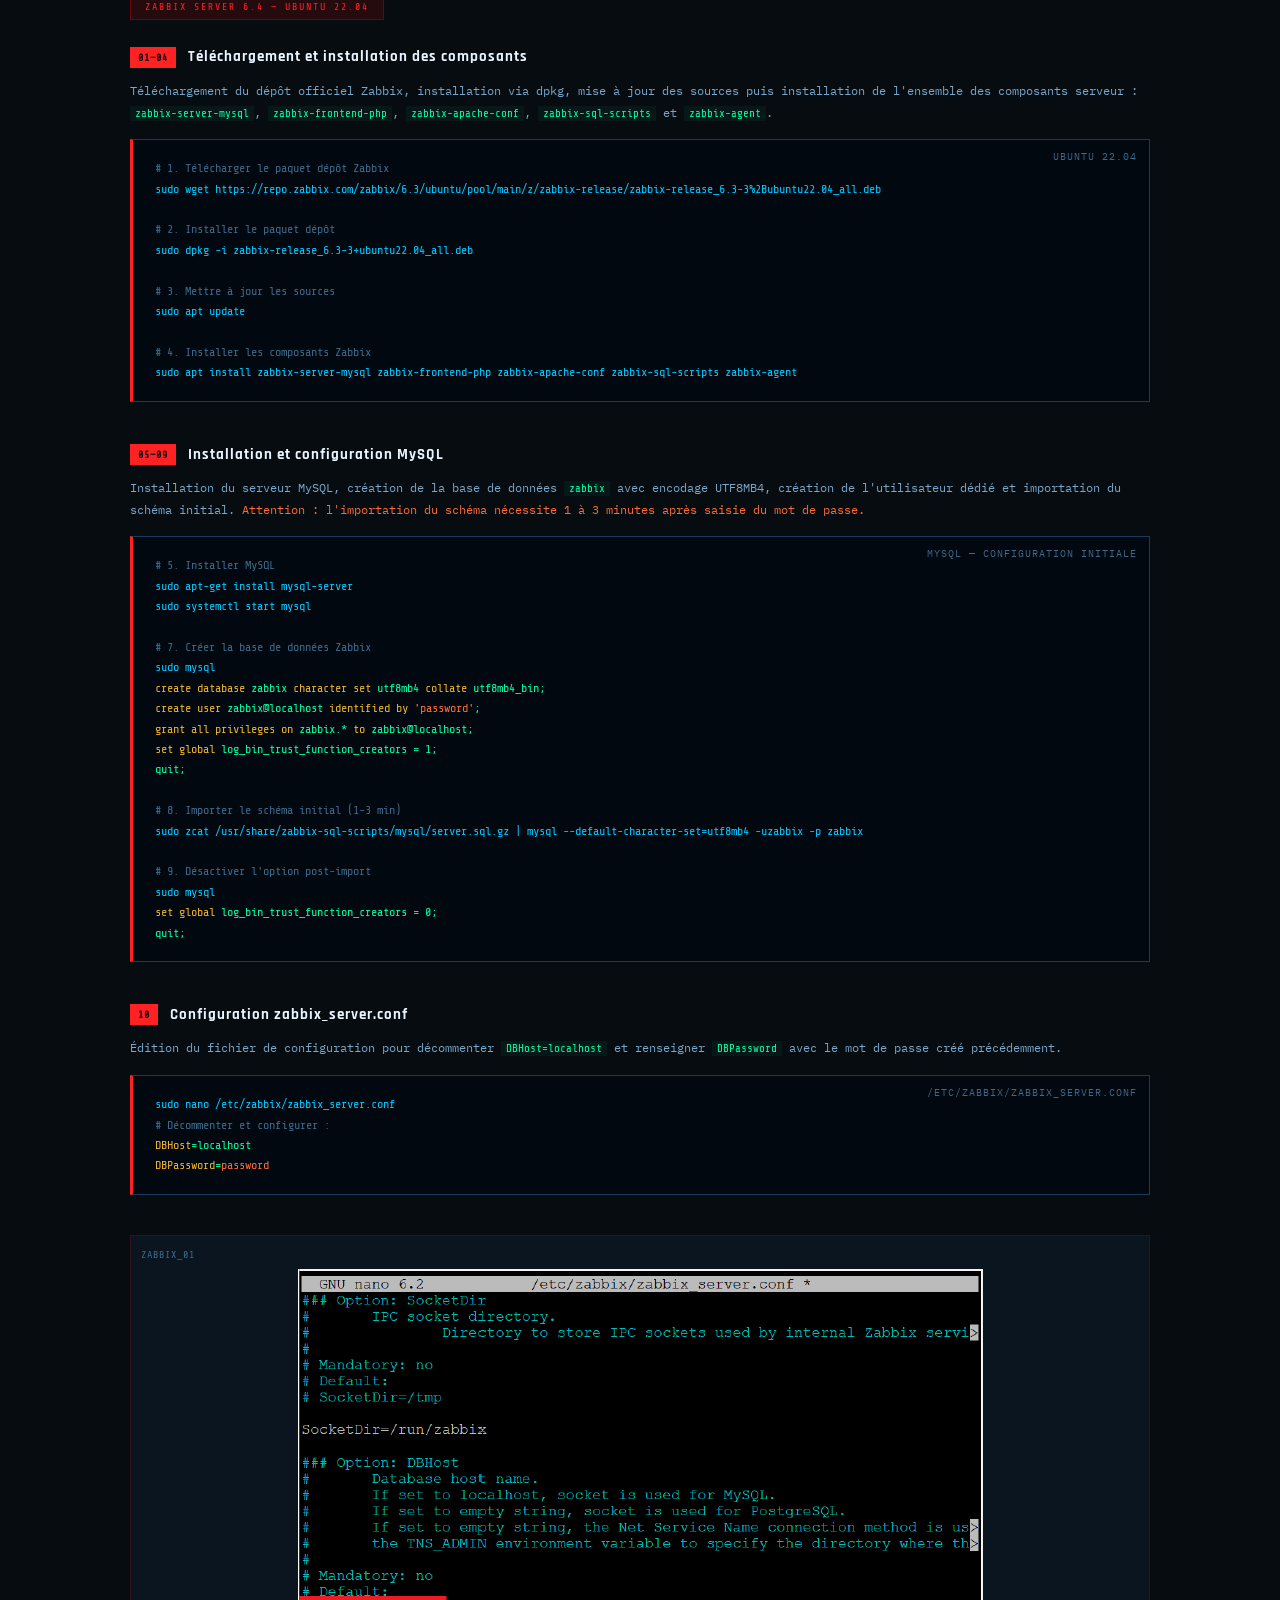
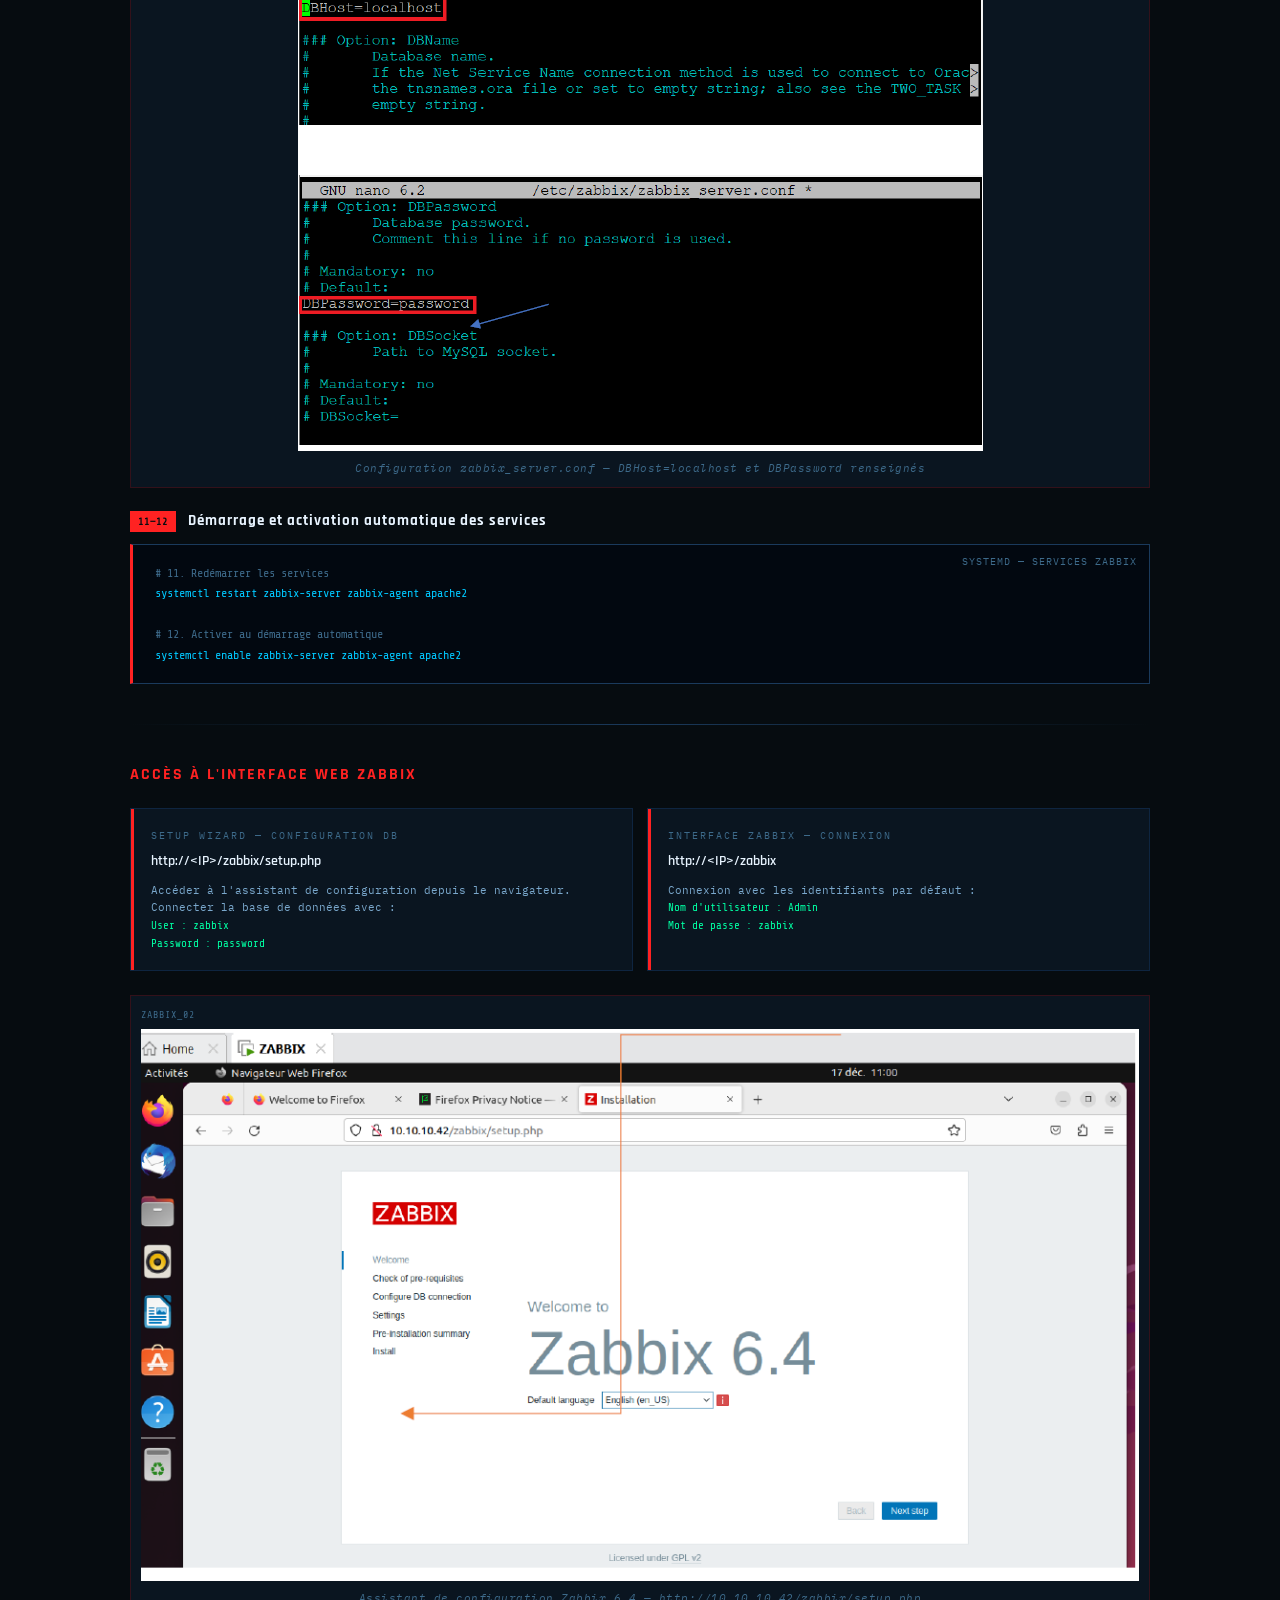
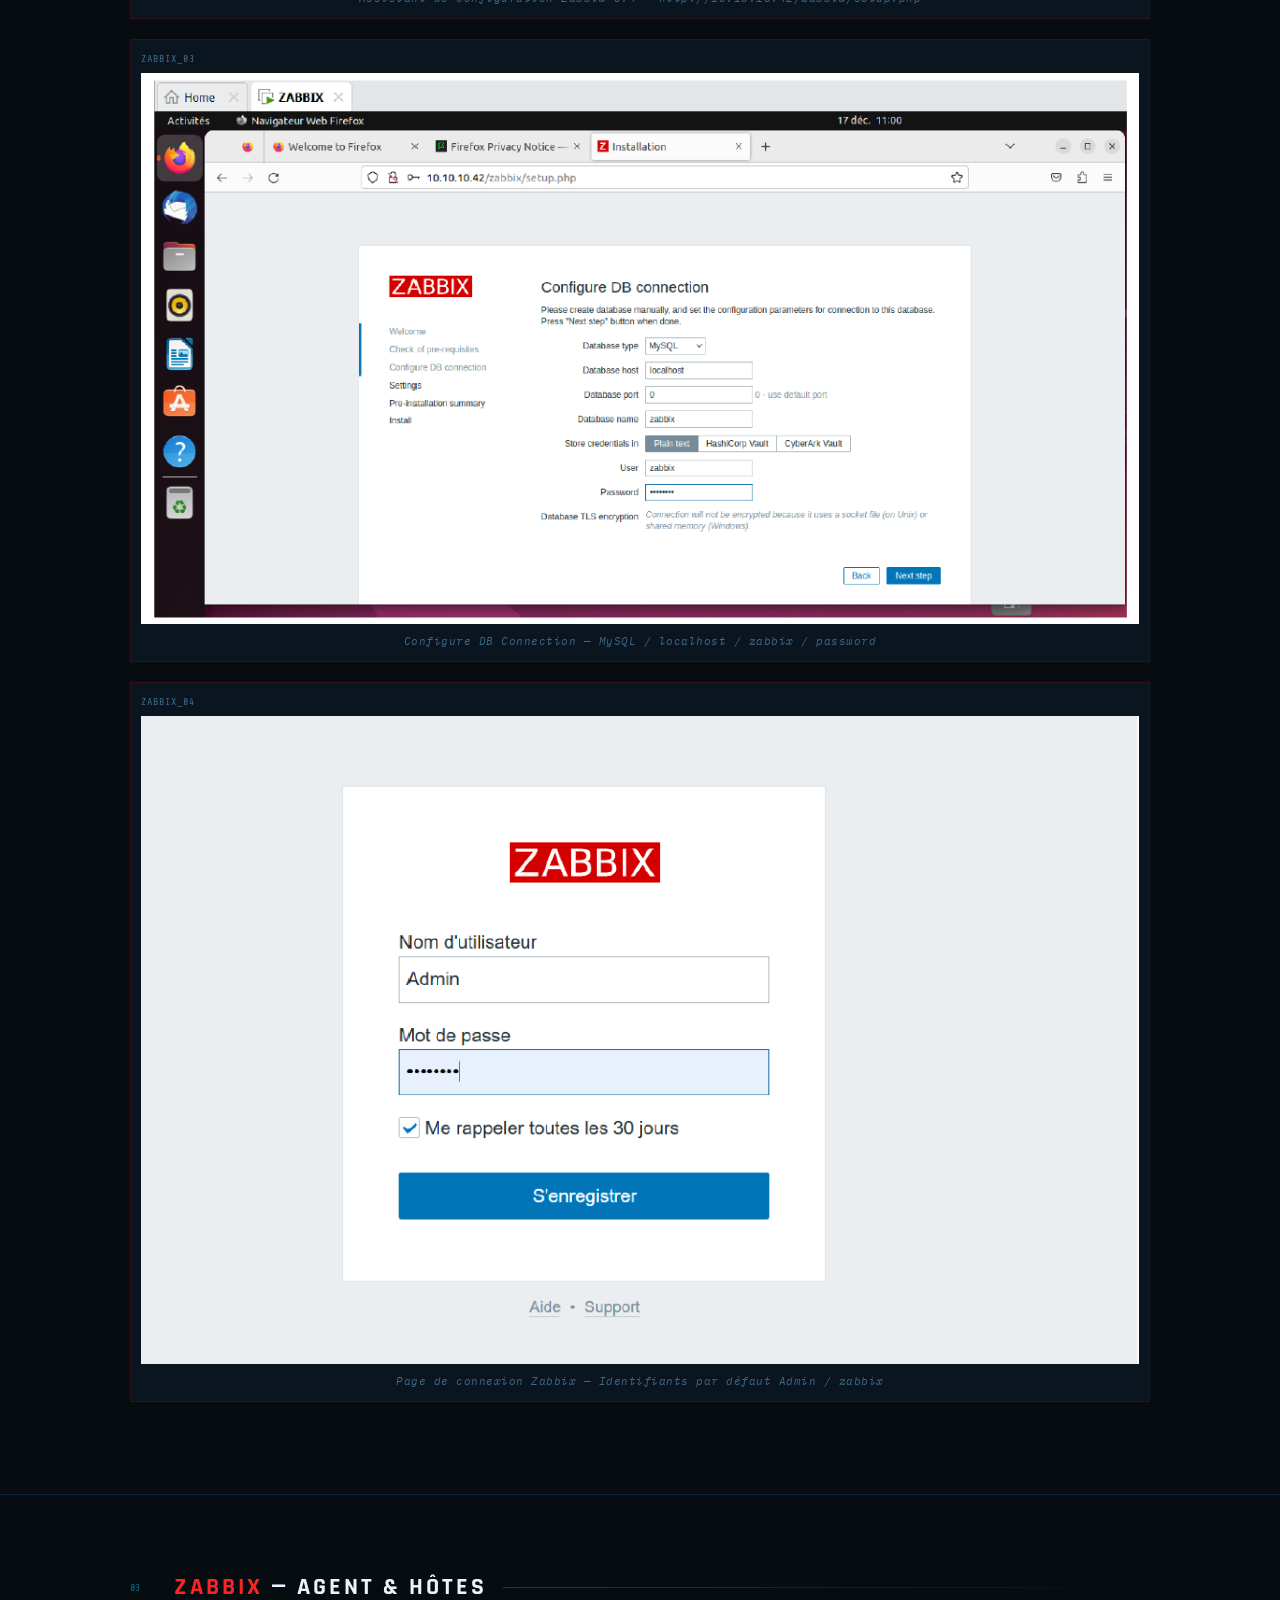
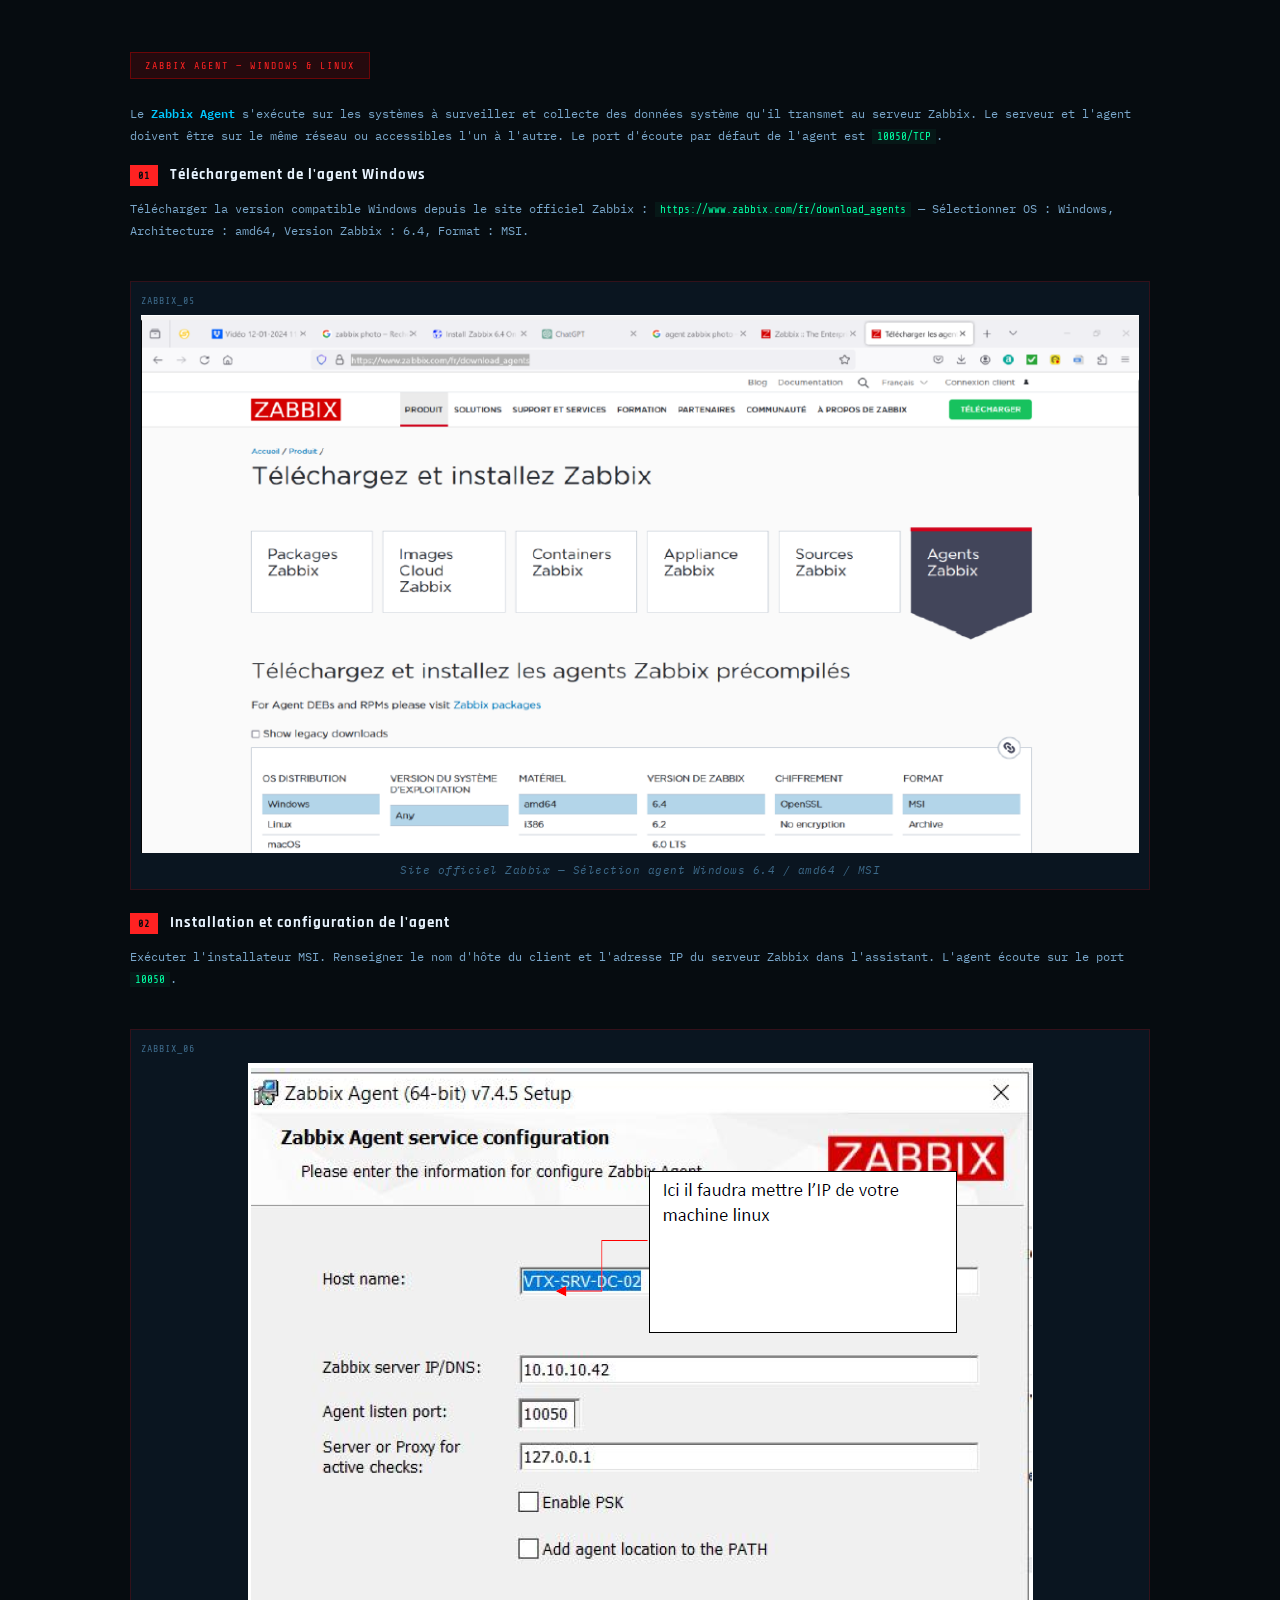
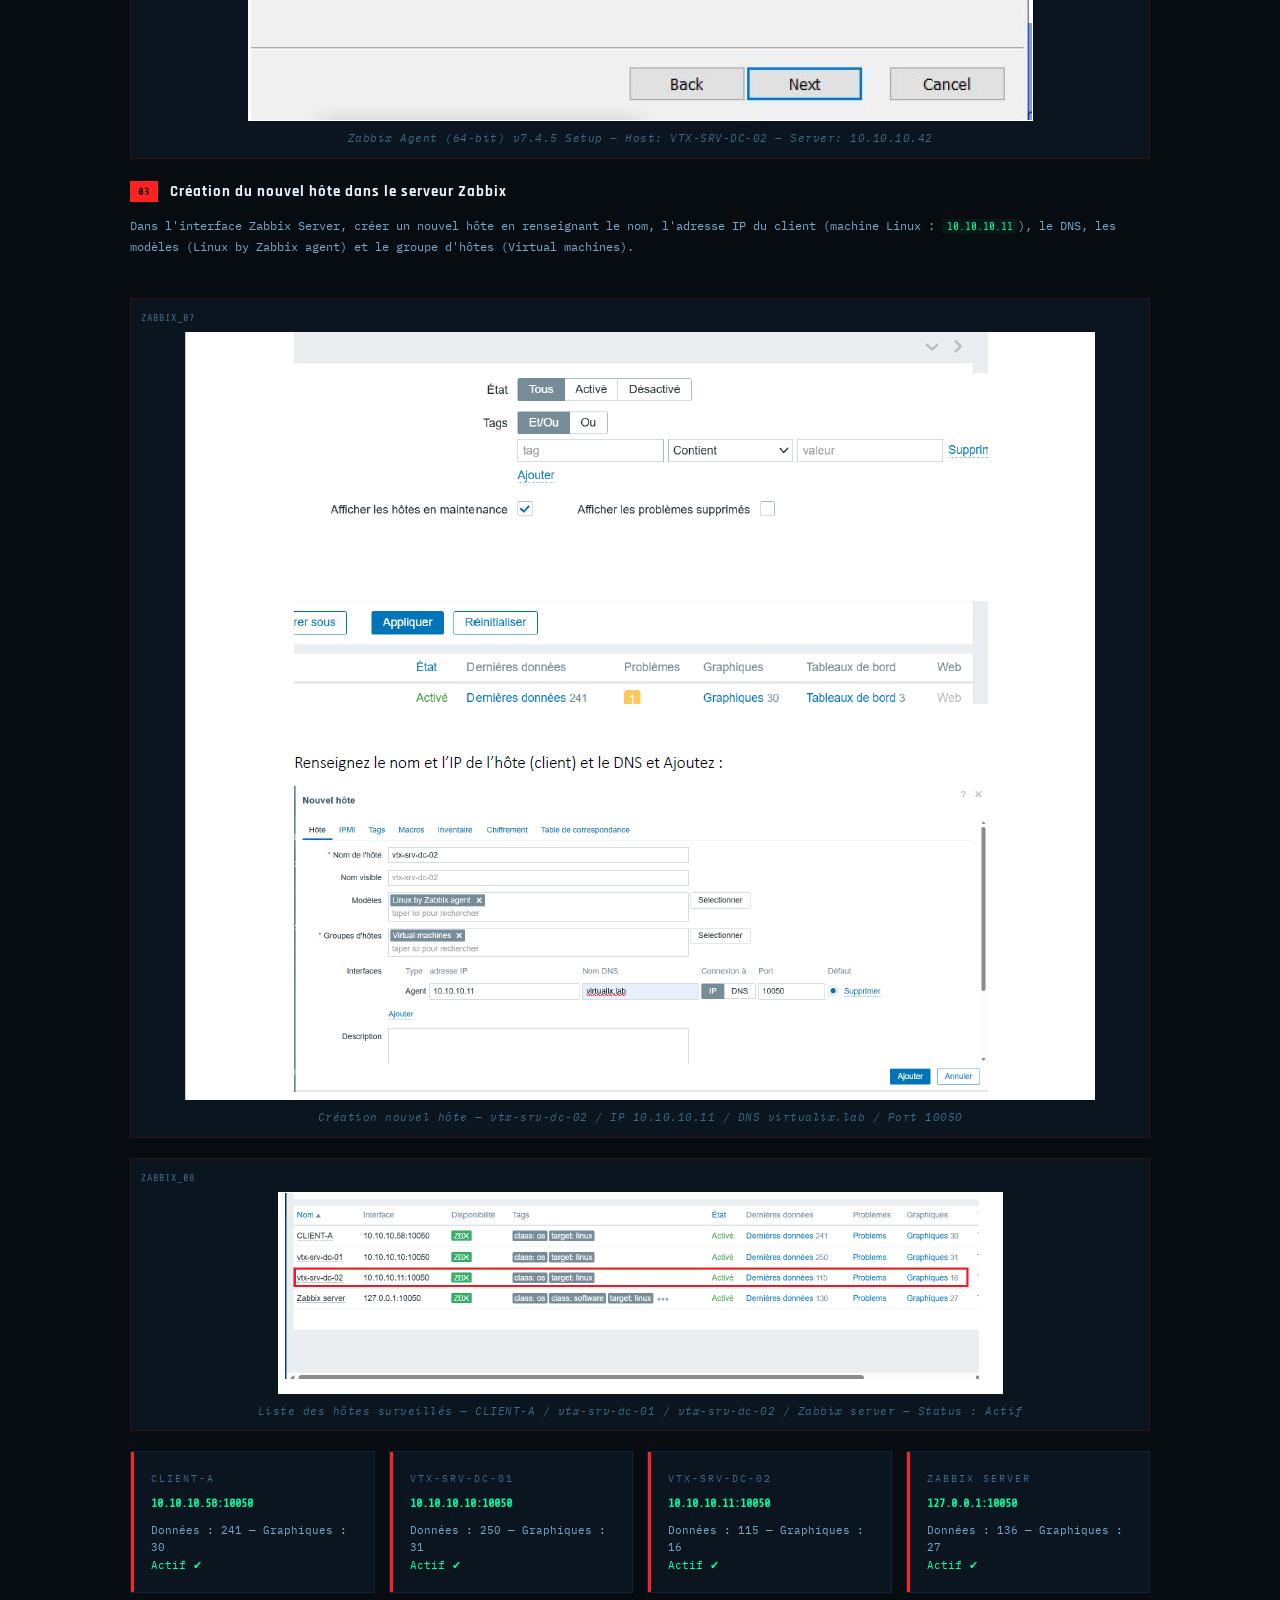
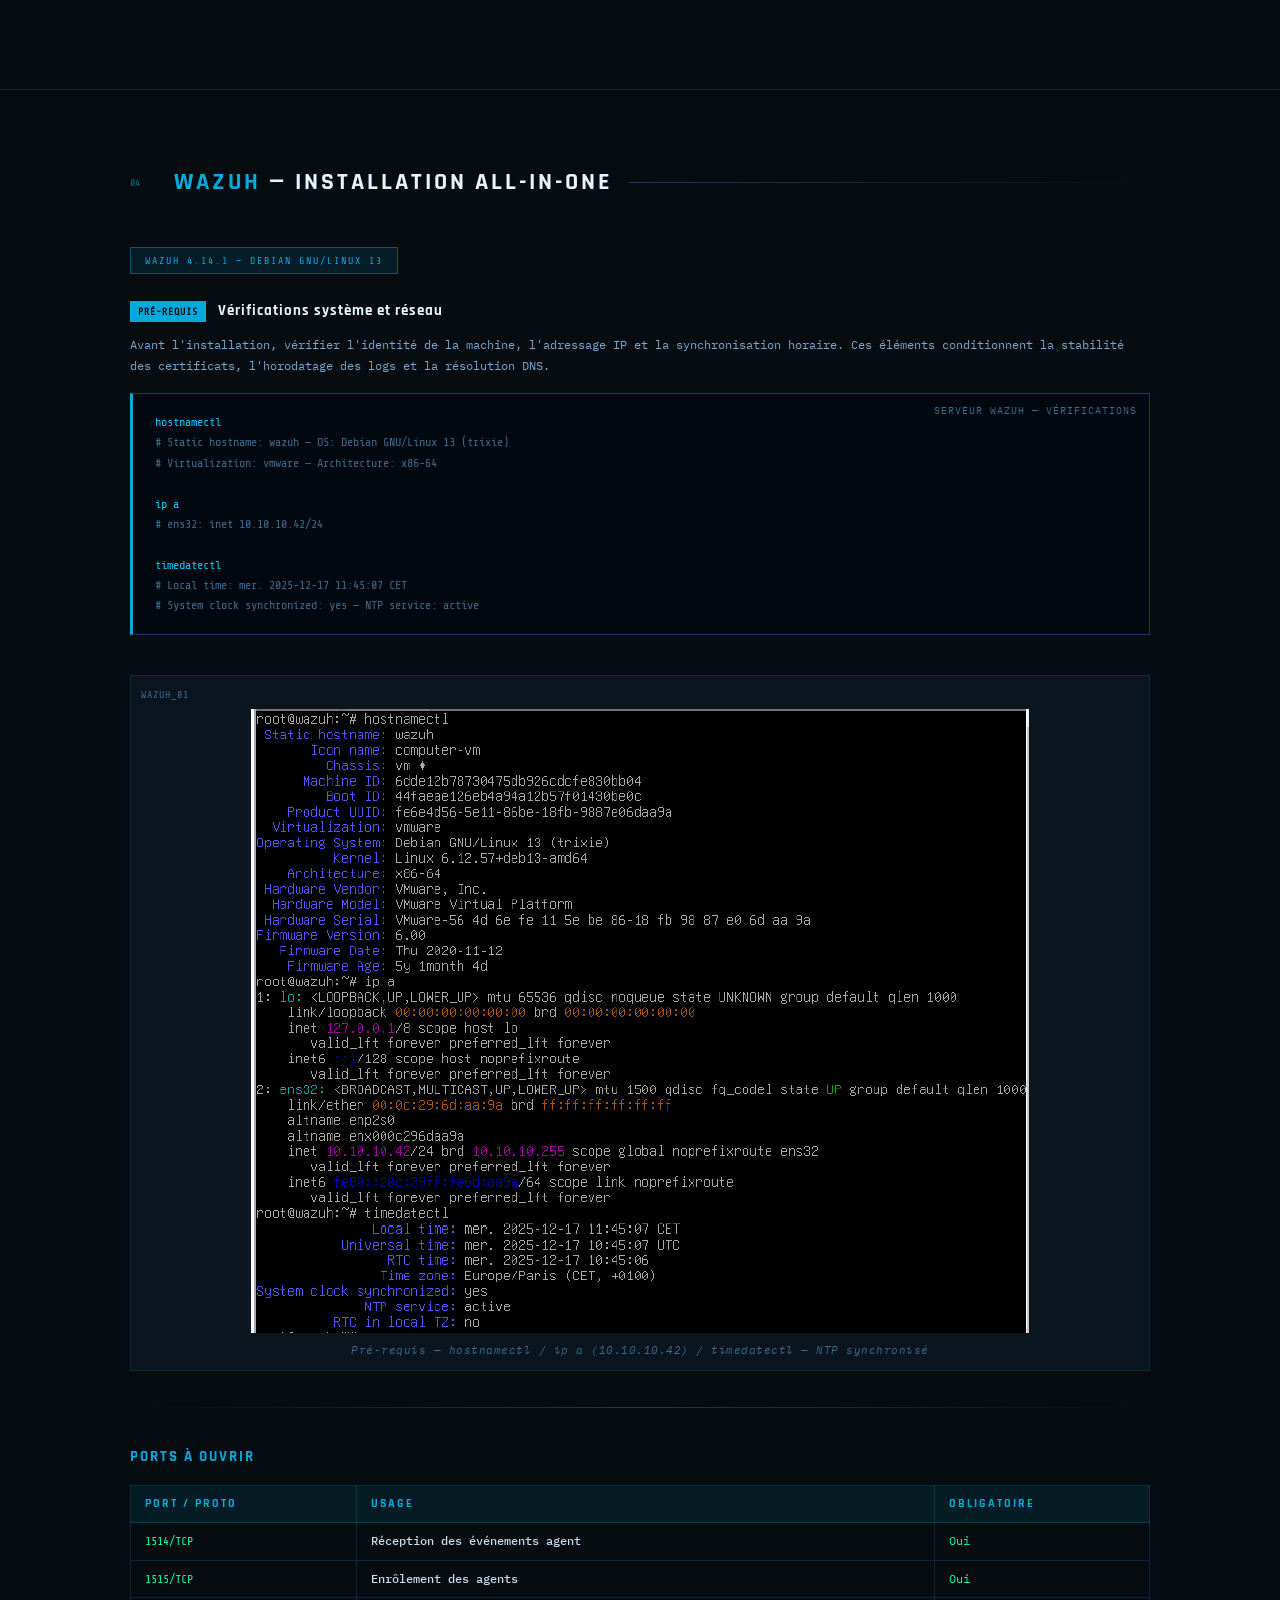
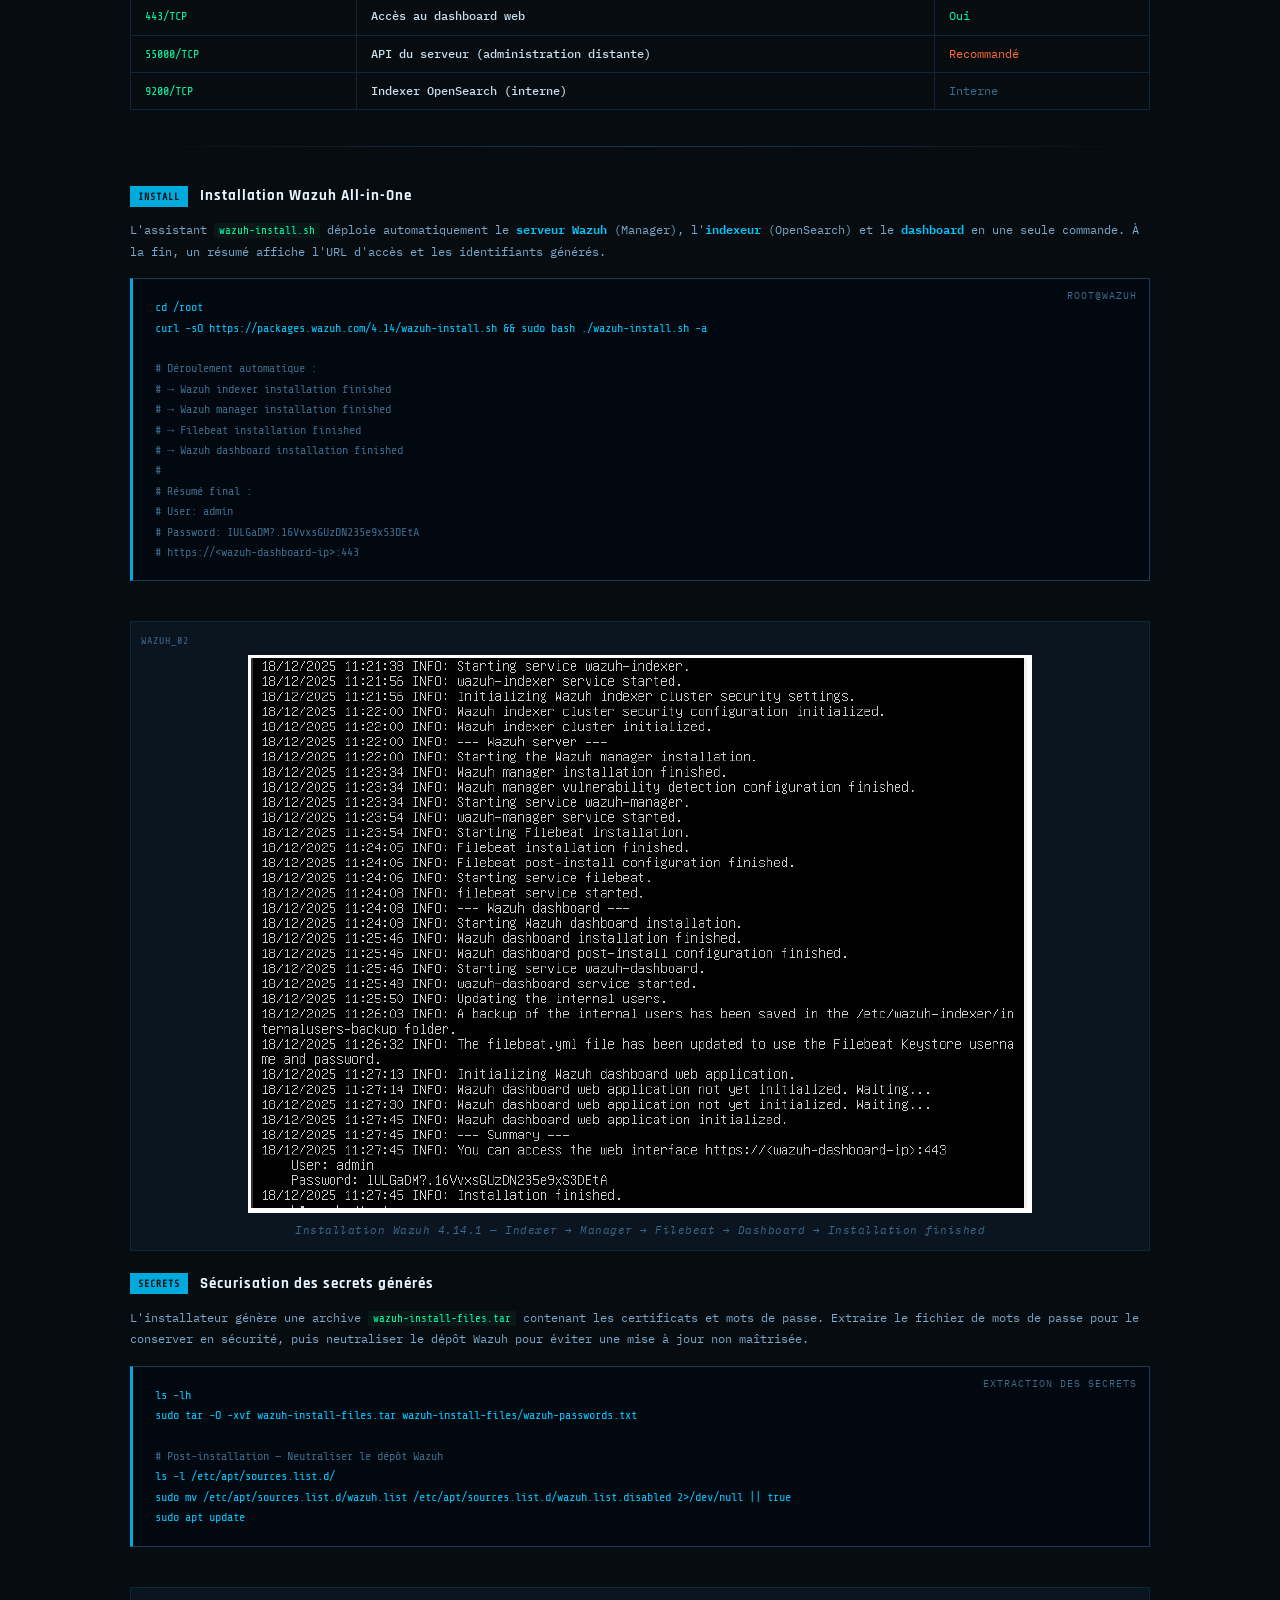
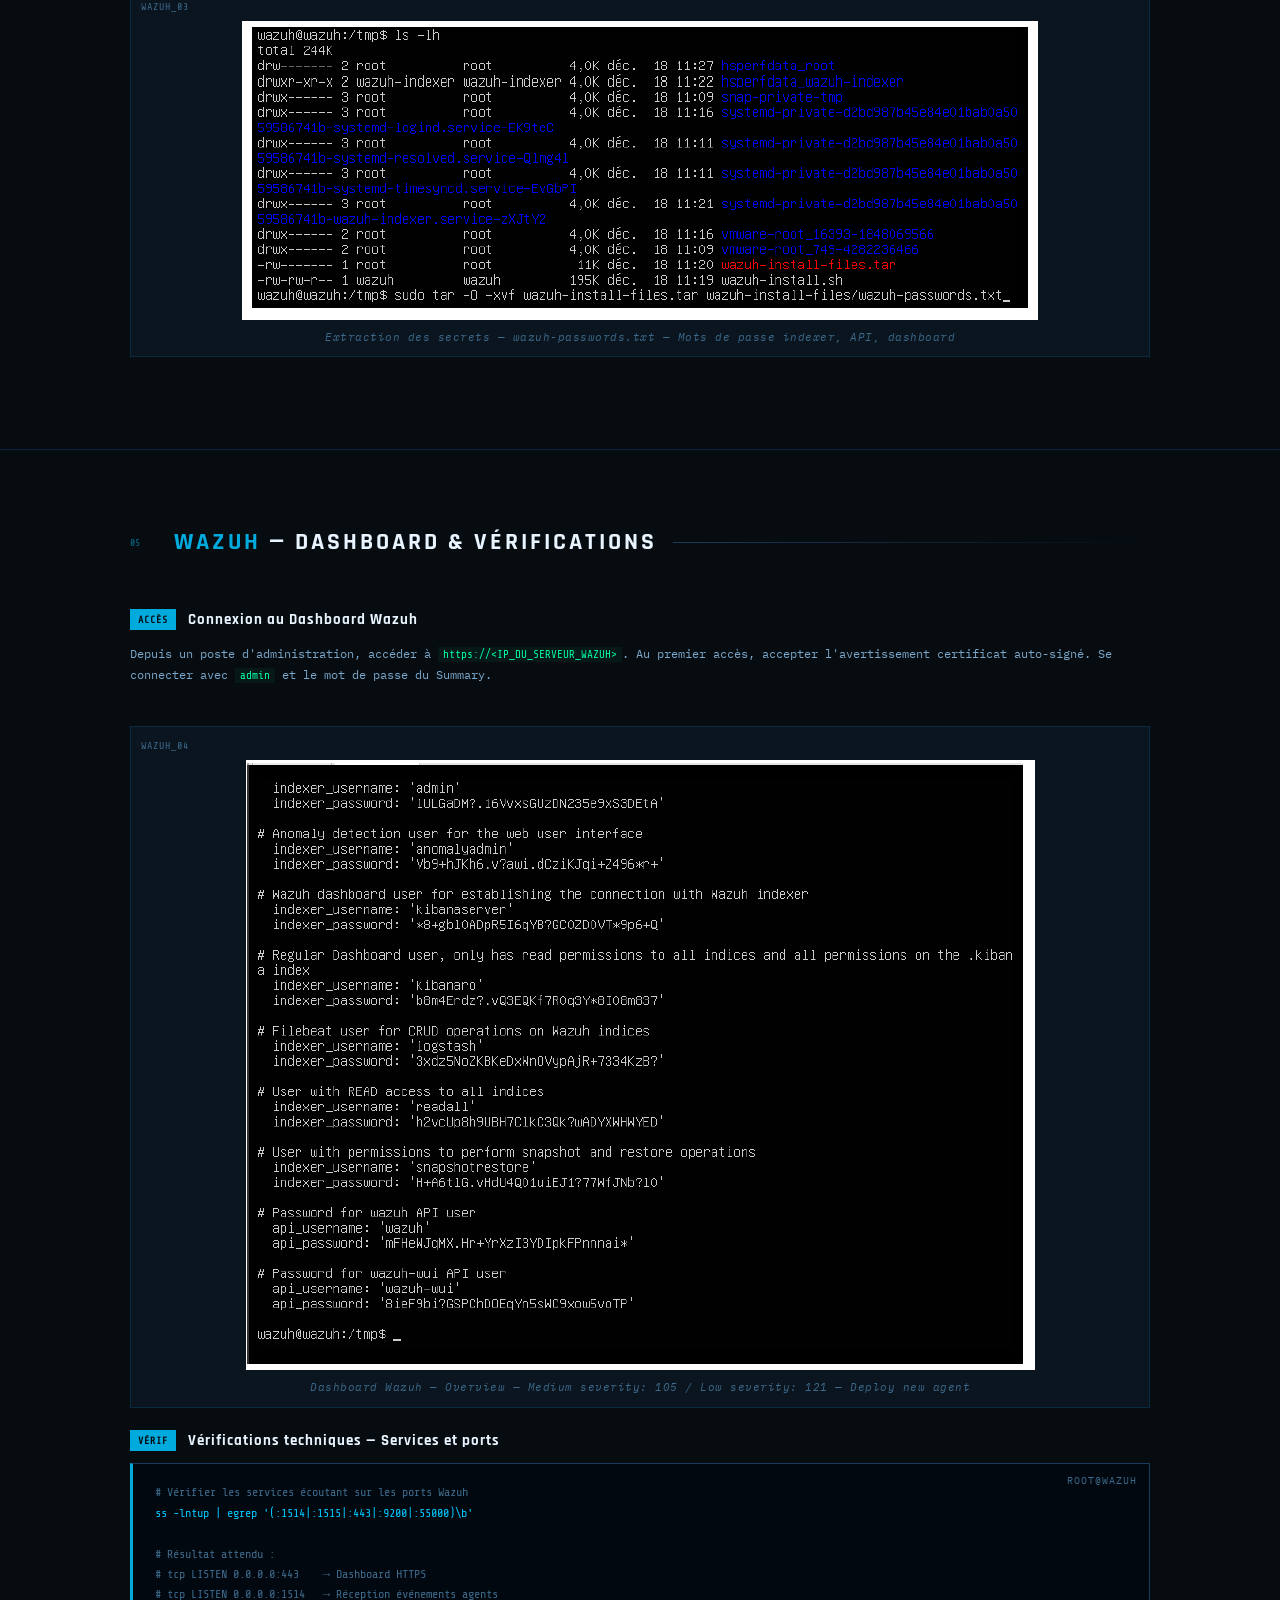
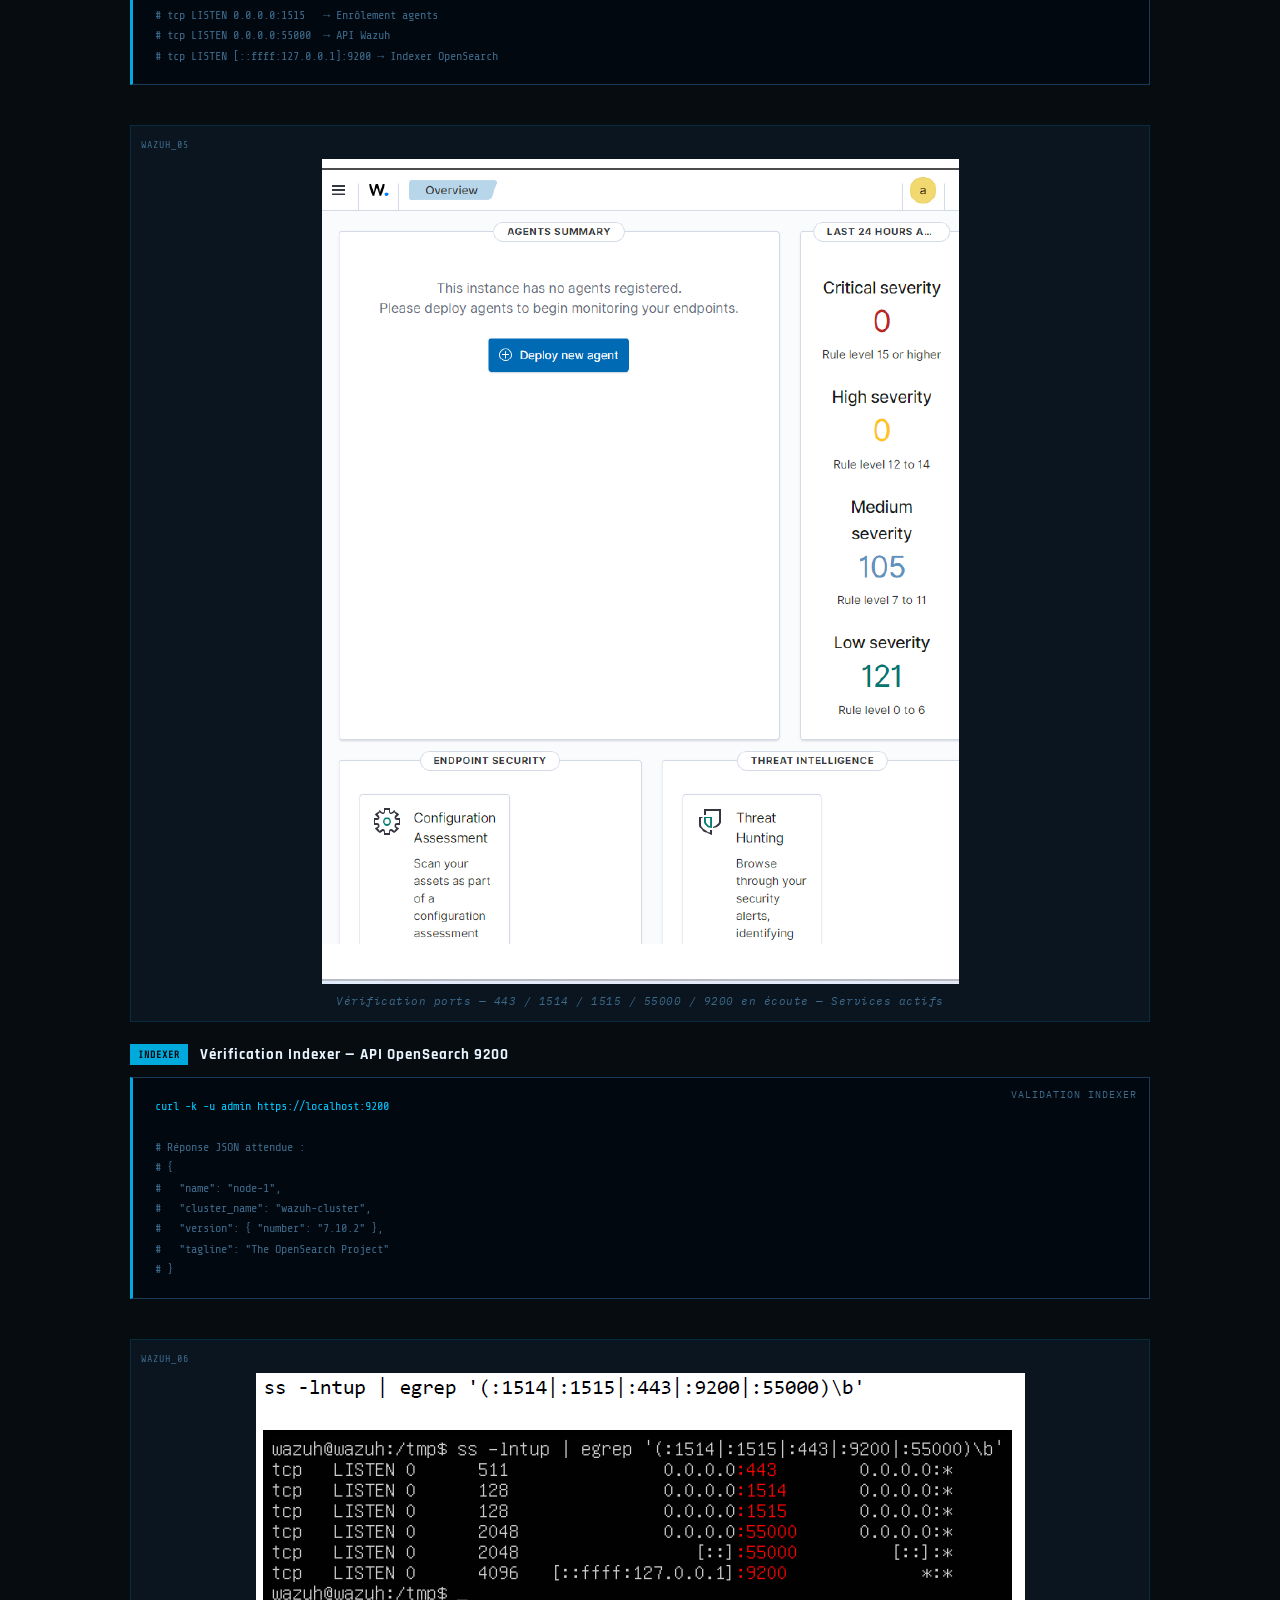
<file: projets/supervision-siem.html>
<!DOCTYPE html>
<html lang="fr">
<head>
<meta charset="UTF-8">
<meta name="viewport" content="width=device-width, initial-scale=1.0">
<title>Supervision & Sécurité — Zabbix & Wazuh</title>
<link href="https://fonts.googleapis.com/css2?family=Share+Tech+Mono&family=Rajdhani:wght@400;500;600;700&family=IBM+Plex+Mono:wght@300;400;600&display=swap" rel="stylesheet">
<style>
  :root {
    --bg: #060c10;
    --bg2: #0a1520;
    --bg3: #0d1c2a;
    --border: #1a3a5c;
    --border2: #0e2540;
    --accent: #00c8ff;
    --accent3: #00ffa3;
    --warn: #ff6b35;
    --text: #c8dff0;
    --text2: #7aa8cc;
    --text3: #3d6a8a;
    --white: #e8f4ff;
    --green: #00ffa3;
    --red: #ff4060;
    --gold: #f0b429;
    --zabbix: #d40000;
    --zabbix2: #ff2222;
    --wazuh: #005f87;
    --wazuh2: #00aadd;
    --mono: 'IBM Plex Mono', monospace;
    --head: 'Rajdhani', sans-serif;
    --code: 'Share Tech Mono', monospace;
  }

  * { margin: 0; padding: 0; box-sizing: border-box; }

  body {
    background: var(--bg);
    color: var(--text);
    font-family: var(--mono);
    font-size: 13px;
    line-height: 1.7;
    overflow-x: hidden;
  }

  body::before {
    content: '';
    position: fixed;
    inset: 0;
    background: repeating-linear-gradient(0deg, transparent, transparent 2px, rgba(0,200,255,0.012) 2px, rgba(0,200,255,0.012) 4px);
    pointer-events: none;
    z-index: 1000;
  }

  /* ── NAV BACK ── */
  .nav-back {
    position: fixed;
    top: 0; left: 0; right: 0;
    height: 52px;
    background: rgba(6,12,16,0.95);
    border-bottom: 1px solid var(--border2);
    display: flex;
    align-items: center;
    padding: 0 40px;
    gap: 24px;
    z-index: 500;
    backdrop-filter: blur(10px);
  }

  .back-btn {
    display: flex;
    align-items: center;
    gap: 10px;
    color: var(--accent);
    text-decoration: none;
    font-family: var(--code);
    font-size: 11px;
    letter-spacing: 2px;
    text-transform: uppercase;
    transition: gap 0.2s;
    border: 1px solid var(--border);
    padding: 6px 14px;
  }

  .back-btn:hover { gap: 14px; border-color: var(--accent); color: var(--white); }

  .back-arrow { font-size: 14px; }

  .nav-breadcrumb {
    font-family: var(--code);
    font-size: 11px;
    color: var(--text3);
    letter-spacing: 1px;
  }

  .nav-breadcrumb span { color: var(--text2); }

  .nav-dot {
    width: 6px; height: 6px;
    border-radius: 50%;
    background: var(--accent);
    animation: blink 2s ease-in-out infinite;
    margin-left: auto;
  }

  @keyframes blink { 0%,100%{opacity:0.3} 50%{opacity:1} }

  /* ── HERO ── */
  .hero {
    padding-top: 52px;
    min-height: 100vh;
    display: flex;
    flex-direction: column;
    justify-content: center;
    align-items: center;
    position: relative;
    overflow: hidden;
    border-bottom: 1px solid var(--border);
    text-align: center;
  }

  .hero-bg {
    position: absolute;
    inset: 0;
    background:
      radial-gradient(ellipse 60% 50% at 20% 50%, rgba(212,0,0,0.06) 0%, transparent 60%),
      radial-gradient(ellipse 60% 50% at 80% 50%, rgba(0,95,135,0.08) 0%, transparent 60%);
  }

  .hero-grid {
    position: absolute;
    inset: 0;
    background-image:
      linear-gradient(rgba(0,200,255,0.04) 1px, transparent 1px),
      linear-gradient(90deg, rgba(0,200,255,0.04) 1px, transparent 1px);
    background-size: 50px 50px;
  }

  .hero-split {
    position: relative;
    display: flex;
    align-items: center;
    justify-content: center;
    gap: 60px;
    margin-bottom: 40px;
    flex-wrap: wrap;
  }

  .hero-tool {
    text-align: center;
  }

  .tool-logo {
    font-family: var(--head);
    font-size: 52px;
    font-weight: 700;
    letter-spacing: 4px;
    text-transform: uppercase;
    line-height: 1;
    margin-bottom: 8px;
  }

  .tool-logo.zabbix { color: var(--zabbix2); text-shadow: 0 0 40px rgba(212,0,0,0.4); }
  .tool-logo.wazuh { color: var(--wazuh2); text-shadow: 0 0 40px rgba(0,170,221,0.4); }

  .tool-ver {
    font-family: var(--code);
    font-size: 11px;
    color: var(--text3);
    letter-spacing: 3px;
  }

  .hero-plus {
    font-family: var(--head);
    font-size: 40px;
    font-weight: 300;
    color: var(--border);
  }

  .hero-title {
    position: relative;
    font-family: var(--head);
    font-size: clamp(18px, 3vw, 28px);
    font-weight: 600;
    color: var(--text2);
    letter-spacing: 5px;
    text-transform: uppercase;
    margin-bottom: 40px;
  }

  .hero-meta {
    position: relative;
    display: flex;
    gap: 16px;
    flex-wrap: wrap;
    justify-content: center;
    margin-bottom: 30px;
  }

  .meta-pill {
    background: rgba(0,200,255,0.06);
    border: 1px solid var(--border);
    padding: 8px 20px;
    font-family: var(--code);
    font-size: 11px;
    color: var(--text2);
    letter-spacing: 1px;
    text-align: center;
  }

  .meta-pill .pill-label { color: var(--text3); font-size: 9px; letter-spacing: 2px; text-transform: uppercase; display: block; margin-bottom: 3px; }
  .meta-pill .pill-val { color: var(--accent); }

  .hero-team {
    position: relative;
    background: rgba(0,200,255,0.04);
    border: 1px solid var(--border2);
    padding: 20px 36px;
    max-width: 600px;
  }

  .team-label { font-size: 10px; letter-spacing: 2px; color: var(--text3); text-transform: uppercase; margin-bottom: 12px; }

  .team-members { display: flex; flex-wrap: wrap; gap: 8px; justify-content: center; }

  .member {
    font-family: var(--head);
    font-size: 12px;
    font-weight: 600;
    color: var(--text2);
    background: rgba(0,200,255,0.04);
    border: 1px solid var(--border2);
    padding: 4px 12px;
  }

  .member.me { color: var(--accent3); border-color: rgba(0,255,163,0.3); }

  /* ── LAYOUT ── */
  .container { max-width: 1100px; margin: 0 auto; padding: 0 40px; }

  /* ── SECTION ── */
  .section { padding: 72px 0; border-bottom: 1px solid var(--border2); }

  .section-header {
    display: flex;
    align-items: center;
    gap: 16px;
    margin-bottom: 44px;
  }

  .section-icon {
    font-family: var(--code);
    font-size: 10px;
    color: var(--accent);
    opacity: 0.5;
    min-width: 28px;
  }

  .section-line { flex: 1; height: 1px; background: linear-gradient(90deg, var(--border) 0%, transparent 100%); }

  .section-title {
    font-family: var(--head);
    font-size: 24px;
    font-weight: 700;
    color: var(--white);
    text-transform: uppercase;
    letter-spacing: 3px;
  }

  .section-title .z { color: var(--zabbix2); }
  .section-title .w { color: var(--wazuh2); }
  .section-title .a { color: var(--accent); }

  /* ── TOOL BADGE ── */
  .tool-badge {
    display: inline-block;
    font-family: var(--code);
    font-size: 10px;
    letter-spacing: 2px;
    text-transform: uppercase;
    padding: 4px 14px;
    margin-bottom: 24px;
  }

  .tool-badge.zabbix { background: rgba(212,0,0,0.15); border: 1px solid rgba(212,0,0,0.4); color: var(--zabbix2); }
  .tool-badge.wazuh { background: rgba(0,95,135,0.2); border: 1px solid rgba(0,170,221,0.4); color: var(--wazuh2); }

  /* ── STEP BLOCK ── */
  .step-block {
    margin-bottom: 40px;
  }

  .step-title {
    font-family: var(--head);
    font-size: 15px;
    font-weight: 700;
    color: var(--white);
    letter-spacing: 1px;
    margin-bottom: 10px;
    display: flex;
    align-items: center;
    gap: 12px;
  }

  .step-num-badge {
    font-family: var(--code);
    font-size: 10px;
    color: var(--bg);
    background: var(--accent);
    padding: 2px 8px;
    flex-shrink: 0;
  }

  .step-num-badge.z { background: var(--zabbix2); }
  .step-num-badge.w { background: var(--wazuh2); }

  .prose {
    font-size: 12px;
    color: var(--text2);
    line-height: 1.8;
    margin-bottom: 16px;
  }

  .prose strong { color: var(--accent); font-weight: 600; }
  .prose .warn { color: var(--warn); }
  .prose .green { color: var(--green); }
  .prose code { font-family: var(--code); color: var(--accent3); background: rgba(0,255,163,0.05); padding: 1px 5px; font-size: 11px; }

  /* ── CODE ── */
  .code-block {
    background: #020810;
    border: 1px solid var(--border);
    padding: 18px 22px;
    margin-bottom: 20px;
    overflow-x: auto;
    position: relative;
  }

  .code-block.z { border-left: 3px solid var(--zabbix2); }
  .code-block.w { border-left: 3px solid var(--wazuh2); }
  .code-block.n { border-left: 3px solid var(--accent); }

  .code-label {
    position: absolute;
    top: 8px; right: 12px;
    font-size: 10px;
    color: var(--text3);
    letter-spacing: 1px;
    text-transform: uppercase;
  }

  .code-block pre {
    font-family: var(--code);
    font-size: 12px;
    color: var(--accent3);
    white-space: pre-wrap;
    line-height: 1.7;
  }

  .code-block pre .cmd { color: var(--accent); }
  .code-block pre .comment { color: var(--text3); }
  .code-block pre .key { color: var(--gold); }
  .code-block pre .val { color: var(--warn); }

  /* ── INFO GRID ── */
  .info-grid { display: grid; gap: 14px; margin-bottom: 24px; }
  .info-grid.two { grid-template-columns: 1fr 1fr; }
  .info-grid.three { grid-template-columns: 1fr 1fr 1fr; }
  .info-grid.four { grid-template-columns: repeat(4, 1fr); }
  .info-grid.one { grid-template-columns: 1fr; }

  .info-card {
    background: var(--bg2);
    border: 1px solid var(--border2);
    padding: 18px 20px;
    position: relative;
    overflow: hidden;
  }

  .info-card::before { content: ''; position: absolute; top: 0; left: 0; width: 3px; height: 100%; background: var(--accent); }
  .info-card.z::before { background: var(--zabbix2); }
  .info-card.w::before { background: var(--wazuh2); }
  .info-card.g::before { background: var(--green); }
  .info-card.gold::before { background: var(--gold); }

  .info-card-label { font-size: 10px; letter-spacing: 2px; color: var(--text3); text-transform: uppercase; margin-bottom: 6px; }
  .info-card-title { font-family: var(--head); font-size: 14px; font-weight: 600; color: var(--white); margin-bottom: 8px; }
  .info-card-body { font-size: 11px; color: var(--text2); line-height: 1.6; }

  /* ── IMG SLOT ── */
  .img-slot {
    background: var(--bg2);
    border: 1px solid var(--border);
    min-height: auto;
    padding: 10px;
    margin: 20px 0;
    position: relative;
  }

  .img-slot.z { border-color: rgba(212,0,0,0.2); }
  .img-slot.w { border-color: rgba(0,95,135,0.3); }

  .img-num {
    font-family: var(--code);
    font-size: 10px;
    color: var(--text3);
    letter-spacing: 1px;
    margin-bottom: 6px;
  }

  .img-slot img {
    max-width: 100%;
    display: block;
    margin: 0 auto;
  }

  .img-caption {
    font-size: 11px;
    color: var(--text3);
    text-align: center;
    margin-top: 8px;
    font-style: italic;
    letter-spacing: 0.5px;
  }

  /* ── PORT TABLE ── */
  .port-table { width: 100%; border-collapse: collapse; margin-bottom: 20px; font-size: 12px; }

  .port-table th {
    background: rgba(0,170,221,0.1);
    border: 1px solid rgba(0,170,221,0.2);
    color: var(--wazuh2);
    font-family: var(--head);
    font-weight: 700;
    letter-spacing: 2px;
    padding: 8px 14px;
    text-align: left;
    text-transform: uppercase;
  }

  .port-table td { border: 1px solid var(--border2); padding: 8px 14px; color: var(--text2); }
  .port-table tr:hover td { background: rgba(0,170,221,0.03); }
  .port-table .mono { font-family: var(--code); color: var(--accent3); }
  .port-table .role { color: var(--text); font-weight: 500; }

  /* ── DIVIDER ── */
  .divider { height: 1px; background: linear-gradient(90deg, transparent, var(--border), transparent); margin: 36px 0; }

  /* ── CHECKLIST ── */
  .checklist { list-style: none; margin-bottom: 20px; }
  .checklist li { display: flex; align-items: flex-start; gap: 10px; padding: 7px 0; font-size: 12px; color: var(--text2); border-bottom: 1px solid rgba(255,255,255,0.03); }
  .ck { font-size: 13px; flex-shrink: 0; margin-top: 1px; }
  .ck.ok { color: var(--green); }
  .ck.info { color: var(--accent); }
  .ck.warn { color: var(--warn); }

  /* ── SPLIT SECTION ── */
  .split-header {
    display: grid;
    grid-template-columns: 1fr 1fr;
    gap: 20px;
    margin-bottom: 36px;
  }

  .split-card {
    padding: 24px;
    border: 1px solid var(--border);
    position: relative;
    overflow: hidden;
  }

  .split-card.zabbix { background: rgba(212,0,0,0.05); border-color: rgba(212,0,0,0.2); }
  .split-card.wazuh { background: rgba(0,95,135,0.06); border-color: rgba(0,170,221,0.2); }

  .split-card-title {
    font-family: var(--head);
    font-size: 22px;
    font-weight: 700;
    letter-spacing: 3px;
    text-transform: uppercase;
    margin-bottom: 8px;
  }

  .split-card-title.z { color: var(--zabbix2); }
  .split-card-title.w { color: var(--wazuh2); }

  .split-card-sub { font-size: 11px; color: var(--text3); letter-spacing: 1px; margin-bottom: 14px; }
  .split-card-body { font-size: 12px; color: var(--text2); line-height: 1.7; }

  /* ── FOOTER ── */
  .footer { padding: 60px 0; text-align: center; }
  .footer-logo { font-family: var(--head); font-size: 22px; font-weight: 700; color: var(--accent); letter-spacing: 6px; text-transform: uppercase; margin-bottom: 10px; }
  .footer-sub { font-size: 11px; color: var(--text3); letter-spacing: 1px; }

  @media (max-width: 768px) {
    .info-grid.two, .info-grid.three, .info-grid.four, .split-header { grid-template-columns: 1fr; }
    .container { padding: 0 20px; }
    .hero-split { gap: 24px; }
    .nav-back { padding: 0 20px; }
  }
</style>
</head>
<body>

<!-- ══ NAV BACK ══ -->
<nav class="nav-back">
  <a href="../index.html" class="back-btn">
    <span class="back-arrow">←</span>
    <span>Retour Portfolio</span>
  </a>
  <span class="nav-breadcrumb">projets / <span>supervision-securite</span></span>
  <div class="nav-dot"></div>
</nav>

<!-- ══ HERO ══ -->
<section class="hero">
  <div class="hero-bg"></div>
  <div class="hero-grid"></div>

  <div class="hero-split">
    <div class="hero-tool">
      <div class="tool-logo zabbix">ZABBIX</div>
      <div class="tool-ver">v6.4 — Supervision réseau</div>
    </div>
    <div class="hero-plus">&amp;</div>
    <div class="hero-tool">
      <div class="tool-logo wazuh">WAZUH</div>
      <div class="tool-ver">v4.14 — SIEM / Sécurité</div>
    </div>
  </div>

  <h1 class="hero-title">Supervision &amp; Sécurité — Infrastructure IT</h1>

  <div class="hero-meta">
    <div class="meta-pill">
      <span class="pill-label">OS Serveur</span>
      <span class="pill-val">Ubuntu 22.04 LTS</span>
    </div>
    <div class="meta-pill">
      <span class="pill-label">Stack Zabbix</span>
      <span class="pill-val">MySQL + Apache + PHP</span>
    </div>
    <div class="meta-pill">
      <span class="pill-label">Stack Wazuh</span>
      <span class="pill-val">All-in-One (Indexer + Manager + Dashboard)</span>
    </div>
    <div class="meta-pill">
      <span class="pill-label">Agents</span>
      <span class="pill-val">Linux + Windows</span>
    </div>
  </div>

  <div class="hero-team">
    <div class="team-label">// Contributeurs</div>
    <div class="team-members">
      <span class="member">Aurore NGAMI</span>
      <span class="member">Samantha NKONGO</span>
      <span class="member">Ibrahim DICKO</span>
      <span class="member">Julien GARD</span>
      <span class="member">Francis TABUGUIA</span>
      <span class="member">HADDAD DONIES</span>
      <span class="member me">Ranguebaye NANTARA</span>
    </div>
  </div>
</section>

<!-- ══ MAIN ══ -->
<main>

<!-- ─── INTRO ─── -->
<section class="section">
<div class="container">

  <div class="section-header">
    <span class="section-icon">01</span>
    <h2 class="section-title">Présentation <span class="a">du projet</span></h2>
    <div class="section-line"></div>
  </div>

  <div class="split-header">
    <div class="split-card zabbix">
      <div class="split-card-title z">ZABBIX</div>
      <div class="split-card-sub">Supervision réseau et systèmes — Groupe 2</div>
      <div class="split-card-body">
        Zabbix est une plateforme de supervision open-source permettant de surveiller en temps réel l'état des serveurs, des équipements réseau et des applications. Déployé sur Ubuntu 22.04 avec MySQL comme backend, il collecte des métriques via des agents installés sur les hôtes cibles (Linux et Windows) et expose un tableau de bord web complet accessible depuis n'importe quel navigateur.
      </div>
    </div>
    <div class="split-card wazuh">
      <div class="split-card-title w">WAZUH</div>
      <div class="split-card-sub">SIEM / Détection de menaces — Groupe Sécurité</div>
      <div class="split-card-body">
        Wazuh est une plateforme SIEM (Security Information and Event Management) open-source déployée en mode all-in-one. Elle centralise la collecte, l'analyse et la corrélation d'événements de sécurité depuis des agents Linux et Windows. Le stack intègre un indexeur OpenSearch, un serveur de gestion et un dashboard web pour la visualisation des alertes et la gestion des agents.
      </div>
    </div>
  </div>

</div>
</section>

<!-- ─── ZABBIX SERVER ─── -->
<section class="section">
<div class="container">

  <div class="section-header">
    <span class="section-icon">02</span>
    <h2 class="section-title"><span class="z">ZABBIX</span> — Installation Serveur</h2>
    <div class="section-line"></div>
  </div>

  <div class="tool-badge zabbix">Zabbix Server 6.4 — Ubuntu 22.04</div>

  <!-- Étape 1 à 4 -->
  <div class="step-block">
    <div class="step-title">
      <span class="step-num-badge z">01—04</span>
      Téléchargement et installation des composants
    </div>
    <p class="prose">Téléchargement du dépôt officiel Zabbix, installation via dpkg, mise à jour des sources puis installation de l'ensemble des composants serveur : <code>zabbix-server-mysql</code>, <code>zabbix-frontend-php</code>, <code>zabbix-apache-conf</code>, <code>zabbix-sql-scripts</code> et <code>zabbix-agent</code>.</p>

    <div class="code-block z">
      <div class="code-label">Ubuntu 22.04</div>
      <pre><span class="comment"># 1. Télécharger le paquet dépôt Zabbix</span>
<span class="cmd">sudo wget https://repo.zabbix.com/zabbix/6.3/ubuntu/pool/main/z/zabbix-release/zabbix-release_6.3-3%2Bubuntu22.04_all.deb</span>

<span class="comment"># 2. Installer le paquet dépôt</span>
<span class="cmd">sudo dpkg -i zabbix-release_6.3-3+ubuntu22.04_all.deb</span>

<span class="comment"># 3. Mettre à jour les sources</span>
<span class="cmd">sudo apt update</span>

<span class="comment"># 4. Installer les composants Zabbix</span>
<span class="cmd">sudo apt install zabbix-server-mysql zabbix-frontend-php zabbix-apache-conf zabbix-sql-scripts zabbix-agent</span></pre>
    </div>
  </div>

  <!-- Étape 5 à 9 : MySQL -->
  <div class="step-block">
    <div class="step-title">
      <span class="step-num-badge z">05—09</span>
      Installation et configuration MySQL
    </div>
    <p class="prose">Installation du serveur MySQL, création de la base de données <code>zabbix</code> avec encodage UTF8MB4, création de l'utilisateur dédié et importation du schéma initial. <span class="warn">Attention : l'importation du schéma nécessite 1 à 3 minutes après saisie du mot de passe.</span></p>

    <div class="code-block z">
      <div class="code-label">MySQL — Configuration initiale</div>
      <pre><span class="comment"># 5. Installer MySQL</span>
<span class="cmd">sudo apt-get install mysql-server</span>
<span class="cmd">sudo systemctl start mysql</span>

<span class="comment"># 7. Créer la base de données Zabbix</span>
<span class="cmd">sudo mysql</span>
<span class="key">create database</span> zabbix <span class="key">character set</span> utf8mb4 <span class="key">collate</span> utf8mb4_bin;
<span class="key">create user</span> zabbix@localhost <span class="key">identified by</span> <span class="val">'password'</span>;
<span class="key">grant all privileges on</span> zabbix.* <span class="key">to</span> zabbix@localhost;
<span class="key">set global</span> log_bin_trust_function_creators = 1;
quit;

<span class="comment"># 8. Importer le schéma initial (1-3 min)</span>
<span class="cmd">sudo zcat /usr/share/zabbix-sql-scripts/mysql/server.sql.gz | mysql --default-character-set=utf8mb4 -uzabbix -p zabbix</span>

<span class="comment"># 9. Désactiver l'option post-import</span>
<span class="cmd">sudo mysql</span>
<span class="key">set global</span> log_bin_trust_function_creators = 0;
quit;</pre>
    </div>
  </div>

  <!-- Étape 10 : zabbix_server.conf -->
  <div class="step-block">
    <div class="step-title">
      <span class="step-num-badge z">10</span>
      Configuration zabbix_server.conf
    </div>
    <p class="prose">Édition du fichier de configuration pour décommenter <code>DBHost=localhost</code> et renseigner <code>DBPassword</code> avec le mot de passe créé précédemment.</p>

    <div class="code-block z">
      <div class="code-label">/etc/zabbix/zabbix_server.conf</div>
      <pre><span class="cmd">sudo nano /etc/zabbix/zabbix_server.conf</span>
<span class="comment"># Décommenter et configurer :</span>
<span class="key">DBHost</span>=localhost
<span class="key">DBPassword</span>=<span class="val">password</span></pre>
    </div>
  </div>

  <!-- Images zabbix_server.conf -->
  <div class="img-slot z">
    <div class="img-num">ZABBIX_01</div>
    <img src="../assets/img/zabbix_01.png" alt="Configuration zabbix_server.conf — DBHost et DBPassword décommentés">
    <div class="img-caption">Configuration zabbix_server.conf — DBHost=localhost et DBPassword renseignés</div>
  </div>

  <!-- Étape 11-12 : Démarrage des services -->
  <div class="step-block">
    <div class="step-title">
      <span class="step-num-badge z">11—12</span>
      Démarrage et activation automatique des services
    </div>
    <div class="code-block z">
      <div class="code-label">Systemd — Services Zabbix</div>
      <pre><span class="comment"># 11. Redémarrer les services</span>
<span class="cmd">systemctl restart zabbix-server zabbix-agent apache2</span>

<span class="comment"># 12. Activer au démarrage automatique</span>
<span class="cmd">systemctl enable zabbix-server zabbix-agent apache2</span></pre>
    </div>
  </div>

  <div class="divider"></div>
  <h3 style="font-family:var(--head);color:var(--zabbix2);letter-spacing:2px;font-size:16px;text-transform:uppercase;margin-bottom:20px;">Accès à l'interface web Zabbix</h3>

  <div class="info-grid two">
    <div class="info-card z">
      <div class="info-card-label">Setup Wizard — Configuration DB</div>
      <div class="info-card-title">http://&lt;IP&gt;/zabbix/setup.php</div>
      <div class="info-card-body">
        Accéder à l'assistant de configuration depuis le navigateur.<br>
        Connecter la base de données avec :<br>
        <span style="font-family:var(--code);color:var(--accent3);">User : zabbix</span><br>
        <span style="font-family:var(--code);color:var(--accent3);">Password : password</span>
      </div>
    </div>
    <div class="info-card z">
      <div class="info-card-label">Interface Zabbix — Connexion</div>
      <div class="info-card-title">http://&lt;IP&gt;/zabbix</div>
      <div class="info-card-body">
        Connexion avec les identifiants par défaut :<br>
        <span style="font-family:var(--code);color:var(--accent3);">Nom d'utilisateur : Admin</span><br>
        <span style="font-family:var(--code);color:var(--accent3);">Mot de passe : zabbix</span>
      </div>
    </div>
  </div>

  <!-- Image assistant Zabbix 6.4 welcome -->
  <div class="img-slot z">
    <div class="img-num">ZABBIX_02</div>
    <img src="../assets/img/zabbix_02.png" alt="Interface Zabbix 6.4 — Welcome to Zabbix 6.4 — Assistant de configuration">
    <div class="img-caption">Assistant de configuration Zabbix 6.4 — http://10.10.10.42/zabbix/setup.php</div>
  </div>

  <!-- Image Configure DB connection -->
  <div class="img-slot z">
    <div class="img-num">ZABBIX_03</div>
    <img src="../assets/img/zabbix_03.png" alt="Configure DB Connection — MySQL — zabbix / password">
    <div class="img-caption">Configure DB Connection — MySQL / localhost / zabbix / password</div>
  </div>

  <!-- Image page login Zabbix Admin -->
  <div class="img-slot z">
    <div class="img-num">ZABBIX_04</div>
    <img src="../assets/img/zabbix_04.png" alt="Page de connexion Zabbix — Admin / password">
    <div class="img-caption">Page de connexion Zabbix — Identifiants par défaut Admin / zabbix</div>
  </div>

</div>
</section>

<!-- ─── ZABBIX CLIENT ─── -->
<section class="section">
<div class="container">

  <div class="section-header">
    <span class="section-icon">03</span>
    <h2 class="section-title"><span class="z">ZABBIX</span> — Agent &amp; Hôtes</h2>
    <div class="section-line"></div>
  </div>

  <div class="tool-badge zabbix">Zabbix Agent — Windows &amp; Linux</div>

  <p class="prose">Le <strong>Zabbix Agent</strong> s'exécute sur les systèmes à surveiller et collecte des données système qu'il transmet au serveur Zabbix. Le serveur et l'agent doivent être sur le même réseau ou accessibles l'un à l'autre. Le port d'écoute par défaut de l'agent est <code>10050/TCP</code>.</p>

  <div class="step-block">
    <div class="step-title">
      <span class="step-num-badge z">01</span>
      Téléchargement de l'agent Windows
    </div>
    <p class="prose">Télécharger la version compatible Windows depuis le site officiel Zabbix : <code>https://www.zabbix.com/fr/download_agents</code> — Sélectionner OS : Windows, Architecture : amd64, Version Zabbix : 6.4, Format : MSI.</p>
  </div>

  <!-- Image site download agent Zabbix -->
  <div class="img-slot z">
    <div class="img-num">ZABBIX_05</div>
    <img src="../assets/img/zabbix_05.png" alt="Site Zabbix — Téléchargement agent Windows 6.4 amd64 MSI">
    <div class="img-caption">Site officiel Zabbix — Sélection agent Windows 6.4 / amd64 / MSI</div>
  </div>

  <div class="step-block">
    <div class="step-title">
      <span class="step-num-badge z">02</span>
      Installation et configuration de l'agent
    </div>
    <p class="prose">Exécuter l'installateur MSI. Renseigner le nom d'hôte du client et l'adresse IP du serveur Zabbix dans l'assistant. L'agent écoute sur le port <code>10050</code>.</p>
  </div>

  <!-- Image Zabbix Agent service configuration (VTX-SRV-DC-02) -->
  <div class="img-slot z">
    <div class="img-num">ZABBIX_06</div>
    <img src="../assets/img/zabbix_06.png" alt="Zabbix Agent Setup — Host name VTX-SRV-DC-02, Server IP 10.10.10.42, Port 10050">
    <div class="img-caption">Zabbix Agent (64-bit) v7.4.5 Setup — Host: VTX-SRV-DC-02 — Server: 10.10.10.42</div>
  </div>

  <div class="step-block">
    <div class="step-title">
      <span class="step-num-badge z">03</span>
      Création du nouvel hôte dans le serveur Zabbix
    </div>
    <p class="prose">Dans l'interface Zabbix Server, créer un nouvel hôte en renseignant le nom, l'adresse IP du client (machine Linux : <code>10.10.10.11</code>), le DNS, les modèles (Linux by Zabbix agent) et le groupe d'hôtes (Virtual machines).</p>
  </div>

  <!-- Image Zabbix Nouvel hôte (vtx-srv-dc-02) -->
  <div class="img-slot z">
    <div class="img-num">ZABBIX_07</div>
    <img src="../assets/img/zabbix_07.png" alt="Zabbix — Création nouvel hôte vtx-srv-dc-02 — IP 10.10.10.11 — virtualix.lab">
    <div class="img-caption">Création nouvel hôte — vtx-srv-dc-02 / IP 10.10.10.11 / DNS virtualix.lab / Port 10050</div>
  </div>

  <!-- Image liste hôtes Zabbix (CLIENT-A, vtx-srv-dc-01, vtx-srv-dc-02, Zabbix server) -->
  <div class="img-slot z">
    <div class="img-num">ZABBIX_08</div>
    <img src="../assets/img/zabbix_08.png" alt="Liste des hôtes Zabbix — CLIENT-A, vtx-srv-dc-01, vtx-srv-dc-02, Zabbix server — Tous Actifs">
    <div class="img-caption">Liste des hôtes surveillés — CLIENT-A / vtx-srv-dc-01 / vtx-srv-dc-02 / Zabbix server — Status : Actif</div>
  </div>

  <div class="info-grid four">
    <div class="info-card z">
      <div class="info-card-label">CLIENT-A</div>
      <div class="info-card-title" style="font-family:var(--code);font-size:12px;color:var(--accent3);">10.10.10.58:10050</div>
      <div class="info-card-body">Données : 241 — Graphiques : 30<br><span style="color:var(--green);">Actif ✔</span></div>
    </div>
    <div class="info-card z">
      <div class="info-card-label">vtx-srv-dc-01</div>
      <div class="info-card-title" style="font-family:var(--code);font-size:12px;color:var(--accent3);">10.10.10.10:10050</div>
      <div class="info-card-body">Données : 250 — Graphiques : 31<br><span style="color:var(--green);">Actif ✔</span></div>
    </div>
    <div class="info-card z">
      <div class="info-card-label">vtx-srv-dc-02</div>
      <div class="info-card-title" style="font-family:var(--code);font-size:12px;color:var(--accent3);">10.10.10.11:10050</div>
      <div class="info-card-body">Données : 115 — Graphiques : 16<br><span style="color:var(--green);">Actif ✔</span></div>
    </div>
    <div class="info-card z">
      <div class="info-card-label">Zabbix server</div>
      <div class="info-card-title" style="font-family:var(--code);font-size:12px;color:var(--accent3);">127.0.0.1:10050</div>
      <div class="info-card-body">Données : 136 — Graphiques : 27<br><span style="color:var(--green);">Actif ✔</span></div>
    </div>
  </div>

</div>
</section>

<!-- ─── WAZUH INSTALL ─── -->
<section class="section">
<div class="container">

  <div class="section-header">
    <span class="section-icon">04</span>
    <h2 class="section-title"><span class="w">WAZUH</span> — Installation All-in-One</h2>
    <div class="section-line"></div>
  </div>

  <div class="tool-badge wazuh">Wazuh 4.14.1 — Debian GNU/Linux 13</div>

  <div class="step-block">
    <div class="step-title">
      <span class="step-num-badge w">PRÉ-REQUIS</span>
      Vérifications système et réseau
    </div>
    <p class="prose">Avant l'installation, vérifier l'identité de la machine, l'adressage IP et la synchronisation horaire. Ces éléments conditionnent la stabilité des certificats, l'horodatage des logs et la résolution DNS.</p>

    <div class="code-block w">
      <div class="code-label">Serveur Wazuh — Vérifications</div>
      <pre><span class="cmd">hostnamectl</span>
<span class="comment"># Static hostname: wazuh — OS: Debian GNU/Linux 13 (trixie)
# Virtualization: vmware — Architecture: x86-64</span>

<span class="cmd">ip a</span>
<span class="comment"># ens32: inet 10.10.10.42/24</span>

<span class="cmd">timedatectl</span>
<span class="comment"># Local time: mer. 2025-12-17 11:45:07 CET
# System clock synchronized: yes — NTP service: active</span></pre>
    </div>
  </div>

  <!-- Image hostnamectl + ip a + timedatectl -->
  <div class="img-slot w">
    <div class="img-num">WAZUH_01</div>
    <img src="../assets/img/wazuh_01.png" alt="hostnamectl + ip a + timedatectl — Wazuh Debian 13 — 10.10.10.42">
    <div class="img-caption">Pré-requis — hostnamectl / ip a (10.10.10.42) / timedatectl — NTP synchronisé</div>
  </div>

  <div class="divider"></div>

  <h3 style="font-family:var(--head);color:var(--wazuh2);letter-spacing:2px;font-size:15px;text-transform:uppercase;margin-bottom:16px;">Ports à ouvrir</h3>

  <table class="port-table">
    <thead>
      <tr><th>Port / Proto</th><th>Usage</th><th>Obligatoire</th></tr>
    </thead>
    <tbody>
      <tr><td class="mono">1514/TCP</td><td class="role">Réception des événements agent</td><td><span style="color:var(--green);">Oui</span></td></tr>
      <tr><td class="mono">1515/TCP</td><td class="role">Enrôlement des agents</td><td><span style="color:var(--green);">Oui</span></td></tr>
      <tr><td class="mono">443/TCP</td><td class="role">Accès au dashboard web</td><td><span style="color:var(--green);">Oui</span></td></tr>
      <tr><td class="mono">55000/TCP</td><td class="role">API du serveur (administration distante)</td><td><span style="color:var(--warn);">Recommandé</span></td></tr>
      <tr><td class="mono">9200/TCP</td><td class="role">Indexer OpenSearch (interne)</td><td><span style="color:var(--text3);">Interne</span></td></tr>
    </tbody>
  </table>

  <div class="divider"></div>

  <div class="step-block">
    <div class="step-title">
      <span class="step-num-badge w">INSTALL</span>
      Installation Wazuh All-in-One
    </div>
    <p class="prose">L'assistant <code>wazuh-install.sh</code> déploie automatiquement le <strong>serveur Wazuh</strong> (Manager), l'<strong>indexeur</strong> (OpenSearch) et le <strong>dashboard</strong> en une seule commande. À la fin, un résumé affiche l'URL d'accès et les identifiants générés.</p>

    <div class="code-block w">
      <div class="code-label">root@wazuh</div>
      <pre><span class="cmd">cd /root</span>
<span class="cmd">curl -sO https://packages.wazuh.com/4.14/wazuh-install.sh && sudo bash ./wazuh-install.sh -a</span>
<span class="comment">
# Déroulement automatique :
# → Wazuh indexer installation finished
# → Wazuh manager installation finished
# → Filebeat installation finished
# → Wazuh dashboard installation finished
#
# Résumé final :
# User: admin
# Password: IULGaDM?.16VvxsGUzDN235e9xS3DEtA
# https://&lt;wazuh-dashboard-ip&gt;:443</span></pre>
    </div>
  </div>

  <!-- Image installation Wazuh all-in-one logs -->
  <div class="img-slot w">
    <div class="img-num">WAZUH_02</div>
    <img src="../assets/img/wazuh_02.png" alt="Installation Wazuh all-in-one — Logs de déploiement — Installation finished">
    <div class="img-caption">Installation Wazuh 4.14.1 — Indexer → Manager → Filebeat → Dashboard → Installation finished</div>
  </div>

  <div class="step-block">
    <div class="step-title">
      <span class="step-num-badge w">SECRETS</span>
      Sécurisation des secrets générés
    </div>
    <p class="prose">L'installateur génère une archive <code>wazuh-install-files.tar</code> contenant les certificats et mots de passe. Extraire le fichier de mots de passe pour le conserver en sécurité, puis neutraliser le dépôt Wazuh pour éviter une mise à jour non maîtrisée.</p>

    <div class="code-block w">
      <div class="code-label">Extraction des secrets</div>
      <pre><span class="cmd">ls -lh</span>
<span class="cmd">sudo tar -O -xvf wazuh-install-files.tar wazuh-install-files/wazuh-passwords.txt</span>

<span class="comment"># Post-installation — Neutraliser le dépôt Wazuh</span>
<span class="cmd">ls -l /etc/apt/sources.list.d/</span>
<span class="cmd">sudo mv /etc/apt/sources.list.d/wazuh.list /etc/apt/sources.list.d/wazuh.list.disabled 2>/dev/null || true</span>
<span class="cmd">sudo apt update</span></pre>
    </div>
  </div>

  <!-- Image ls -lh + tar secrets -->
  <div class="img-slot w">
    <div class="img-num">WAZUH_03</div>
    <img src="../assets/img/wazuh_03.png" alt="ls -lh wazuh-install-files.tar — tar -O -xvf wazuh-passwords.txt — Extraction secrets">
    <div class="img-caption">Extraction des secrets — wazuh-passwords.txt — Mots de passe indexer, API, dashboard</div>
  </div>

</div>
</section>

<!-- ─── WAZUH DASHBOARD ─── -->
<section class="section">
<div class="container">

  <div class="section-header">
    <span class="section-icon">05</span>
    <h2 class="section-title"><span class="w">WAZUH</span> — Dashboard &amp; Vérifications</h2>
    <div class="section-line"></div>
  </div>

  <div class="step-block">
    <div class="step-title">
      <span class="step-num-badge w">ACCÈS</span>
      Connexion au Dashboard Wazuh
    </div>
    <p class="prose">Depuis un poste d'administration, accéder à <code>https://&lt;IP_DU_SERVEUR_WAZUH&gt;</code>. Au premier accès, accepter l'avertissement certificat auto-signé. Se connecter avec <code>admin</code> et le mot de passe du Summary.</p>
  </div>

  <!-- Image Dashboard Wazuh overview (Agents Summary) -->
  <div class="img-slot w">
    <div class="img-num">WAZUH_04</div>
    <img src="../assets/img/wazuh_04.png" alt="Dashboard Wazuh — Overview — Agents Summary — Medium severity 105 — Low severity 121">
    <div class="img-caption">Dashboard Wazuh — Overview — Medium severity: 105 / Low severity: 121 — Deploy new agent</div>
  </div>

  <div class="step-block">
    <div class="step-title">
      <span class="step-num-badge w">VÉRIF</span>
      Vérifications techniques — Services et ports
    </div>
    <div class="code-block w">
      <div class="code-label">root@wazuh</div>
      <pre><span class="comment"># Vérifier les services écoutant sur les ports Wazuh</span>
<span class="cmd">ss -lntup | egrep '(:1514|:1515|:443|:9200|:55000)\b'</span>
<span class="comment">
# Résultat attendu :
# tcp LISTEN 0.0.0.0:443    → Dashboard HTTPS
# tcp LISTEN 0.0.0.0:1514   → Réception événements agents
# tcp LISTEN 0.0.0.0:1515   → Enrôlement agents
# tcp LISTEN 0.0.0.0:55000  → API Wazuh
# tcp LISTEN [::ffff:127.0.0.1]:9200 → Indexer OpenSearch</span></pre>
    </div>
  </div>

  <!-- Image ss -lntup ports Wazuh -->
  <div class="img-slot w">
    <div class="img-num">WAZUH_05</div>
    <img src="../assets/img/wazuh_05.png" alt="ss -lntup — Ports 443, 1514, 1515, 55000, 9200 en écoute sur Wazuh">
    <div class="img-caption">Vérification ports — 443 / 1514 / 1515 / 55000 / 9200 en écoute — Services actifs</div>
  </div>

  <div class="step-block">
    <div class="step-title">
      <span class="step-num-badge w">INDEXER</span>
      Vérification Indexer — API OpenSearch 9200
    </div>
    <div class="code-block w">
      <div class="code-label">Validation Indexer</div>
      <pre><span class="cmd">curl -k -u admin https://localhost:9200</span>
<span class="comment">
# Réponse JSON attendue :
# {
#   "name": "node-1",
#   "cluster_name": "wazuh-cluster",
#   "version": { "number": "7.10.2" },
#   "tagline": "The OpenSearch Project"
# }</span></pre>
    </div>
  </div>

  <!-- Image curl -k indexer réponse JSON -->
  <div class="img-slot w">
    <div class="img-num">WAZUH_06</div>
    <img src="../assets/img/wazuh_06.png" alt="curl -k admin localhost:9200 — JSON réponse node-1 wazuh-cluster — OpenSearch 7.10.2">
    <div class="img-caption">Indexer OK — node-1 / wazuh-cluster / OpenSearch 7.10.2 — API 9200 répond</div>
  </div>

  <!-- Image neutralisation dépôt wazuh.list.disabled -->
  <div class="img-slot w">
    <div class="img-num">WAZUH_07</div>
    <img src="../assets/img/wazuh_07.png" alt="mv wazuh.list wazuh.list.disabled — apt update — Tous les paquets à jour">
    <div class="img-caption">Post-installation — wazuh.list renommé en .disabled — apt update sans dépôt Wazuh</div>
  </div>

</div>
</section>

<!-- ─── WAZUH AGENTS ─── -->
<section class="section">
<div class="container">

  <div class="section-header">
    <span class="section-icon">06</span>
    <h2 class="section-title"><span class="w">WAZUH</span> — Déploiement Agents</h2>
    <div class="section-line"></div>
  </div>

  <div class="info-grid two">
    <div class="split-card wazuh" style="padding:24px;">
      <div class="step-title" style="margin-bottom:14px;">
        <span class="step-num-badge w">LINUX</span>
        Agent Linux
      </div>
      <p class="prose">Installer l'agent en déclarant le manager via la variable <code>WAZUH_MANAGER</code>, puis activer et démarrer le service.</p>
      <div class="code-block w" style="margin-bottom:0;">
        <pre><span class="cmd">export WAZUH_MANAGER="x.x.x.x"</span>
<span class="cmd">sudo -E apt-get install wazuh-agent</span>
<span class="cmd">sudo systemctl enable --now wazuh-agent</span>
<span class="cmd">systemctl status wazuh-agent --no-pager</span></pre>
      </div>
    </div>

    <div class="split-card wazuh" style="padding:24px;">
      <div class="step-title" style="margin-bottom:14px;">
        <span class="step-num-badge w">WINDOWS</span>
        Agent Windows
      </div>
      <p class="prose">Télécharger le MSI Wazuh Agent et lancer une installation silencieuse en PowerShell en passant l'adresse du manager.</p>
      <div class="code-block w" style="margin-bottom:0;">
        <pre><span class="comment"># PowerShell — Installation silencieuse</span>
<span class="cmd">msiexec.exe /i .\wazuh-agent-*.msi /qn WAZUH_MANAGER="x.x.x.x"</span>
<span class="cmd">sc.exe start WazuhSvc</span></pre>
      </div>
    </div>
  </div>

  <!-- Image agents visibles dans le dashboard Wazuh -->
  <div class="img-slot w">
    <div class="img-num">WAZUH_08</div>
    <img src="../assets/img/wazuh_08.png" alt="Dashboard Wazuh — Agents enrôlés — Linux et Windows — Status Active">
    <div class="img-caption">Dashboard Wazuh — Agents Linux et Windows enrôlés — Status : Active — Données remontées</div>
  </div>

</div>
</section>

<!-- ─── SYNTHÈSE ─── -->
<section class="section" style="border-bottom:none;">
<div class="container">

  <div class="section-header">
    <span class="section-icon">07</span>
    <h2 class="section-title">Synthèse <span class="a">des déploiements</span></h2>
    <div class="section-line"></div>
  </div>

  <div class="info-grid two">
    <div class="info-card z">
      <div class="info-card-label">Zabbix — Résultats</div>
      <div class="info-card-title">4 hôtes supervisés actifs</div>
      <div class="info-card-body">
        <ul style="list-style:none;line-height:2;">
          <li><span style="color:var(--green);">✔</span> Serveur Zabbix 6.4 opérationnel sur Ubuntu 22.04</li>
          <li><span style="color:var(--green);">✔</span> Base MySQL configurée et schéma importé</li>
          <li><span style="color:var(--green);">✔</span> Interface web accessible sur /zabbix</li>
          <li><span style="color:var(--green);">✔</span> Agents Windows et Linux connectés</li>
          <li><span style="color:var(--green);">✔</span> Hôte vtx-srv-dc-02 monitoré avec succès</li>
        </ul>
      </div>
    </div>
    <div class="info-card w">
      <div class="info-card-label">Wazuh — Résultats</div>
      <div class="info-card-title">Stack SIEM All-in-One opérationnel</div>
      <div class="info-card-body">
        <ul style="list-style:none;line-height:2;">
          <li><span style="color:var(--green);">✔</span> Wazuh 4.14.1 déployé sur Debian 13</li>
          <li><span style="color:var(--green);">✔</span> Indexer OpenSearch 7.10.2 actif sur port 9200</li>
          <li><span style="color:var(--green);">✔</span> Dashboard accessible sur HTTPS:443</li>
          <li><span style="color:var(--green);">✔</span> Ports 1514/1515/55000 en écoute</li>
          <li><span style="color:var(--green);">✔</span> Agents Linux et Windows enrôlés et actifs</li>
        </ul>
      </div>
    </div>
  </div>

  <div class="info-grid one" style="margin-top:16px;">
    <div class="info-card g">
      <div class="info-card-label">Complémentarité Zabbix + Wazuh</div>
      <div class="info-card-body" style="line-height:2;">
        <strong style="color:var(--white);">Zabbix</strong> assure la supervision opérationnelle : disponibilité des services, métriques CPU/RAM/réseau, alertes de performance. Il répond à la question <em>"mon infrastructure fonctionne-t-elle correctement ?"</em><br>
        <strong style="color:var(--white);">Wazuh</strong> assure la surveillance sécurité : détection d'intrusion, analyse de logs, conformité et corrélation d'événements. Il répond à la question <em>"mon infrastructure est-elle compromise ou attaquée ?"</em><br>
        Ensemble, ils couvrent les deux dimensions essentielles de la gestion d'infrastructure : la <strong style="color:var(--accent3);">disponibilité</strong> et la <strong style="color:var(--accent3);">sécurité</strong>.
      </div>
    </div>
  </div>

</div>
</section>

</main>

<!-- ══ FOOTER ══ -->
<footer class="footer">
  <div class="container">
    <div class="footer-logo">Supervision &amp; Sécurité</div>
    <p class="footer-sub">Zabbix 6.4 + Wazuh 4.14 · Ubuntu 22.04 / Debian 13 · IMIE Paris — Mastère Expert Réseaux, Infrastructures &amp; Sécurité</p>
    <p style="font-size:10px;color:var(--text3);margin-top:10px;letter-spacing:1px;">Ranguebaye NANTARA — rngnan@gmail.com — <a href="../index.html" style="color:var(--accent);text-decoration:none;">← Retour portfolio</a></p>
  </div>
</footer>

</body>
</html>
</file>
<file: assets/css/style.css>
/* ================================================
   RANGUEBAYE NANTARA — Portfolio IT
   Fichier : assets/css/style.css
   ================================================ */

/* ── Variables ───────────────────────────────── */
:root {
  --imie-dark:   #1A1060;
  --imie-purple: #3A1FA0;
  --imie-blue:   #0B6EC4;
  --imie-light:  #4A9AE8;
  --bg:          #0D0F1A;
  --bg2:         #131629;
  --card:        #1A1E35;
  --border:      rgba(74,154,232,0.2);
  --text:        #E8EDF8;
  --muted:       #8892B0;
  --white:       #FFFFFF;
  --green:       #C5F0A4;
  --radius:      12px;
  --transition:  0.25s ease;
}

/* ── Reset & Base ────────────────────────────── */
*, *::before, *::after { box-sizing: border-box; margin: 0; padding: 0; }
html { scroll-behavior: smooth; font-size: 16px; }
body { font-family: 'Inter', sans-serif; background: var(--bg); color: var(--text); line-height: 1.6; }
a { text-decoration: none; color: inherit; }
ul { list-style: none; }
img { max-width: 100%; display: block; }

/* ── Scrollbar ───────────────────────────────── */
::-webkit-scrollbar { width: 6px; }
::-webkit-scrollbar-track { background: var(--bg); }
::-webkit-scrollbar-thumb { background: var(--imie-blue); border-radius: 3px; }

/* ── Utilities ───────────────────────────────── */
.container { max-width: 1100px; margin: 0 auto; padding: 0 40px; }
.gradient-text {
  background: linear-gradient(135deg, var(--imie-light), var(--imie-purple));
  -webkit-background-clip: text;
  -webkit-text-fill-color: transparent;
  background-clip: text;
}
.section-label {
  font-size: 13px; color: var(--imie-light); font-weight: 600;
  letter-spacing: 2px; text-transform: uppercase; margin-bottom: 10px;
}
.section-title { font-size: clamp(26px, 3vw, 36px); font-weight: 700; margin-bottom: 50px; }
.section-pad { padding: 80px 0; }
.bg-alt { background: var(--bg2); }

/* ── Animations ──────────────────────────────── */
.fade-in { opacity: 0; transform: translateY(24px); transition: opacity 0.6s ease, transform 0.6s ease; }
.fade-in.visible { opacity: 1; transform: translateY(0); }

/* ── NAV ─────────────────────────────────────── */
.nav {
  position: fixed; top: 0; width: 100%; z-index: 100;
  background: rgba(13,15,26,0.92); backdrop-filter: blur(12px);
  border-bottom: 1px solid var(--border);
  padding: 14px 0;
}
.nav .container { display: flex; justify-content: space-between; align-items: center; }
.nav-logo {
  font-size: 18px; font-weight: 700;
  background: linear-gradient(135deg, var(--imie-light), var(--imie-purple));
  -webkit-background-clip: text; -webkit-text-fill-color: transparent;
}
.nav-links { display: flex; gap: 28px; }
.nav-links a { color: var(--muted); font-size: 14px; font-weight: 500; transition: color var(--transition); }
.nav-links a:hover { color: var(--imie-light); }
.nav-burger { display: none; flex-direction: column; gap: 5px; cursor: pointer; padding: 4px; }
.nav-burger span { width: 24px; height: 2px; background: var(--text); border-radius: 2px; transition: all var(--transition); }
.nav-mobile { display: none; flex-direction: column; background: var(--bg2); border-top: 1px solid var(--border); padding: 16px 40px; gap: 14px; }
.nav-mobile.open { display: flex; }
.nav-mobile a { color: var(--muted); font-size: 15px; font-weight: 500; padding: 6px 0; border-bottom: 1px solid var(--border); }

/* ── HERO ────────────────────────────────────── */
.hero {
  padding: 120px 0 80px;
  background:
    radial-gradient(ellipse at 20% 50%, rgba(58,31,160,0.25) 0%, transparent 60%),
    radial-gradient(ellipse at 80% 20%, rgba(11,110,196,0.2) 0%, transparent 60%);
}
.hero .container { display: flex; align-items: center; gap: 60px; }
.hero-content { flex: 1; }
.hero-tag {
  display: inline-block; background: rgba(11,110,196,0.15);
  border: 1px solid rgba(11,110,196,0.4); color: var(--imie-light);
  padding: 5px 14px; border-radius: 20px; font-size: 13px; font-weight: 500; margin-bottom: 20px;
}
.hero h1 { font-size: clamp(36px, 5vw, 58px); font-weight: 800; line-height: 1.1; margin-bottom: 16px; }
.hero-subtitle { font-size: 18px; color: var(--muted); margin-bottom: 14px; }
.hero-badge {
  display: inline-block; background: rgba(197,240,164,0.12);
  border: 1px solid rgba(197,240,164,0.3); color: var(--green);
  padding: 5px 14px; border-radius: 20px; font-size: 13px; font-weight: 600; margin-bottom: 28px;
}
.hero-desc { font-size: 16px; color: var(--muted); max-width: 520px; margin-bottom: 36px; line-height: 1.8; }
.hero-btns { display: flex; gap: 14px; flex-wrap: wrap; }
.hero-photo img {
  width: 260px; height: 260px; border-radius: 50%;
  object-fit: cover; object-position: top;
  border: 4px solid rgba(74,154,232,0.5);
  box-shadow: 0 0 60px rgba(11,110,196,0.3);
}

/* ── BUTTONS ─────────────────────────────────── */
.btn {
  display: inline-flex; align-items: center; gap: 8px;
  padding: 13px 28px; border-radius: 8px;
  font-weight: 600; font-size: 15px; transition: opacity var(--transition), background var(--transition);
  cursor: pointer; border: none;
}
.btn-primary { background: linear-gradient(135deg, var(--imie-blue), var(--imie-purple)); color: #fff; }
.btn-primary:hover { opacity: 0.85; }
.btn-secondary { border: 1px solid var(--imie-blue); color: var(--imie-light); background: transparent; }
.btn-secondary:hover { background: rgba(11,110,196,0.12); }
.btn-sm { padding: 8px 16px; font-size: 13px; border-radius: 7px; }
.btn-outline { border: 1px solid var(--border); color: var(--text); background: transparent; }
.btn-outline:hover { border-color: var(--imie-blue); background: rgba(11,110,196,0.08); }
.btn-soon { opacity: 0.5; cursor: default; pointer-events: none; }

/* ── CARDS ───────────────────────────────────── */
.card {
  background: var(--card); border: 1px solid var(--border);
  border-radius: var(--radius); transition: border-color var(--transition), transform var(--transition);
}
.card:hover { border-color: var(--imie-blue); }
.card-lift:hover { transform: translateY(-4px); }

/* ── SKILLS ──────────────────────────────────── */
.skills-grid { display: grid; grid-template-columns: repeat(auto-fill, minmax(200px, 1fr)); gap: 16px; }
.skill-card { padding: 20px; }
.skill-icon { font-size: 26px; margin-bottom: 10px; }
.skill-cat { font-size: 12px; color: var(--imie-light); font-weight: 600; text-transform: uppercase; letter-spacing: 1px; margin-bottom: 8px; }
.skill-tags { display: flex; flex-wrap: wrap; gap: 6px; }
.tag {
  background: rgba(11,110,196,0.12); border: 1px solid rgba(11,110,196,0.25);
  color: var(--text); padding: 3px 8px; border-radius: 5px; font-size: 11.5px;
}
.tag-purple {
  background: rgba(58,31,160,0.25); border: 1px solid rgba(58,31,160,0.4);
  color: #A8B8F8; padding: 3px 9px; border-radius: 5px; font-size: 11.5px;
}

/* ── TIMELINE ────────────────────────────────── */
.timeline { position: relative; padding-left: 30px; }
.timeline::before {
  content: ""; position: absolute; left: 8px; top: 0; bottom: 0;
  width: 2px; background: linear-gradient(to bottom, var(--imie-blue), var(--imie-purple));
}
.timeline-item { position: relative; margin-bottom: 36px; }
.timeline-dot {
  position: absolute; left: -26px; top: 6px;
  width: 12px; height: 12px; border-radius: 50%;
  background: var(--imie-blue); border: 2px solid var(--bg);
  box-shadow: 0 0 10px rgba(11,110,196,0.6);
}
.timeline-card { padding: 22px 24px; }
.timeline-header { display: flex; justify-content: space-between; align-items: flex-start; flex-wrap: wrap; gap: 8px; margin-bottom: 6px; }
.timeline-title { font-size: 16px; font-weight: 700; color: var(--white); }
.timeline-company { font-size: 14px; color: var(--imie-light); font-weight: 600; }
.timeline-date { font-size: 12px; color: var(--muted); background: rgba(255,255,255,0.06); padding: 3px 10px; border-radius: 20px; white-space: nowrap; }
.timeline-lieu { font-size: 13px; color: var(--muted); margin-bottom: 12px; }
.timeline-list li { font-size: 14px; color: var(--muted); padding: 3px 0 3px 16px; position: relative; }
.timeline-list li::before { content: "–"; position: absolute; left: 0; color: var(--imie-blue); }

/* ── PROJECTS ────────────────────────────────── */
.projects-grid { display: grid; grid-template-columns: repeat(auto-fill, minmax(300px, 1fr)); gap: 20px; }
.project-card { padding: 24px; display: flex; flex-direction: column; }
.project-icon { font-size: 28px; margin-bottom: 12px; }
.project-title { font-size: 16px; font-weight: 700; color: var(--white); margin-bottom: 8px; }
.project-desc { font-size: 14px; color: var(--muted); flex: 1; margin-bottom: 16px; line-height: 1.6; }
.project-tags { display: flex; flex-wrap: wrap; gap: 6px; margin-bottom: 16px; }

/* ── CERTIFICATIONS ──────────────────────────── */
.certs-grid { display: grid; grid-template-columns: repeat(auto-fill, minmax(280px, 1fr)); gap: 16px; }
.cert-card { padding: 18px 20px; display: flex; gap: 14px; align-items: flex-start; }
.cert-icon { font-size: 26px; flex-shrink: 0; margin-top: 2px; }
.cert-name { font-size: 14px; font-weight: 600; color: var(--white); margin-bottom: 4px; }
.cert-org { font-size: 12px; color: var(--muted); }
.cert-date { font-size: 11px; color: var(--imie-light); margin-top: 4px; font-weight: 500; }

/* ── CONTACT ─────────────────────────────────── */
.contact-box {
  background: linear-gradient(135deg, rgba(26,16,96,0.6), rgba(11,110,196,0.15));
  border: 1px solid var(--border); border-radius: 16px;
  padding: 50px; text-align: center;
}
.contact-box h3 { font-size: 28px; font-weight: 700; margin-bottom: 12px; }
.contact-box p { color: var(--muted); font-size: 16px; margin-bottom: 32px; }
.contact-links { display: flex; justify-content: center; gap: 14px; flex-wrap: wrap; }
.contact-link {
  display: flex; align-items: center; gap: 8px;
  background: rgba(255,255,255,0.06); border: 1px solid var(--border);
  color: var(--text); padding: 12px 20px; border-radius: 10px;
  font-size: 14px; font-weight: 500; transition: border-color var(--transition), background var(--transition);
}
.contact-link:hover { border-color: var(--imie-blue); background: rgba(11,110,196,0.1); }

/* ── FOOTER ──────────────────────────────────── */
footer { border-top: 1px solid var(--border); text-align: center; padding: 24px; font-size: 13px; color: var(--muted); }

/* ── PAGE PROJET ─────────────────────────────── */
.project-hero {
  padding: 120px 0 60px;
  background: radial-gradient(ellipse at 30% 50%, rgba(58,31,160,0.2) 0%, transparent 60%);
}
.project-back { display: inline-flex; align-items: center; gap: 8px; color: var(--muted); font-size: 14px; margin-bottom: 28px; transition: color var(--transition); }
.project-back:hover { color: var(--imie-light); }
.project-hero h1 { font-size: clamp(28px, 4vw, 46px); font-weight: 800; margin-bottom: 16px; }
.project-hero-meta { display: flex; gap: 20px; flex-wrap: wrap; margin-bottom: 24px; }
.meta-item { display: flex; align-items: center; gap: 6px; font-size: 14px; color: var(--muted); }
.status-badge { display: inline-block; padding: 4px 12px; border-radius: 20px; font-size: 12px; font-weight: 600; }
.status-done { background: rgba(197,240,164,0.15); border: 1px solid rgba(197,240,164,0.4); color: var(--green); }
.status-wip { background: rgba(255,200,80,0.15); border: 1px solid rgba(255,200,80,0.4); color: #FFD95A; }
.project-content { padding: 60px 0; }
.content-section { margin-bottom: 50px; }
.content-section h2 { font-size: 22px; font-weight: 700; color: var(--white); margin-bottom: 20px; padding-bottom: 10px; border-bottom: 2px solid var(--imie-blue); }
.content-section p, .content-section li { font-size: 15px; color: var(--muted); line-height: 1.8; }
.content-section ul { padding-left: 16px; }
.content-section li { padding: 4px 0; position: relative; padding-left: 20px; }
.content-section li::before { content: "–"; position: absolute; left: 0; color: var(--imie-blue); }
.info-grid { display: grid; grid-template-columns: repeat(auto-fill, minmax(200px, 1fr)); gap: 16px; margin-top: 16px; }
.info-card { background: var(--card); border: 1px solid var(--border); border-radius: var(--radius); padding: 18px; }
.info-label { font-size: 11px; color: var(--imie-light); font-weight: 600; text-transform: uppercase; letter-spacing: 1px; margin-bottom: 6px; }
.info-value { font-size: 15px; font-weight: 600; color: var(--white); }
.coming-soon-box {
  background: var(--card); border: 2px dashed var(--border);
  border-radius: var(--radius); padding: 40px; text-align: center; margin: 20px 0;
}
.coming-soon-box p { color: var(--muted); font-size: 15px; margin-top: 12px; }

/* ── RESPONSIVE ──────────────────────────────── */
@media (max-width: 768px) {
  .container { padding: 0 20px; }
  .nav-links { display: none; }
  .nav-burger { display: flex; }
  .hero .container { flex-direction: column-reverse; gap: 36px; }
  .hero-photo img { width: 180px; height: 180px; }
  .section-pad { padding: 60px 0; }
  .contact-box { padding: 30px 20px; }
  .project-hero-meta { gap: 12px; }
}
</file>
